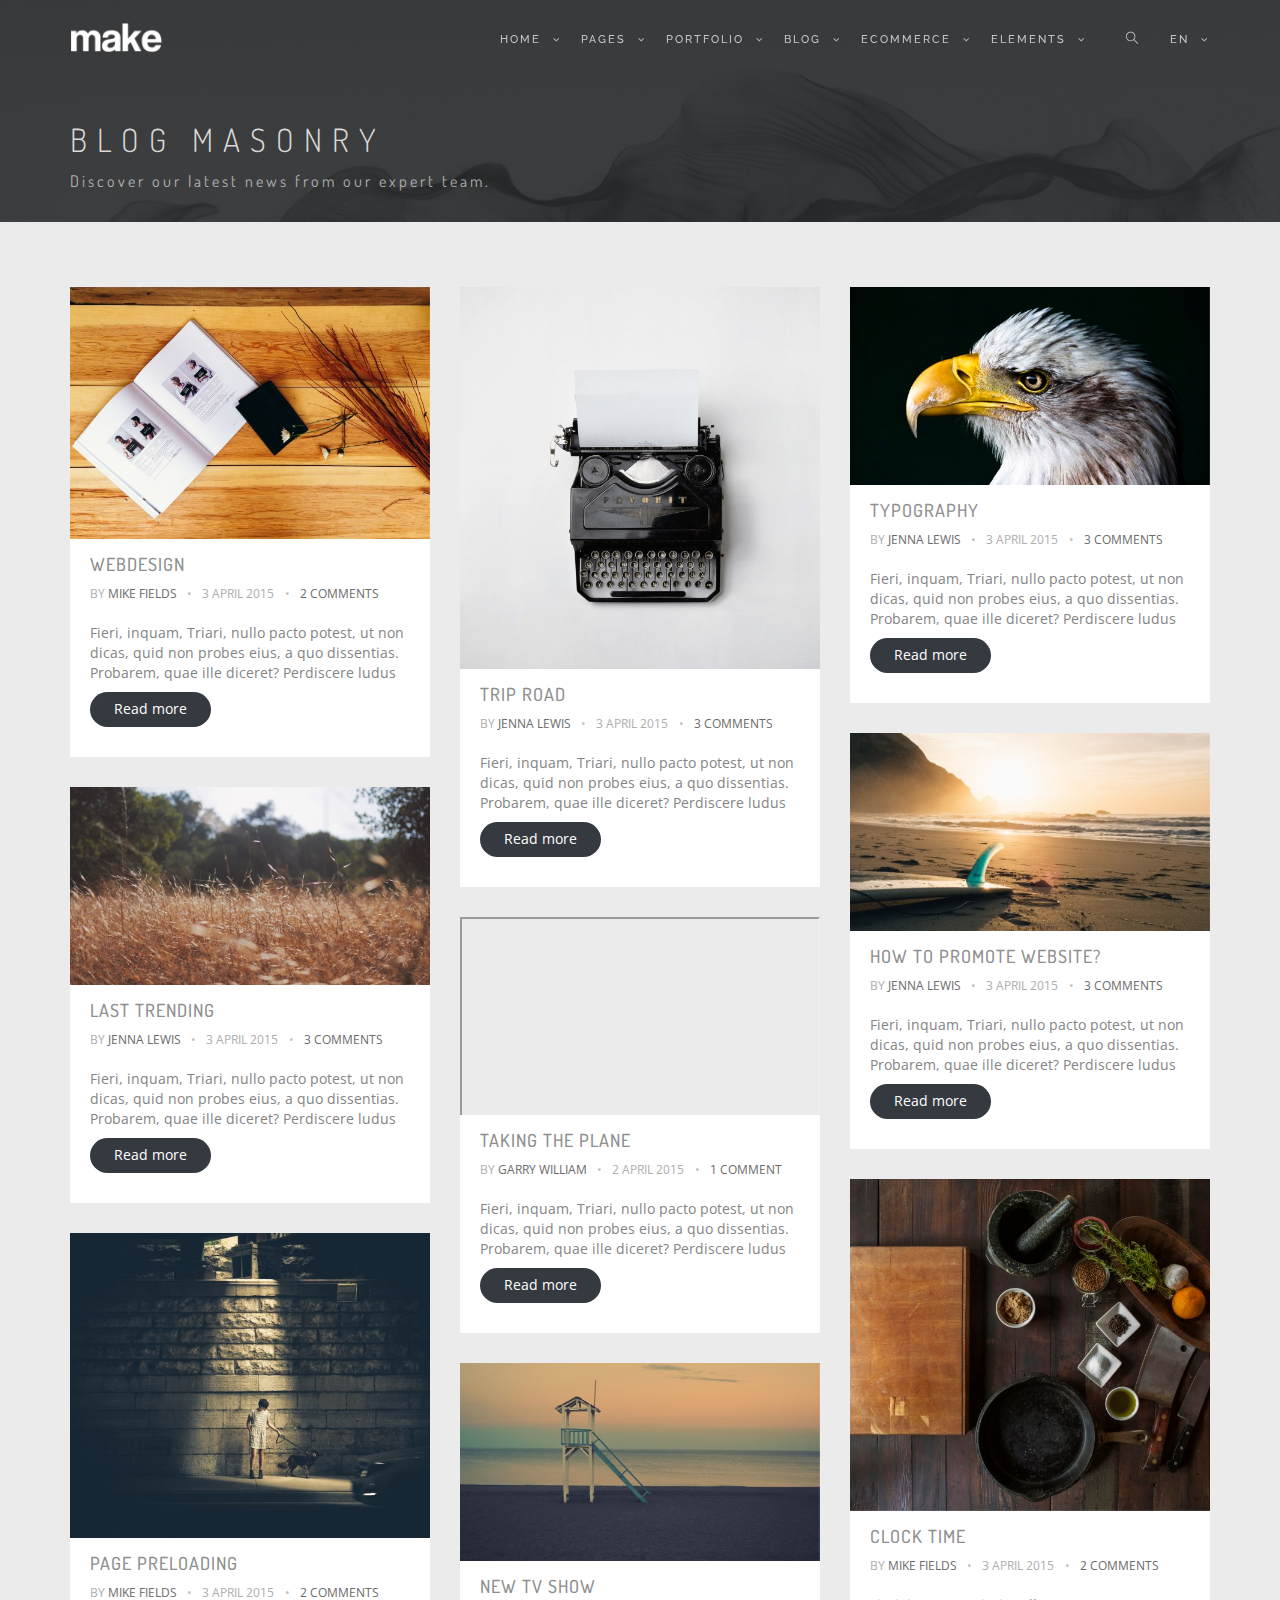
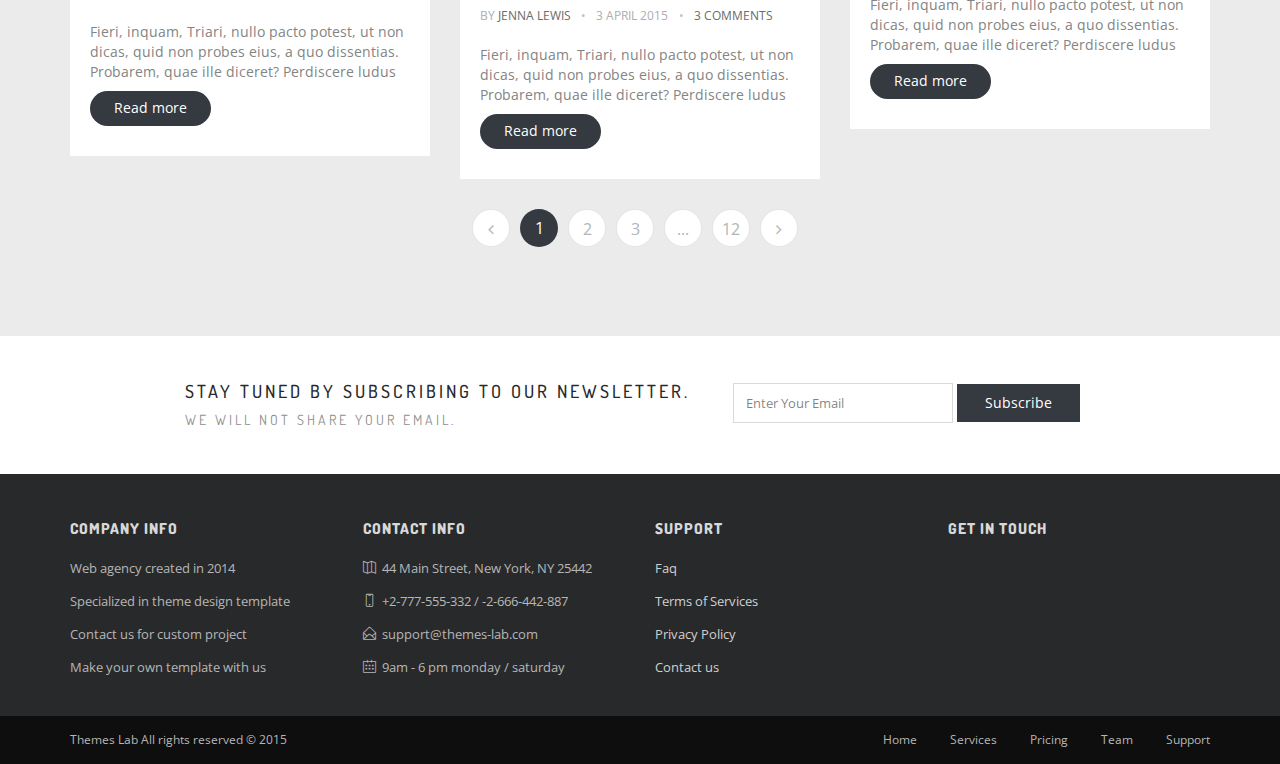
<file: blog/index.html>
<!DOCTYPE HTML>
<html lang="en-US">
  <head>
    <title>Make Frontend Website</title>
    <meta charset="utf-8">
    <meta name="viewport" content="width=device-width, initial-scale=1.0">
    <link rel="shortcut icon" href="../common-files/images/favicon.png" type="image/png">
    <link rel="stylesheet" href="../common-files/css/style.min.css"/>
    <link rel="stylesheet" id="scheme-source" href="../common-files/css/schemes/gray.css" />
    <!-- BEGIN PAGE STYLE -->
    <link rel="stylesheet" href="../common-files/plugins/owl/owl.carousel.min.css">
    <!-- END PAGE STYLE -->
    <!-- [if lt IE 9]>
      <script src="http://oss.maxcdn.com/libs/html5shiv/3.7.0/html5shiv.js"></script>
      <script src="http://oss.maxcdn.com/libs/respond.js/1.4.2/respond.min.js"></script>
    <![endif] -->
  </head>
  <body>
    <!-- BEGIN PRELOADER -->
    <div class="loader-overlay">
      <div class="spinner">
        <div class="bounce1"></div>
        <div class="bounce2"></div>
        <div class="bounce3"></div>
      </div>
    </div>
    <!-- END PRELOADER -->

    <!--  Begin Topbar simple -->
    <div class="topnav fixed-topnav transparent">
      <form action="#" class="form-search" method="get" role="form">
        <div class="container">
          <div class="search-inner clearfix">
            <i class="fa fa-search"></i>
            <input type="text" placeholder="Search" name="s" class="search-input" autocomplete="off">
            <input type="submit" value="Search">
            <div class="search-close">
              <a href="#"><i class="line-icon-close"></i></a>
            </div>
          </div>
        </div>
      </form>
      <div class="section">
        <div id="topbar-hold" class="nav-hold container">
          <nav class="navbar" role="navigation">
            <div class="navbar-header">
              <button type="button" class="navbar-toggle collapsed" data-toggle="collapse" data-target=".navbar-collapse">
              <span class="sr-only">Toggle navigation</span>
              <span class="icon-bar"></span>
              <span class="icon-bar"></span>
              <span class="icon-bar"></span>
              </button>
              <!-- Site Name -->
              <a class="site-name navbar-brand" href="../homepage/index-slider-parallax.html"></a>
            </div>
            <!-- Main Navigation menu Starts -->
            <div class="navbar-collapse collapse">
              <ul class="nav navbar-nav navbar-right">
                <li class="dropdown full-width">
                  <a href="#" class="dropdown-toggle top-menu" data-toggle="dropdown" data-hover="dropdown" data-close-others="false">Home</a>
                  <ul class="dropdown-menu grid-4 ">
                    <li>
                      <ul>
                        <li><span class="menu-title">Multi Pages</span></li>
                        <li><a href="../homepage/index-bg-slider-fullheight.html">Background Slider</a></li>
                        <li><a href="../homepage/index-corporate.html">Corporate</a></li>
                        <li><a href="../homepage/index-image-parallax.html">Parallax Image</a></li>
                        <li><a href="../homepage/index-image-parallax-fullheight.html">Parallax FullHeight</a></li>
                        <li><a href="../homepage/index-text-rotator.html">Text rotator</a></li>
                        <li><a href="../homepage/index-animated-fullheight.html">Background Animated</a></li>
                      </ul>
                    </li>
                    <li>
                      <ul>
                        <li>&nbsp;</li>
                        <li><a href="../homepage/onepage-slider.html">Slider</a></li>
                        <li><a href="../homepage/index-slider-fullheight.html">Slider Full Height</a></li>
                        <li><a href="../homepage/index-slider-parallax.html">Slider Revolution Parallax</a></li>
                        <li><a href="../homepage/index-slider-fullheight-with-space.html">Page Bordered</a></li>
                        <li><a href="../homepage/index-video-fullheight-play-btn.html">Video With Play Button</a></li>
                        <li><a href="../homepage/index-video-fullheight.html">Video Autoplay</a></li>
                      </ul>
                    </li>
                    <li>
                      <ul>
                        <li><span class="menu-title">One Page</span></li>
                        <li><a href="../onepage/onepage-bg-slider-fullheight.html">Background Slider</a></li>
                        <li><a href="../onepage/onepage-corporate.html">Corporate</a></li>
                        <li><a href="../onepage/onepage-image-parallax.html">Parallax Image</a></li>
                        <li><a href="../onepage/onepage-image-parallax-fullheight.html">Parallax FullHeight</a></li>
                        <li><a href="../onepage/onepage-text-rotator.html">Text rotator</a></li>
                        <li><a href="../onepage/onepage-animated-fullheight.html">Background Animated</a></li>
                      </ul>
                    </li>
                    <li>
                      <ul>
                        <li>&nbsp;</li>
                        <li><a href="../onepage/onepage-slider.html">Slider</a></li>
                        <li><a href="../onepage/onepage-slider-fullheight.html">Slider Full Height</a></li>
                        <li><a href="../onepage/onepage-slider-parallax.html">Slider Revolution Parallax</a></li>
                        <li><a href="../onepage/onepage-slider-fullheight-with-space.html">Page Bordered</a></li>
                        <li><a href="../onepage/onepage-video-fullheight-play-btn.html">Video With Play Button</a></li>
                        <li><a href="../onepage/onepage-video-fullheight.html">Video Autoplay</a></li>
                      </ul>
                    </li>
                  </ul>
                </li>
                <li class="dropdown full-width">
                  <a href="#" class="dropdown-toggle top-menu" data-toggle="dropdown" data-hover="dropdown" data-close-others="false">Pages</a>
                  <ul class="dropdown-menu">
                    <li class="full-li">
                      <p>Make Theme comes with 70+ amazing demos pages ready to use.</p>
                      <a href="../../start.html" class="btn-navbar btn btn-rounded hover-effect">See All Pages</a>
                    </li>
                    <li class="column">
                      <a href="#" class="menu-title">Services</a>
                      <ul>
                        <li><a href="../services/services-2-columns.html">Services 2 Columns</a></li>
                        <li><a href="../services/services-3-columns.html">Services 3 Columns</a></li>
                        <li><a href="../services/services-tabs.html">Services Tabs</a></li>
                        <li><a href="../services/services-3-columns-dark.html">Services Dark</a></li>
                      </ul>
                    </li>
                    <li class="column">
                      <a href="#" class="menu-title">Team</a>
                      <ul>
                        <li><a href="../team/team-rounded.html">Team Rounded</a></li>
                        <li><a href="../team/team-square.html">Team Square</a></li>
                        <li><a href="../team/team-dark.html">Team Dark</a></li>
                        <li><a href="../team/team-single.html">Team Single</a></li>
                      </ul>
                    </li>
                    <li class="column">
                      <a href="#" class="menu-title">Pricing</a>
                      <ul>
                        <li><a href="../pricing-table/pricing-3-columns.html">Pricing 3 Columns</a></li>
                        <li><a href="../pricing-table/pricing-4-columns.html">Pricing 4 Columns</a></li>
                        <li><a href="../pricing-table/pricing-no-space.html">Pricing Collapsed</a></li>
                        <li><a href="../pricing-table/pricing-with-icon.html">Pricing with Icons</a></li>
                      </ul>
                    </li>
                    <li class="column">
                      <a href="#" class="menu-title">Contact</a>
                      <ul>
                        <li><a href="../contact/contact-full-map.html">Contact Full Map</a></li>
                        <li><a href="../contact/contact-3-columns.html">Contact 3 Columns</a></li>
                        <li><a href="../contact/contact-map-bottom.html">Contact Map Bottom</a></li>
                        <li><a href="../contact/contact-map-side.html">Contact Side Map</a></li>
                      </ul>
                    </li>
                    <li class="column">
                      <a href="#" class="menu-title">User</a>
                      <ul>
                        <li><a href="../user/user-login.html">Login</a></li>
                        <li><a href="../user/user-register.html">Register</a></li>
                        <li><a href="../user/user-password-recover.html">Password Recover</a></li>
                        <li><a href="../user/user-account.html">My Account</a></li>
                      </ul>
                    </li>
                    <li>
                      <a href="#" class="menu-title">Various</a>
                      <ul>
                        <li><a href="../various/page-coming-soon.html">Under Construction</a></li>
                        <li><a href="../various/page-404.html">Error 404</a></li>
                        <li><a href="../various/page-faq.html">FAQ</a></li>
                      </ul>
                    </li>
                  </ul>
                </li>
                <li class="dropdown full-width">
                  <a href="#" class="dropdown-toggle top-menu" data-toggle="dropdown" data-hover="dropdown" data-close-others="false">Portfolio</a>
                  <ul class="dropdown-menu grid-4">
                    <li class="full-li">
                      <p>You can change header style easily by changing element or using builder.</p>
                      <a href="../../builder/index.html" class="btn-navbar btn btn-rounded hover-effect">Customize with Builder</a>
                    </li>
                    <li>
                      <a href="#" class="menu-title">Text and Space</a>
                      <ul>
                        <li><a href="../portfolio/portfolio-boxed-text-2-columns.html">Boxed 2 Columns</a></li>
                        <li><a href="../portfolio/portfolio-boxed-text-3-columns.html">Boxed 3 Columns</a></li>
                        <li><a href="../portfolio/portfolio-boxed-text-4-columns.html">Boxed 4 Columns</a></li>
                        <li><a href="../portfolio/portfolio-wide-text-3-columns.html">Wide 3 Columns</a></li>
                        <li><a href="../portfolio/portfolio-wide-text-4-columns.html">Wide 4 Columns</a></li>
                        <li><a href="../portfolio/portfolio-wide-text-5-columns.html">Wide 5 Columns</a></li>
                      </ul>
                    </li>
                    <li>
                      <a href="#" class="menu-title">Gallery with Space</a>
                      <ul>
                        <li><a href="../portfolio/portfolio-boxed-2-columns-with-space.html">Boxed 2 Columns</a></li>
                        <li><a href="../portfolio/portfolio-boxed-3-columns-with-space.html">Boxed 3 Columns</a></li>
                        <li><a href="../portfolio/portfolio-boxed-4-columns-with-space.html">Boxed 4 Columns</a></li>
                        <li><a href="../portfolio/portfolio-wide-3-columns-with-space.html">Wide 3 Columns</a></li>
                        <li><a href="../portfolio/portfolio-wide-4-columns-with-space.html">Wide 4 Columns</a></li>
                        <li><a href="../portfolio/portfolio-wide-5-columns-with-space.html">Wide 5 Columns</a></li>
                      </ul>
                    </li>
                    <li>
                      <a href="#" class="menu-title">Gallery No Space</a>
                      <ul>
                        <li><a href="../portfolio/portfolio-boxed-2-columns-no-space.html">Boxed 2 Columns</a></li>
                        <li><a href="../portfolio/portfolio-boxed-3-columns-no-space.html">Boxed 3 Columns</a></li>
                        <li><a href="../portfolio/portfolio-boxed-4-columns-no-space.html">Boxed 4 Columns</a></li>
                        <li><a href="../portfolio/portfolio-wide-3-columns-no-space.html">Wide 3 Columns</a></li>
                        <li><a href="../portfolio/portfolio-wide-4-columns-no-space.html">Wide 4 Columns</a></li>
                        <li><a href="../portfolio/portfolio-wide-5-columns-no-space.html">Wide 5 Columns</a></li>
                      </ul>
                    </li>
                    <li>
                      <a href="#" class="menu-title">Single Project</a>
                      <ul>
                        <li><a href="../portfolio/portfolio-single-full-height.html">Full Height</a></li>
                        <li><a href="../portfolio/portfolio-single-full-width.html">Full Width Slider</a></li>
                        <li><a href="../portfolio/portfolio-single-small.html">Small Slider</a></li>
                        <li><a href="../portfolio/portfolio-single-boxed.html">Boxed Slider</a></li>
                        <li><a href="../portfolio/portfolio-single-fixed-text.html">Fixed Text</a></li>
                        <li><a href="../portfolio/portfolio-single-gallery.html">Gallery</a></li>
                      </ul>
                    </li>
                  </ul>
                </li>
                <li class="dropdown">
                  <a href="#" class="dropdown-toggle top-menu" data-toggle="dropdown" data-hover="dropdown" data-close-others="false">Blog</a>
                  <ul class="dropdown-menu">
                    <li class="dropdown">
                      <a href="#" class="dropdown-toggle" data-delay="0" data-hover="dropdown" data-close-others="false">Classic</a>
                      <ul class="dropdown-menu">
                        <li><a href="blog-classic-left.html">Sidebar Left</a></li>
                        <li><a href="blog-classic-right.html">Sidebar Right</a></li>
                        <li><a href="blog-classic-fullwidth.html">Fullwidth</a></li>
                      </ul>
                    </li>
                    <li class="dropdown">
                      <a href="#" class="dropdown-toggle" data-delay="0" data-hover="dropdown" data-close-others="false">Masonry</a>
                      <ul class="dropdown-menu">
                        <li><a href="blog-masonry-2-columns.html">2 Columns</a></li>
                        <li><a href="blog-masonry-3-columns.html">3 Columns</a></li>
                        <li><a href="blog-masonry-4-columns.html">4 Columns</a></li>
                      </ul>
                    </li>
                    <li class="dropdown">
                      <a href="#" class="dropdown-toggle" data-delay="0" data-hover="dropdown" data-close-others="false">Grid</a>
                      <ul class="dropdown-menu">
                        <li><a href="blog-grid-2-columns.html">2 Columns</a></li>
                        <li><a href="blog-grid-3-columns.html">3 Columns</a></li>
                        <li><a href="blog-grid-4-columns.html">4 Columns</a></li>
                      </ul>
                    </li>
                    <li class="dropdown">
                      <a href="#" class="dropdown-toggle" data-delay="0" data-hover="dropdown" data-close-others="false">Single</a>
                      <ul class="dropdown-menu">
                        <li><a href="blog-single-fullwidth.html">Full Width</a></li>
                        <li><a href="blog-single-sidebar-left.html">Sidebar Left</a></li>
                        <li><a href="blog-single-sidebar-right.html">Sidebar Right</a></li>
                      </ul>
                    </li>
                  </ul>
                </li>
                <li class="dropdown">
                  <a href="#" class="dropdown-toggle top-menu" data-toggle="dropdown" data-hover="dropdown" data-close-others="false">Ecommerce</a>
                  <ul class="dropdown-menu">
                    <li><a href="../ecommerce/ecommerce-products-list.html">Products List</a></li>
                    <li><a href="../ecommerce/ecommerce-product-details.html">Product Page</a></li>
                    <li><a href="../ecommerce/ecommerce-shopping-cart.html">Shopping Cart</a></li>
                    <li><a href="../ecommerce/ecommerce-faq.html">FAQ</a></li>
                    <li><a href="../ecommerce/ecommerce-terms.html">Terms &amp; Conditions</a></li>
                    <li><a href="../ecommerce/ecommerce-wishlist.html">Wishlist</a></li>
                  </ul>
                </li>
                <li class="dropdown full-width">
                  <a href="#" class="dropdown-toggle top-menu" data-toggle="dropdown" data-hover="dropdown" data-close-others="false">Elements</a>
                  <ul class="dropdown-menu grid-4 ">
                    <li>
                      <ul>
                        <li><span class="menu-title">Common Elements</span></li>
                        <li><a href="../elements/pricing-tables.html">Pricing Tables</a></li>
                        <li><a href="../elements/animations.html">Animations</a></li>
                        <li><a href="../elements/accordion-tabs.html">Tabs &amp; Accordion</a></li>
                        <li><a href="../elements/buttons.html">Buttons</a></li>
                        <li><a href="../elements/icons.html">Icons</a></li>
                        <li><a href="../elements/grid.html">Grid System</a></li>
                      </ul>
                    </li>
                    <li>
                      <ul>
                        <li>&nbsp;</li>
                        <li><a href="../elements/progress-bar.html">Progress Bars</a></li>
                        <li><a href="../elements/forms.html">Forms</a></li>
                        <li><a href="../elements/tables.html">Tables</a></li>
                        <li><a href="../elements/typography.html">Typography</a></li>
                        <li><a href="../elements/helper-classes.html">Helper Classes</a></li>
                        <li>&nbsp;</li>
                      </ul>
                    </li>
                    <li>
                      <ul>
                        <li><span class="menu-title">Navigation &amp; Footer</span></li>
                        <li><a href="../elements/navigations-overview.html">Navigations Overview</a></li>
                        <li><a href="../elements/navigation-address-search-colored.html">Adress &amp; Search</a></li>
                        <li><a href="../elements/navigation-phone-social.html">Phone &amp; Social</a></li>
                        <li><a href="../elements/navigation-white.html">Simple White</a></li>
                        <li><a href="../elements/navigation-logo-center-transparent.html">Logo Center</a></li>
                        <li><a href="../elements/navigation-dark-not-fixed.html">Dark Not Fixed</a></li>
                        <li><a href="../elements/navigation-transparent-fullwidth.html">Fullwidth Option</a></li>
                      </ul>
                    </li>
                    <li>
                      <ul>
                        <li>&nbsp;</li>
                        <li><a href="../elements/footers-overview.html">Footers Overview</a></li>
                        <li><a href="../elements/footer-dark-3-columns.html">3 Columns Dark</a></li>
                        <li><a href="../elements/footer-light-3-columns.html">3 Columns Light</a></li>
                        <li><a href="../elements/footer-dark-newsletter.html">Subscribe newsletter</a></li>
                        <li><a href="../elements/footer-dark-contact-form.html">With contact form</a></li>
                        <li><a href="../elements/footer-dark-social.html">Social &amp; Logo Only</a></li>
                        <li><a href="../elements/footer-dark-copyright.html">Copyright Only</a></li>
                      </ul>
                    </li>
                  </ul>
                </li>
                <li class="li-search"><a href="#" class="toggle-search"><i class="line-icon-magnifier"></i></a></li>
                <li class="dropdown">
                  <a href="#" class="dropdown-toggle top-menu lang" data-toggle="dropdown" data-hover="dropdown" data-close-others="false">EN</a>
                  <ul class="dropdown-menu">
                    <li><a data-lang="es" class="lang" href="#">ES</a></li>
                    <li><a data-lang="fr" class="lang" href="#">FR</a></li>
                    <li><a data-lang="it" class="lang" href="#">IT</a></li>
                  </ul>
                </li>
              </ul>
            </div>
            <!-- Main Navigation menu ends-->
          </nav>
        </div>
      </div>
    </div>
    <!--  End Topbar simple -->

    <!-- Begin Header Image -->
    <header class="center header-sm bg-dark" data-img="bg/smoke2.png">
      <div class="container fade-text">
        <div class="top-text">
          <h1 class="header-title text-left">Blog Masonry</h1>
          <p class="header-message">Discover our latest news from our expert team.</p>
        </div>
      </div>
    </header>
    <!-- End Header Image -->

    <!-- Begin  Blog List -->
    <section class="section-blog blog-list blog-grid clearfix bg-gray-light">
      <div class="container">
        <div class="row">
          <div class="col-md-12">
            <div class="row blog-masonry clearfix">
              <div class="col-md-4 col-sm-6">
                <div class="post">
                  <div class="post-thumbnail">
                    <figure>
                        <img src="../common-files/images/blog/13.jpg" alt="post 13">
                      </figure>
                  </div>
                  <div class="post-text">
                    <h2 class="post-title"><a href="blog-single-left.html">Webdesign</a></h2>
                    <div class="post-meta">
                      By <a href="#">Mike Fields</a>  3 April 2015 <a href="#" class="comments">2 Comments</a>
                    </div>
                    <div class="post-excerpt">
                      <p>Fieri, inquam, Triari, nullo pacto potest, ut non dicas, quid non probes eius, a quo dissentias. Probarem, quae ille diceret? Perdiscere ludus esset.
                      Inter has ruinarum varietates a Nisibit imperiale praeceptum, dispic.</p>
                    </div>
                    <div class="post-more">
                      <a href="blog-single-right.html" class="btn btn-dark btn-rounded hover-effect">Read more</a>
                    </div>
                  </div>
                </div>
                <div class="post">
                  <div class="post-thumbnail">
                    <a href="blog-single-left.html">
                      <figure>
                        <img src="../common-files/images/blog/1.jpg" alt="post 1">
                      </figure>
                    </a>
                  </div>
                  <div class="post-text">
                    <h2 class="post-title"><a href="blog-single-left.html">Last trending</a></h2>
                    <div class="post-meta">
                      By <a href="#">Jenna Lewis</a>  3 April 2015 <a href="#" class="comments">3 Comments</a>
                    </div>
                    <div class="post-excerpt">
                      <p>Fieri, inquam, Triari, nullo pacto potest, ut non dicas, quid non probes eius, a quo dissentias. Probarem, quae ille diceret? Perdiscere ludus esset.
                      Inter has ruinarum praeceptum, dispic.</p>
                    </div>
                    <div class="post-more">
                      <a href="blog-single-right.html" class="btn btn-dark btn-rounded hover-effect">Read more</a>
                    </div>
                  </div>
                </div>
                <div class="post">
                  <div class="post-thumbnail">
                    <figure>
                      <img src="../common-files/images/blog/12.jpg" alt="post 12">
                    </figure>
                  </div>
                  <div class="post-text">
                    <h2 class="post-title"><a href="blog-single-left.html">Page Preloading</a></h2>
                    <div class="post-meta">
                      By <a href="#">Mike Fields</a>  3 April 2015 <a href="#" class="comments">2 Comments</a>
                    </div>
                    <div class="post-excerpt">
                      <p>Fieri, inquam, Triari, nullo pacto potest, ut non dicas, quid non probes eius, a quo dissentias. Probarem, quae ille diceret? Perdiscere ludus esset.
                      Inter has ruinarum varietates a Nisibit imperiale praeceptum, dispic.</p>
                    </div>
                    <div class="post-more">
                      <a href="blog-single-right.html" class="btn btn-dark btn-rounded hover-effect">Read more</a>
                    </div>
                  </div>
                </div>
              </div>
              <div class="col-md-4 col-sm-6">
                <div class="post">
                  <div class="post-thumbnail">
                    <a href="blog-single-left.html">
                      <figure>
                        <img src="../common-files/images/blog/14.jpg" alt="post 14">
                      </figure>
                    </a>
                  </div>
                  <div class="post-text">
                    <h2 class="post-title"><a href="blog-single-left.html">Trip Road</a></h2>
                    <div class="post-meta">
                      By <a href="#">Jenna Lewis</a>  3 April 2015 <a href="#" class="comments">3 Comments</a>
                    </div>
                    <div class="post-excerpt">
                      <p>Fieri, inquam, Triari, nullo pacto potest, ut non dicas, quid non probes eius, a quo dissentias. Probarem, quae ille diceret? Perdiscere ludus esset.
                      Inter has ruinarum praeceptum, dispic.</p>
                    </div>
                    <div class="post-more">
                      <a href="blog-single-right.html" class="btn btn-dark btn-rounded hover-effect">Read more</a>
                    </div>
                  </div>
                </div>
                <div class="post">
                  <div class="post-thumbnail video">
                    <iframe src="http://player.vimeo.com/video/25708134?title=0&amp;byline=0&amp;portrait=0" width="400" height="225"></iframe>
                  </div>
                  <div class="post-text">
                    <h2 class="post-title"><a href="blog-single-left.html">Taking the plane</a></h2>
                    <div class="post-meta">
                      By <a href="#">Garry William</a>  2 April 2015 <a href="#" class="comments">1 Comment</a>
                    </div>
                    <div class="post-excerpt">
                      <p>Fieri, inquam, Triari, nullo pacto potest, ut non dicas, quid non probes eius, a quo dissentias. Probarem, quae ille diceret? Perdiscere ludus esset.
                      Inter has ruinarum varietates a Nisibi quam tuebatur accitus Vrsicinus, cui nos obsecuturos iunxerat imperiale praeceptum, dispic.</p>
                    </div>
                    <div class="post-more">
                      <a href="blog-single-right.html" class="btn btn-dark btn-rounded hover-effect">Read more</a>
                    </div>
                  </div>
                </div>
                <div class="post">
                  <div class="post-thumbnail">
                    <a href="blog-single-left.html">
                      <figure>
                        <img src="../common-files/images/blog/3.jpg" alt="post 3">
                      </figure>
                    </a>
                  </div>
                  <div class="post-text">
                    <h2 class="post-title"><a href="blog-single-left.html">New TV Show</a></h2>
                    <div class="post-meta">
                      By <a href="#">Jenna Lewis</a>  3 April 2015 <a href="#" class="comments">3 Comments</a>
                    </div>
                    <div class="post-excerpt">
                      <p>Fieri, inquam, Triari, nullo pacto potest, ut non dicas, quid non probes eius, a quo dissentias. Probarem, quae ille diceret? Perdiscere ludus esset.
                      Inter has ruinarum praeceptum, dispic.</p>
                    </div>
                    <div class="post-more">
                      <a href="blog-single-right.html" class="btn btn-dark btn-rounded hover-effect">Read more</a>
                    </div>
                  </div>
                </div>
              </div>
              <div class="col-md-4 col-sm-6">
                <div class="post">
                  <div class="post-thumbnail">
                    <a href="blog-single-left.html">
                      <figure>
                        <img src="../common-files/images/blog/5.jpg" alt="post 5">
                      </figure>
                    </a>
                  </div>
                  <div class="post-text">
                    <h2 class="post-title"><a href="blog-single-left.html">Typography</a></h2>
                    <div class="post-meta">
                      By <a href="#">Jenna Lewis</a>  3 April 2015 <a href="#" class="comments">3 Comments</a>
                    </div>
                    <div class="post-excerpt">
                      <p>Fieri, inquam, Triari, nullo pacto potest, ut non dicas, quid non probes eius, a quo dissentias. Probarem, quae ille diceret? Perdiscere ludus esset.
                      Inter has ruinarum praeceptum, dispic.</p>
                    </div>
                    <div class="post-more">
                      <a href="blog-single-right.html" class="btn btn-dark btn-rounded hover-effect">Read more</a>
                    </div>
                  </div>
                </div>
                <div class="post">
                  <div class="post-thumbnail">
                    <a href="blog-single-left.html">
                      <figure>
                        <img src="../common-files/images/blog/6.jpg" alt="post 6">
                      </figure>
                    </a>
                  </div>
                  <div class="post-text">
                    <h2 class="post-title"><a href="blog-single-left.html">How to promote website?</a></h2>
                    <div class="post-meta">
                      By <a href="#">Jenna Lewis</a>  3 April 2015 <a href="#" class="comments">3 Comments</a>
                    </div>
                    <div class="post-excerpt">
                      <p>Fieri, inquam, Triari, nullo pacto potest, ut non dicas, quid non probes eius, a quo dissentias. Probarem, quae ille diceret? Perdiscere ludus esset.
                      Inter has ruinarum praeceptum, dispic.</p>
                    </div>
                    <div class="post-more">
                      <a href="blog-single-right.html" class="btn btn-dark btn-rounded hover-effect">Read more</a>
                    </div>
                  </div>
                </div>
                <div class="post">
                  <div class="post-thumbnail">
                    <figure>
                        <img src="../common-files/images/blog/11.jpg" alt="post 11">
                      </figure>
                  </div>
                  <div class="post-text">
                    <h2 class="post-title"><a href="blog-single-left.html">Clock Time</a></h2>
                    <div class="post-meta">
                      By <a href="#">Mike Fields</a>  3 April 2015 <a href="#" class="comments">2 Comments</a>
                    </div>
                    <div class="post-excerpt">
                      <p>Fieri, inquam, Triari, nullo pacto potest, ut non dicas, quid non probes eius, a quo dissentias. Probarem, quae ille diceret? Perdiscere ludus esset.
                      Inter has ruinarum varietates a Nisibit imperiale praeceptum, dispic.</p>
                    </div>
                    <div class="post-more">
                      <a href="blog-single-right.html" class="btn btn-dark btn-rounded hover-effect">Read more</a>
                    </div>
                  </div>
                </div>
              </div>
            </div>
            <div class="pagination">
              <ul>
                <li class="prev"><a href=""><i class="fa fa-angle-left"></i></a></li>
                <li class="active"><a href="">1</a></li>
                <li><a href="">2</a></li>
                <li><a href="">3</a></li>
                <li class="disabled"><a href="">...</a></li>
                <li><a href="">12</a></li>
                <li class="next"><a href=""><i class="fa fa-angle-right"></i></a></li>
              </ul>
            </div>
          </div>
        </div>
      </div>
    </section>
     <!--End  Blog List -->

    <!-- Begin Call to Action Newsletter -->
    <section class="section-call-action newsletter">
      <div class="container">
        <div class="row">
          <div class="col-md-7">
            <h4 class="section-title">Stay Tuned by subscribing to our Newsletter.</h4>
            <p class="section-title c-gray">We will not share your email.</p>
          </div>
          <div class="col-md-5">
            <div class="inline-form">
              <input placeholder="Enter Your Email" class="form-control form-white" type="text">
              <button type="submit" class="btn btn-lg m-b-0 btn-dark">Subscribe</button>
            </div>
          </div>
        </div>
      </div>
    </section>
    <!-- End Call to Action Newsletter -->

    <!-- Begin Footer 3 columns Dark -->
    <div class="section-footer footer-wrap bg-dark">
      <div class="container footer center">
        <div class="row">
          <div class="col-md-3">
            <h4>Company Info</h4>
            <p>Web agency created in 2014</p>
            <p>Specialized in theme design template</p>
            <p>Contact us for custom project</p>
            <p>Make your own template with us</p>
          </div>
          <div class="col-md-3">
            <h4>Contact Info</h4>
            <p><i class="line-icon-map"></i>44 Main Street, New York, NY 25442</p>
            <p><i class="line-icon-screen-smartphone"></i>+2-777-555-332 / -2-666-442-887</p>
            <p><i class="line-icon-envelope-open"></i>support@themes-lab.com</p>
            <p><i class="line-icon-calendar"></i>9am - 6 pm monday / saturday</p>
          </div>
          <div class="col-md-3">
            <h4>Support</h4>
            <p><a href="#">Faq</a></p>
            <p><a href="#">Terms of Services</a></p>
            <p><a href="#">Privacy Policy</a></p>
            <p><a href="#">Contact us</a></p>
          </div>
          <div class="col-md-3">
            <h4>Get In Touch</h4>
            <div class="social-icons social-square">
              <ul class="text-left">
                <li><a href="#" class="animated" data-animation="fadeIn" data-animation-delay="300"><i class="fa fa-facebook"></i></a></li>
                <li><a href="#" class="animated" data-animation="fadeIn" data-animation-delay="500"><i class="fa fa-twitter"></i></a></li>
                <li><a href="#" class="animated" data-animation="fadeIn" data-animation-delay="700"><i class="fa fa-google-plus"></i></a></li>
                <li><a href="#" class="animated" data-animation="fadeIn" data-animation-delay="900"><i class="fa fa-pinterest"></i></a></li>
                <li><a href="#" class="animated" data-animation="fadeIn" data-animation-delay="1000"><i class="fa fa-flickr"></i></a></li>
                <li><a href="#" class="animated" data-animation="fadeIn" data-animation-delay="1200"><i class="fa fa-linkedin"></i></a></li>
              </ul>
            </div>
          </div>
        </div>
      </div>
    </div>
    <!-- End Footer 3 columns Dark -->

    <!-- Begin Copyright Dark -->
    <div class="section-copyright bg-dark">
      <div class="container">
        <div class="row">
          <div class="col-md-6">
            <p>Themes Lab All rights reserved &copy; 2015</p>
          </div>
          <div class="col-md-6">
            <p class="copyright-simple-menu">
              <span>Home</span>
              <span>Services</span>
              <span>Pricing</span>
              <span>Team</span>
              <span>Support</span>
            </p>
          </div>
        </div>
      </div>
    </div>
    <!-- End Copyright Dark -->

    <script src="../common-files/plugins/jquery/jquery-1.11.1.min.js"></script>
    <script src="../common-files/plugins/bootstrap/bootstrap.min.js"></script>
    <script src="../common-files/plugins/modernizr/modernizr.js"></script>
    <script src="../common-files/plugins/retina/retina.min.js"></script>
    <script src="../common-files/plugins/appear/jquery.appear.min.js"></script>
    <script src="../common-files/plugins/smoothscroll/smoothscroll.min.js"></script>
    <script src="../common-files/plugins/smart-menu/jquery.smartmenus.min.js"></script>
    <!-- BEGIN PAGE SCRIPTS -->
    <script src="../common-files/plugins/owl/owl.carousel.min.js"></script>
    <script src="../common-files/plugins/video/jquery.fitvids.js"></script>
    <script src="../common-files/plugins/isotope/isotope.pkgd.min.js"></script>
    <!-- END PAGE SCRIPTS -->
   <script src="../common-files/js/application.js"></script>
  </body>
</html>
</file>
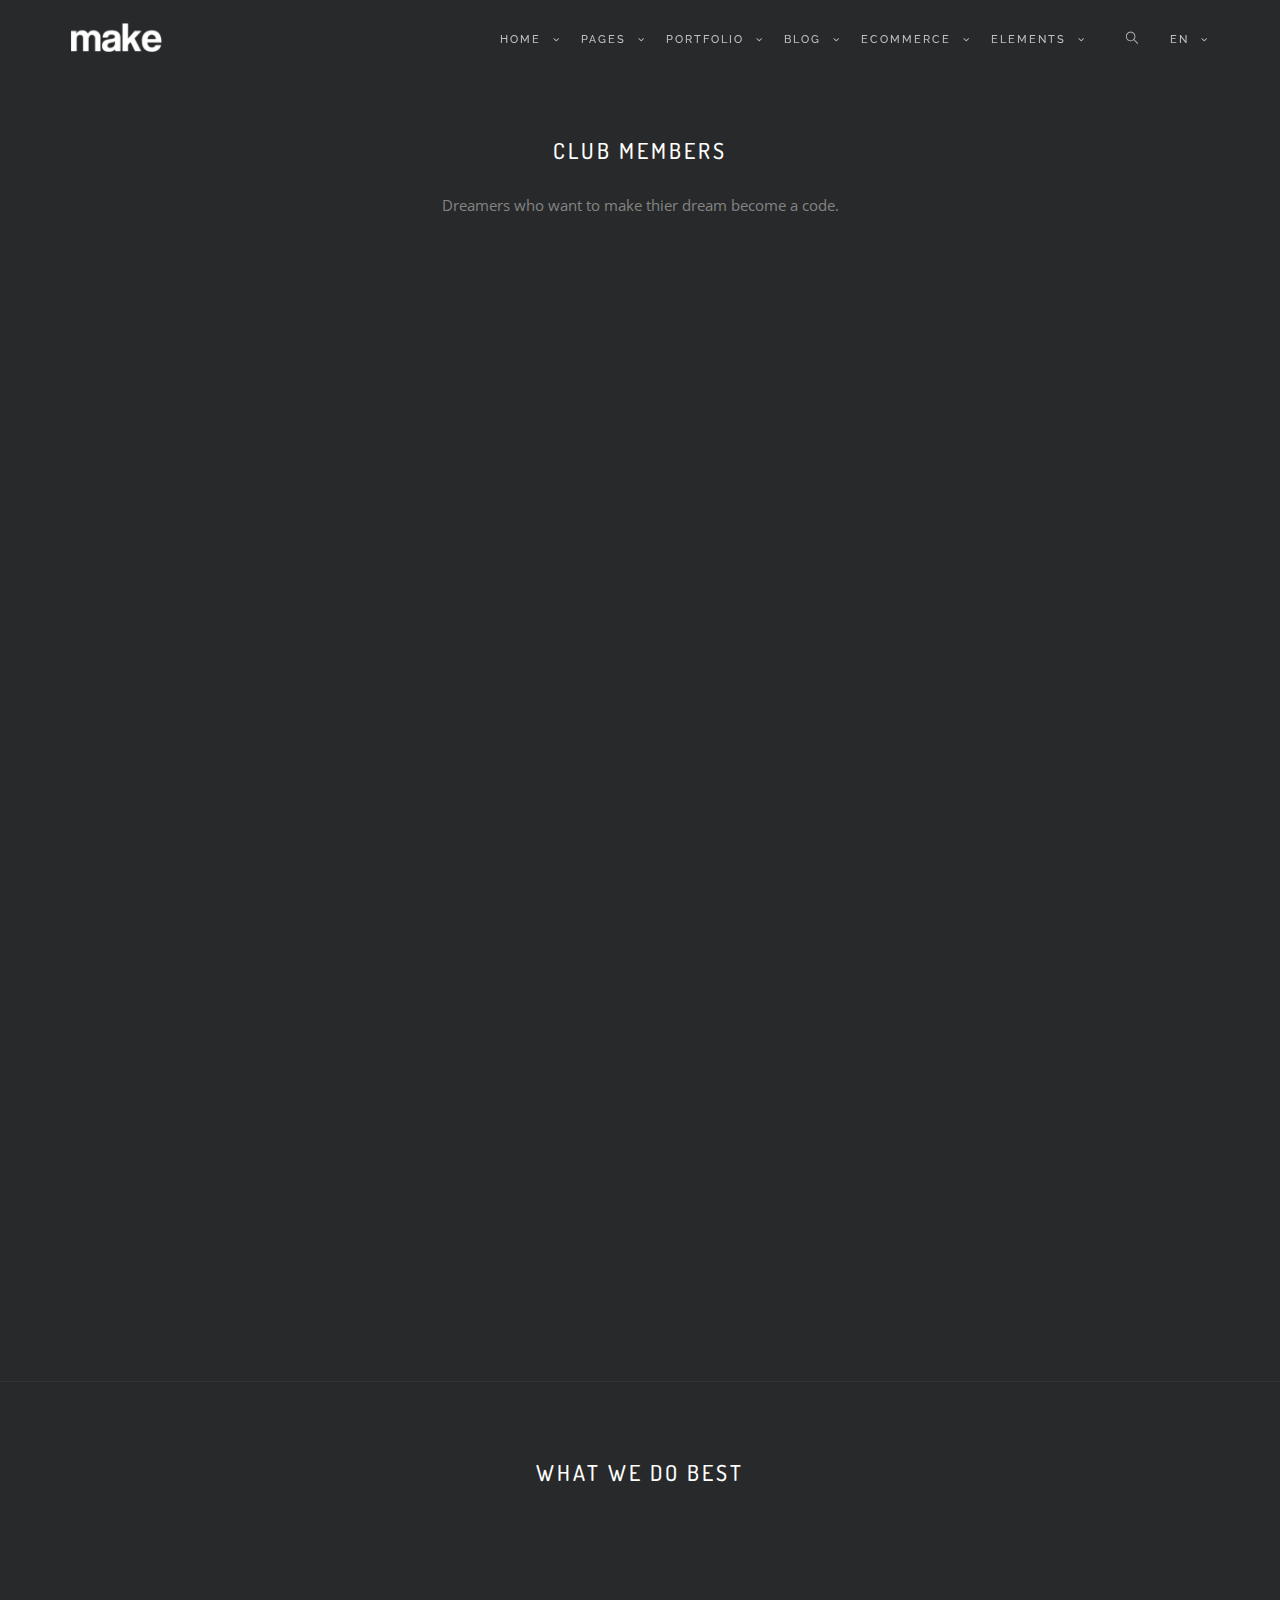
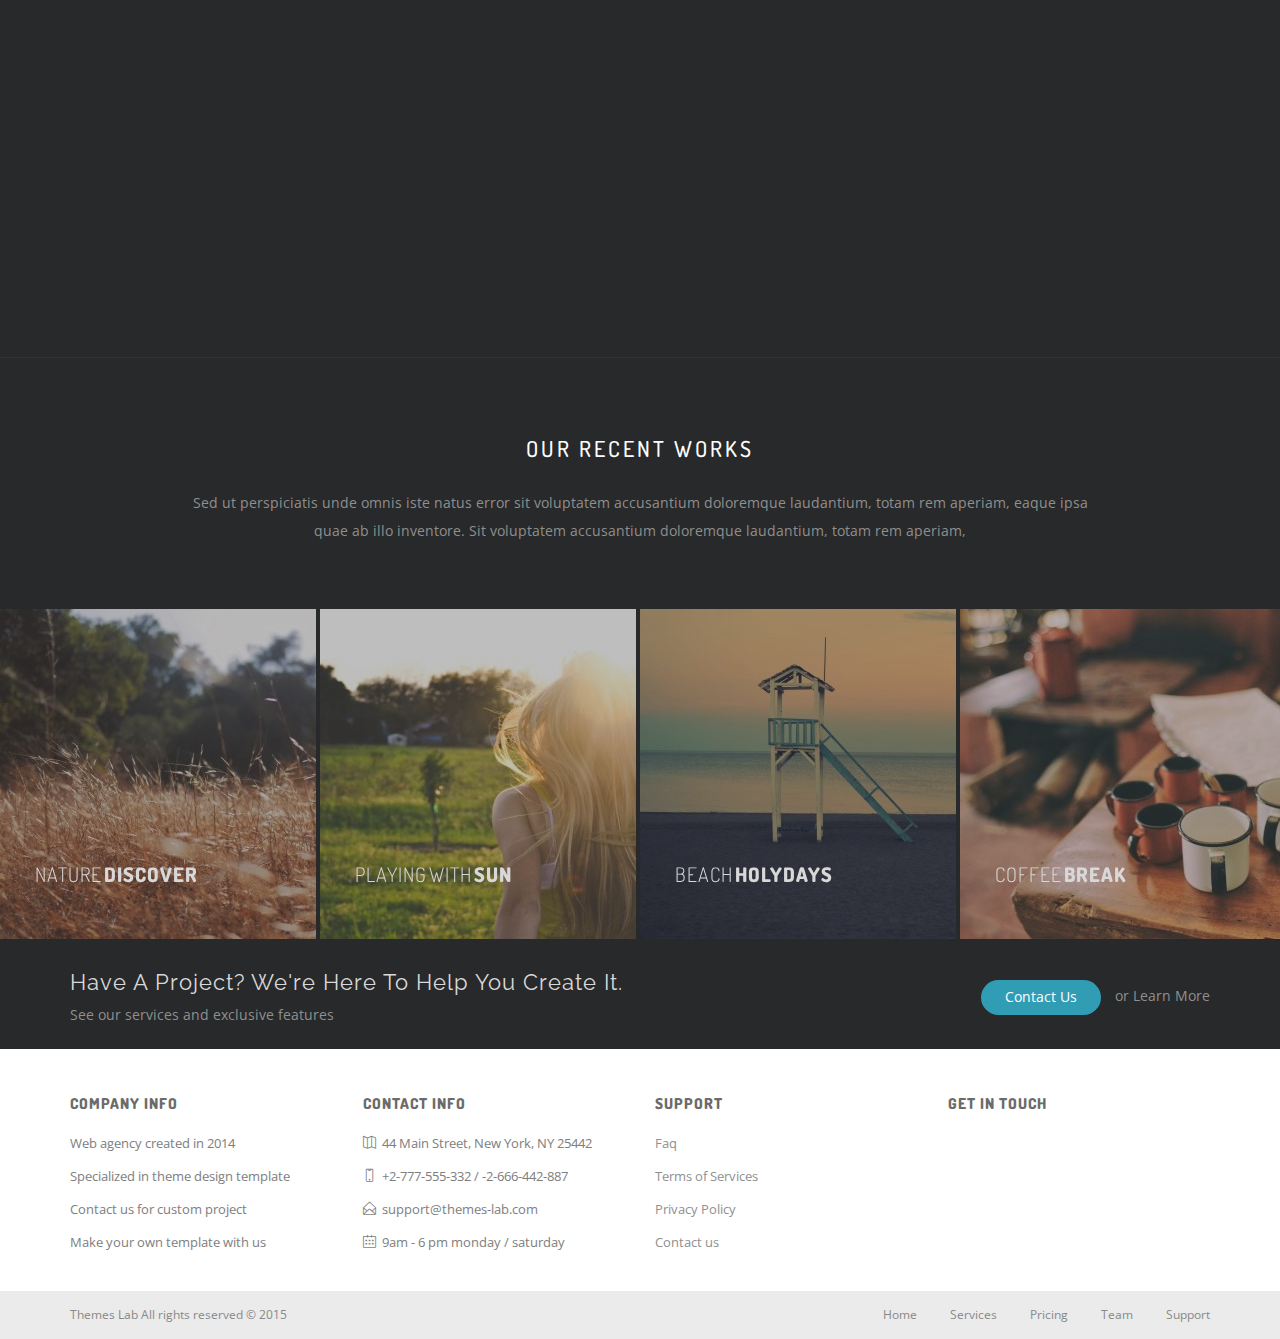
<file: team/index.html>
<!DOCTYPE HTML>
<html lang="en-US">
  <head>
    <title>Make Frontend Website</title>
    <meta charset="utf-8">
    <meta name="viewport" content="width=device-width, initial-scale=1.0">
    <link rel="shortcut icon" href="../common-files/images/favicon.png" type="image/png">
    <link rel="stylesheet" href="../common-files/css/style.min.css"/>
    <link rel="stylesheet" id="scheme-source" href="../common-files/css/schemes/gray.css" />
    <!-- [if lt IE 9]>
      <script src="http://oss.maxcdn.com/libs/html5shiv/3.7.0/html5shiv.js"></script>
      <script src="http://oss.maxcdn.com/libs/respond.js/1.4.2/respond.min.js"></script>
    <![endif] -->
  </head>
  <body>
    <!-- BEGIN PRELOADER -->
    <div class="loader-overlay">
      <div class="spinner">
        <div class="bounce1"></div>
        <div class="bounce2"></div>
        <div class="bounce3"></div>
      </div>
    </div>
    <!-- END PRELOADER -->

    <!--  Begin Topbar simple -->
    <div class="topnav fixed-topnav transparent">
      <form action="#" class="form-search" method="get" role="form">
        <div class="container">
          <div class="search-inner clearfix">
            <i class="fa fa-search"></i>
            <input type="text" placeholder="Search" name="s" class="search-input" autocomplete="off">
            <input type="submit" value="Search">
            <div class="search-close">
              <a href="#"><i class="line-icon-close"></i></a>
            </div>
          </div>
        </div>
      </form>
      <div class="section">
        <div id="topbar-hold" class="nav-hold container">
          <nav class="navbar" role="navigation">
            <div class="navbar-header">
              <button type="button" class="navbar-toggle collapsed" data-toggle="collapse" data-target=".navbar-collapse">
              <span class="sr-only">Toggle navigation</span>
              <span class="icon-bar"></span>
              <span class="icon-bar"></span>
              <span class="icon-bar"></span>
              </button>
              <!-- Site Name -->
              <a class="site-name navbar-brand" href="../homepage/index-slider-parallax.html"></a>
            </div>
            <!-- Main Navigation menu Starts -->
            <div class="navbar-collapse collapse">
              <ul class="nav navbar-nav navbar-right">
                <li class="dropdown full-width">
                  <a href="#" class="dropdown-toggle top-menu" data-toggle="dropdown" data-hover="dropdown" data-close-others="false">Home</a>
                  <ul class="dropdown-menu grid-4 ">
                    <li>
                      <ul>
                        <li><span class="menu-title">Multi Pages</span></li>
                        <li><a href="../homepage/index-bg-slider-fullheight.html">Background Slider</a></li>
                        <li><a href="../homepage/index-corporate.html">Corporate</a></li>
                        <li><a href="../homepage/index-image-parallax.html">Parallax Image</a></li>
                        <li><a href="../homepage/index-image-parallax-fullheight.html">Parallax FullHeight</a></li>
                        <li><a href="../homepage/index-text-rotator.html">Text rotator</a></li>
                        <li><a href="../homepage/index-animated-fullheight.html">Background Animated</a></li>
                      </ul>
                    </li>
                    <li>
                      <ul>
                        <li>&nbsp;</li>
                        <li><a href="../homepage/onepage-slider.html">Slider</a></li>
                        <li><a href="../homepage/index-slider-fullheight.html">Slider Full Height</a></li>
                        <li><a href="../homepage/index-slider-parallax.html">Slider Revolution Parallax</a></li>
                        <li><a href="../homepage/index-slider-fullheight-with-space.html">Page Bordered</a></li>
                        <li><a href="../homepage/index-video-fullheight-play-btn.html">Video With Play Button</a></li>
                        <li><a href="../homepage/index-video-fullheight.html">Video Autoplay</a></li>
                      </ul>
                    </li>
                    <li>
                      <ul>
                        <li><span class="menu-title">One Page</span></li>
                        <li><a href="../onepage/onepage-bg-slider-fullheight.html">Background Slider</a></li>
                        <li><a href="../onepage/onepage-corporate.html">Corporate</a></li>
                        <li><a href="../onepage/onepage-image-parallax.html">Parallax Image</a></li>
                        <li><a href="../onepage/onepage-image-parallax-fullheight.html">Parallax FullHeight</a></li>
                        <li><a href="../onepage/onepage-text-rotator.html">Text rotator</a></li>
                        <li><a href="../onepage/onepage-animated-fullheight.html">Background Animated</a></li>
                      </ul>
                    </li>
                    <li>
                      <ul>
                        <li>&nbsp;</li>
                        <li><a href="../onepage/onepage-slider.html">Slider</a></li>
                        <li><a href="../onepage/onepage-slider-fullheight.html">Slider Full Height</a></li>
                        <li><a href="../onepage/onepage-slider-parallax.html">Slider Revolution Parallax</a></li>
                        <li><a href="../onepage/onepage-slider-fullheight-with-space.html">Page Bordered</a></li>
                        <li><a href="../onepage/onepage-video-fullheight-play-btn.html">Video With Play Button</a></li>
                        <li><a href="../onepage/onepage-video-fullheight.html">Video Autoplay</a></li>
                      </ul>
                    </li>
                  </ul>
                </li>
                <li class="dropdown full-width">
                  <a href="#" class="dropdown-toggle top-menu" data-toggle="dropdown" data-hover="dropdown" data-close-others="false">Pages</a>
                  <ul class="dropdown-menu">
                    <li class="full-li">
                      <p>Make Theme comes with 70+ amazing demos pages ready to use.</p>
                      <a href="../../start.html" class="btn-navbar btn btn-rounded hover-effect">See All Pages</a>
                    </li>
                    <li class="column">
                      <a href="#" class="menu-title">Services</a>
                      <ul>
                        <li><a href="../services/services-2-columns.html">Services 2 Columns</a></li>
                        <li><a href="../services/services-3-columns.html">Services 3 Columns</a></li>
                        <li><a href="../services/services-tabs.html">Services Tabs</a></li>
                        <li><a href="../services/services-3-columns-dark.html">Services Dark</a></li>
                      </ul>
                    </li>
                    <li class="column">
                      <a href="#" class="menu-title">Team</a>
                      <ul>
                        <li><a href="team-rounded.html">Team Rounded</a></li>
                        <li><a href="team-square.html">Team Square</a></li>
                        <li><a href="team-dark.html">Team Dark</a></li>
                        <li><a href="team-single.html">Team Single</a></li>
                      </ul>
                    </li>
                    <li class="column">
                      <a href="#" class="menu-title">Pricing</a>
                      <ul>
                        <li><a href="../pricing-table/pricing-3-columns.html">Pricing 3 Columns</a></li>
                        <li><a href="../pricing-table/pricing-4-columns.html">Pricing 4 Columns</a></li>
                        <li><a href="../pricing-table/pricing-no-space.html">Pricing Collapsed</a></li>
                        <li><a href="../pricing-table/pricing-with-icon.html">Pricing with Icons</a></li>
                      </ul>
                    </li>
                    <li class="column">
                      <a href="#" class="menu-title">Contact</a>
                      <ul>
                        <li><a href="../contact/contact-full-map.html">Contact Full Map</a></li>
                        <li><a href="../contact/contact-3-columns.html">Contact 3 Columns</a></li>
                        <li><a href="../contact/contact-map-bottom.html">Contact Map Bottom</a></li>
                        <li><a href="../contact/contact-map-side.html">Contact Side Map</a></li>
                      </ul>
                    </li>
                    <li class="column">
                      <a href="#" class="menu-title">User</a>
                      <ul>
                        <li><a href="../user/user-login.html">Login</a></li>
                        <li><a href="../user/user-register.html">Register</a></li>
                        <li><a href="../user/user-password-recover.html">Password Recover</a></li>
                        <li><a href="../user/user-account.html">My Account</a></li>
                      </ul>
                    </li>
                    <li>
                      <a href="#" class="menu-title">Various</a>
                      <ul>
                        <li><a href="../various/page-coming-soon.html">Under Construction</a></li>
                        <li><a href="../various/page-404.html">Error 404</a></li>
                        <li><a href="../various/page-faq.html">FAQ</a></li>
                      </ul>
                    </li>
                  </ul>
                </li>
                <li class="dropdown full-width">
                  <a href="#" class="dropdown-toggle top-menu" data-toggle="dropdown" data-hover="dropdown" data-close-others="false">Portfolio</a>
                  <ul class="dropdown-menu grid-4">
                    <li class="full-li">
                      <p>You can change header style easily by changing element or using builder.</p>
                      <a href="../../builder/index.html" class="btn-navbar btn btn-rounded hover-effect">Customize with Builder</a>
                    </li>
                    <li>
                      <a href="#" class="menu-title">Text and Space</a>
                      <ul>
                        <li><a href="../portfolio/portfolio-boxed-text-2-columns.html">Boxed 2 Columns</a></li>
                        <li><a href="../portfolio/portfolio-boxed-text-3-columns.html">Boxed 3 Columns</a></li>
                        <li><a href="../portfolio/portfolio-boxed-text-4-columns.html">Boxed 4 Columns</a></li>
                        <li><a href="../portfolio/portfolio-wide-text-3-columns.html">Wide 3 Columns</a></li>
                        <li><a href="../portfolio/portfolio-wide-text-4-columns.html">Wide 4 Columns</a></li>
                        <li><a href="../portfolio/portfolio-wide-text-5-columns.html">Wide 5 Columns</a></li>
                      </ul>
                    </li>
                    <li>
                      <a href="#" class="menu-title">Gallery with Space</a>
                      <ul>
                        <li><a href="../portfolio/portfolio-boxed-2-columns-with-space.html">Boxed 2 Columns</a></li>
                        <li><a href="../portfolio/portfolio-boxed-3-columns-with-space.html">Boxed 3 Columns</a></li>
                        <li><a href="../portfolio/portfolio-boxed-4-columns-with-space.html">Boxed 4 Columns</a></li>
                        <li><a href="../portfolio/portfolio-wide-3-columns-with-space.html">Wide 3 Columns</a></li>
                        <li><a href="../portfolio/portfolio-wide-4-columns-with-space.html">Wide 4 Columns</a></li>
                        <li><a href="../portfolio/portfolio-wide-5-columns-with-space.html">Wide 5 Columns</a></li>
                      </ul>
                    </li>
                    <li>
                      <a href="#" class="menu-title">Gallery No Space</a>
                      <ul>
                        <li><a href="../portfolio/portfolio-boxed-2-columns-no-space.html">Boxed 2 Columns</a></li>
                        <li><a href="../portfolio/portfolio-boxed-3-columns-no-space.html">Boxed 3 Columns</a></li>
                        <li><a href="../portfolio/portfolio-boxed-4-columns-no-space.html">Boxed 4 Columns</a></li>
                        <li><a href="../portfolio/portfolio-wide-3-columns-no-space.html">Wide 3 Columns</a></li>
                        <li><a href="../portfolio/portfolio-wide-4-columns-no-space.html">Wide 4 Columns</a></li>
                        <li><a href="../portfolio/portfolio-wide-5-columns-no-space.html">Wide 5 Columns</a></li>
                      </ul>
                    </li>
                    <li>
                      <a href="#" class="menu-title">Single Project</a>
                      <ul>
                        <li><a href="../portfolio/portfolio-single-full-height.html">Full Height</a></li>
                        <li><a href="../portfolio/portfolio-single-full-width.html">Full Width Slider</a></li>
                        <li><a href="../portfolio/portfolio-single-small.html">Small Slider</a></li>
                        <li><a href="../portfolio/portfolio-single-boxed.html">Boxed Slider</a></li>
                        <li><a href="../portfolio/portfolio-single-fixed-text.html">Fixed Text</a></li>
                        <li><a href="../portfolio/portfolio-single-gallery.html">Gallery</a></li>
                      </ul>
                    </li>
                  </ul>
                </li>
                <li class="dropdown">
                  <a href="#" class="dropdown-toggle top-menu" data-toggle="dropdown" data-hover="dropdown" data-close-others="false">Blog</a>
                  <ul class="dropdown-menu">
                    <li class="dropdown">
                      <a href="#" class="dropdown-toggle" data-delay="0" data-hover="dropdown" data-close-others="false">Classic</a>
                      <ul class="dropdown-menu">
                        <li><a href="../blog/blog-classic-left.html">Sidebar Left</a></li>
                        <li><a href="../blog/blog-classic-right.html">Sidebar Right</a></li>
                        <li><a href="../blog/blog-classic-fullwidth.html">Fullwidth</a></li>
                      </ul>
                    </li>
                    <li class="dropdown">
                      <a href="#" class="dropdown-toggle" data-delay="0" data-hover="dropdown" data-close-others="false">Masonry</a>
                      <ul class="dropdown-menu">
                        <li><a href="../blog/blog-masonry-2-columns.html">2 Columns</a></li>
                        <li><a href="../blog/blog-masonry-3-columns.html">3 Columns</a></li>
                        <li><a href="../blog/blog-masonry-4-columns.html">4 Columns</a></li>
                      </ul>
                    </li>
                    <li class="dropdown">
                      <a href="#" class="dropdown-toggle" data-delay="0" data-hover="dropdown" data-close-others="false">Grid</a>
                      <ul class="dropdown-menu">
                        <li><a href="../blog/blog-grid-2-columns.html">2 Columns</a></li>
                        <li><a href="../blog/blog-grid-3-columns.html">3 Columns</a></li>
                        <li><a href="../blog/blog-grid-4-columns.html">4 Columns</a></li>
                      </ul>
                    </li>
                    <li class="dropdown">
                      <a href="#" class="dropdown-toggle" data-delay="0" data-hover="dropdown" data-close-others="false">Single</a>
                      <ul class="dropdown-menu">
                        <li><a href="../blog/blog-single-fullwidth.html">Full Width</a></li>
                        <li><a href="../blog/blog-single-sidebar-left.html">Sidebar Left</a></li>
                        <li><a href="../blog/blog-single-sidebar-right.html">Sidebar Right</a></li>
                      </ul>
                    </li>
                  </ul>
                </li>
                <li class="dropdown">
                  <a href="#" class="dropdown-toggle top-menu" data-toggle="dropdown" data-hover="dropdown" data-close-others="false">Ecommerce</a>
                  <ul class="dropdown-menu">
                    <li><a href="../ecommerce/ecommerce-products-list.html">Products List</a></li>
                    <li><a href="../ecommerce/ecommerce-product-details.html">Product Page</a></li>
                    <li><a href="../ecommerce/ecommerce-shopping-cart.html">Shopping Cart</a></li>
                    <li><a href="../ecommerce/ecommerce-faq.html">FAQ</a></li>
                    <li><a href="../ecommerce/ecommerce-terms.html">Terms &amp; Conditions</a></li>
                    <li><a href="../ecommerce/ecommerce-wishlist.html">Wishlist</a></li>
                  </ul>
                </li>
                <li class="dropdown full-width">
                  <a href="#" class="dropdown-toggle top-menu" data-toggle="dropdown" data-hover="dropdown" data-close-others="false">Elements</a>
                  <ul class="dropdown-menu grid-4 ">
                    <li>
                      <ul>
                        <li><span class="menu-title">Common Elements</span></li>
                        <li><a href="../elements/pricing-tables.html">Pricing Tables</a></li>
                        <li><a href="../elements/animations.html">Animations</a></li>
                        <li><a href="../elements/accordion-tabs.html">Tabs &amp; Accordion</a></li>
                        <li><a href="../elements/buttons.html">Buttons</a></li>
                        <li><a href="../elements/icons.html">Icons</a></li>
                        <li><a href="../elements/grid.html">Grid System</a></li>
                      </ul>
                    </li>
                    <li>
                      <ul>
                        <li>&nbsp;</li>
                        <li><a href="../elements/progress-bar.html">Progress Bars</a></li>
                        <li><a href="../elements/forms.html">Forms</a></li>
                        <li><a href="../elements/tables.html">Tables</a></li>
                        <li><a href="../elements/typography.html">Typography</a></li>
                        <li><a href="../elements/helper-classes.html">Helper Classes</a></li>
                        <li>&nbsp;</li>
                      </ul>
                    </li>
                    <li>
                      <ul>
                        <li><span class="menu-title">Navigation &amp; Footer</span></li>
                        <li><a href="../elements/navigations-overview.html">Navigations Overview</a></li>
                        <li><a href="../elements/navigation-address-search-colored.html">Adress &amp; Search</a></li>
                        <li><a href="../elements/navigation-phone-social.html">Phone &amp; Social</a></li>
                        <li><a href="../elements/navigation-white.html">Simple White</a></li>
                        <li><a href="../elements/navigation-logo-center-transparent.html">Logo Center</a></li>
                        <li><a href="../elements/navigation-dark-not-fixed.html">Dark Not Fixed</a></li>
                        <li><a href="../elements/navigation-transparent-fullwidth.html">Fullwidth Option</a></li>
                      </ul>
                    </li>
                    <li>
                      <ul>
                        <li>&nbsp;</li>
                        <li><a href="../elements/footers-overview.html">Footers Overview</a></li>
                        <li><a href="../elements/footer-dark-3-columns.html">3 Columns Dark</a></li>
                        <li><a href="../elements/footer-light-3-columns.html">3 Columns Light</a></li>
                        <li><a href="../elements/footer-dark-newsletter.html">Subscribe newsletter</a></li>
                        <li><a href="../elements/footer-dark-contact-form.html">With contact form</a></li>
                        <li><a href="../elements/footer-dark-social.html">Social &amp; Logo Only</a></li>
                        <li><a href="../elements/footer-dark-copyright.html">Copyright Only</a></li>
                      </ul>
                    </li>
                  </ul>
                </li>
                <li class="li-search"><a href="#" class="toggle-search"><i class="line-icon-magnifier"></i></a></li>
                <li class="dropdown">
                  <a href="#" class="dropdown-toggle top-menu lang" data-toggle="dropdown" data-hover="dropdown" data-close-others="false">EN</a>
                  <ul class="dropdown-menu">
                    <li><a data-lang="es" class="lang" href="#">ES</a></li>
                    <li><a data-lang="fr" class="lang" href="#">FR</a></li>
                    <li><a data-lang="it" class="lang" href="#">IT</a></li>
                  </ul>
                </li>
              </ul>
            </div>
            <!-- Main Navigation menu ends-->
          </nav>
        </div>
      </div>
    </div>
    <!--  End Topbar simple -->

    <!-- Begin Team 3 columns Dark -->
    <section class="section-team bg-dark p-t-120">
      <div class="container team width- 900 center">
        <h3 class="section-title">Club Members</h3>
        <p class="top-txt">Dreamers who want to make thier dream become a code.</p>
        <div class="row">
          <div class="col-sm-4">
              <div class="member-team animated" data-animation="fadeIn" data-animation-delay="700">
                  <img src="eli-sklar.jpg" class="img-responsive img-circle" alt="team 1">
                  <h4>Eli-Sklar</h4>
                  <p class="c-primary"> Club Founder Developer With A Moustache </p>
                  <ul class="list-inline">
                      <li><a href="#"><i class="fa fa-twitter rounded"></i></a>
                      </li>
                      <li><a href="#"><i class="fa fa-facebook rounded"></i></a>
                      </li>
                      <li><a href="#"><i class="fa fa-linkedin rounded"></i></a>
                      </li>
                  </ul>
              </div>
          </div>
          <div class="col-sm-4">
              <div class="member-team animated" data-animation="fadeIn" data-animation-delay="1000">
                  <img src="sarah-wi.jpg" class="img-responsive img-circle" alt="team 2">
                  <h4>Sarah wi</h4>
                  <p class="c-primary">Bitcoin Embassador And A Future Developre</p>
                  <ul class="list-inline social-buttons">
                      <li><a href="#"><i class="fa fa-twitter rounded"></i></a>
                      </li>
                      <li><a href="#"><i class="fa fa-facebook rounded"></i></a>
                      </li>
                      <li><a href="#"><i class="fa fa-linkedin rounded"></i></a>
                      </li>
                  </ul>
              </div>
          </div>
          <div class="col-sm-4">
              <div class="member-team animated" data-animation="fadeIn" data-animation-delay="1300">
                  <img src="nili-lerner.jpg" class="img-responsive img-circle" alt="team 3">
                  <h4>Nili Lerner</h4>
                  <p class="c-primary">Made Some Coins But Not Yet A Developer</p>
                  <ul class="list-inline social-buttons">
                      <li><a href="#"><i class="fa fa-twitter rounded"></i></a>
                      </li>
                      <li><a href="#"><i class="fa fa-facebook rounded"></i></a>
                      </li>
                      <li><a href="#"><i class="fa fa-linkedin rounded"></i></a>
                      </li>
                  </ul>
              </div>
          </div>
          <div class="col-sm-4">
              <div class="member-team animated" data-animation="fadeIn" data-animation-delay="1300">
                  <img src="amir-dror.jpg" class="img-responsive img-circle" alt="team 3">
                  <h4>Amir Dror</h4>
                  <p class="c-primary"> A Student And Almost A Developer</p>
                  <ul class="list-inline social-buttons">
                      <li><a href="#"><i class="fa fa-twitter rounded"></i></a>
                      </li>
                      <li><a href="#"><i class="fa fa-facebook rounded"></i></a>
                      </li>
                      <li><a href="#"><i class="fa fa-linkedin rounded"></i></a>
                      </li>
                  </ul>
              </div>
          </div>
          <div class="col-sm-4">
              <div class="member-team animated" data-animation="fadeIn" data-animation-delay="1300">
                  <img src="ofir-dotan.jpg" class="img-responsive img-circle" alt="team 3">
                  <h4>Ofir Dotan</h4>
                  <p class="c-primary">THANX Developer</p>
                  <ul class="list-inline social-buttons">
                      <li><a href="#"><i class="fa fa-twitter rounded"></i></a>
                      </li>
                      <li><a href="#"><i class="fa fa-facebook rounded"></i></a>
                      </li>
                      <li><a href="#"><i class="fa fa-linkedin rounded"></i></a>
                      </li>
                  </ul>
              </div>
          </div>
          <div class="col-sm-4">
              <div class="member-team animated" data-animation="fadeIn" data-animation-delay="1300">
                  <img src="oren-reich.jpg" class="img-responsive img-circle" alt="team 3">
                  <h4>Oren Reich</h4>
                  <p class="c-primary">Experience Developer Without A written Resume </p>
                  <ul class="list-inline social-buttons">
                      <li><a href="#"><i class="fa fa-twitter rounded"></i></a>
                      </li>
                      <li><a href="#"><i class="fa fa-facebook rounded"></i></a>
                      </li>
                      <li><a href="#"><i class="fa fa-linkedin rounded"></i></a>
                      </li>
                  </ul>
              </div>
          </div>
      </div>
      </div>
    </section>
    <!-- End Team 3 columns Dark -->

    <!-- Begin Services 2 columns 2 rows -->
    <section class="section-services services-wrap bg-dark border-top">
      <div class="container services p-b-30">
        <div class="row">
          <div class="col-md-12 center">
            <h3 class="section-title m-b-60">What we do best</h3>
          </div>
          <!-- Single Service Starts -->
          <div class="col-md-6 col-sm-6 service animated" data-animation="fadeInLeft" data-animation-delay="400">
            <span class="service-icon center"><i class="icon-basic-book-pencil fa-3x"></i></span>
            <div class="service-desc">
              <h4 class="service-title">Clean Design</h4>
              <p class="service-description justify">
                Cillum laboris consequat, qui elit retro next level skateboard freegan hella.
                Cillum laboris consequat, qui elit retro next level skateboard freegan hella.
              </p>
            </div>
          </div>
          <!-- Single Service Ends -->
          <!-- Single Service Starts -->
          <div class="col-md-6 col-sm-6 service animated" data-animation="fadeInRight" data-animation-delay="400">
            <span class="service-icon center"><i class="icon-basic-paperplane fa-3x"></i></span>
            <div class="service-desc">
              <h4 class="service-title">Full responsive</h4>
              <p class="service-description justify">
                Cillum laboris consequat, qui elit retro next level skateboard freegan hella.
                Cillum laboris consequat, qui elit retro next level skateboard freegan hella.
              </p>
            </div>
          </div>
          <!-- Single Service ends -->
          <!-- Single Service Starts -->
          <div class="col-md-6 col-sm-6 service animated" data-animation="fadeInLeft" data-animation-delay="700">
            <span class="service-icon center"><i class="icon-basic-accelerator fa-3x"></i></span>
            <div class="service-desc">
              <h4 class="service-title">Ajax contact form</h4>
              <p class="service-description justify">
                Cillum laboris consequat, qui elit retro next level skateboard freegan hella.
                Cillum laboris consequat, qui elit retro next level skateboard freegan hella.
              </p>
            </div>
          </div>
          <!-- Single Service Ends -->
          <!-- Single Service Starts -->
          <div class="col-md-6 col-sm-6 service animated" data-animation="fadeInRight" data-animation-delay="700">
            <span class="service-icon center"><i class="icon-basic-lightbulb fa-3x"></i></span>
            <div class="service-desc">
              <h4 class="service-title">Mailchimp ready</h4>
              <p class="service-description justify">
                Cillum laboris consequat, qui elit retro next level skateboard freegan hella.
                Cillum laboris consequat, qui elit retro next level skateboard freegan hella.
              </p>
            </div>
          </div>
          <!-- Single Service Ends -->
        </div>
      </div>
    </section>
    <!-- End Services  2 columns 2 rows -->

    <!-- Begin  Projects Fullwidth -->
    <section class="section-projects bg-dark clearfix border-top">
      <div class="container">
        <div class="row">
          <div class="center m-b-30 p-t-30">
            <h3 class="section-title">Our recent works</h3>
            <p class="p-b-30 c-gray">Sed ut perspiciatis unde omnis iste natus error sit voluptatem accusantium doloremque laudantium, totam rem aperiam, eaque ipsa quae ab illo inventore. Sit voluptatem accusantium doloremque laudantium, totam rem aperiam, </p>
          </div>
        </div>
      </div>
      <div class="project-wrapper">
        <figure class="effect-lily mix work-item branding">
          <img src="../common-files/images/blog/1.jpg" alt="1">
          <figcaption>
            <h2>Nature <span>Discover</span></h2>
            <p>Labore et dolore magnam</p>
            <a href="#">View more</a>
          </figcaption>
        </figure>
        <figure class="effect-lily mix work-item branding">
          <img src="../common-files/images/blog/2.jpg" alt="2">
          <figcaption>
            <h2>Playing with <span>Sun</span></h2>
            <p>Labore et dolore magnam</p>
            <a href="#">View more</a>
          </figcaption>
        </figure>
        <figure class="effect-lily mix work-item branding">
          <img src="../common-files/images/blog/3.jpg" alt="3">
          <figcaption>
            <h2>Beach <span>Holydays</span></h2>
            <p>Labore et dolore magnam</p>
            <a href="#">View more</a>
          </figcaption>
        </figure>
        <figure class="effect-lily mix work-item branding">
          <img src="../common-files/images/blog/4.jpg" alt="4">
          <figcaption>
            <h2>Coffee <span>Break</span></h2>
            <p>Labore et dolore magnam</p>
            <a href="#">View more</a>
          </figcaption>
        </figure>
      </div>
    </section>
    <!-- End Projects Fullwidth -->

    <!-- Begin Call to Action Contact -->
    <section class="section-call-action action-sm bg-dark">
      <div class="container">
        <div class="row">
          <div class="col-md-8">
            <h2>Have a project? We're here to help you create it.</h2>
            <p class="c-gray">See our services and exclusive features</p>
          </div>
          <div class="col-md-4 text-right m-t-15">
            <a href="#" class="btn btn-primary btn-rounded hover-effect m-b-0">Contact Us</a>
            <span class="c-gray">or <a href="#">Learn More</a></span>
          </div>
        </div>
      </div>
    </section>
    <!-- End Call to Action Contact -->

    <!-- Begin Footer 3 columns Dark -->
    <div class="section-footer footer-wrap">
      <div class="container footer center">
        <div class="row">
          <div class="col-md-3">
            <h4>Company Info</h4>
            <p>Web agency created in 2014</p>
            <p>Specialized in theme design template</p>
            <p>Contact us for custom project</p>
            <p>Make your own template with us</p>
          </div>
          <div class="col-md-3">
            <h4>Contact Info</h4>
            <p><i class="line-icon-map"></i>44 Main Street, New York, NY 25442</p>
            <p><i class="line-icon-screen-smartphone"></i>+2-777-555-332 / -2-666-442-887</p>
            <p><i class="line-icon-envelope-open"></i>support@themes-lab.com</p>
            <p><i class="line-icon-calendar"></i>9am - 6 pm monday / saturday</p>
          </div>
          <div class="col-md-3">
            <h4>Support</h4>
            <p><a href="#">Faq</a></p>
            <p><a href="#">Terms of Services</a></p>
            <p><a href="#">Privacy Policy</a></p>
            <p><a href="#">Contact us</a></p>
          </div>
          <div class="col-md-3">
            <h4>Get In Touch</h4>
            <div class="social-icons social-square">
              <ul class="text-left">
                <li><a href="#" class="animated" data-animation="fadeIn" data-animation-delay="300"><i class="fa fa-facebook"></i></a></li>
                <li><a href="#" class="animated" data-animation="fadeIn" data-animation-delay="500"><i class="fa fa-twitter"></i></a></li>
                <li><a href="#" class="animated" data-animation="fadeIn" data-animation-delay="700"><i class="fa fa-google-plus"></i></a></li>
                <li><a href="#" class="animated" data-animation="fadeIn" data-animation-delay="900"><i class="fa fa-pinterest"></i></a></li>
                <li><a href="#" class="animated" data-animation="fadeIn" data-animation-delay="1000"><i class="fa fa-flickr"></i></a></li>
                <li><a href="#" class="animated" data-animation="fadeIn" data-animation-delay="1200"><i class="fa fa-linkedin"></i></a></li>
              </ul>
            </div>
          </div>
        </div>
      </div>
    </div>
    <!-- End Footer 3 columns Dark -->

    <!-- Begin Copyright Dark -->
    <div class="section-copyright bg-gray-light">
      <div class="container">
        <div class="row">
          <div class="col-md-6">
            <p>Themes Lab All rights reserved &copy; 2015</p>
          </div>
          <div class="col-md-6">
            <p class="copyright-simple-menu">
              <span>Home</span>
              <span>Services</span>
              <span>Pricing</span>
              <span>Team</span>
              <span>Support</span>
            </p>
          </div>
        </div>
      </div>
    </div>
    <!-- End Copyright Dark -->

    <a href="#" class="scrollup"><i class="fa fa-angle-up"></i></a>

    <script src="../common-files/plugins/jquery/jquery-1.11.1.min.js"></script>
    <script src="../common-files/plugins/bootstrap/bootstrap.min.js"></script>
    <script src="../common-files/plugins/modernizr/modernizr.js"></script>
    <script src="../common-files/plugins/retina/retina.min.js"></script>
    <script src="../common-files/plugins/appear/jquery.appear.min.js"></script>
    <script src="../common-files/plugins/smoothscroll/smoothscroll.min.js"></script>
    <script src="../common-files/plugins/smart-menu/jquery.smartmenus.min.js"></script>
    <script src="../common-files/js/application.js"></script>
  </body>
</html>
</file>
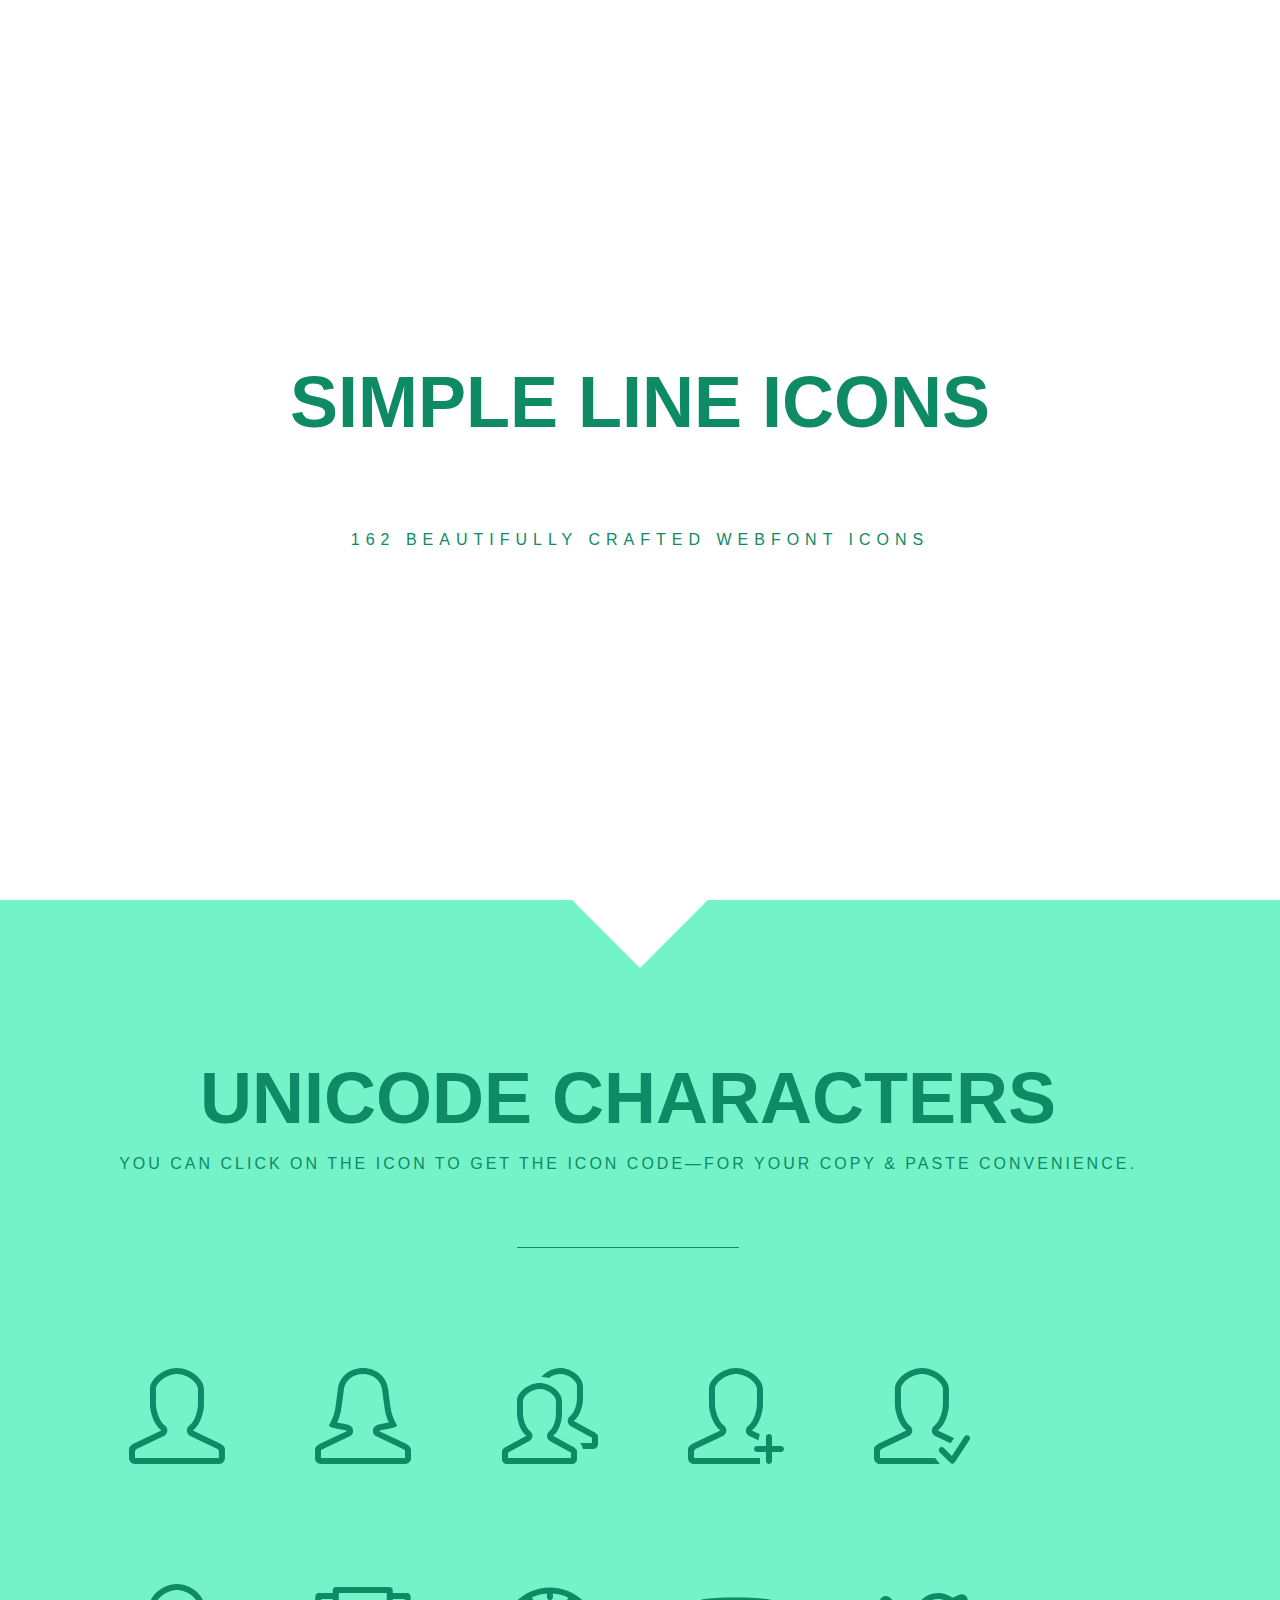
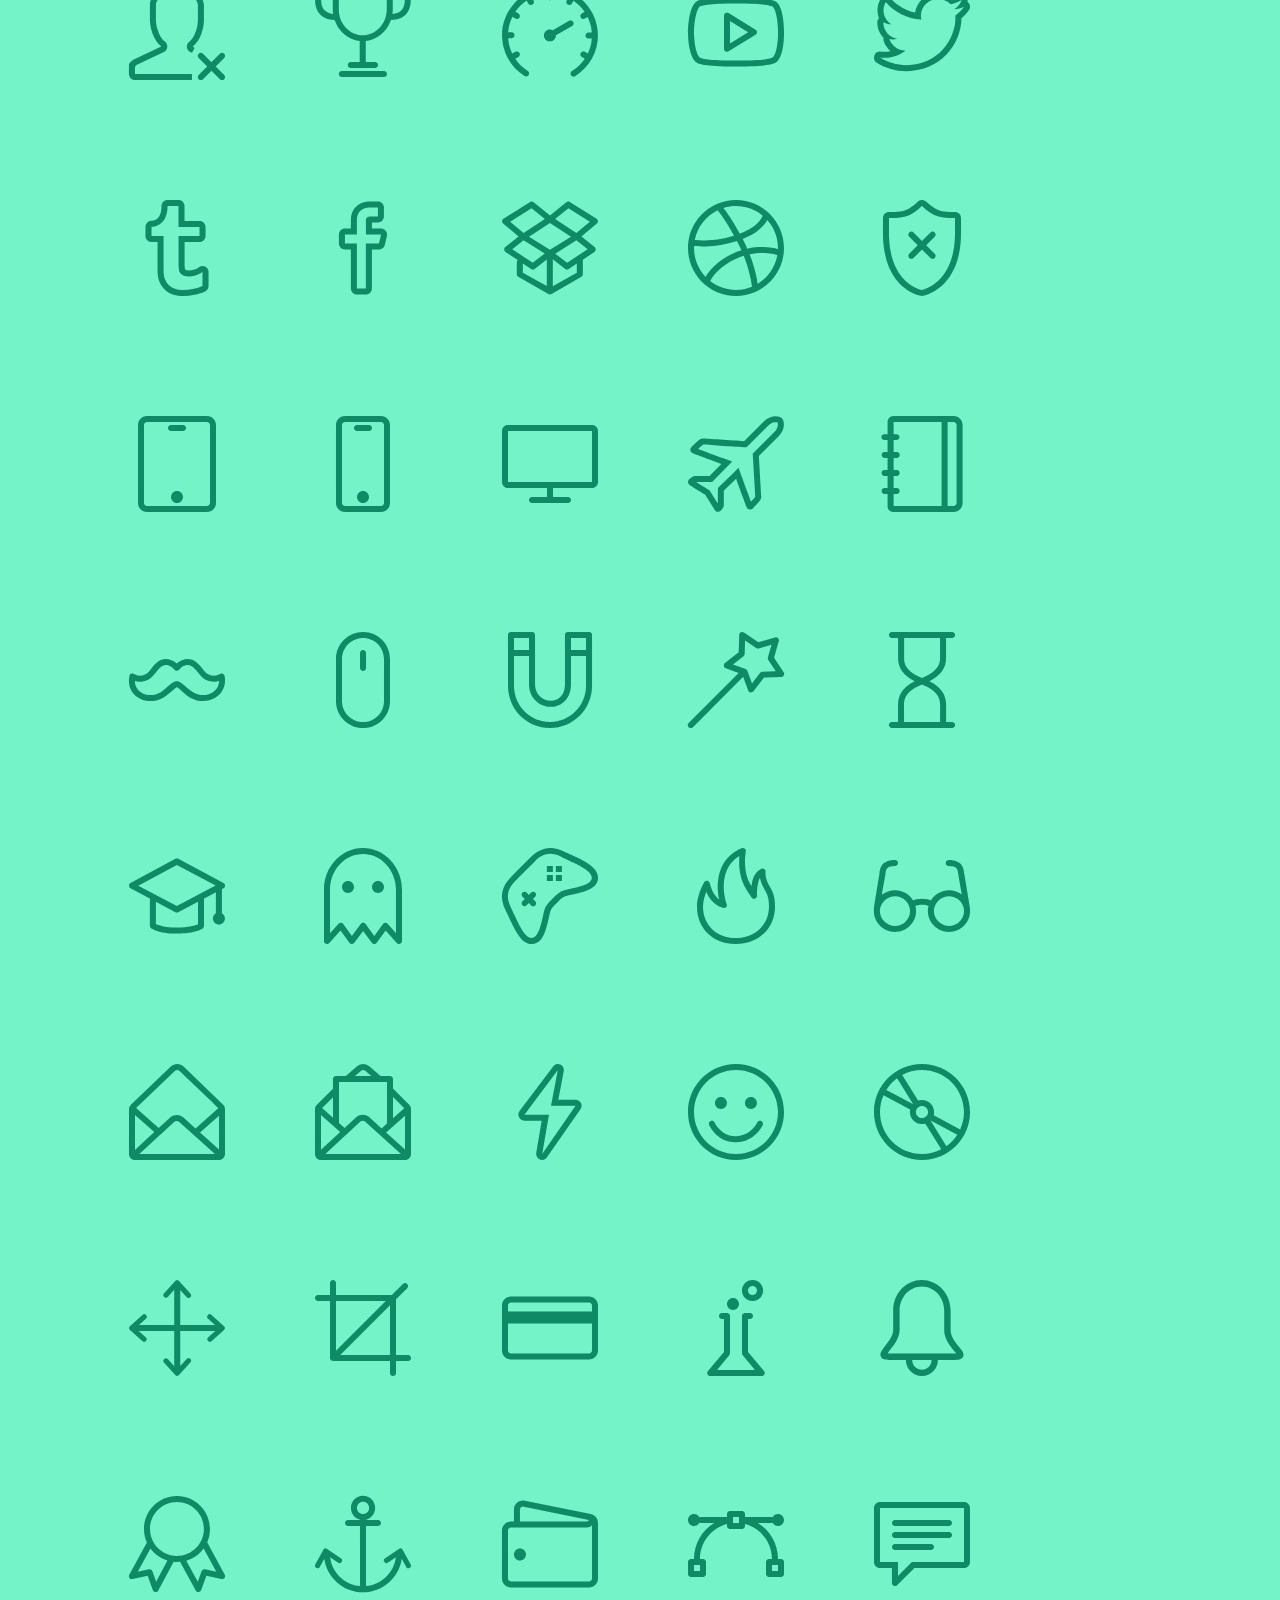
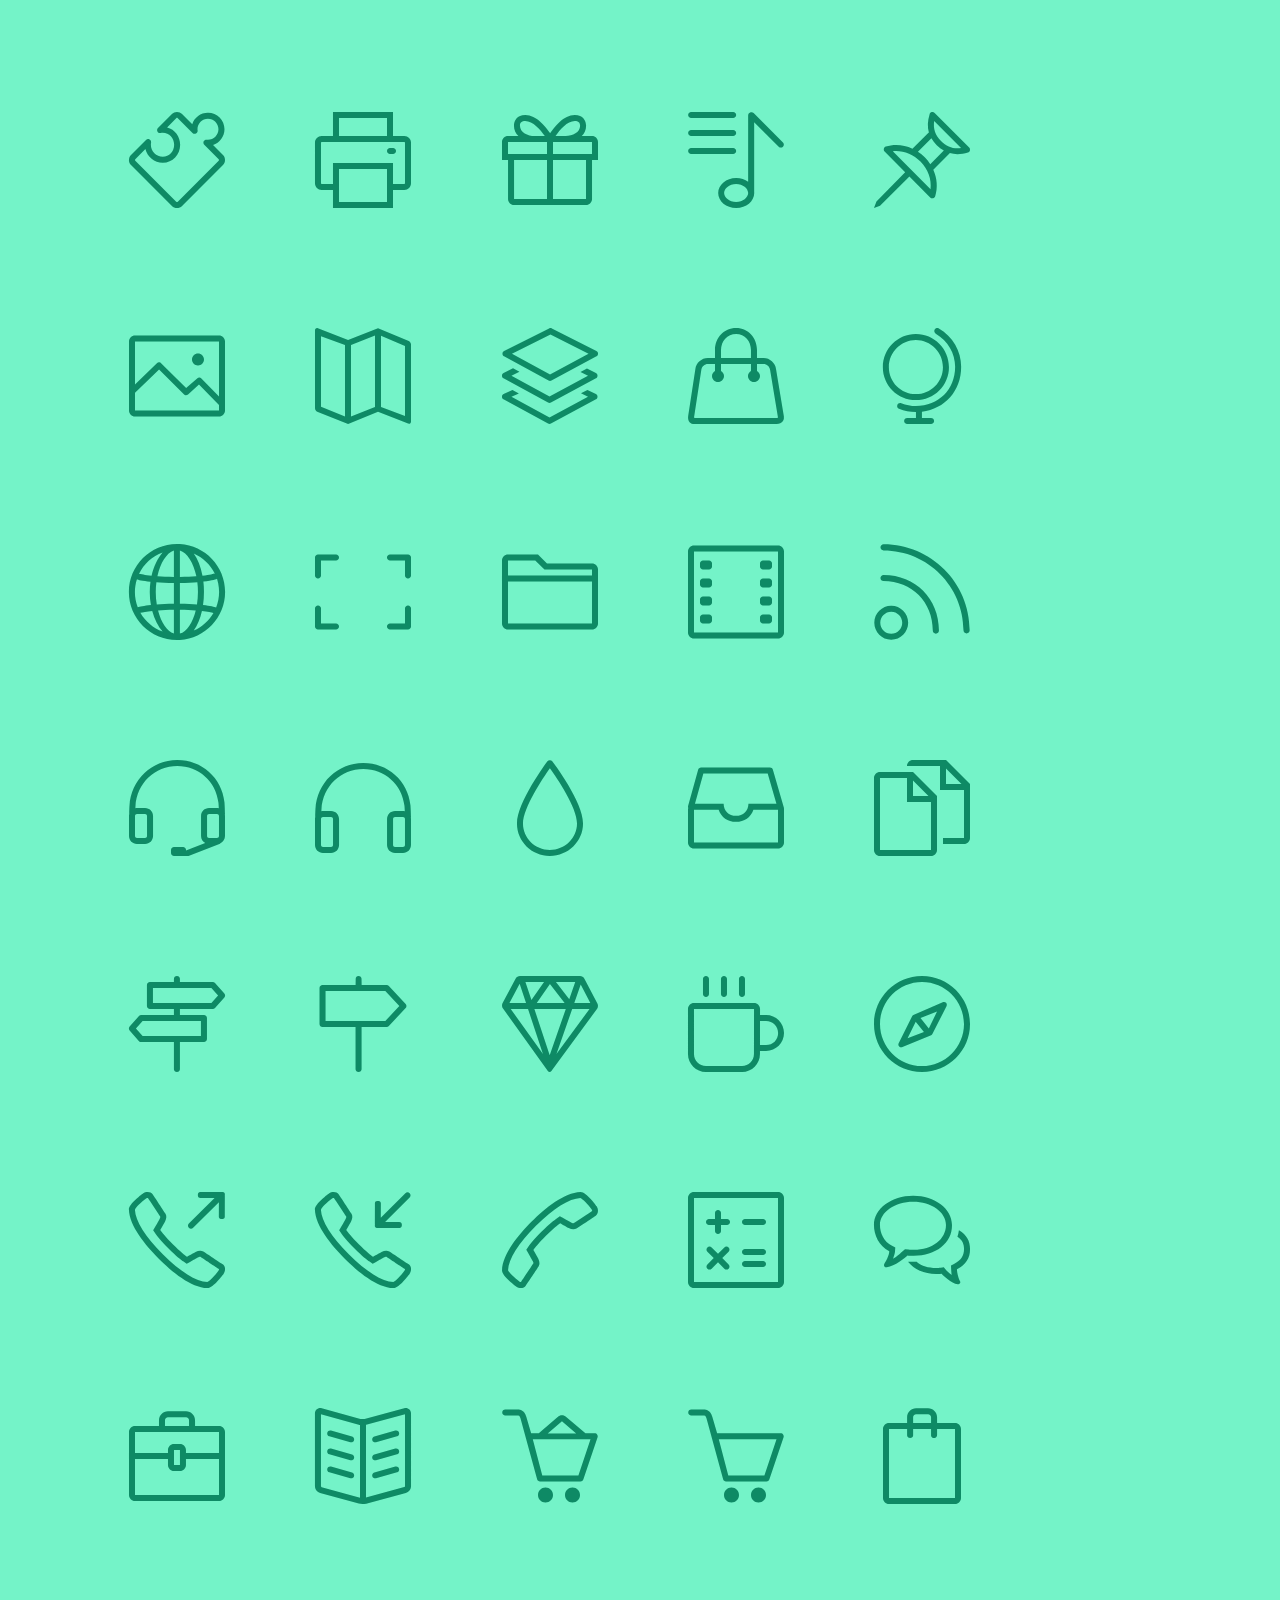
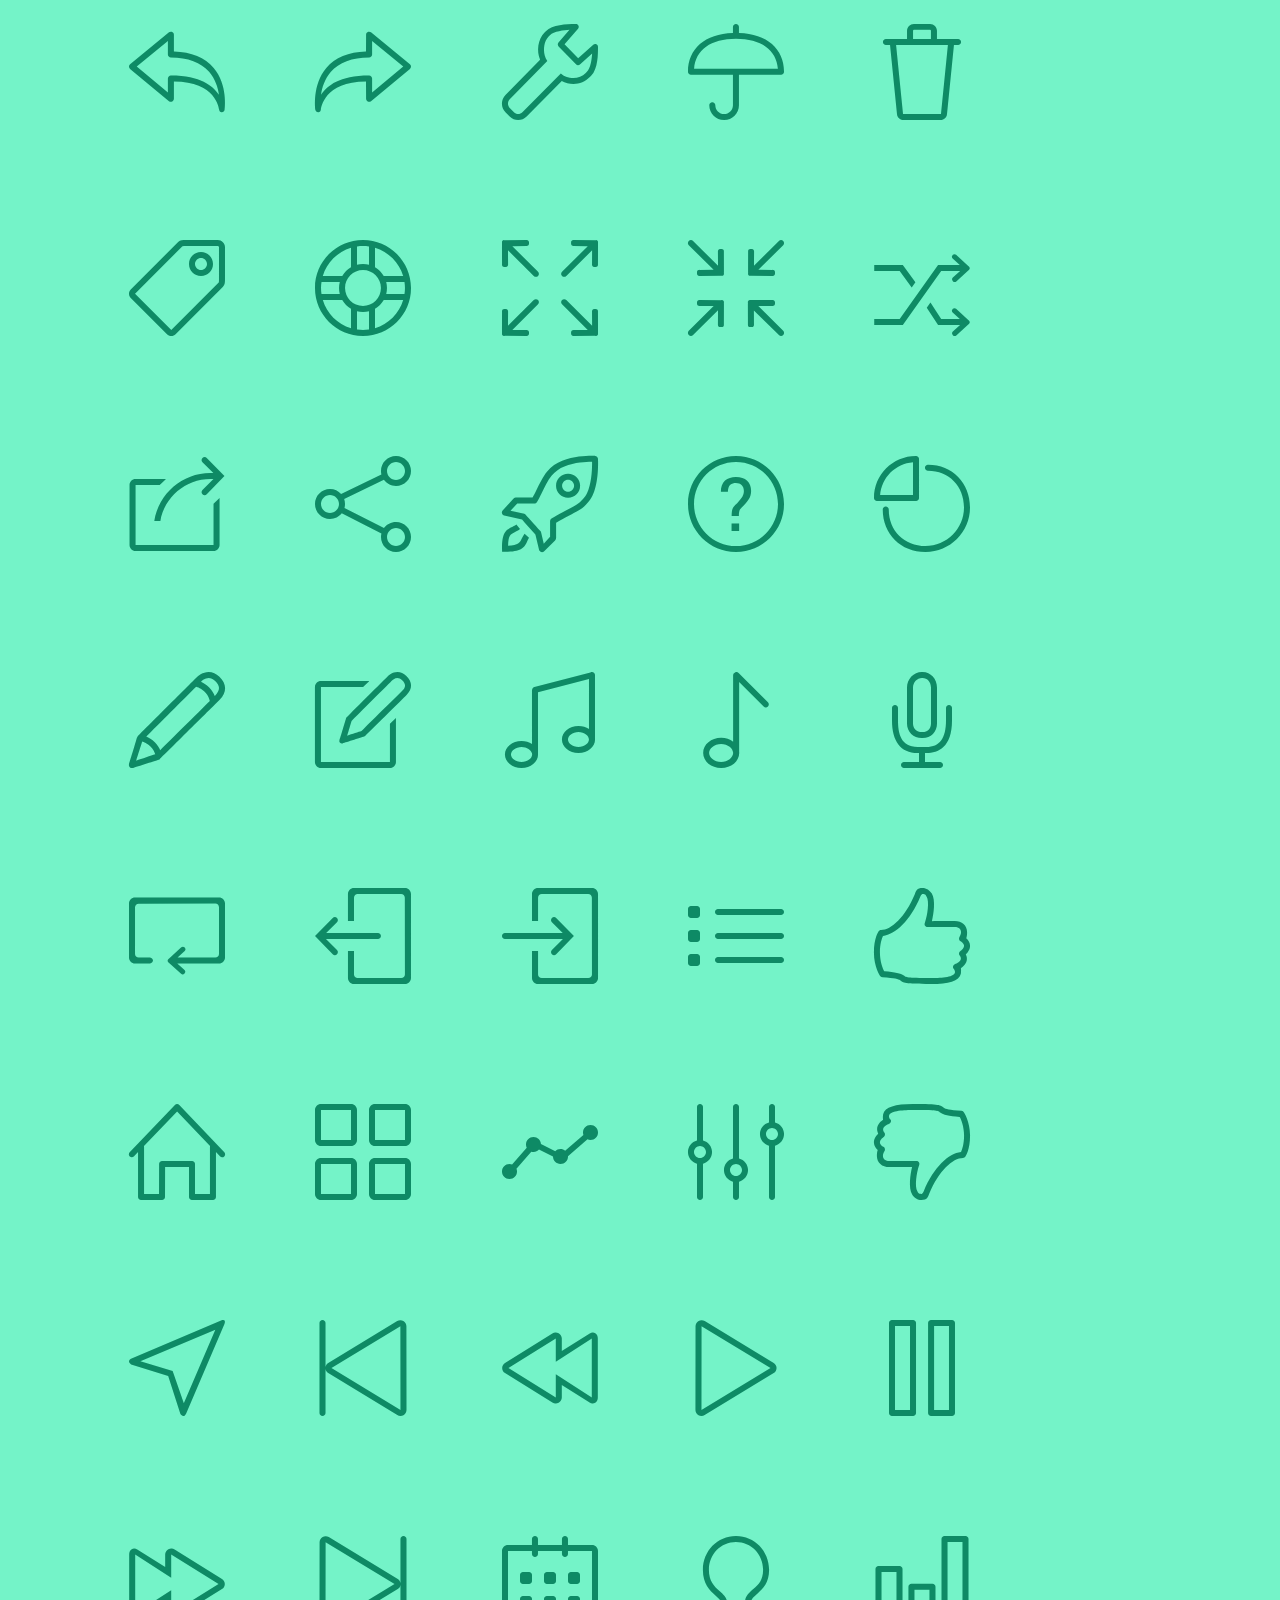
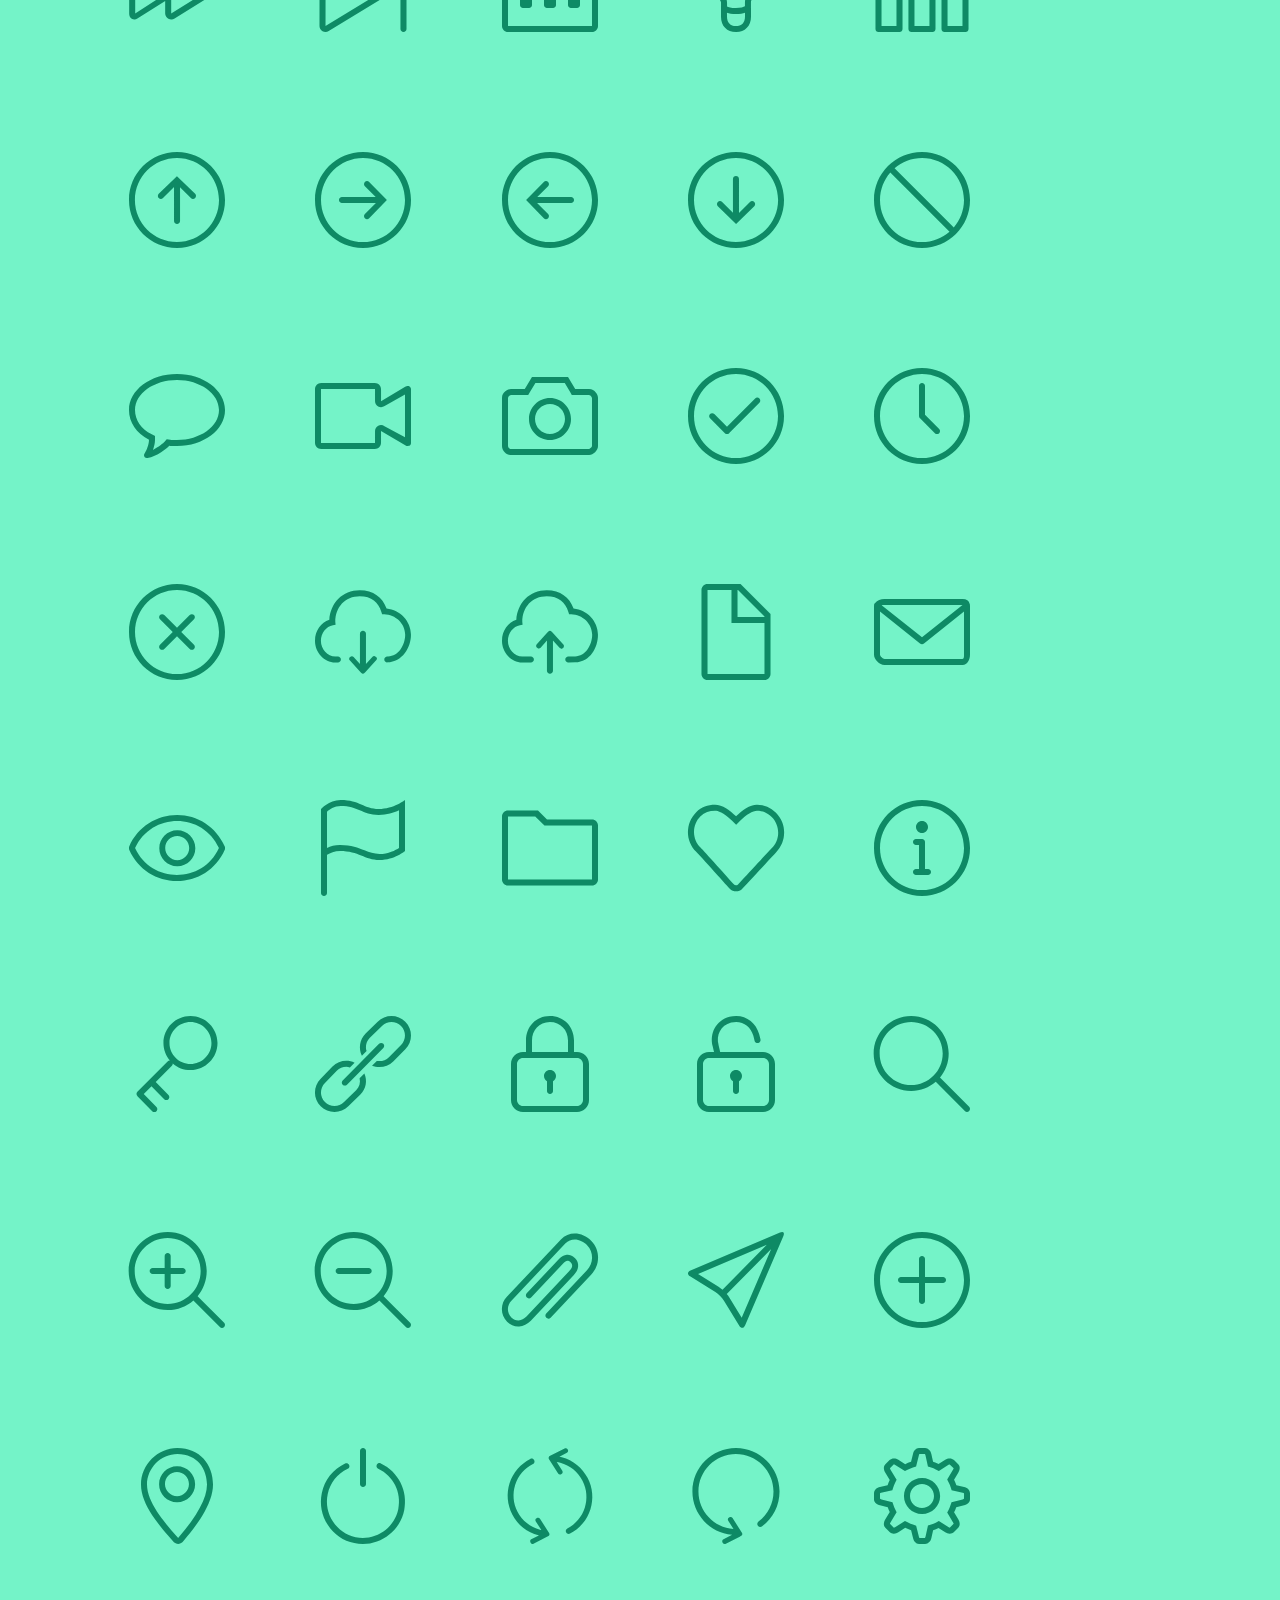
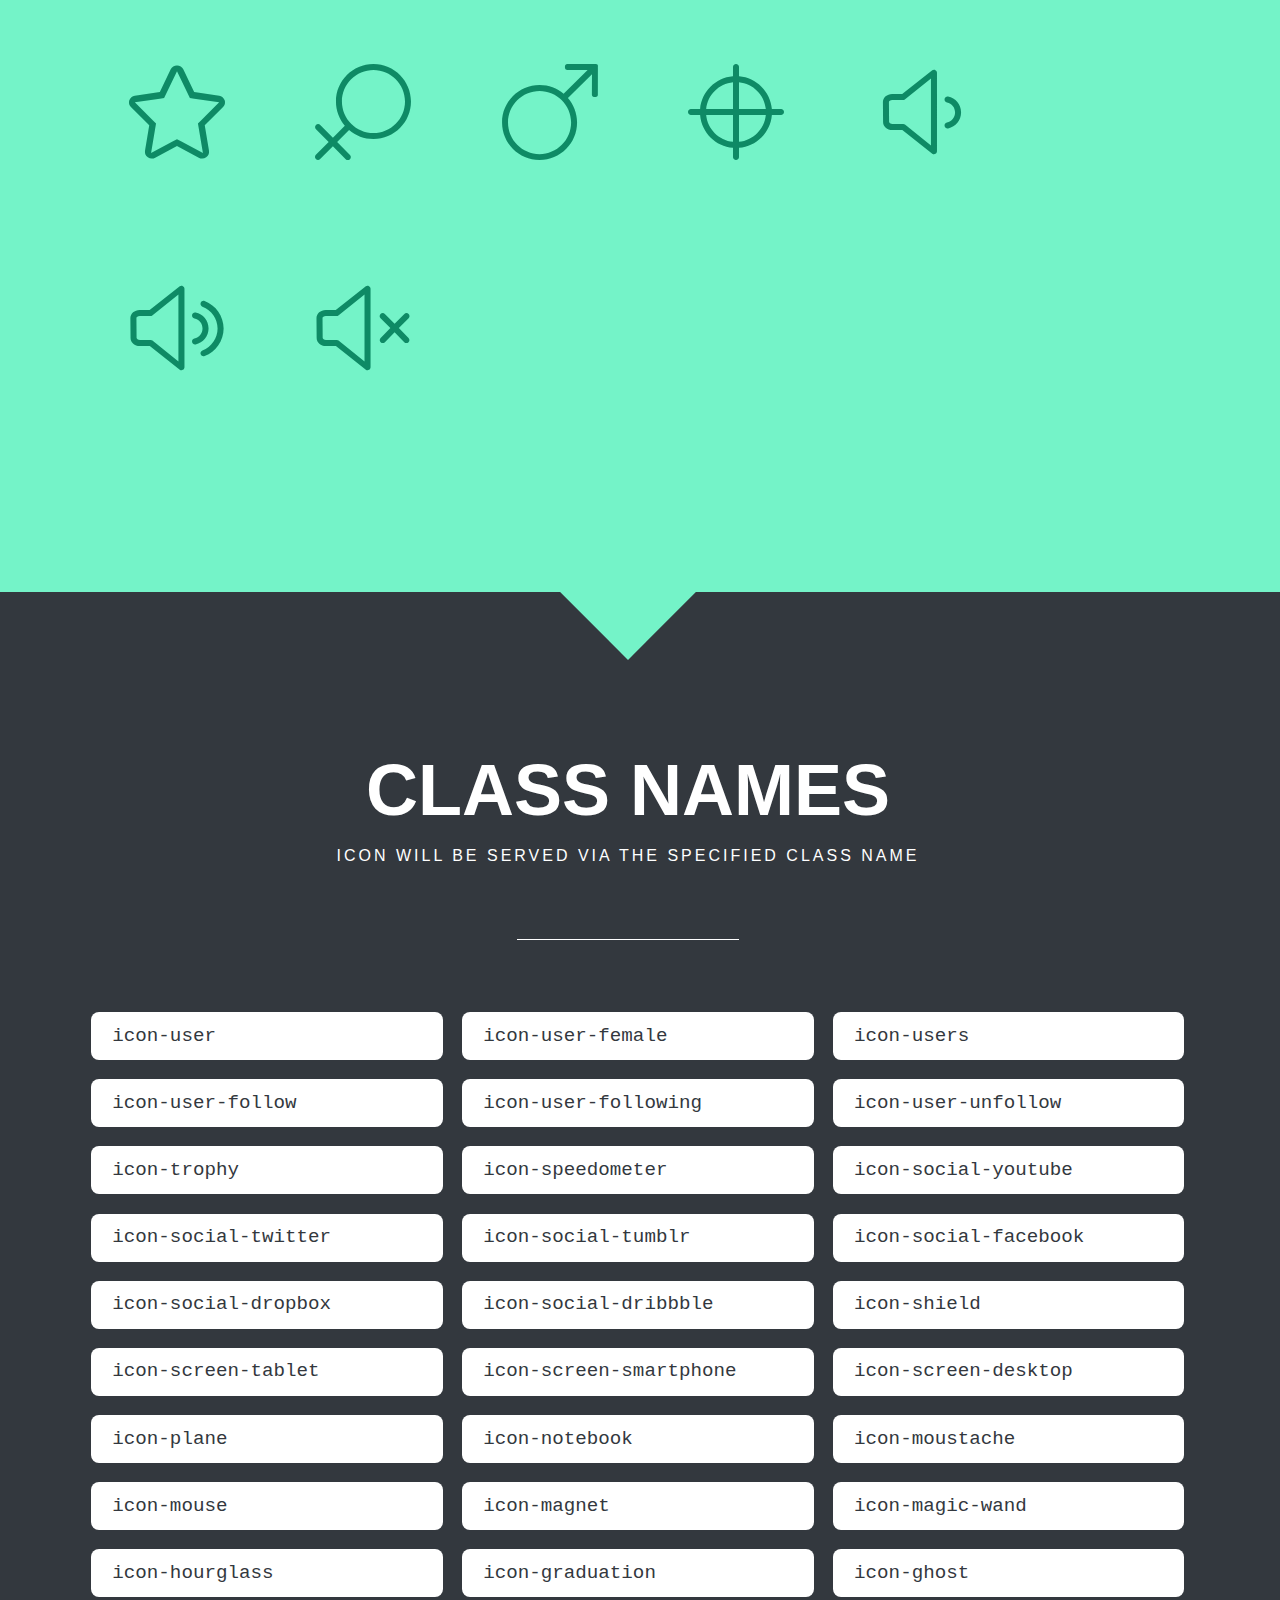
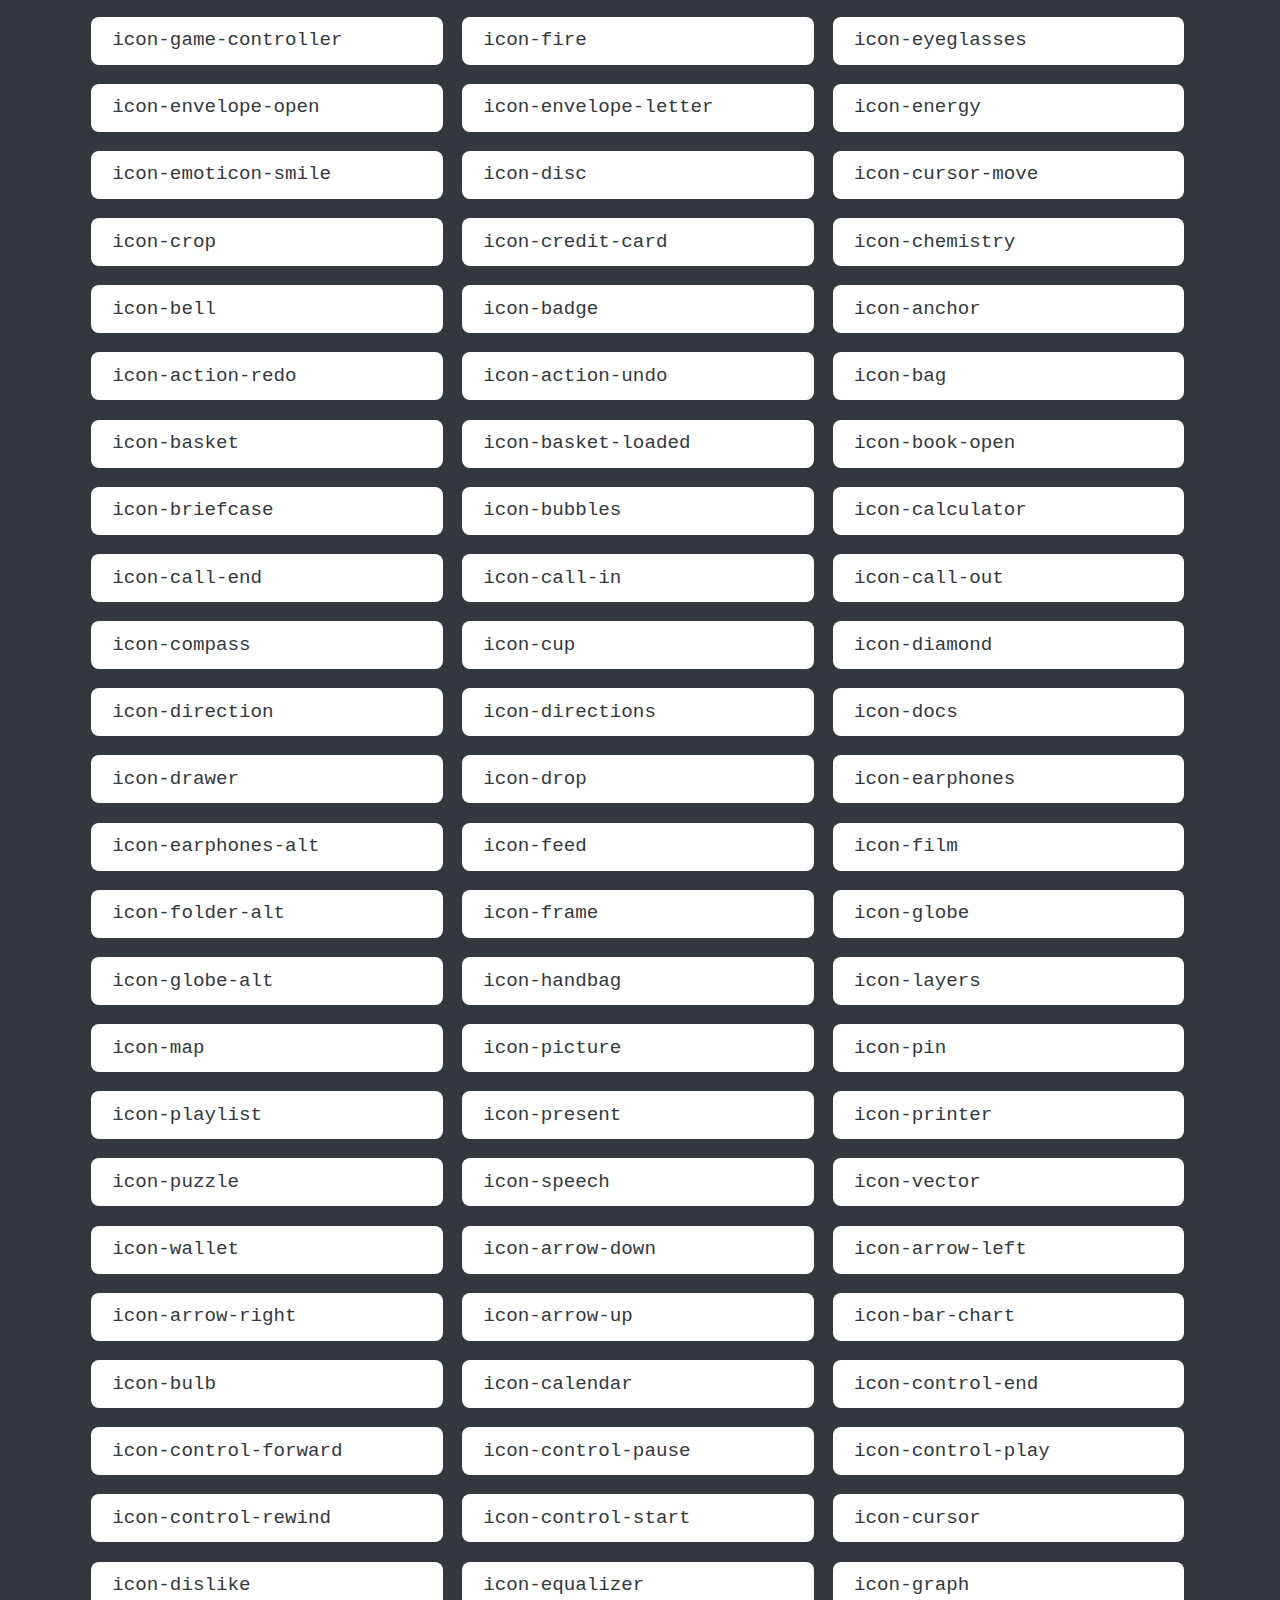
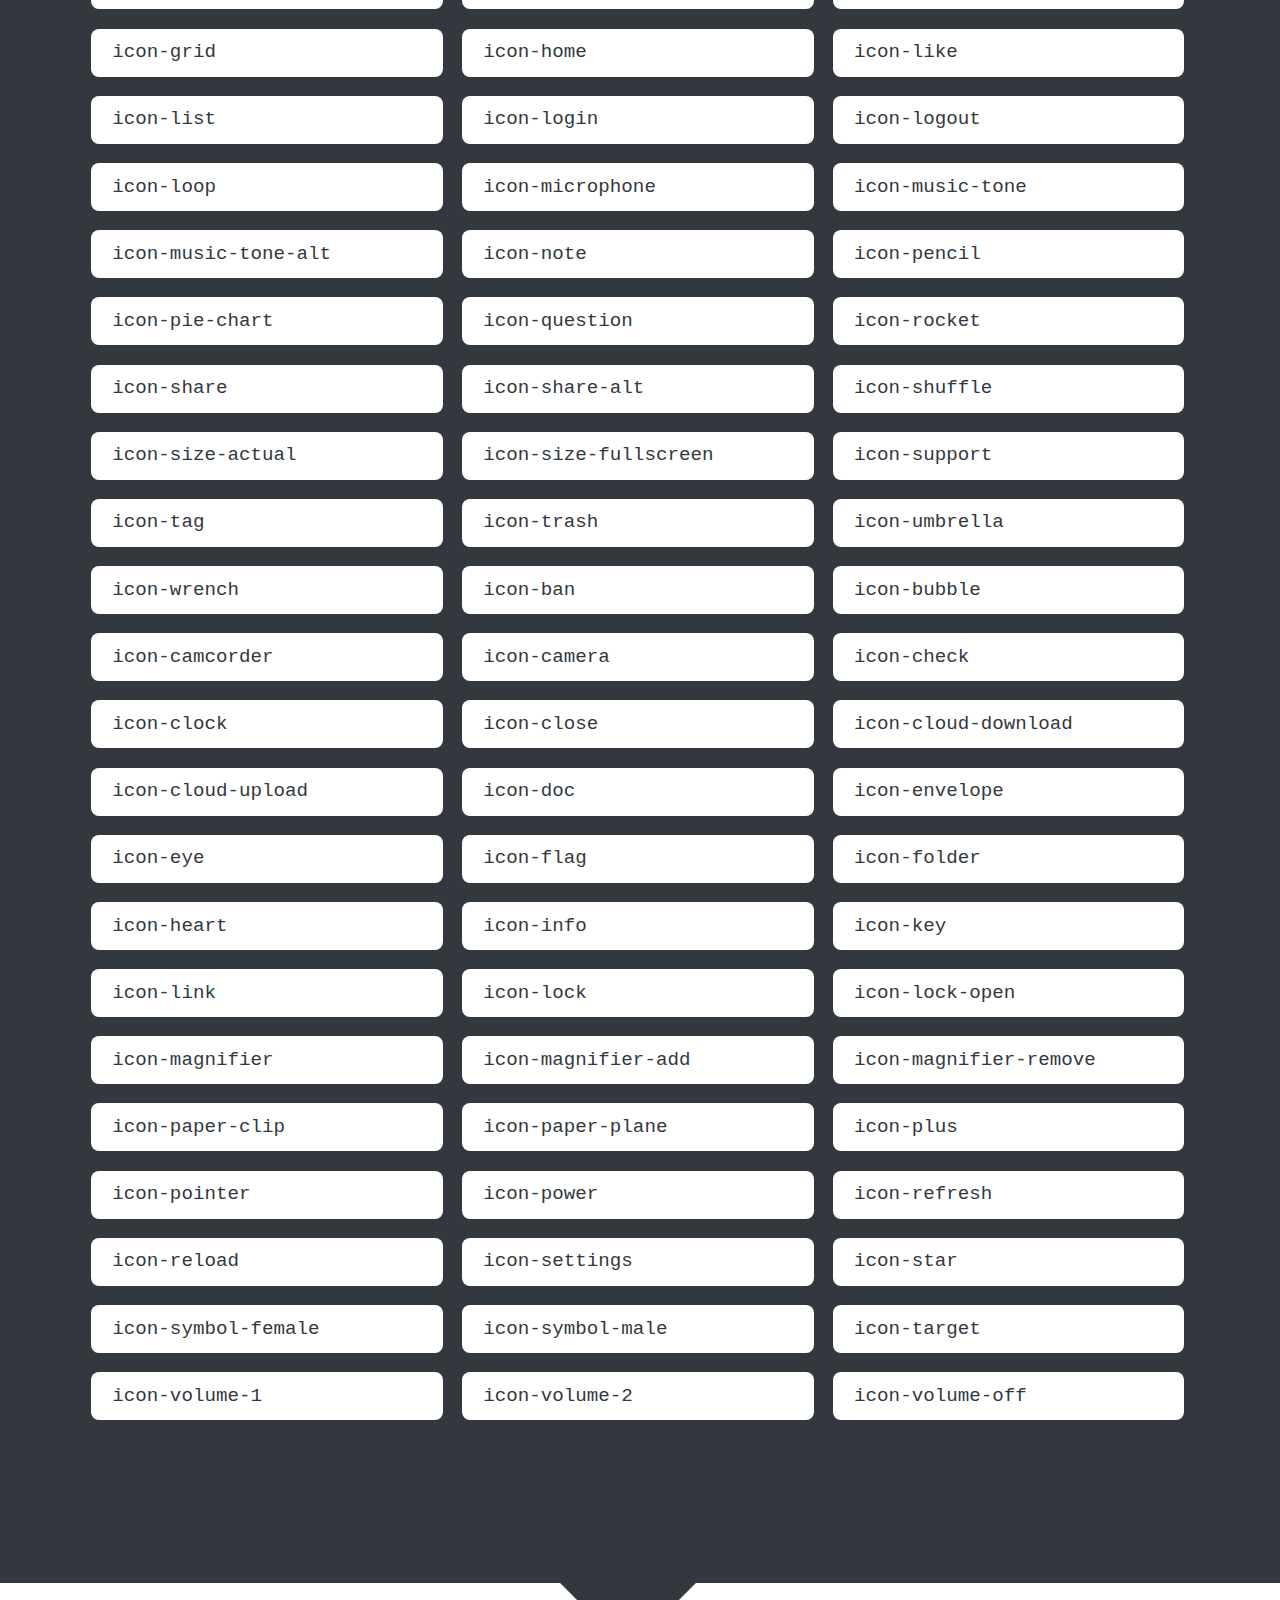
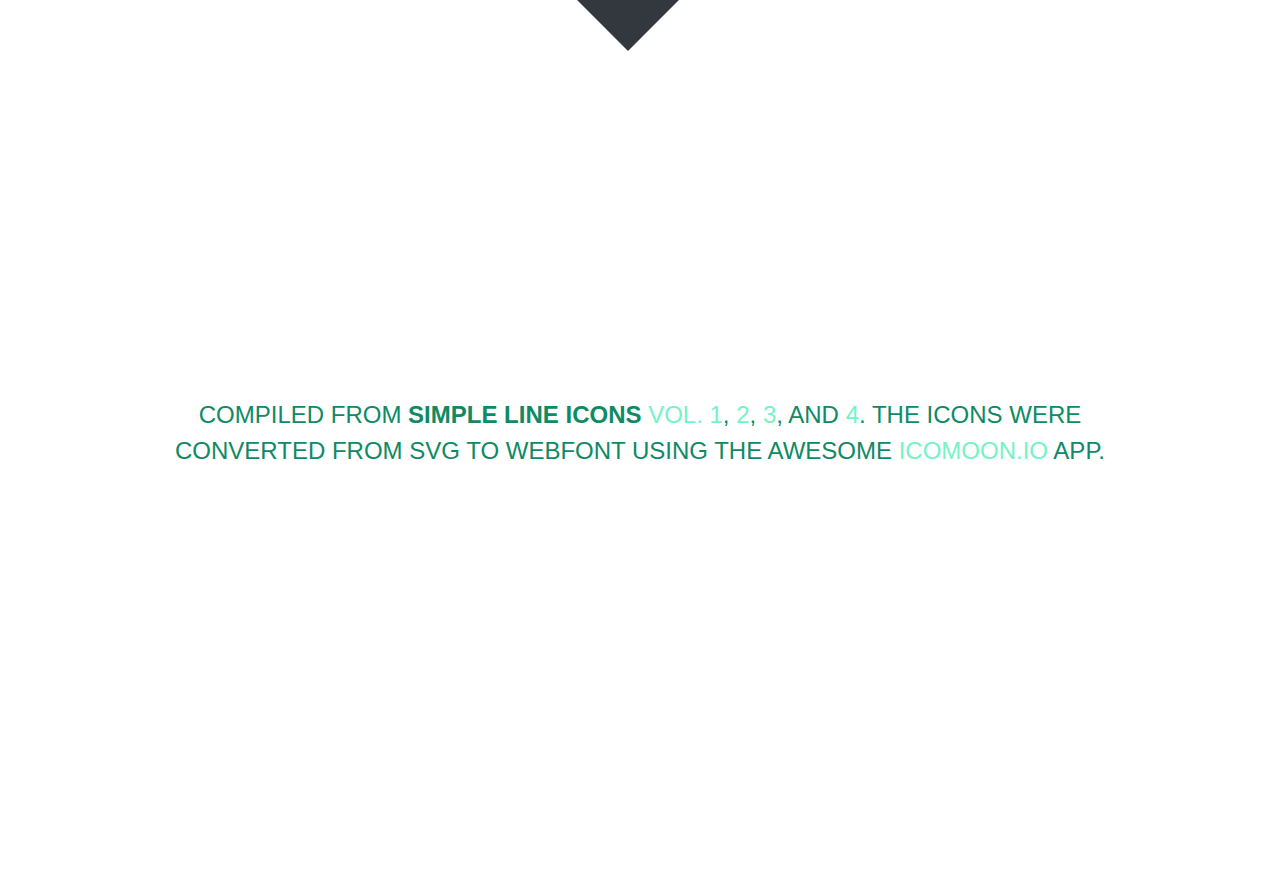
<file: common-files/css/line-icons/index.html>
<!doctype html>
<html>
<head>
	<meta charset="utf-8">
	<meta name="viewport" content="width=device-width, initial-scale=1, maximum-scale=1, user-scalable=no">
	<title>Simple Line Icons</title>
	<link rel="stylesheet" href="style.css">
	<link rel="stylesheet" href="simple-line-icons.css">

	<!--[if lte IE 7]><script src="icons-lte-ie7.js"></script><![endif]-->
</head>

</head>
<body>
	<div class="page">
		<div id="wH"></div>
		<header class="masthead" id="masthead">
			<hgroup>
				<h1>Simple Line Icons</h1>
				<h2>162 beautifully crafted webfont icons</h2>
			</hgroup>
			<!--<h1>Your font contains the following glyphs</h1>
			<p>The generated SVG font can be imported back to <a href="http://icomoon.io/app">IcoMoon</a> for modification.</p>-->
		</header>

		<section class="glyphs" id="glyphs">
			<header>
				<hgroup>
					<h1>Unicode Characters</h1>
					<h2>You can click on the icon to get the icon code&mdash;for your copy &amp; paste convenience.</h2>
				</hgroup>
			</header>

			<div class="glyph">
				<span class="glyph-item mega" aria-hidden="true" data-icon="&#xe005;" data-js-prompt="&amp;#xe005;"></span>
			</div>
			<div class="glyph">
				<span class="glyph-item mega" aria-hidden="true" data-icon="&#xe000;" data-js-prompt="&amp;#xe000;"></span>
			</div>
			<div class="glyph">
				<span class="glyph-item mega" aria-hidden="true" data-icon="&#xe001;" data-js-prompt="&amp;#xe001;"></span>
			</div>
			<div class="glyph">
				<span class="glyph-item mega" aria-hidden="true" data-icon="&#xe002;" data-js-prompt="&amp;#xe002;"></span>
			</div>
			<div class="glyph">
				<span class="glyph-item mega" aria-hidden="true" data-icon="&#xe003;" data-js-prompt="&amp;#xe003;"></span>
			</div>
			<div class="glyph">
				<span class="glyph-item mega" aria-hidden="true" data-icon="&#xe004;" data-js-prompt="&amp;#xe004;"></span>
			</div>
			<div class="glyph">
				<span class="glyph-item mega" aria-hidden="true" data-icon="&#xe006;" data-js-prompt="&amp;#xe006;"></span>
			</div>
			<div class="glyph">
				<span class="glyph-item mega" aria-hidden="true" data-icon="&#xe007;" data-js-prompt="&amp;#xe007;"></span>
			</div>
			<div class="glyph">
				<span class="glyph-item mega" aria-hidden="true" data-icon="&#xe008;" data-js-prompt="&amp;#xe008;"></span>
			</div>
			<div class="glyph">
				<span class="glyph-item mega" aria-hidden="true" data-icon="&#xe009;" data-js-prompt="&amp;#xe009;"></span>
			</div>
			<div class="glyph">
				<span class="glyph-item mega" aria-hidden="true" data-icon="&#xe00a;" data-js-prompt="&amp;#xe00a;"></span>
			</div>
			<div class="glyph">
				<span class="glyph-item mega" aria-hidden="true" data-icon="&#xe00b;" data-js-prompt="&amp;#xe00b;"></span>
			</div>
			<div class="glyph">
				<span class="glyph-item mega" aria-hidden="true" data-icon="&#xe00c;" data-js-prompt="&amp;#xe00c;"></span>
			</div>
			<div class="glyph">
				<span class="glyph-item mega" aria-hidden="true" data-icon="&#xe00d;" data-js-prompt="&amp;#xe00d;"></span>
			</div>
			<div class="glyph">
				<span class="glyph-item mega" aria-hidden="true" data-icon="&#xe00e;" data-js-prompt="&amp;#xe00e;"></span>
			</div>
			<div class="glyph">
				<span class="glyph-item mega" aria-hidden="true" data-icon="&#xe00f;" data-js-prompt="&amp;#xe00f;"></span>
			</div>
			<div class="glyph">
				<span class="glyph-item mega" aria-hidden="true" data-icon="&#xe010;" data-js-prompt="&amp;#xe010;"></span>
			</div>
			<div class="glyph">
				<span class="glyph-item mega" aria-hidden="true" data-icon="&#xe011;" data-js-prompt="&amp;#xe011;"></span>
			</div>
			<div class="glyph">
				<span class="glyph-item mega" aria-hidden="true" data-icon="&#xe012;" data-js-prompt="&amp;#xe012;"></span>
			</div>
			<div class="glyph">
				<span class="glyph-item mega" aria-hidden="true" data-icon="&#xe013;" data-js-prompt="&amp;#xe013;"></span>
			</div>
			<div class="glyph">
				<span class="glyph-item mega" aria-hidden="true" data-icon="&#xe014;" data-js-prompt="&amp;#xe014;"></span>
			</div>
			<div class="glyph">
				<span class="glyph-item mega" aria-hidden="true" data-icon="&#xe015;" data-js-prompt="&amp;#xe015;"></span>
			</div>
			<div class="glyph">
				<span class="glyph-item mega" aria-hidden="true" data-icon="&#xe016;" data-js-prompt="&amp;#xe016;"></span>
			</div>
			<div class="glyph">
				<span class="glyph-item mega" aria-hidden="true" data-icon="&#xe017;" data-js-prompt="&amp;#xe017;"></span>
			</div>
			<div class="glyph">
				<span class="glyph-item mega" aria-hidden="true" data-icon="&#xe018;" data-js-prompt="&amp;#xe018;"></span>
			</div>
			<div class="glyph">
				<span class="glyph-item mega" aria-hidden="true" data-icon="&#xe019;" data-js-prompt="&amp;#xe019;"></span>
			</div>
			<div class="glyph">
				<span class="glyph-item mega" aria-hidden="true" data-icon="&#xe01a;" data-js-prompt="&amp;#xe01a;"></span>
			</div>
			<div class="glyph">
				<span class="glyph-item mega" aria-hidden="true" data-icon="&#xe01b;" data-js-prompt="&amp;#xe01b;"></span>
			</div>
			<div class="glyph">
				<span class="glyph-item mega" aria-hidden="true" data-icon="&#xe01c;" data-js-prompt="&amp;#xe01c;"></span>
			</div>
			<div class="glyph">
				<span class="glyph-item mega" aria-hidden="true" data-icon="&#xe01d;" data-js-prompt="&amp;#xe01d;"></span>
			</div>
			<div class="glyph">
				<span class="glyph-item mega" aria-hidden="true" data-icon="&#xe01e;" data-js-prompt="&amp;#xe01e;"></span>
			</div>
			<div class="glyph">
				<span class="glyph-item mega" aria-hidden="true" data-icon="&#xe01f;" data-js-prompt="&amp;#xe01f;"></span>
			</div>
			<div class="glyph">
				<span class="glyph-item mega" aria-hidden="true" data-icon="&#xe020;" data-js-prompt="&amp;#xe020;"></span>
			</div>
			<div class="glyph">
				<span class="glyph-item mega" aria-hidden="true" data-icon="&#xe021;" data-js-prompt="&amp;#xe021;"></span>
			</div>
			<div class="glyph">
				<span class="glyph-item mega" aria-hidden="true" data-icon="&#xe022;" data-js-prompt="&amp;#xe022;"></span>
			</div>
			<div class="glyph">
				<span class="glyph-item mega" aria-hidden="true" data-icon="&#xe023;" data-js-prompt="&amp;#xe023;"></span>
			</div>
			<div class="glyph">
				<span class="glyph-item mega" aria-hidden="true" data-icon="&#xe024;" data-js-prompt="&amp;#xe024;"></span>
			</div>
			<div class="glyph">
				<span class="glyph-item mega" aria-hidden="true" data-icon="&#xe025;" data-js-prompt="&amp;#xe025;"></span>
			</div>
			<div class="glyph">
				<span class="glyph-item mega" aria-hidden="true" data-icon="&#xe026;" data-js-prompt="&amp;#xe026;"></span>
			</div>
			<div class="glyph">
				<span class="glyph-item mega" aria-hidden="true" data-icon="&#xe027;" data-js-prompt="&amp;#xe027;"></span>
			</div>
			<div class="glyph">
				<span class="glyph-item mega" aria-hidden="true" data-icon="&#xe028;" data-js-prompt="&amp;#xe028;"></span>
			</div>
			<div class="glyph">
				<span class="glyph-item mega" aria-hidden="true" data-icon="&#xe029;" data-js-prompt="&amp;#xe029;"></span>
			</div>
			<div class="glyph">
				<span class="glyph-item mega" aria-hidden="true" data-icon="&#xe02a;" data-js-prompt="&amp;#xe02a;"></span>
			</div>
			<div class="glyph">
				<span class="glyph-item mega" aria-hidden="true" data-icon="&#xe02b;" data-js-prompt="&amp;#xe02b;"></span>
			</div>
			<div class="glyph">
				<span class="glyph-item mega" aria-hidden="true" data-icon="&#xe02c;" data-js-prompt="&amp;#xe02c;"></span>
			</div>
			<div class="glyph">
				<span class="glyph-item mega" aria-hidden="true" data-icon="&#xe02d;" data-js-prompt="&amp;#xe02d;"></span>
			</div>
			<div class="glyph">
				<span class="glyph-item mega" aria-hidden="true" data-icon="&#xe02e;" data-js-prompt="&amp;#xe02e;"></span>
			</div>
			<div class="glyph">
				<span class="glyph-item mega" aria-hidden="true" data-icon="&#xe02f;" data-js-prompt="&amp;#xe02f;"></span>
			</div>
			<div class="glyph">
				<span class="glyph-item mega" aria-hidden="true" data-icon="&#xe030;" data-js-prompt="&amp;#xe030;"></span>
			</div>
			<div class="glyph">
				<span class="glyph-item mega" aria-hidden="true" data-icon="&#xe031;" data-js-prompt="&amp;#xe031;"></span>
			</div>
			<div class="glyph">
				<span class="glyph-item mega" aria-hidden="true" data-icon="&#xe032;" data-js-prompt="&amp;#xe032;"></span>
			</div>
			<div class="glyph">
				<span class="glyph-item mega" aria-hidden="true" data-icon="&#xe033;" data-js-prompt="&amp;#xe033;"></span>
			</div>
			<div class="glyph">
				<span class="glyph-item mega" aria-hidden="true" data-icon="&#xe034;" data-js-prompt="&amp;#xe034;"></span>
			</div>
			<div class="glyph">
				<span class="glyph-item mega" aria-hidden="true" data-icon="&#xe035;" data-js-prompt="&amp;#xe035;"></span>
			</div>
			<div class="glyph">
				<span class="glyph-item mega" aria-hidden="true" data-icon="&#xe036;" data-js-prompt="&amp;#xe036;"></span>
			</div>
			<div class="glyph">
				<span class="glyph-item mega" aria-hidden="true" data-icon="&#xe037;" data-js-prompt="&amp;#xe037;"></span>
			</div>
			<div class="glyph">
				<span class="glyph-item mega" aria-hidden="true" data-icon="&#xe038;" data-js-prompt="&amp;#xe038;"></span>
			</div>
			<div class="glyph">
				<span class="glyph-item mega" aria-hidden="true" data-icon="&#xe039;" data-js-prompt="&amp;#xe039;"></span>
			</div>
			<div class="glyph">
				<span class="glyph-item mega" aria-hidden="true" data-icon="&#xe03a;" data-js-prompt="&amp;#xe03a;"></span>
			</div>
			<div class="glyph">
				<span class="glyph-item mega" aria-hidden="true" data-icon="&#xe03b;" data-js-prompt="&amp;#xe03b;"></span>
			</div>
			<div class="glyph">
				<span class="glyph-item mega" aria-hidden="true" data-icon="&#xe03c;" data-js-prompt="&amp;#xe03c;"></span>
			</div>
			<div class="glyph">
				<span class="glyph-item mega" aria-hidden="true" data-icon="&#xe03d;" data-js-prompt="&amp;#xe03d;"></span>
			</div>
			<div class="glyph">
				<span class="glyph-item mega" aria-hidden="true" data-icon="&#xe03e;" data-js-prompt="&amp;#xe03e;"></span>
			</div>
			<div class="glyph">
				<span class="glyph-item mega" aria-hidden="true" data-icon="&#xe03f;" data-js-prompt="&amp;#xe03f;"></span>
			</div>
			<div class="glyph">
				<span class="glyph-item mega" aria-hidden="true" data-icon="&#xe040;" data-js-prompt="&amp;#xe040;"></span>
			</div>
			<div class="glyph">
				<span class="glyph-item mega" aria-hidden="true" data-icon="&#xe041;" data-js-prompt="&amp;#xe041;"></span>
			</div>
			<div class="glyph">
				<span class="glyph-item mega" aria-hidden="true" data-icon="&#xe042;" data-js-prompt="&amp;#xe042;"></span>
			</div>
			<div class="glyph">
				<span class="glyph-item mega" aria-hidden="true" data-icon="&#xe043;" data-js-prompt="&amp;#xe043;"></span>
			</div>
			<div class="glyph">
				<span class="glyph-item mega" aria-hidden="true" data-icon="&#xe044;" data-js-prompt="&amp;#xe044;"></span>
			</div>
			<div class="glyph">
				<span class="glyph-item mega" aria-hidden="true" data-icon="&#xe045;" data-js-prompt="&amp;#xe045;"></span>
			</div>
			<div class="glyph">
				<span class="glyph-item mega" aria-hidden="true" data-icon="&#xe046;" data-js-prompt="&amp;#xe046;"></span>
			</div>
			<div class="glyph">
				<span class="glyph-item mega" aria-hidden="true" data-icon="&#xe047;" data-js-prompt="&amp;#xe047;"></span>
			</div>
			<div class="glyph">
				<span class="glyph-item mega" aria-hidden="true" data-icon="&#xe048;" data-js-prompt="&amp;#xe048;"></span>
			</div>
			<div class="glyph">
				<span class="glyph-item mega" aria-hidden="true" data-icon="&#xe049;" data-js-prompt="&amp;#xe049;"></span>
			</div>
			<div class="glyph">
				<span class="glyph-item mega" aria-hidden="true" data-icon="&#xe04a;" data-js-prompt="&amp;#xe04a;"></span>
			</div>
			<div class="glyph">
				<span class="glyph-item mega" aria-hidden="true" data-icon="&#xe04b;" data-js-prompt="&amp;#xe04b;"></span>
			</div>
			<div class="glyph">
				<span class="glyph-item mega" aria-hidden="true" data-icon="&#xe04c;" data-js-prompt="&amp;#xe04c;"></span>
			</div>
			<div class="glyph">
				<span class="glyph-item mega" aria-hidden="true" data-icon="&#xe04d;" data-js-prompt="&amp;#xe04d;"></span>
			</div>
			<div class="glyph">
				<span class="glyph-item mega" aria-hidden="true" data-icon="&#xe04e;" data-js-prompt="&amp;#xe04e;"></span>
			</div>
			<div class="glyph">
				<span class="glyph-item mega" aria-hidden="true" data-icon="&#xe04f;" data-js-prompt="&amp;#xe04f;"></span>
			</div>
			<div class="glyph">
				<span class="glyph-item mega" aria-hidden="true" data-icon="&#xe050;" data-js-prompt="&amp;#xe050;"></span>
			</div>
			<div class="glyph">
				<span class="glyph-item mega" aria-hidden="true" data-icon="&#xe051;" data-js-prompt="&amp;#xe051;"></span>
			</div>
			<div class="glyph">
				<span class="glyph-item mega" aria-hidden="true" data-icon="&#xe052;" data-js-prompt="&amp;#xe052;"></span>
			</div>
			<div class="glyph">
				<span class="glyph-item mega" aria-hidden="true" data-icon="&#xe053;" data-js-prompt="&amp;#xe053;"></span>
			</div>
			<div class="glyph">
				<span class="glyph-item mega" aria-hidden="true" data-icon="&#xe054;" data-js-prompt="&amp;#xe054;"></span>
			</div>
			<div class="glyph">
				<span class="glyph-item mega" aria-hidden="true" data-icon="&#xe055;" data-js-prompt="&amp;#xe055;"></span>
			</div>
			<div class="glyph">
				<span class="glyph-item mega" aria-hidden="true" data-icon="&#xe056;" data-js-prompt="&amp;#xe056;"></span>
			</div>
			<div class="glyph">
				<span class="glyph-item mega" aria-hidden="true" data-icon="&#xe057;" data-js-prompt="&amp;#xe057;"></span>
			</div>
			<div class="glyph">
				<span class="glyph-item mega" aria-hidden="true" data-icon="&#xe058;" data-js-prompt="&amp;#xe058;"></span>
			</div>
			<div class="glyph">
				<span class="glyph-item mega" aria-hidden="true" data-icon="&#xe059;" data-js-prompt="&amp;#xe059;"></span>
			</div>
			<div class="glyph">
				<span class="glyph-item mega" aria-hidden="true" data-icon="&#xe05a;" data-js-prompt="&amp;#xe05a;"></span>
			</div>
			<div class="glyph">
				<span class="glyph-item mega" aria-hidden="true" data-icon="&#xe05b;" data-js-prompt="&amp;#xe05b;"></span>
			</div>
			<div class="glyph">
				<span class="glyph-item mega" aria-hidden="true" data-icon="&#xe05c;" data-js-prompt="&amp;#xe05c;"></span>
			</div>
			<div class="glyph">
				<span class="glyph-item mega" aria-hidden="true" data-icon="&#xe05d;" data-js-prompt="&amp;#xe05d;"></span>
			</div>
			<div class="glyph">
				<span class="glyph-item mega" aria-hidden="true" data-icon="&#xe05e;" data-js-prompt="&amp;#xe05e;"></span>
			</div>
			<div class="glyph">
				<span class="glyph-item mega" aria-hidden="true" data-icon="&#xe05f;" data-js-prompt="&amp;#xe05f;"></span>
			</div>
			<div class="glyph">
				<span class="glyph-item mega" aria-hidden="true" data-icon="&#xe060;" data-js-prompt="&amp;#xe060;"></span>
			</div>
			<div class="glyph">
				<span class="glyph-item mega" aria-hidden="true" data-icon="&#xe061;" data-js-prompt="&amp;#xe061;"></span>
			</div>
			<div class="glyph">
				<span class="glyph-item mega" aria-hidden="true" data-icon="&#xe062;" data-js-prompt="&amp;#xe062;"></span>
			</div>
			<div class="glyph">
				<span class="glyph-item mega" aria-hidden="true" data-icon="&#xe063;" data-js-prompt="&amp;#xe063;"></span>
			</div>
			<div class="glyph">
				<span class="glyph-item mega" aria-hidden="true" data-icon="&#xe064;" data-js-prompt="&amp;#xe064;"></span>
			</div>
			<div class="glyph">
				<span class="glyph-item mega" aria-hidden="true" data-icon="&#xe065;" data-js-prompt="&amp;#xe065;"></span>
			</div>
			<div class="glyph">
				<span class="glyph-item mega" aria-hidden="true" data-icon="&#xe066;" data-js-prompt="&amp;#xe066;"></span>
			</div>
			<div class="glyph">
				<span class="glyph-item mega" aria-hidden="true" data-icon="&#xe067;" data-js-prompt="&amp;#xe067;"></span>
			</div>
			<div class="glyph">
				<span class="glyph-item mega" aria-hidden="true" data-icon="&#xe068;" data-js-prompt="&amp;#xe068;"></span>
			</div>
			<div class="glyph">
				<span class="glyph-item mega" aria-hidden="true" data-icon="&#xe069;" data-js-prompt="&amp;#xe069;"></span>
			</div>
			<div class="glyph">
				<span class="glyph-item mega" aria-hidden="true" data-icon="&#xe06a;" data-js-prompt="&amp;#xe06a;"></span>
			</div>
			<div class="glyph">
				<span class="glyph-item mega" aria-hidden="true" data-icon="&#xe06b;" data-js-prompt="&amp;#xe06b;"></span>
			</div>
			<div class="glyph">
				<span class="glyph-item mega" aria-hidden="true" data-icon="&#xe06c;" data-js-prompt="&amp;#xe06c;"></span>
			</div>
			<div class="glyph">
				<span class="glyph-item mega" aria-hidden="true" data-icon="&#xe06d;" data-js-prompt="&amp;#xe06d;"></span>
			</div>
			<div class="glyph">
				<span class="glyph-item mega" aria-hidden="true" data-icon="&#xe06e;" data-js-prompt="&amp;#xe06e;"></span>
			</div>
			<div class="glyph">
				<span class="glyph-item mega" aria-hidden="true" data-icon="&#xe06f;" data-js-prompt="&amp;#xe06f;"></span>
			</div>
			<div class="glyph">
				<span class="glyph-item mega" aria-hidden="true" data-icon="&#xe070;" data-js-prompt="&amp;#xe070;"></span>
			</div>
			<div class="glyph">
				<span class="glyph-item mega" aria-hidden="true" data-icon="&#xe071;" data-js-prompt="&amp;#xe071;"></span>
			</div>
			<div class="glyph">
				<span class="glyph-item mega" aria-hidden="true" data-icon="&#xe072;" data-js-prompt="&amp;#xe072;"></span>
			</div>
			<div class="glyph">
				<span class="glyph-item mega" aria-hidden="true" data-icon="&#xe073;" data-js-prompt="&amp;#xe073;"></span>
			</div>
			<div class="glyph">
				<span class="glyph-item mega" aria-hidden="true" data-icon="&#xe074;" data-js-prompt="&amp;#xe074;"></span>
			</div>
			<div class="glyph">
				<span class="glyph-item mega" aria-hidden="true" data-icon="&#xe075;" data-js-prompt="&amp;#xe075;"></span>
			</div>
			<div class="glyph">
				<span class="glyph-item mega" aria-hidden="true" data-icon="&#xe076;" data-js-prompt="&amp;#xe076;"></span>
			</div>
			<div class="glyph">
				<span class="glyph-item mega" aria-hidden="true" data-icon="&#xe077;" data-js-prompt="&amp;#xe077;"></span>
			</div>
			<div class="glyph">
				<span class="glyph-item mega" aria-hidden="true" data-icon="&#xe078;" data-js-prompt="&amp;#xe078;"></span>
			</div>
			<div class="glyph">
				<span class="glyph-item mega" aria-hidden="true" data-icon="&#xe079;" data-js-prompt="&amp;#xe079;"></span>
			</div>
			<div class="glyph">
				<span class="glyph-item mega" aria-hidden="true" data-icon="&#xe07a;" data-js-prompt="&amp;#xe07a;"></span>
			</div>
			<div class="glyph">
				<span class="glyph-item mega" aria-hidden="true" data-icon="&#xe07b;" data-js-prompt="&amp;#xe07b;"></span>
			</div>
			<div class="glyph">
				<span class="glyph-item mega" aria-hidden="true" data-icon="&#xe07c;" data-js-prompt="&amp;#xe07c;"></span>
			</div>
			<div class="glyph">
				<span class="glyph-item mega" aria-hidden="true" data-icon="&#xe07d;" data-js-prompt="&amp;#xe07d;"></span>
			</div>
			<div class="glyph">
				<span class="glyph-item mega" aria-hidden="true" data-icon="&#xe07e;" data-js-prompt="&amp;#xe07e;"></span>
			</div>
			<div class="glyph">
				<span class="glyph-item mega" aria-hidden="true" data-icon="&#xe07f;" data-js-prompt="&amp;#xe07f;"></span>
			</div>
			<div class="glyph">
				<span class="glyph-item mega" aria-hidden="true" data-icon="&#xe080;" data-js-prompt="&amp;#xe080;"></span>
			</div>
			<div class="glyph">
				<span class="glyph-item mega" aria-hidden="true" data-icon="&#xe081;" data-js-prompt="&amp;#xe081;"></span>
			</div>
			<div class="glyph">
				<span class="glyph-item mega" aria-hidden="true" data-icon="&#xe082;" data-js-prompt="&amp;#xe082;"></span>
			</div>
			<div class="glyph">
				<span class="glyph-item mega" aria-hidden="true" data-icon="&#xe083;" data-js-prompt="&amp;#xe083;"></span>
			</div>
			<div class="glyph">
				<span class="glyph-item mega" aria-hidden="true" data-icon="&#xe084;" data-js-prompt="&amp;#xe084;"></span>
			</div>
			<div class="glyph">
				<span class="glyph-item mega" aria-hidden="true" data-icon="&#xe085;" data-js-prompt="&amp;#xe085;"></span>
			</div>
			<div class="glyph">
				<span class="glyph-item mega" aria-hidden="true" data-icon="&#xe086;" data-js-prompt="&amp;#xe086;"></span>
			</div>
			<div class="glyph">
				<span class="glyph-item mega" aria-hidden="true" data-icon="&#xe087;" data-js-prompt="&amp;#xe087;"></span>
			</div>
			<div class="glyph">
				<span class="glyph-item mega" aria-hidden="true" data-icon="&#xe088;" data-js-prompt="&amp;#xe088;"></span>
			</div>
			<div class="glyph">
				<span class="glyph-item mega" aria-hidden="true" data-icon="&#xe089;" data-js-prompt="&amp;#xe089;"></span>
			</div>
			<div class="glyph">
				<span class="glyph-item mega" aria-hidden="true" data-icon="&#xe08a;" data-js-prompt="&amp;#xe08a;"></span>
			</div>
			<div class="glyph">
				<span class="glyph-item mega" aria-hidden="true" data-icon="&#xe08b;" data-js-prompt="&amp;#xe08b;"></span>
			</div>
			<div class="glyph">
				<span class="glyph-item mega" aria-hidden="true" data-icon="&#xe08c;" data-js-prompt="&amp;#xe08c;"></span>
			</div>
			<div class="glyph">
				<span class="glyph-item mega" aria-hidden="true" data-icon="&#xe08d;" data-js-prompt="&amp;#xe08d;"></span>
			</div>
			<div class="glyph">
				<span class="glyph-item mega" aria-hidden="true" data-icon="&#xe08e;" data-js-prompt="&amp;#xe08e;"></span>
			</div>
			<div class="glyph">
				<span class="glyph-item mega" aria-hidden="true" data-icon="&#xe08f;" data-js-prompt="&amp;#xe08f;"></span>
			</div>
			<div class="glyph">
				<span class="glyph-item mega" aria-hidden="true" data-icon="&#xe090;" data-js-prompt="&amp;#xe090;"></span>
			</div>
			<div class="glyph">
				<span class="glyph-item mega" aria-hidden="true" data-icon="&#xe091;" data-js-prompt="&amp;#xe091;"></span>
			</div>
			<div class="glyph">
				<span class="glyph-item mega" aria-hidden="true" data-icon="&#xe092;" data-js-prompt="&amp;#xe092;"></span>
			</div>
			<div class="glyph">
				<span class="glyph-item mega" aria-hidden="true" data-icon="&#xe093;" data-js-prompt="&amp;#xe093;"></span>
			</div>
			<div class="glyph">
				<span class="glyph-item mega" aria-hidden="true" data-icon="&#xe094;" data-js-prompt="&amp;#xe094;"></span>
			</div>
			<div class="glyph">
				<span class="glyph-item mega" aria-hidden="true" data-icon="&#xe095;" data-js-prompt="&amp;#xe095;"></span>
			</div>
			<div class="glyph">
				<span class="glyph-item mega" aria-hidden="true" data-icon="&#xe096;" data-js-prompt="&amp;#xe096;"></span>
			</div>
			<div class="glyph">
				<span class="glyph-item mega" aria-hidden="true" data-icon="&#xe097;" data-js-prompt="&amp;#xe097;"></span>
			</div>
			<div class="glyph">
				<span class="glyph-item mega" aria-hidden="true" data-icon="&#xe098;" data-js-prompt="&amp;#xe098;"></span>
			</div>
			<div class="glyph">
				<span class="glyph-item mega" aria-hidden="true" data-icon="&#xe099;" data-js-prompt="&amp;#xe099;"></span>
			</div>
			<div class="glyph">
				<span class="glyph-item mega" aria-hidden="true" data-icon="&#xe09a;" data-js-prompt="&amp;#xe09a;"></span>
			</div>
			<div class="glyph">
				<span class="glyph-item mega" aria-hidden="true" data-icon="&#xe09b;" data-js-prompt="&amp;#xe09b;"></span>
			</div>
			<div class="glyph">
				<span class="glyph-item mega" aria-hidden="true" data-icon="&#xe09c;" data-js-prompt="&amp;#xe09c;"></span>
			</div>
			<div class="glyph">
				<span class="glyph-item mega" aria-hidden="true" data-icon="&#xe09d;" data-js-prompt="&amp;#xe09d;"></span>
			</div>
			<div class="glyph">
				<span class="glyph-item mega" aria-hidden="true" data-icon="&#xe09e;" data-js-prompt="&amp;#xe09e;"></span>
			</div>
			<div class="glyph">
				<span class="glyph-item mega" aria-hidden="true" data-icon="&#xe09f;" data-js-prompt="&amp;#xe09f;"></span>
			</div>
			<div class="glyph">
				<span class="glyph-item mega" aria-hidden="true" data-icon="&#xe0a0;" data-js-prompt="&amp;#xe0a0;"></span>
			</div>
			<div class="glyph">
				<span class="glyph-item mega" aria-hidden="true" data-icon="&#xe0a1;" data-js-prompt="&amp;#xe0a1;"></span>
			</div>
		</section>

		<!-- ICONS VIA CLASS NAMES -->

		<section class="classes" id="classes">
			<header>
				<hgroup>
					<h1>Class Names</h1>
					<h2>Icon will be served via the specified class name</h2>
				</hgroup>
			</header>

			<span class="item-box">
				<span class="item">
					<span aria-hidden="true" class="icon-user"></span>
					&nbsp;icon-user
				</span>
			</span>
			<span class="item-box">
				<span class="item">
					<span aria-hidden="true" class="icon-user-female"></span>
					&nbsp;icon-user-female
				</span>
			</span>
			<span class="item-box">
				<span class="item">
					<span aria-hidden="true" class="icon-users"></span>
					&nbsp;icon-users
				</span>
			</span>
			<span class="item-box">
				<span class="item">
					<span aria-hidden="true" class="icon-user-follow"></span>
					&nbsp;icon-user-follow
				</span>
			</span>
			<span class="item-box">
				<span class="item">
					<span aria-hidden="true" class="icon-user-following"></span>
					&nbsp;icon-user-following
				</span>
			</span>
			<span class="item-box">
				<span class="item">
					<span aria-hidden="true" class="icon-user-unfollow"></span>
					&nbsp;icon-user-unfollow
				</span>
			</span>
			<span class="item-box">
				<span class="item">
					<span aria-hidden="true" class="icon-trophy"></span>
					&nbsp;icon-trophy
				</span>
			</span>
			<span class="item-box">
				<span class="item">
					<span aria-hidden="true" class="icon-speedometer"></span>
					&nbsp;icon-speedometer
				</span>
			</span>
			<span class="item-box">
				<span class="item">
					<span aria-hidden="true" class="icon-social-youtube"></span>
					&nbsp;icon-social-youtube
				</span>
			</span>
			<span class="item-box">
				<span class="item">
					<span aria-hidden="true" class="icon-social-twitter"></span>
					&nbsp;icon-social-twitter
				</span>
			</span>
			<span class="item-box">
				<span class="item">
					<span aria-hidden="true" class="icon-social-tumblr"></span>
					&nbsp;icon-social-tumblr
				</span>
			</span>
			<span class="item-box">
				<span class="item">
					<span aria-hidden="true" class="icon-social-facebook"></span>
					&nbsp;icon-social-facebook
				</span>
			</span>
			<span class="item-box">
				<span class="item">
					<span aria-hidden="true" class="icon-social-dropbox"></span>
					&nbsp;icon-social-dropbox
				</span>
			</span>
			<span class="item-box">
				<span class="item">
					<span aria-hidden="true" class="icon-social-dribbble"></span>
					&nbsp;icon-social-dribbble
				</span>
			</span>
			<span class="item-box">
				<span class="item">
					<span aria-hidden="true" class="icon-shield"></span>
					&nbsp;icon-shield
				</span>
			</span>
			<span class="item-box">
				<span class="item">
					<span aria-hidden="true" class="icon-screen-tablet"></span>
					&nbsp;icon-screen-tablet
				</span>
			</span>
			<span class="item-box">
				<span class="item">
					<span aria-hidden="true" class="icon-screen-smartphone"></span>
					&nbsp;icon-screen-smartphone
				</span>
			</span>
			<span class="item-box">
				<span class="item">
					<span aria-hidden="true" class="icon-screen-desktop"></span>
					&nbsp;icon-screen-desktop
				</span>
			</span>
			<span class="item-box">
				<span class="item">
					<span aria-hidden="true" class="icon-plane"></span>
					&nbsp;icon-plane
				</span>
			</span>
			<span class="item-box">
				<span class="item">
					<span aria-hidden="true" class="icon-notebook"></span>
					&nbsp;icon-notebook
				</span>
			</span>
			<span class="item-box">
				<span class="item">
					<span aria-hidden="true" class="icon-moustache"></span>
					&nbsp;icon-moustache
				</span>
			</span>
			<span class="item-box">
				<span class="item">
					<span aria-hidden="true" class="icon-mouse"></span>
					&nbsp;icon-mouse
				</span>
			</span>
			<span class="item-box">
				<span class="item">
					<span aria-hidden="true" class="icon-magnet"></span>
					&nbsp;icon-magnet
				</span>
			</span>
			<span class="item-box">
				<span class="item">
					<span aria-hidden="true" class="icon-magic-wand"></span>
					&nbsp;icon-magic-wand
				</span>
			</span>
			<span class="item-box">
				<span class="item">
					<span aria-hidden="true" class="icon-hourglass"></span>
					&nbsp;icon-hourglass
				</span>
			</span>
			<span class="item-box">
				<span class="item">
					<span aria-hidden="true" class="icon-graduation"></span>
					&nbsp;icon-graduation
				</span>
			</span>
			<span class="item-box">
				<span class="item">
					<span aria-hidden="true" class="icon-ghost"></span>
					&nbsp;icon-ghost
				</span>
			</span>
			<span class="item-box">
				<span class="item">
					<span aria-hidden="true" class="icon-game-controller"></span>
					&nbsp;icon-game-controller
				</span>
			</span>
			<span class="item-box">
				<span class="item">
					<span aria-hidden="true" class="icon-fire"></span>
					&nbsp;icon-fire
				</span>
			</span>
			<span class="item-box">
				<span class="item">
					<span aria-hidden="true" class="icon-eyeglasses"></span>
					&nbsp;icon-eyeglasses
				</span>
			</span>
			<span class="item-box">
				<span class="item">
					<span aria-hidden="true" class="icon-envelope-open"></span>
					&nbsp;icon-envelope-open
				</span>
			</span>
			<span class="item-box">
				<span class="item">
					<span aria-hidden="true" class="icon-envelope-letter"></span>
					&nbsp;icon-envelope-letter
				</span>
			</span>
			<span class="item-box">
				<span class="item">
					<span aria-hidden="true" class="icon-energy"></span>
					&nbsp;icon-energy
				</span>
			</span>
			<span class="item-box">
				<span class="item">
					<span aria-hidden="true" class="icon-emoticon-smile"></span>
					&nbsp;icon-emoticon-smile
				</span>
			</span>
			<span class="item-box">
				<span class="item">
					<span aria-hidden="true" class="icon-disc"></span>
					&nbsp;icon-disc
				</span>
			</span>
			<span class="item-box">
				<span class="item">
					<span aria-hidden="true" class="icon-cursor-move"></span>
					&nbsp;icon-cursor-move
				</span>
			</span>
			<span class="item-box">
				<span class="item">
					<span aria-hidden="true" class="icon-crop"></span>
					&nbsp;icon-crop
				</span>
			</span>
			<span class="item-box">
				<span class="item">
					<span aria-hidden="true" class="icon-credit-card"></span>
					&nbsp;icon-credit-card
				</span>
			</span>
			<span class="item-box">
				<span class="item">
					<span aria-hidden="true" class="icon-chemistry"></span>
					&nbsp;icon-chemistry
				</span>
			</span>
			<span class="item-box">
				<span class="item">
					<span aria-hidden="true" class="icon-bell"></span>
					&nbsp;icon-bell
				</span>
			</span>
			<span class="item-box">
				<span class="item">
					<span aria-hidden="true" class="icon-badge"></span>
					&nbsp;icon-badge
				</span>
			</span>
			<span class="item-box">
				<span class="item">
					<span aria-hidden="true" class="icon-anchor"></span>
					&nbsp;icon-anchor
				</span>
			</span>
			<span class="item-box">
				<span class="item">
					<span aria-hidden="true" class="icon-action-redo"></span>
					&nbsp;icon-action-redo
				</span>
			</span>
			<span class="item-box">
				<span class="item">
					<span aria-hidden="true" class="icon-action-undo"></span>
					&nbsp;icon-action-undo
				</span>
			</span>
			<span class="item-box">
				<span class="item">
					<span aria-hidden="true" class="icon-bag"></span>
					&nbsp;icon-bag
				</span>
			</span>
			<span class="item-box">
				<span class="item">
					<span aria-hidden="true" class="icon-basket"></span>
					&nbsp;icon-basket
				</span>
			</span>
			<span class="item-box">
				<span class="item">
					<span aria-hidden="true" class="icon-basket-loaded"></span>
					&nbsp;icon-basket-loaded
				</span>
			</span>
			<span class="item-box">
				<span class="item">
					<span aria-hidden="true" class="icon-book-open"></span>
					&nbsp;icon-book-open
				</span>
			</span>
			<span class="item-box">
				<span class="item">
					<span aria-hidden="true" class="icon-briefcase"></span>
					&nbsp;icon-briefcase
				</span>
			</span>
			<span class="item-box">
				<span class="item">
					<span aria-hidden="true" class="icon-bubbles"></span>
					&nbsp;icon-bubbles
				</span>
			</span>
			<span class="item-box">
				<span class="item">
					<span aria-hidden="true" class="icon-calculator"></span>
					&nbsp;icon-calculator
				</span>
			</span>
			<span class="item-box">
				<span class="item">
					<span aria-hidden="true" class="icon-call-end"></span>
					&nbsp;icon-call-end
				</span>
			</span>
			<span class="item-box">
				<span class="item">
					<span aria-hidden="true" class="icon-call-in"></span>
					&nbsp;icon-call-in
				</span>
			</span>
			<span class="item-box">
				<span class="item">
					<span aria-hidden="true" class="icon-call-out"></span>
					&nbsp;icon-call-out
				</span>
			</span>
			<span class="item-box">
				<span class="item">
					<span aria-hidden="true" class="icon-compass"></span>
					&nbsp;icon-compass
				</span>
			</span>
			<span class="item-box">
				<span class="item">
					<span aria-hidden="true" class="icon-cup"></span>
					&nbsp;icon-cup
				</span>
			</span>
			<span class="item-box">
				<span class="item">
					<span aria-hidden="true" class="icon-diamond"></span>
					&nbsp;icon-diamond
				</span>
			</span>
			<span class="item-box">
				<span class="item">
					<span aria-hidden="true" class="icon-direction"></span>
					&nbsp;icon-direction
				</span>
			</span>
			<span class="item-box">
				<span class="item">
					<span aria-hidden="true" class="icon-directions"></span>
					&nbsp;icon-directions
				</span>
			</span>
			<span class="item-box">
				<span class="item">
					<span aria-hidden="true" class="icon-docs"></span>
					&nbsp;icon-docs
				</span>
			</span>
			<span class="item-box">
				<span class="item">
					<span aria-hidden="true" class="icon-drawer"></span>
					&nbsp;icon-drawer
				</span>
			</span>
			<span class="item-box">
				<span class="item">
					<span aria-hidden="true" class="icon-drop"></span>
					&nbsp;icon-drop
				</span>
			</span>
			<span class="item-box">
				<span class="item">
					<span aria-hidden="true" class="icon-earphones"></span>
					&nbsp;icon-earphones
				</span>
			</span>
			<span class="item-box">
				<span class="item">
					<span aria-hidden="true" class="icon-earphones-alt"></span>
					&nbsp;icon-earphones-alt
				</span>
			</span>
			<span class="item-box">
				<span class="item">
					<span aria-hidden="true" class="icon-feed"></span>
					&nbsp;icon-feed
				</span>
			</span>
			<span class="item-box">
				<span class="item">
					<span aria-hidden="true" class="icon-film"></span>
					&nbsp;icon-film
				</span>
			</span>
			<span class="item-box">
				<span class="item">
					<span aria-hidden="true" class="icon-folder-alt"></span>
					&nbsp;icon-folder-alt
				</span>
			</span>
			<span class="item-box">
				<span class="item">
					<span aria-hidden="true" class="icon-frame"></span>
					&nbsp;icon-frame
				</span>
			</span>
			<span class="item-box">
				<span class="item">
					<span aria-hidden="true" class="icon-globe"></span>
					&nbsp;icon-globe
				</span>
			</span>
			<span class="item-box">
				<span class="item">
					<span aria-hidden="true" class="icon-globe-alt"></span>
					&nbsp;icon-globe-alt
				</span>
			</span>
			<span class="item-box">
				<span class="item">
					<span aria-hidden="true" class="icon-handbag"></span>
					&nbsp;icon-handbag
				</span>
			</span>
			<span class="item-box">
				<span class="item">
					<span aria-hidden="true" class="icon-layers"></span>
					&nbsp;icon-layers
				</span>
			</span>
			<span class="item-box">
				<span class="item">
					<span aria-hidden="true" class="icon-map"></span>
					&nbsp;icon-map
				</span>
			</span>
			<span class="item-box">
				<span class="item">
					<span aria-hidden="true" class="icon-picture"></span>
					&nbsp;icon-picture
				</span>
			</span>
			<span class="item-box">
				<span class="item">
					<span aria-hidden="true" class="icon-pin"></span>
					&nbsp;icon-pin
				</span>
			</span>
			<span class="item-box">
				<span class="item">
					<span aria-hidden="true" class="icon-playlist"></span>
					&nbsp;icon-playlist
				</span>
			</span>
			<span class="item-box">
				<span class="item">
					<span aria-hidden="true" class="icon-present"></span>
					&nbsp;icon-present
				</span>
			</span>
			<span class="item-box">
				<span class="item">
					<span aria-hidden="true" class="icon-printer"></span>
					&nbsp;icon-printer
				</span>
			</span>
			<span class="item-box">
				<span class="item">
					<span aria-hidden="true" class="icon-puzzle"></span>
					&nbsp;icon-puzzle
				</span>
			</span>
			<span class="item-box">
				<span class="item">
					<span aria-hidden="true" class="icon-speech"></span>
					&nbsp;icon-speech
				</span>
			</span>
			<span class="item-box">
				<span class="item">
					<span aria-hidden="true" class="icon-vector"></span>
					&nbsp;icon-vector
				</span>
			</span>
			<span class="item-box">
				<span class="item">
					<span aria-hidden="true" class="icon-wallet"></span>
					&nbsp;icon-wallet
				</span>
			</span>
			<span class="item-box">
				<span class="item">
					<span aria-hidden="true" class="icon-arrow-down"></span>
					&nbsp;icon-arrow-down
				</span>
			</span>
			<span class="item-box">
				<span class="item">
					<span aria-hidden="true" class="icon-arrow-left"></span>
					&nbsp;icon-arrow-left
				</span>
			</span>
			<span class="item-box">
				<span class="item">
					<span aria-hidden="true" class="icon-arrow-right"></span>
					&nbsp;icon-arrow-right
				</span>
			</span>
			<span class="item-box">
				<span class="item">
					<span aria-hidden="true" class="icon-arrow-up"></span>
					&nbsp;icon-arrow-up
				</span>
			</span>
			<span class="item-box">
				<span class="item">
					<span aria-hidden="true" class="icon-bar-chart"></span>
					&nbsp;icon-bar-chart
				</span>
			</span>
			<span class="item-box">
				<span class="item">
					<span aria-hidden="true" class="icon-bulb"></span>
					&nbsp;icon-bulb
				</span>
			</span>
			<span class="item-box">
				<span class="item">
					<span aria-hidden="true" class="icon-calendar"></span>
					&nbsp;icon-calendar
				</span>
			</span>
			<span class="item-box">
				<span class="item">
					<span aria-hidden="true" class="icon-control-end"></span>
					&nbsp;icon-control-end
				</span>
			</span>
			<span class="item-box">
				<span class="item">
					<span aria-hidden="true" class="icon-control-forward"></span>
					&nbsp;icon-control-forward
				</span>
			</span>
			<span class="item-box">
				<span class="item">
					<span aria-hidden="true" class="icon-control-pause"></span>
					&nbsp;icon-control-pause
				</span>
			</span>
			<span class="item-box">
				<span class="item">
					<span aria-hidden="true" class="icon-control-play"></span>
					&nbsp;icon-control-play
				</span>
			</span>
			<span class="item-box">
				<span class="item">
					<span aria-hidden="true" class="icon-control-rewind"></span>
					&nbsp;icon-control-rewind
				</span>
			</span>
			<span class="item-box">
				<span class="item">
					<span aria-hidden="true" class="icon-control-start"></span>
					&nbsp;icon-control-start
				</span>
			</span>
			<span class="item-box">
				<span class="item">
					<span aria-hidden="true" class="icon-cursor"></span>
					&nbsp;icon-cursor
				</span>
			</span>
			<span class="item-box">
				<span class="item">
					<span aria-hidden="true" class="icon-dislike"></span>
					&nbsp;icon-dislike
				</span>
			</span>
			<span class="item-box">
				<span class="item">
					<span aria-hidden="true" class="icon-equalizer"></span>
					&nbsp;icon-equalizer
				</span>
			</span>
			<span class="item-box">
				<span class="item">
					<span aria-hidden="true" class="icon-graph"></span>
					&nbsp;icon-graph
				</span>
			</span>
			<span class="item-box">
				<span class="item">
					<span aria-hidden="true" class="icon-grid"></span>
					&nbsp;icon-grid
				</span>
			</span>
			<span class="item-box">
				<span class="item">
					<span aria-hidden="true" class="icon-home"></span>
					&nbsp;icon-home
				</span>
			</span>
			<span class="item-box">
				<span class="item">
					<span aria-hidden="true" class="icon-like"></span>
					&nbsp;icon-like
				</span>
			</span>
			<span class="item-box">
				<span class="item">
					<span aria-hidden="true" class="icon-list"></span>
					&nbsp;icon-list
				</span>
			</span>
			<span class="item-box">
				<span class="item">
					<span aria-hidden="true" class="icon-login"></span>
					&nbsp;icon-login
				</span>
			</span>
			<span class="item-box">
				<span class="item">
					<span aria-hidden="true" class="icon-logout"></span>
					&nbsp;icon-logout
				</span>
			</span>
			<span class="item-box">
				<span class="item">
					<span aria-hidden="true" class="icon-loop"></span>
					&nbsp;icon-loop
				</span>
			</span>
			<span class="item-box">
				<span class="item">
					<span aria-hidden="true" class="icon-microphone"></span>
					&nbsp;icon-microphone
				</span>
			</span>
			<span class="item-box">
				<span class="item">
					<span aria-hidden="true" class="icon-music-tone"></span>
					&nbsp;icon-music-tone
				</span>
			</span>
			<span class="item-box">
				<span class="item">
					<span aria-hidden="true" class="icon-music-tone-alt"></span>
					&nbsp;icon-music-tone-alt
				</span>
			</span>
			<span class="item-box">
				<span class="item">
					<span aria-hidden="true" class="icon-note"></span>
					&nbsp;icon-note
				</span>
			</span>
			<span class="item-box">
				<span class="item">
					<span aria-hidden="true" class="icon-pencil"></span>
					&nbsp;icon-pencil
				</span>
			</span>
			<span class="item-box">
				<span class="item">
					<span aria-hidden="true" class="icon-pie-chart"></span>
					&nbsp;icon-pie-chart
				</span>
			</span>
			<span class="item-box">
				<span class="item">
					<span aria-hidden="true" class="icon-question"></span>
					&nbsp;icon-question
				</span>
			</span>
			<span class="item-box">
				<span class="item">
					<span aria-hidden="true" class="icon-rocket"></span>
					&nbsp;icon-rocket
				</span>
			</span>
			<span class="item-box">
				<span class="item">
					<span aria-hidden="true" class="icon-share"></span>
					&nbsp;icon-share
				</span>
			</span>
			<span class="item-box">
				<span class="item">
					<span aria-hidden="true" class="icon-share-alt"></span>
					&nbsp;icon-share-alt
				</span>
			</span>
			<span class="item-box">
				<span class="item">
					<span aria-hidden="true" class="icon-shuffle"></span>
					&nbsp;icon-shuffle
				</span>
			</span>
			<span class="item-box">
				<span class="item">
					<span aria-hidden="true" class="icon-size-actual"></span>
					&nbsp;icon-size-actual
				</span>
			</span>
			<span class="item-box">
				<span class="item">
					<span aria-hidden="true" class="icon-size-fullscreen"></span>
					&nbsp;icon-size-fullscreen
				</span>
			</span>
			<span class="item-box">
				<span class="item">
					<span aria-hidden="true" class="icon-support"></span>
					&nbsp;icon-support
				</span>
			</span>
			<span class="item-box">
				<span class="item">
					<span aria-hidden="true" class="icon-tag"></span>
					&nbsp;icon-tag
				</span>
			</span>
			<span class="item-box">
				<span class="item">
					<span aria-hidden="true" class="icon-trash"></span>
					&nbsp;icon-trash
				</span>
			</span>
			<span class="item-box">
				<span class="item">
					<span aria-hidden="true" class="icon-umbrella"></span>
					&nbsp;icon-umbrella
				</span>
			</span>
			<span class="item-box">
				<span class="item">
					<span aria-hidden="true" class="icon-wrench"></span>
					&nbsp;icon-wrench
				</span>
			</span>
			<span class="item-box">
				<span class="item">
					<span aria-hidden="true" class="icon-ban"></span>
					&nbsp;icon-ban
				</span>
			</span>
			<span class="item-box">
				<span class="item">
					<span aria-hidden="true" class="icon-bubble"></span>
					&nbsp;icon-bubble
				</span>
			</span>
			<span class="item-box">
				<span class="item">
					<span aria-hidden="true" class="icon-camcorder"></span>
					&nbsp;icon-camcorder
				</span>
			</span>
			<span class="item-box">
				<span class="item">
					<span aria-hidden="true" class="icon-camera"></span>
					&nbsp;icon-camera
				</span>
			</span>
			<span class="item-box">
				<span class="item">
					<span aria-hidden="true" class="icon-check"></span>
					&nbsp;icon-check
				</span>
			</span>
			<span class="item-box">
				<span class="item">
					<span aria-hidden="true" class="icon-clock"></span>
					&nbsp;icon-clock
				</span>
			</span>
			<span class="item-box">
				<span class="item">
					<span aria-hidden="true" class="icon-close"></span>
					&nbsp;icon-close
				</span>
			</span>
			<span class="item-box">
				<span class="item">
					<span aria-hidden="true" class="icon-cloud-download"></span>
					&nbsp;icon-cloud-download
				</span>
			</span>
			<span class="item-box">
				<span class="item">
					<span aria-hidden="true" class="icon-cloud-upload"></span>
					&nbsp;icon-cloud-upload
				</span>
			</span>
			<span class="item-box">
				<span class="item">
					<span aria-hidden="true" class="icon-doc"></span>
					&nbsp;icon-doc
				</span>
			</span>
			<span class="item-box">
				<span class="item">
					<span aria-hidden="true" class="icon-envelope"></span>
					&nbsp;icon-envelope
				</span>
			</span>
			<span class="item-box">
				<span class="item">
					<span aria-hidden="true" class="icon-eye"></span>
					&nbsp;icon-eye
				</span>
			</span>
			<span class="item-box">
				<span class="item">
					<span aria-hidden="true" class="icon-flag"></span>
					&nbsp;icon-flag
				</span>
			</span>
			<span class="item-box">
				<span class="item">
					<span aria-hidden="true" class="icon-folder"></span>
					&nbsp;icon-folder
				</span>
			</span>
			<span class="item-box">
				<span class="item">
					<span aria-hidden="true" class="icon-heart"></span>
					&nbsp;icon-heart
				</span>
			</span>
			<span class="item-box">
				<span class="item">
					<span aria-hidden="true" class="icon-info"></span>
					&nbsp;icon-info
				</span>
			</span>
			<span class="item-box">
				<span class="item">
					<span aria-hidden="true" class="icon-key"></span>
					&nbsp;icon-key
				</span>
			</span>
			<span class="item-box">
				<span class="item">
					<span aria-hidden="true" class="icon-link"></span>
					&nbsp;icon-link
				</span>
			</span>
			<span class="item-box">
				<span class="item">
					<span aria-hidden="true" class="icon-lock"></span>
					&nbsp;icon-lock
				</span>
			</span>
			<span class="item-box">
				<span class="item">
					<span aria-hidden="true" class="icon-lock-open"></span>
					&nbsp;icon-lock-open
				</span>
			</span>
			<span class="item-box">
				<span class="item">
					<span aria-hidden="true" class="icon-magnifier"></span>
					&nbsp;icon-magnifier
				</span>
			</span>
			<span class="item-box">
				<span class="item">
					<span aria-hidden="true" class="icon-magnifier-add"></span>
					&nbsp;icon-magnifier-add
				</span>
			</span>
			<span class="item-box">
				<span class="item">
					<span aria-hidden="true" class="icon-magnifier-remove"></span>
					&nbsp;icon-magnifier-remove
				</span>
			</span>
			<span class="item-box">
				<span class="item">
					<span aria-hidden="true" class="icon-paper-clip"></span>
					&nbsp;icon-paper-clip
				</span>
			</span>
			<span class="item-box">
				<span class="item">
					<span aria-hidden="true" class="icon-paper-plane"></span>
					&nbsp;icon-paper-plane
				</span>
			</span>
			<span class="item-box">
				<span class="item">
					<span aria-hidden="true" class="icon-plus"></span>
					&nbsp;icon-plus
				</span>
			</span>
			<span class="item-box">
				<span class="item">
					<span aria-hidden="true" class="icon-pointer"></span>
					&nbsp;icon-pointer
				</span>
			</span>
			<span class="item-box">
				<span class="item">
					<span aria-hidden="true" class="icon-power"></span>
					&nbsp;icon-power
				</span>
			</span>
			<span class="item-box">
				<span class="item">
					<span aria-hidden="true" class="icon-refresh"></span>
					&nbsp;icon-refresh
				</span>
			</span>
			<span class="item-box">
				<span class="item">
					<span aria-hidden="true" class="icon-reload"></span>
					&nbsp;icon-reload
				</span>
			</span>
			<span class="item-box">
				<span class="item">
					<span aria-hidden="true" class="icon-settings"></span>
					&nbsp;icon-settings
				</span>
			</span>
			<span class="item-box">
				<span class="item">
					<span aria-hidden="true" class="icon-star"></span>
					&nbsp;icon-star
				</span>
			</span>
			<span class="item-box">
				<span class="item">
					<span aria-hidden="true" class="icon-symbol-female"></span>
					&nbsp;icon-symbol-female
				</span>
			</span>
			<span class="item-box">
				<span class="item">
					<span aria-hidden="true" class="icon-symbol-male"></span>
					&nbsp;icon-symbol-male
				</span>
			</span>
			<span class="item-box">
				<span class="item">
					<span aria-hidden="true" class="icon-target"></span>
					&nbsp;icon-target
				</span>
			</span>
			<span class="item-box">
				<span class="item">
					<span aria-hidden="true" class="icon-volume-1"></span>
					&nbsp;icon-volume-1
				</span>
			</span>
			<span class="item-box">
				<span class="item">
					<span aria-hidden="true" class="icon-volume-2"></span>
					&nbsp;icon-volume-2
				</span>
			</span>
			<span class="item-box">
				<span class="item">
					<span aria-hidden="true" class="icon-volume-off"></span>
					&nbsp;icon-volume-off
				</span>
			</span>
		</section>

		<!-- COLOPHON AND CREDITS -->
		<footer class="colophon" id="colophon">
			<div class="group">
				<p>Compiled from <em>Simple Line Icons</em> <a href="http://graphicburger.com/simple-line-icons-set-vol-1/" title="Simple Line Icons Set - Vol. 1">vol. 1</a>, <a href="http://graphicburger.com/simple-line-icons-set-vol-2/" title="Simple Line Icons Set - Vol. 2">2</a>, <a href="http://graphicburger.com/simple-line-icons-set-vol-3/" title="Simple Line Icons Set - Vol. 3">3</a>, and <a href="http://graphicburger.com/simple-line-icons-set-vol-3/" title="Simple Line Icons Set - Vol. 4">4</a>. The icons were converted from SVG to webfont using the awesome <a href="http://icomoon.io">IcoMoon.io</a> app.</p>
			</div>
		</footer>
	</div><!-- .page -->

	<!-- YOU DO NOT NEED THE FOLLOWING CODE -->

	<script>
		/**
		 * GENERATES THE ICON CODE
		 */
		document.getElementById("glyphs").addEventListener("click", function(e) {
			var target = e.target,
				glyph  = target.getAttribute("data-js-prompt");
			if (target.tagName === "SPAN") {
				prompt('Please copy the icon code below:', 'data-icon="' +glyph+ '"');
			}
		});

		var wH = document.getElementById('wH').offsetHeight,
		    sH = wH + 'px';
		
		document.getElementById("masthead").style.height=sH;
		document.getElementById("colophon").style.height=sH;
	</script>
</body>
</html>
</file>
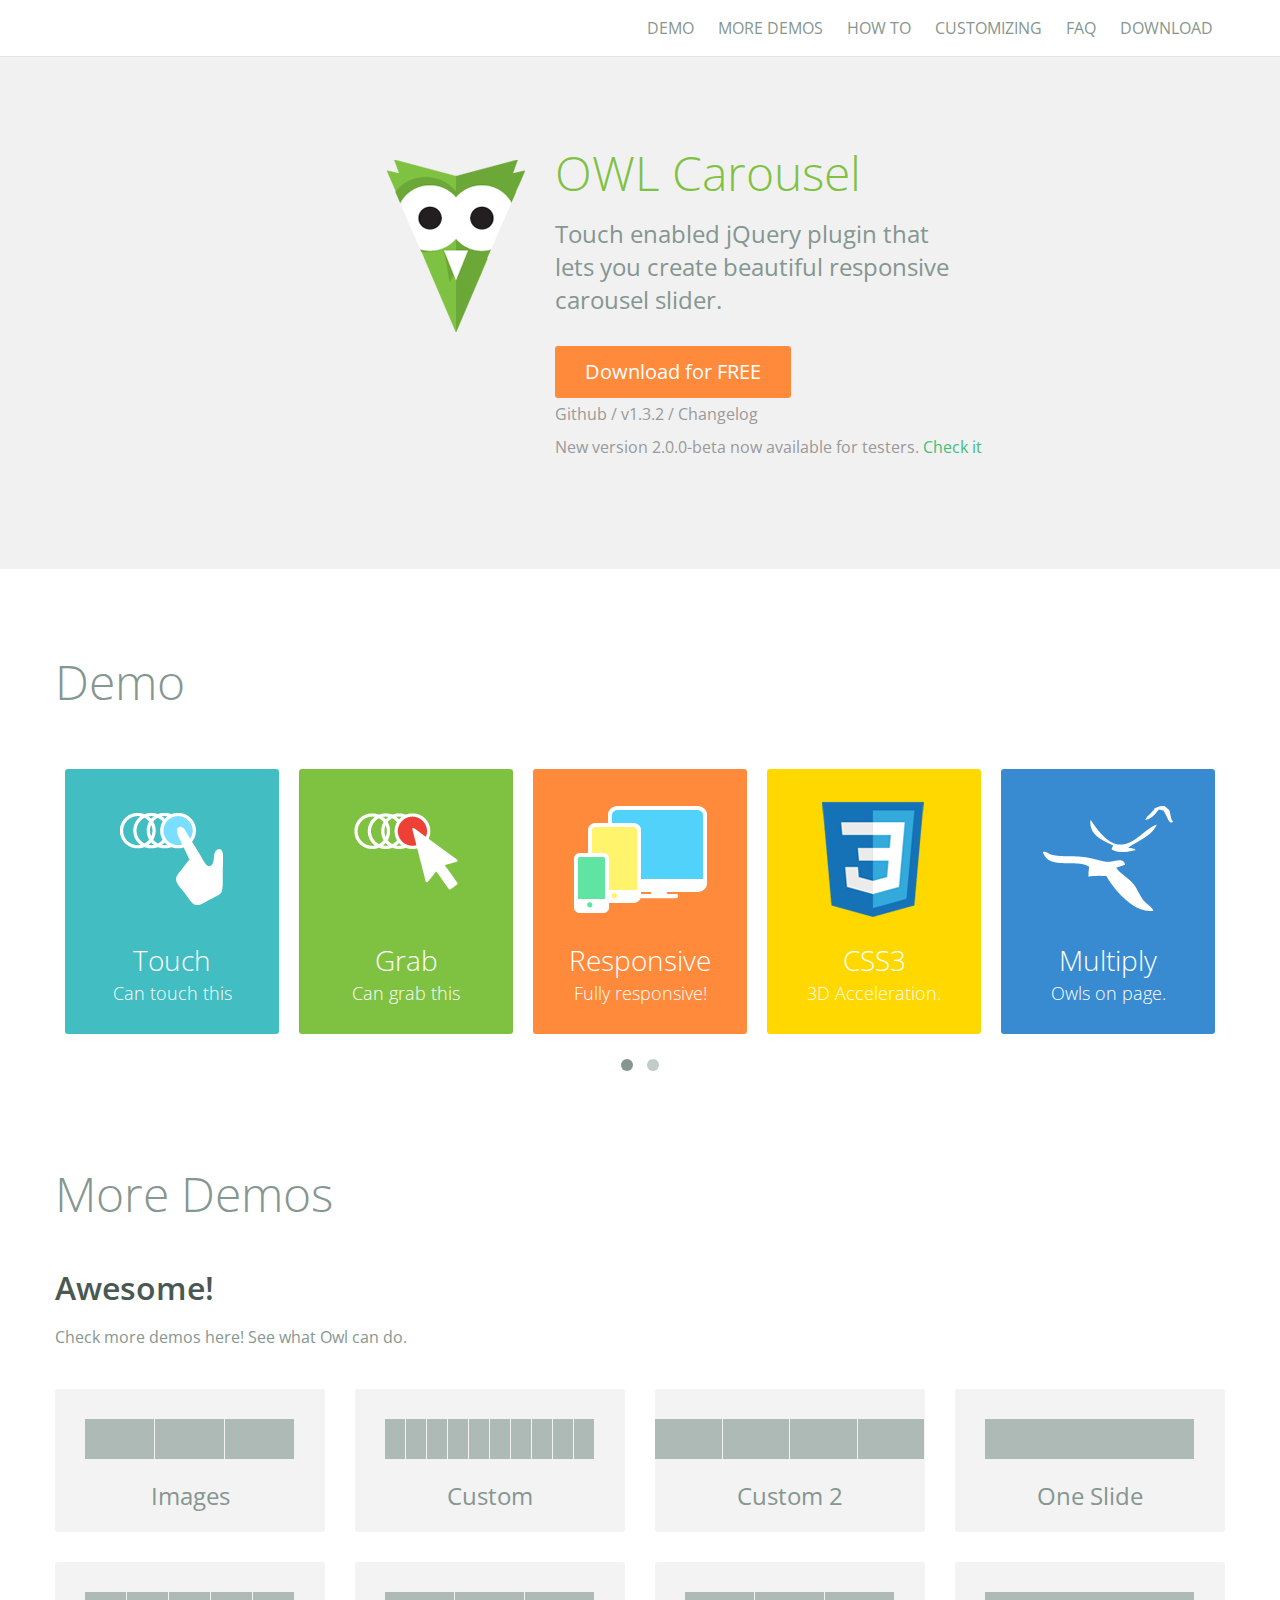
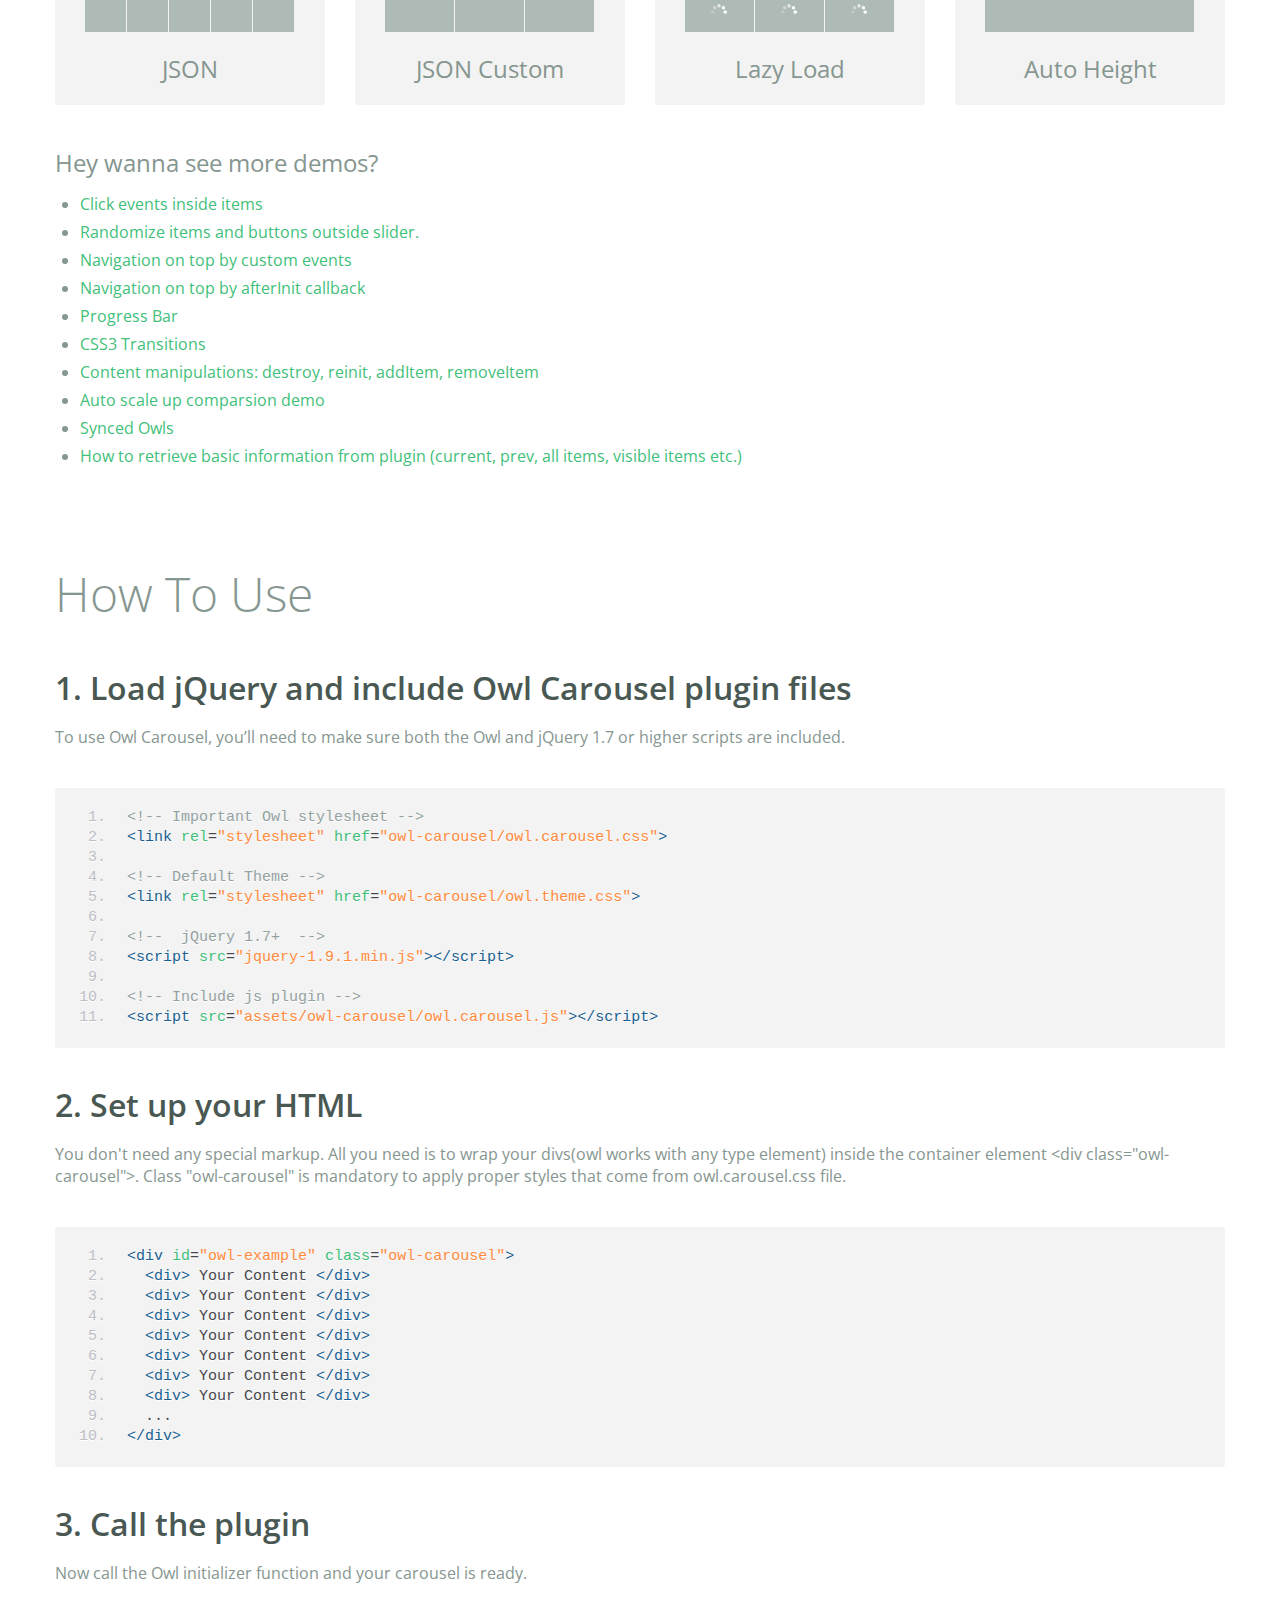
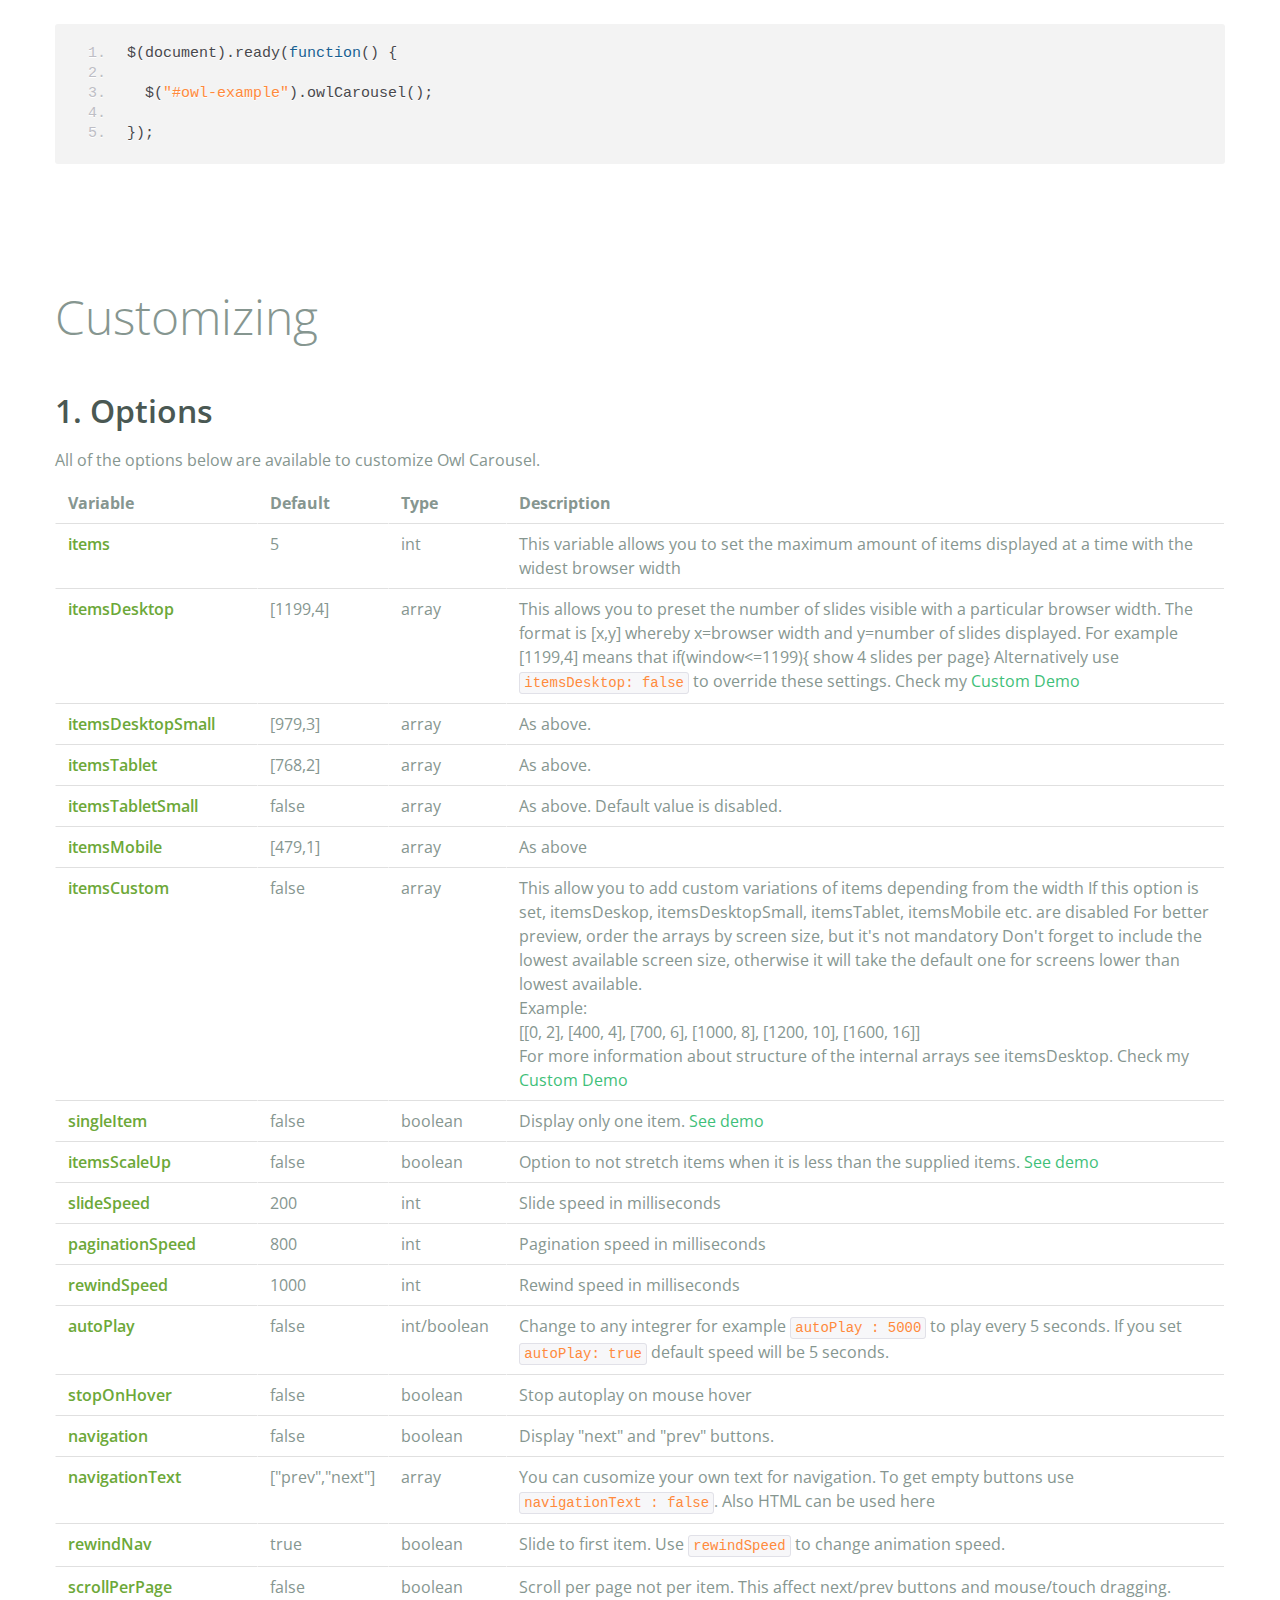
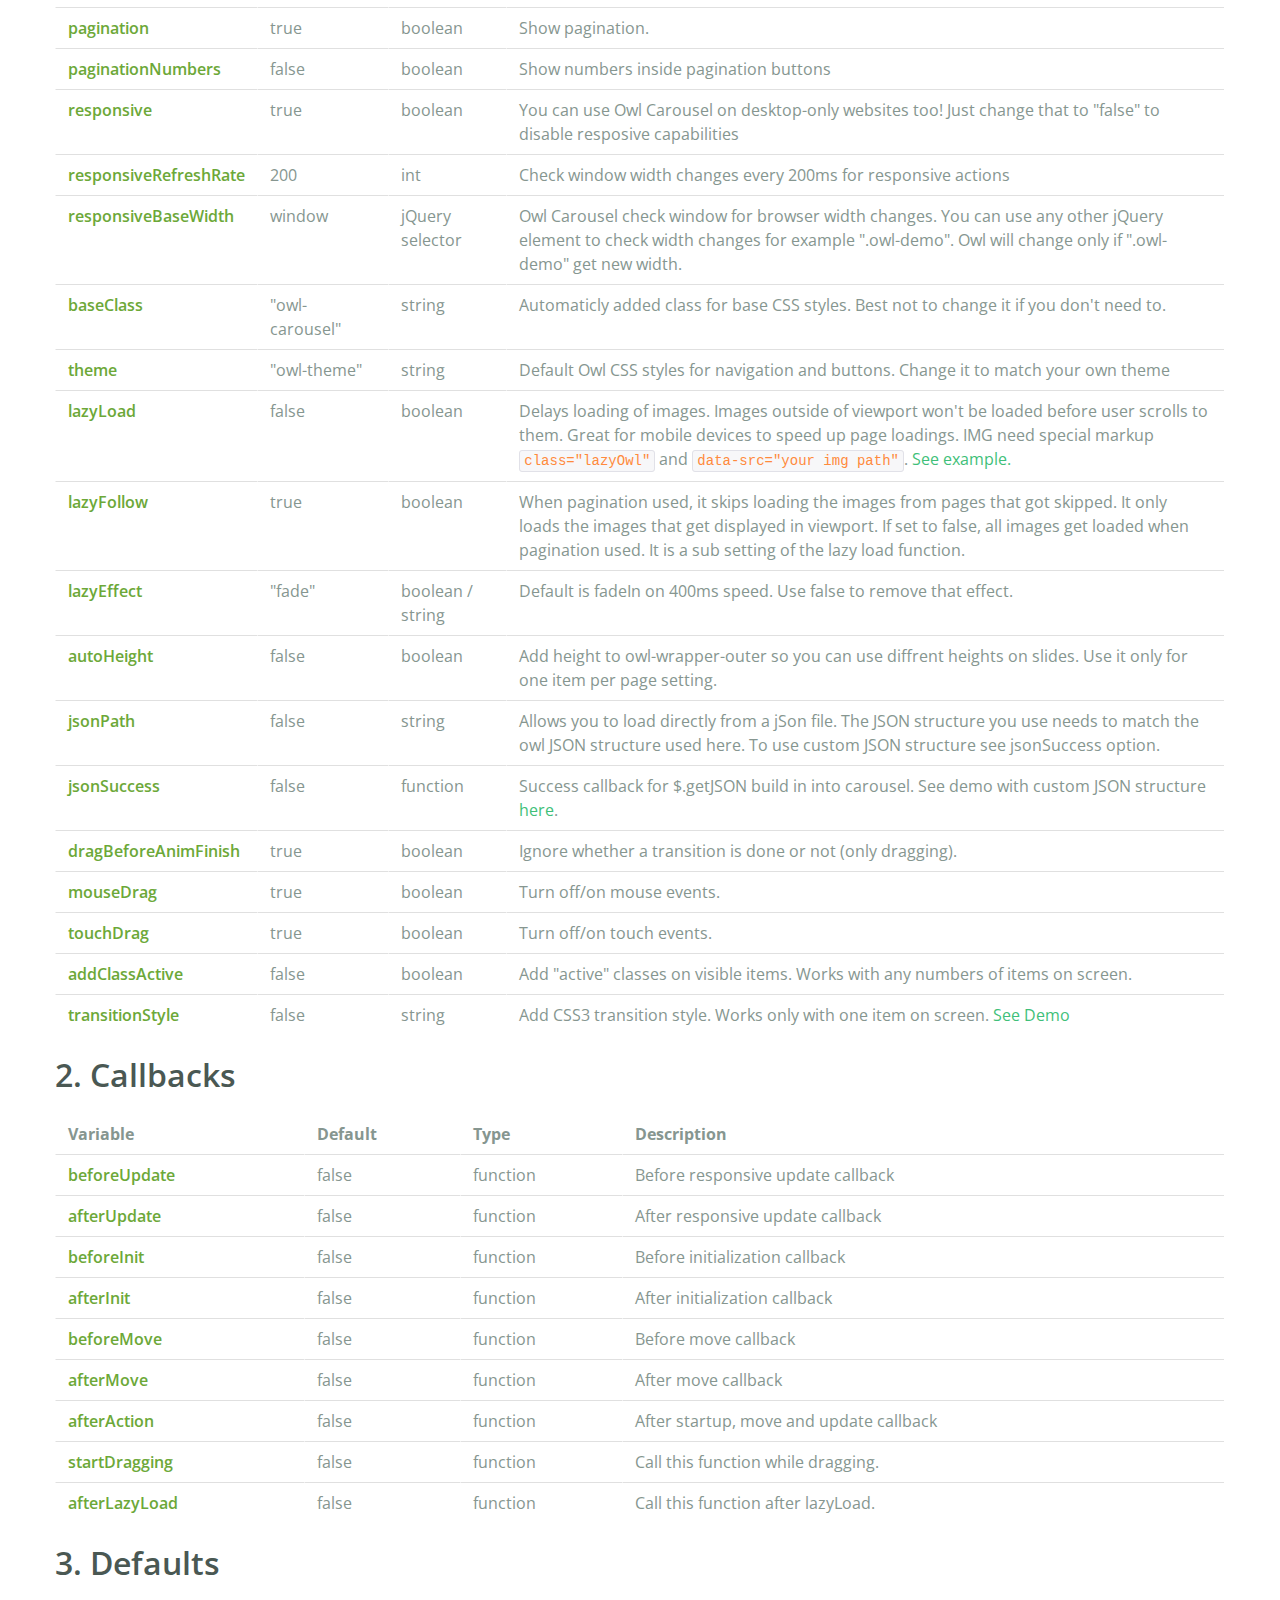
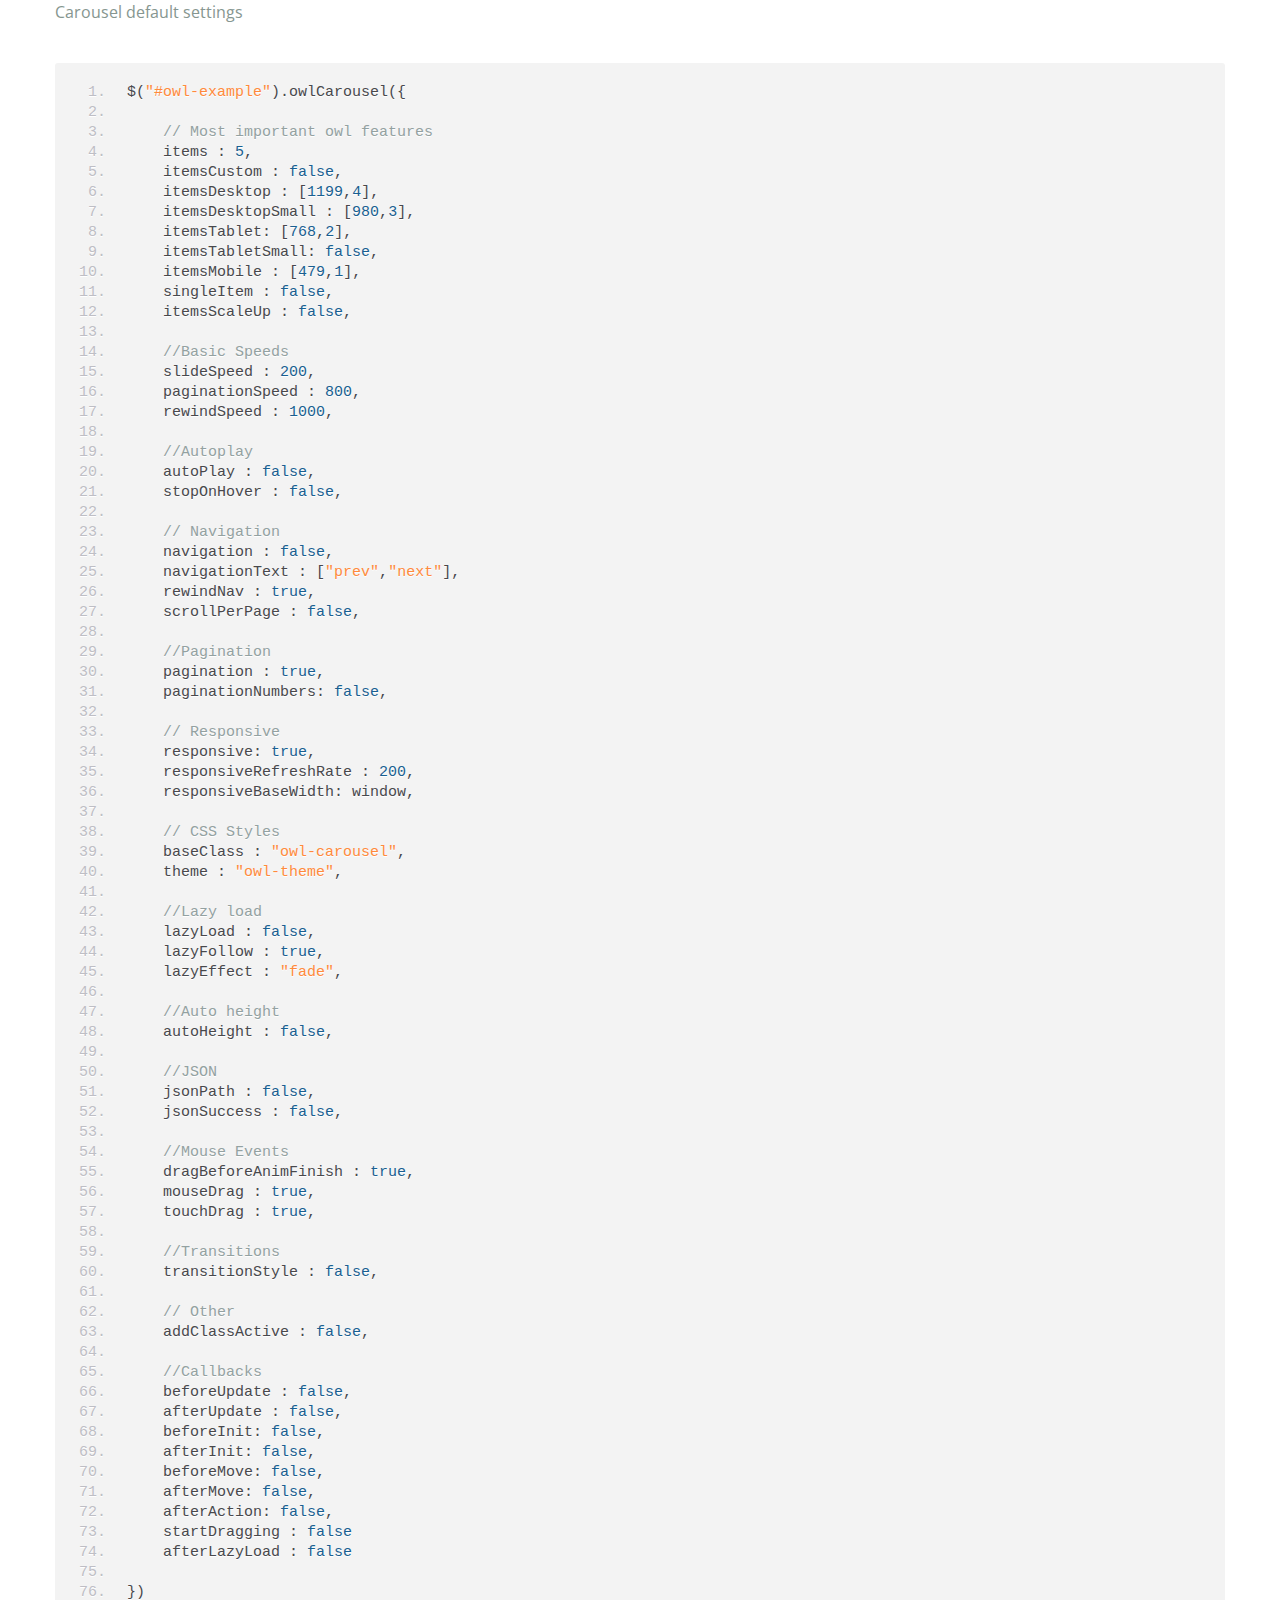
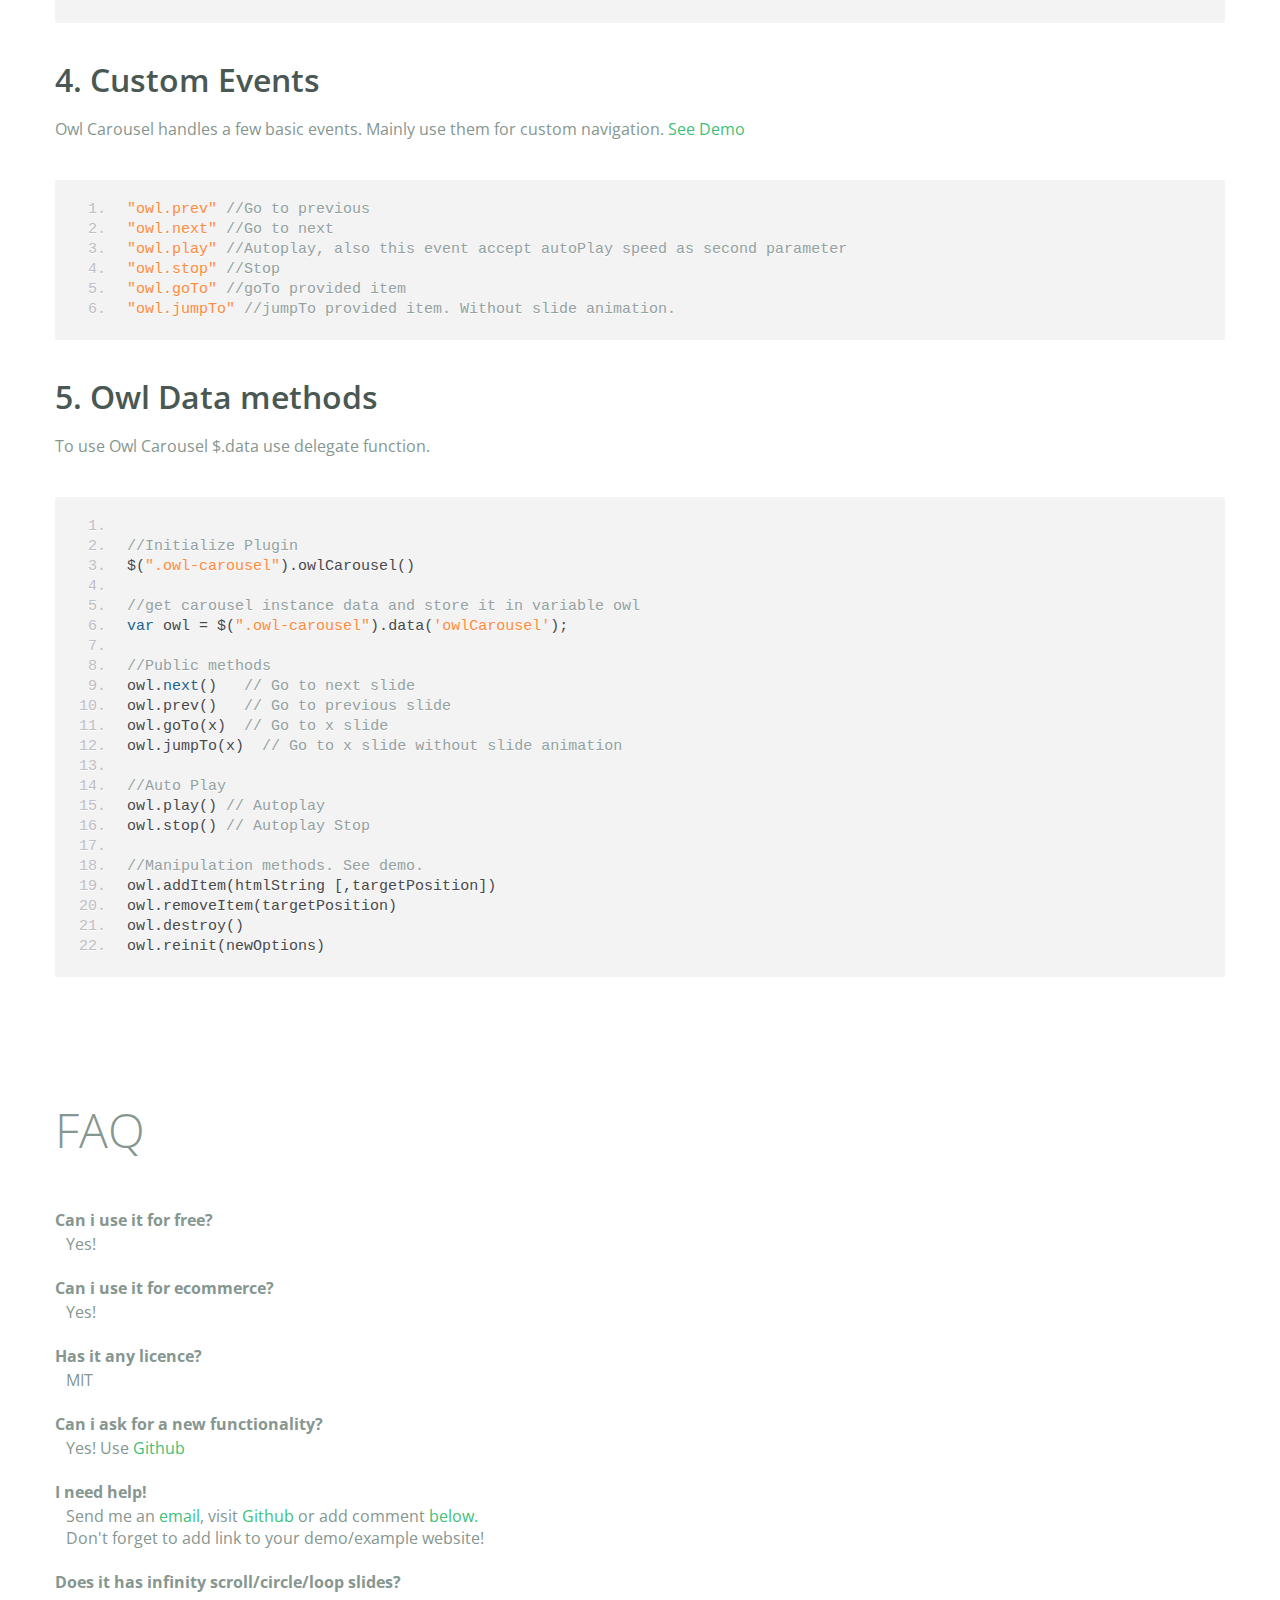
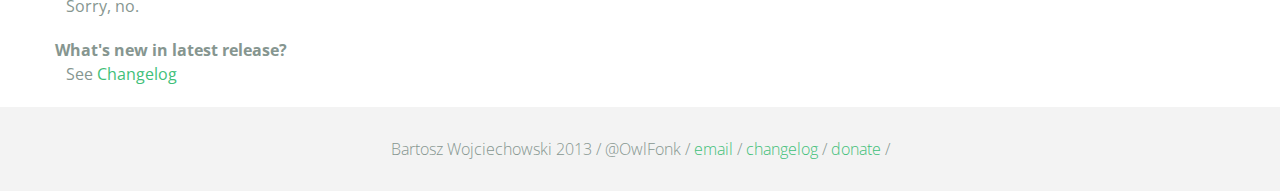
<file: common-files/plugins/owl/index.html>
<!DOCTYPE html>
<html lang="en">
  <head>
    <meta charset="utf-8">
    <title>Owl Carousel</title>
    <meta name="viewport" content="width=device-width, initial-scale=1.0">
    <meta name="description" content="jQuery Responsive Carousel - Owl Carusel">
    <meta name="author" content="Bartosz Wojciechowski">
    <meta name="keywords" content="HTML,CSS,JSON,JavaScript, jQuery, Responsive, Design, Owl, Carousel, Free">

    <link href='http://fonts.googleapis.com/css?family=Open+Sans:400italic,400,300,600,700' rel='stylesheet' type='text/css'>
    <link href="assets/css/bootstrapTheme.css" rel="stylesheet">
    <link href="assets/css/custom.css" rel="stylesheet">

    <!-- Owl Carousel Assets -->
    <link href="owl-carousel/owl.carousel.css" rel="stylesheet">
    <link href="owl-carousel/owl.theme.css" rel="stylesheet">

    <!-- Prettify -->
    <link href="assets/js/google-code-prettify/prettify.css" rel="stylesheet">

    <!-- Le fav and touch icons -->
    <link rel="apple-touch-icon-precomposed" sizes="144x144" href="assets/ico/apple-touch-icon-144-precomposed.png">
    <link rel="apple-touch-icon-precomposed" sizes="114x114" href="assets/ico/apple-touch-icon-114-precomposed.png">
      <link rel="apple-touch-icon-precomposed" sizes="72x72" href="assets/ico/apple-touch-icon-72-precomposed.png">
                    <link rel="apple-touch-icon-precomposed" href="assets/ico/apple-touch-icon-57-precomposed.png">
                                   <link rel="shortcut icon" href="assets/ico/favicon.png">
  </head>
  <body>
      <div id="top-nav" class="navbar navbar-fixed-top">
        <div class="navbar-inner">
          <div class="container">
            <button type="button" class="btn btn-navbar" data-toggle="collapse" data-target=".nav-collapse">
            <span class="icon-bar"></span>
            <span class="icon-bar"></span>
            <span class="icon-bar"></span>
          </button>
            <div class="nav-collapse collapse">
            <ul class="nav pull-right">
              <li><a href="#demo">Demo</a></li>
              <li><a href="#more-demos">More Demos</a></li>
              <li><a href="#how-to">How To</a></li>
              <li><a href="#customizing">Customizing</a></li>
              <li><a href="#faq">FAQ</a></li>
              <li><a href="owl.carousel.zip" class="download" data-spy="affix" data-offset-top="450">Download</a></li>
            </ul>
            </div>
          </div>
        </div>
      </div>

      <div id="header">
        <div class="container">
          <div class="row">
            <div class="span5">
                <img class="logo" src="assets/img/owl-logo.png" alt="Owl Logo">
              </div>
            <div class="span7">
              <h1>OWL Carousel </h1>
              <h3>Touch enabled jQuery plugin that lets you create beautiful responsive carousel slider.</h3>
              <a class="btn btn-success btn-large" href="owl.carousel.zip">Download for FREE</a>
              <p class="muted"><a class="muted" href="https://github.com/OwlFonk/OwlCarousel">Github</a> / v1.3.2 / <a class="muted" href="changelog.html">Changelog</a></p> 
              <p class="muted">New version 2.0.0-beta now available for testers. <a href="http://www.owlgraphic.com/owlcarousel2/">Check it</a></p>
            </div>
          </div>
        </div>
      </div>

      <div id="demo">
        <div class="container">
          <div class="row">
            <div class="span12">
              <h1>Demo</h1>
            </div>
          </div>

          <div class="row">
            <div class="span12">

              <div id="owl-example" class="owl-carousel">

                <div class="item darkCyan">
                  <img src="assets/img/demo-slides/touch.png" alt="Touch">
                    <h3>Touch</h3>
                    <h4>Can touch this</h4>
                </div>
                <div class="item forestGreen">
                  <img src="assets/img/demo-slides/grab.png" alt="Grab">
                    <h3>Grab</h3>
                    <h4>Can grab this</h4>
                </div>
                <div class="item orange">
                  <img src="assets/img/demo-slides/responsive.png" alt="Responsive">
                    <h3>Responsive</h3>
                    <h4>Fully responsive!</h4>
                </div>

                <div class="item yellow">
                  <img src="assets/img/demo-slides/css3.png" alt="CSS3">
                    <h3>CSS3</h3>
                    <h4>3D Acceleration.</h4>
                </div>

                <div class="item dodgerBlue">
                  <img src="assets/img/demo-slides/multi.png" alt="Multi">
                    <h3>Multiply</h3>
                    <h4>Owls on page.</h4>
                </div>

                <div class="item skyBlue">
                  <img src="assets/img/demo-slides/modern.png" alt="Modern Browsers">
                    <h3>Modern</h3>
                    <h4>Browsers Compatibility</h4>
                </div>

                <div class="item zombieGreen">
                  <img src="assets/img/demo-slides/zombie.png" alt="Zombie Browsers - old ones">
                    <h3>Zombie</h3>
                    <h4>Browsers Compatibility</h4>
                </div>

                <div class="item violet">
                  <img src="assets/img/demo-slides/controls.png" alt="Take Control">
                    <h3>Take Control</h3>
                    <h4>The way you like</h4>
                </div>

                <div class="item yellowLight">
                  <img src="assets/img/demo-slides/feather.png" alt="Light">
                    <h3>Light</h3>
                    <h4>As a feather</h4>
                </div>

                <div class="item steelGray">
                  <img src="assets/img/demo-slides/tons.png" alt="Tons of Opotions">
                    <h3>Tons</h3>
                    <h4>of options</h4>
                </div>

              </div>


            </div>
          </div>

        </div>
      </div>

    <div id="more-demos">
      <div class="container">

        <div class="row">
          <div class="span12">
            <h1>More Demos</h1>
            <h2>Awesome!</h2>
            <p>Check more demos here! See what Owl can do.</p>
          </div>
        </div>

        <div class="row demos-row">
          <div class="span3">
            <a href="demos/images.html" class="demo-box">
              <div class="demo-wrapper demo-images clearfix">
                <div class="demo-slide"><div class="bg"></div></div>
                <div class="demo-slide"><div class="bg"></div></div>
                <div class="demo-slide"><div class="bg"></div></div>
              </div>
              <h3>Images</h3>
            </a>
          </div>

          <div class="span3">
            <a href="demos/custom.html" class="demo-box">
              <div class="demo-wrapper demo-custom clearfix">
                <div class="demo-slide"><div class="bg"></div></div>
                <div class="demo-slide"><div class="bg"></div></div>
                <div class="demo-slide"><div class="bg"></div></div>
                <div class="demo-slide"><div class="bg"></div></div>
                <div class="demo-slide"><div class="bg"></div></div>
                <div class="demo-slide"><div class="bg"></div></div>
                <div class="demo-slide"><div class="bg"></div></div>
                <div class="demo-slide"><div class="bg"></div></div>
                <div class="demo-slide"><div class="bg"></div></div>
                <div class="demo-slide"><div class="bg"></div></div>
              </div>
              <h3>Custom</h3>
            </a>
          </div>

          <div class="span3">
            <a href="demos/itemsCustom.html" class="demo-box">
              <div class="demo-wrapper demo-full clearfix">
                <div class="demo-slide"><div class="bg"></div></div>
                <div class="demo-slide"><div class="bg"></div></div>
                <div class="demo-slide"><div class="bg"></div></div>
                <div class="demo-slide"><div class="bg"></div></div>
              </div>
              <h3>Custom 2</h3>
            </a>
          </div>

          <div class="span3">
            <a href="demos/one.html" class="demo-box">
              <div class="demo-wrapper demo-one clearfix">
                <div class="demo-slide"><div class="bg"></div></div>
              </div>
              <h3>One Slide</h3>
            </a>
          </div>

        </div>
        <div class="row demos-row">
          <div class="span3">
            <a href="demos/json.html" class="demo-box">
              <div class="demo-wrapper demo-Json clearfix">
                <div class="demo-slide"><div class="bg"></div></div>
                <div class="demo-slide"><div class="bg"></div></div>
                <div class="demo-slide"><div class="bg"></div></div>
                <div class="demo-slide"><div class="bg"></div></div>
                <div class="demo-slide"><div class="bg"></div></div>
              </div>
              <h3>JSON</h3>
            </a>
          </div>

          <div class="span3">
            <a href="demos/customJson.html" class="demo-box">
              <div class="demo-wrapper demo-Json-custom clearfix">
                <div class="demo-slide"><div class="bg"></div></div>
                <div class="demo-slide"><div class="bg"></div></div>
                <div class="demo-slide"><div class="bg"></div></div>
              </div>
              <h3>JSON Custom</h3>
            </a>
          </div>

          <div class="span3">
            <a href="demos/lazyLoad.html" class="demo-box">
              <div class="demo-wrapper demo-lazy clearfix">
                <div class="demo-slide"><div class="bg"></div></div>
                <div class="demo-slide"><div class="bg"></div></div>
                <div class="demo-slide"><div class="bg"></div></div>
              </div>
              <h3>Lazy Load</h3>
            </a>
          </div>

          <div class="span3">
            <a href="demos/autoHeight.html" class="demo-box">
              <div class="demo-wrapper demo-height clearfix">
                <div class="demo-slide"><div class="bg"></div></div>
              </div>
              <h3>Auto Height</h3>
            </a>
          </div>

          
        </div>

        <div class="row">
          <div class="span12">
            <h3>Hey wanna see more demos?</h3>
            <ul>
              <li>
                <a href="demos/click.html">Click events inside items</a>
              </li>
              <li>
                <a href="demos/randomOrder.html">Randomize items and buttons outside slider.</a>
              </li>
              <li>
                <a href="demos/navOnTop.html">Navigation on top by custom events</a>
              </li>
              <li>
                <a href="demos/navOnTop2.html">Navigation on top by afterInit callback</a>
              </li>
              <li>
                <a href="demos/progressBar.html">Progress Bar</a>
              </li>
              <li>
                <a href="demos/transitions.html">CSS3 Transitions</a>
              </li>
              <li>
                <a href="demos/manipulations.html">Content manipulations: destroy, reinit, addItem, removeItem</a>
              </li>
              <li>
                <a href="demos/scaleup.html">Auto scale up comparsion demo</a>
              </li>
              <li>
                <a href="demos/sync.html">Synced Owls</a>
              </li>
              <li>
                <a href="demos/owlStatus.html">How to retrieve basic information from plugin (current, prev, all items, visible items etc.)</a>
              </li>
            </ul>
            
          </div>
        </div>


      </div>
    </div>

    <div id="how-to">
      <div class="container">
        <div class="row">
          <div class="span12">
            <h1>How To Use</h1>
            <h2>1. Load jQuery and include Owl Carousel plugin files</h2>
            <p>To use Owl Carousel, you’ll need to make sure both the Owl and jQuery 1.7 or higher scripts are included.</p>
<pre class="pre-show prettyprint linenums">
&lt;!-- Important Owl stylesheet --&gt;
&lt;link rel="stylesheet" href="owl-carousel/owl.carousel.css"&gt;

&lt;!-- Default Theme --&gt;
&lt;link rel="stylesheet" href="owl-carousel/owl.theme.css"&gt;

&lt;!--  jQuery 1.7+  --&gt;
&lt;script src="jquery-1.9.1.min.js"&gt;&lt;/script&gt;

&lt;!-- Include js plugin --&gt;
&lt;script src="assets/owl-carousel/owl.carousel.js"&gt;&lt;/script&gt;
</pre>
          <h2>2. Set up your HTML</h2>
          <p>You don't need any special markup. All you need is to wrap your divs(owl works with any type element) inside the container element &lt;div class="owl-carousel"&gt;. Class "owl-carousel" is mandatory to apply proper styles that come from owl.carousel.css file.</p>
<pre class="pre-show prettyprint linenums">
&lt;div id="owl-example" class="owl-carousel"&gt;
  &lt;div&gt; Your Content &lt;/div&gt;
  &lt;div&gt; Your Content &lt;/div&gt;
  &lt;div&gt; Your Content &lt;/div&gt;
  &lt;div&gt; Your Content &lt;/div&gt;
  &lt;div&gt; Your Content &lt;/div&gt;
  &lt;div&gt; Your Content &lt;/div&gt;
  &lt;div&gt; Your Content &lt;/div&gt;
  ...
&lt;/div>
</pre>    
          <h2>3. Call the plugin</h2>
          <p>Now call the Owl initializer function and your carousel is ready.</p>
<pre class="pre-show prettyprint linenums">
$(document).ready(function() {

  $("#owl-example").owlCarousel();

});
</pre>  
          </div>
        </div>
      </div>
    </div>


    <div id="customizing">
      <div class="container">
        <div class="row">
          <div class="span12">
            <h1>Customizing</h1>
            <h2>1. Options</h2>
            <p>All of the options below are available to customize Owl Carousel.</p> 
            <table class="table hp-table table-bordered table-striped">
              <thead>
                <tr>
                  <th>Variable</th>
                  <th>Default</th>
                  <th>Type</th>
                  <th>Description</th>
                </tr>
              </thead>
              <tbody>
                <tr>
                  <td><span class="text-emp">items</span></td>
                  <td>5</td>
                  <td>int</td>
                  <td>This variable allows you to set the maximum amount of items displayed at a time with the widest browser width</td>
                </tr>
                 <tr>
                  <td><span class="text-emp">itemsDesktop</span></td>
                  <td>[1199,4]</td>
                  <td>array</td>
                  <td>This allows you to preset the number of slides visible with a particular browser width. The format is [x,y] whereby x=browser width and y=number of slides displayed. For example [1199,4] means that if(window&lt;=1199){ show 4 slides per page}
                    Alternatively use <code>itemsDesktop: false</code> to override these settings. Check my <a href="demos/custom.html">Custom Demo</a></td>
                </tr>
                <tr>
                  <td><span class="text-emp">itemsDesktopSmall</span></td>
                  <td>[979,3]</td>
                  <td>array</td>
                  <td>As above.</td>
                </tr>
                <tr>
                  <td><span class="text-emp">itemsTablet</span></td>
                  <td>[768,2]</td>
                  <td>array</td>
                  <td>As above.</td>
                </tr>
                <tr>
                  <td><span class="text-emp">itemsTabletSmall</span></td>
                  <td>false</td>
                  <td>array</td>
                  <td>As above. Default value is disabled.</td>
                </tr>
                <tr>
                  <td><span class="text-emp">itemsMobile</span></td>
                  <td>[479,1]</td>
                  <td>array</td>
                  <td>As above</td>
                </tr>
                <tr>
                  <td><span class="text-emp">itemsCustom</span></td>
                  <td>false</td>
                  <td>array</td>
                  <td>
                    This allow you to add custom variations of items depending from the width
                    If this option is set, itemsDeskop, itemsDesktopSmall, itemsTablet, itemsMobile etc. are disabled
                    For better preview, order the arrays by screen size, but it's not mandatory
                    Don't forget to include the lowest available screen size, otherwise it will take the default one for screens lower than lowest available.
                    <br />Example:<br /> [[0, 2], [400, 4], [700, 6], [1000, 8], [1200, 10], [1600, 16]]<br />
                    For more information about structure of the internal arrays see itemsDesktop. Check my <a href="demos/custom.html">Custom Demo</a></td>
                </tr>
                <tr>
                  <td><span class="text-emp">singleItem</span></td>
                  <td>false</td>
                  <td>boolean</td>
                  <td>Display only one item. <a href="demos/one.html">See demo</a></td>
                </tr>
                <tr>
                  <td><span class="text-emp">itemsScaleUp</span></td>
                  <td>false</td>
                  <td>boolean</td>
                  <td>Option to not stretch items when it is less than the supplied items. <a href="demos/scaleup.html">See demo</a></td>
                </tr>
                <tr>
                  <td><span class="text-emp">slideSpeed</span></td>
                  <td>200</td>
                  <td>int</td>
                  <td>Slide speed in milliseconds</td>
                </tr>
                <tr>
                  <td><span class="text-emp">paginationSpeed</span></td>
                  <td>800</td>
                  <td>int</td>
                  <td>Pagination speed in milliseconds</td>
                </tr>
                <tr>
                  <td><span class="text-emp">rewindSpeed</span></td>
                  <td>1000</td>
                  <td>int</td>
                  <td>Rewind speed in milliseconds</td>
                </tr>
                <tr>
                  <td><span class="text-emp">autoPlay</span></td>
                  <td>false</td>
                  <td>int/boolean</td>
                  <td>Change to any integrer for example <code>autoPlay : 5000</code> to play every 5 seconds. If you set <code>autoPlay: true</code> default speed will be 5 seconds.</td>
                </tr>
                <tr>
                <tr>
                  <td><span class="text-emp">stopOnHover</span></td>
                  <td>false</td>
                  <td>boolean</td>
                  <td>Stop autoplay on mouse hover</td>
                </tr>
                <tr>
                <tr>
                  <td><span class="text-emp">navigation</span></td>
                  <td>false</td>
                  <td>boolean</td>
                  <td>Display "next" and "prev" buttons.</td>
                </tr>
                <tr>
                  <td><span class="text-emp">navigationText</span></td>
                  <td>["prev","next"]</td>
                  <td>array</td>
                  <td>You can cusomize your own text for navigation. To get empty buttons use <code>navigationText : false</code>. Also HTML can be used here</td>
                </tr>
                <tr>
                  <td><span class="text-emp">rewindNav</span></td>
                  <td>true</td>
                  <td>boolean</td>
                  <td>Slide to first item. Use <code>rewindSpeed</code> to change animation speed. </td>
                </tr>
                <tr>
                  <td><span class="text-emp">scrollPerPage</span></td>
                  <td>false</td>
                  <td>boolean</td>
                  <td>Scroll per page not per item. This affect next/prev buttons and mouse/touch dragging.</td>
                </tr>
                <tr>
                  <td><span class="text-emp">pagination</span></td>
                  <td>true</td>
                  <td>boolean</td>
                  <td>Show pagination.</td>
                </tr>
                <tr>
                  <td><span class="text-emp">paginationNumbers</span></td>
                  <td>false</td>
                  <td>boolean</td>
                  <td>Show numbers inside pagination buttons</td>
                </tr>
                <tr>
                  <td><span class="text-emp">responsive</span></td>
                  <td>true</td>
                  <td>boolean</td>
                  <td>You can use Owl Carousel on desktop-only websites too! Just change that to "false" to disable resposive capabilities</td>
                </tr>
                <tr>
                  <td><span class="text-emp">responsiveRefreshRate</span></td>
                  <td>200</td>
                  <td>int</td>
                  <td>Check window width changes every 200ms for responsive actions</td>
                </tr>
                <tr>
                  <td><span class="text-emp">responsiveBaseWidth</span></td>
                  <td>window</td>
                  <td>jQuery selector</td>
                  <td>Owl Carousel check window for browser width changes. You can use any other jQuery element to check width changes for example ".owl-demo". Owl will change only if ".owl-demo" get new width.</td>
                </tr>
                <tr>
                  <td><span class="text-emp">baseClass</span></td>
                  <td>"owl-carousel"</td>
                  <td>string</td>
                  <td>Automaticly added class for base CSS styles. Best not to change it if you don't need to.</td>
                </tr>
                <tr>
                  <td><span class="text-emp">theme</span></td>
                  <td>"owl-theme"</td>
                  <td>string</td>
                  <td>Default Owl CSS styles for navigation and buttons. Change it to match your own theme</td>
                </tr>
                <tr>
                  <td><span class="text-emp">lazyLoad</span></td>
                  <td>false</td>
                  <td>boolean</td>
                  <td>Delays loading of images. Images outside of viewport won't be loaded before user scrolls to them. Great for mobile devices to speed up page loadings. IMG need special markup <code>class="lazyOwl"</code> and <code>data-src="your img path"</code>. <a href="demos/lazyLoad.html">See example.</a></td>
                </tr>
                <tr>
                  <td><span class="text-emp">lazyFollow</span></td>
                  <td>true</td>
                  <td>boolean</td>
                  <td>When pagination used, it skips loading the images from pages that got skipped. It only loads the images that get displayed in viewport. If set to false, all images get loaded when pagination used. It is a sub setting of the lazy load function.</td>
                </tr>
                <tr>
                  <td><span class="text-emp">lazyEffect</span></td>
                  <td>"fade"</td>
                  <td>boolean / string</td>
                  <td>Default is fadeIn on 400ms speed. Use false to remove that effect.</td>
                </tr>
                <tr>
                  <td><span class="text-emp">autoHeight</span></td>
                  <td>false</td>
                  <td>boolean</td>
                  <td>Add height to owl-wrapper-outer so you can use diffrent heights on slides. Use it only for one item per page setting.</td>
                </tr>
                <tr>
                  <td><span class="text-emp">jsonPath</span></td>
                  <td>false</td>
                  <td>string</td>
                  <td>Allows you to load directly from a jSon file. The JSON structure you use needs to match the owl JSON structure used here. To use custom JSON structure see jsonSuccess option.</td>
                </tr>
                <tr>
                  <td><span class="text-emp">jsonSuccess</span></td>
                  <td>false</td>
                  <td>function</td>
                  <td>Success callback for $.getJSON build in into carousel. See demo with custom JSON structure <a href="demos/customJson.html">here</a>. </td>
                </tr>
                <tr>
                  <td><span class="text-emp">dragBeforeAnimFinish</span></td>
                  <td>true</td>
                  <td>boolean</td>
                  <td>Ignore whether a transition is done or not (only dragging).</td>
                </tr>
                <tr>
                  <td><span class="text-emp">mouseDrag</span></td>
                  <td>true</td>
                  <td>boolean</td>
                  <td>Turn off/on mouse events.</td>
                </tr>
                <tr>
                  <td><span class="text-emp">touchDrag</span></td>
                  <td>true</td>
                  <td>boolean</td>
                  <td>Turn off/on touch events.</td>
                </tr>
                <tr>
                  <td><span class="text-emp">addClassActive</span></td>
                  <td>false</td>
                  <td>boolean</td>
                  <td>Add "active" classes on visible items. Works with any numbers of items on screen.</td>
                </tr>
                <tr>
                  <td><span class="text-emp">transitionStyle</span></td>
                  <td>false</td>
                  <td>string</td>
                  <td>Add CSS3 transition style. Works only with one item on screen. <a href="demos/transitions.html">See Demo</a></td>
                </tr>
              </tbody>
            </table>
            <h2>2. Callbacks</h2>
            <table class="table hp-table table-bordered table-striped">
              <thead>
                <tr>
                  <th>Variable</th>
                  <th>Default</th>
                  <th>Type</th>
                  <th>Description</th>
                </tr>
              </thead>
              <tbody>
                <tr>
                  <td><span class="text-emp">beforeUpdate</span></td>
                  <td>false</td>
                  <td>function</td>
                  <td>Before responsive update callback</td>
                </tr>
                <tr>
                  <td><span class="text-emp">afterUpdate</span></td>
                  <td>false</td>
                  <td>function</td>
                  <td>After responsive update callback</td>
                </tr>
                <tr>
                  <td><span class="text-emp">beforeInit</span></td>
                  <td>false</td>
                  <td>function</td>
                  <td>Before initialization callback</td>
                </tr>
                <tr>
                  <td><span class="text-emp">afterInit</span></td>
                  <td>false</td>
                  <td>function</td>
                  <td>After initialization callback</td>
                </tr>
                <tr>
                  <td><span class="text-emp">beforeMove</span></td>
                  <td>false</td>
                  <td>function</td>
                  <td>Before move callback</td>
                </tr>
                <tr>
                  <td><span class="text-emp">afterMove</span></td>
                  <td>false</td>
                  <td>function</td>
                  <td>After move callback</td>
                </tr>
                <tr>
                  <td><span class="text-emp">afterAction</span></td>
                  <td>false</td>
                  <td>function</td>
                  <td>After startup, move and update callback</td>
                </tr>
                <tr>
                  <td><span class="text-emp">startDragging</span></td>
                  <td>false</td>
                  <td>function</td>
                  <td>Call this function while dragging.</td>
                </tr>
                <tr>
                  <td><span class="text-emp">afterLazyLoad</span></td>
                  <td>false</td>
                  <td>function</td>
                  <td>Call this function after lazyLoad.</td>
                </tr>
              </tbody>
            </table>

              <h2>3. Defaults</h2>
              <p>Carousel default settings</p>
<pre class="pre-show prettyprint linenums">
$("#owl-example").owlCarousel({

    // Most important owl features
    items : 5,
    itemsCustom : false,
    itemsDesktop : [1199,4],
    itemsDesktopSmall : [980,3],
    itemsTablet: [768,2],
    itemsTabletSmall: false,
    itemsMobile : [479,1],
    singleItem : false,
    itemsScaleUp : false,

    //Basic Speeds
    slideSpeed : 200,
    paginationSpeed : 800,
    rewindSpeed : 1000,

    //Autoplay
    autoPlay : false,
    stopOnHover : false,

    // Navigation
    navigation : false,
    navigationText : ["prev","next"],
    rewindNav : true,
    scrollPerPage : false,

    //Pagination
    pagination : true,
    paginationNumbers: false,

    // Responsive 
    responsive: true,
    responsiveRefreshRate : 200,
    responsiveBaseWidth: window,

    // CSS Styles
    baseClass : "owl-carousel",
    theme : "owl-theme",

    //Lazy load
    lazyLoad : false,
    lazyFollow : true,
    lazyEffect : "fade",

    //Auto height
    autoHeight : false,

    //JSON 
    jsonPath : false, 
    jsonSuccess : false,

    //Mouse Events
    dragBeforeAnimFinish : true,
    mouseDrag : true,
    touchDrag : true,

    //Transitions
    transitionStyle : false,

    // Other
    addClassActive : false,

    //Callbacks
    beforeUpdate : false,
    afterUpdate : false,
    beforeInit: false, 
    afterInit: false, 
    beforeMove: false, 
    afterMove: false,
    afterAction: false,
    startDragging : false
    afterLazyLoad : false

})
</pre>
              <h2>4. Custom Events</h2>
              <p>Owl Carousel handles a few basic events. Mainly use them for custom navigation. <a href="demos/custom.html">See Demo</a></p>

<pre class="pre-show prettyprint linenums">
"owl.prev" //Go to previous
"owl.next" //Go to next
"owl.play" //Autoplay, also this event accept autoPlay speed as second parameter
"owl.stop" //Stop
"owl.goTo" //goTo provided item
"owl.jumpTo" //jumpTo provided item. Without slide animation.
</pre>

              <h2>5. Owl Data methods</h2>
              <p>To use Owl Carousel $.data use delegate function.</p>
              
<pre class="pre-show prettyprint linenums">

//Initialize Plugin
$(".owl-carousel").owlCarousel()

//get carousel instance data and store it in variable owl
var owl = $(".owl-carousel").data('owlCarousel');

//Public methods
owl.next()   // Go to next slide
owl.prev()   // Go to previous slide
owl.goTo(x)  // Go to x slide
owl.jumpTo(x)  // Go to x slide without slide animation

//Auto Play
owl.play() // Autoplay
owl.stop() // Autoplay Stop

//Manipulation methods. <a href="demos/manipulations.html">See demo.</a>
owl.addItem(htmlString [,targetPosition])
owl.removeItem(targetPosition)
owl.destroy()
owl.reinit(newOptions)
</pre>
          </div>
        </div>
      </div>
    </div>

    <div id="faq" class="container">
      <div class="row">
        <div class="span12">
          <h1>FAQ</h1>
          <dl>
            <dt>Can i use it for free?</dt>
            <dd>Yes!</dd>
            <dt>Can i use it for ecommerce?</dt>
            <dd>Yes!</dd>
            <dt>Has it any licence?</dt>
            <dd>MIT</dd>
            <dt>Can i ask for a new functionality?</dt>
            <dd>Yes! Use <a href="https://github.com/OwlFonk/OwlCarousel">Github</a></dd>
            <dt>I need help!</dt>
            <dd>Send me an <a href="mailto:owl@owlgraphic.com?subject=Hey Owl! I need help">email</a>, visit <a href="https://github.com/OwlFonk/OwlCarousel">Github</a> or add comment <a href="#disqus">below.</a><br>Don't forget to add link to your demo/example website!</dd>
            <dt>Does it has infinity scroll/circle/loop slides?</dt>
            <dd>Sorry, no.</dd>
            <dt>What's new in latest release?</dt>
            <dd>See <a href="changelog.html">Changelog</a></dd>
          </dl>
        </div>
      </div>
    </div>

    <div class="container disqus">
        <div class="row">
          <div class="span12">
            <h1>Disqus</h1>

    <div id="disqus_thread"></div>
    <noscript>Please enable JavaScript to view the <a href="http://disqus.com/?ref_noscript">comments powered by Disqus.</a></noscript>
    <a href="http://disqus.com" class="dsq-brlink">comments powered by <span class="logo-disqus">Disqus</span></a>
      </div>
    </div>
  </div>

    <div id="footer">
      <div class="container">
        <div class="row">
          <div class="span12">
            <h5>Bartosz Wojciechowski 2013 / @OwlFonk / 
            <a href="mailto:owl@owlgraphic.com?subject=Hey Owl!">email</a> / 
            <a href="changelog.html">changelog</a> /
            <a href="https://www.paypal.com/cgi-bin/webscr?cmd=_s-xclick&hosted_button_id=EFSGXZS7V2U9N">donate</a> / 
            <a href="https://twitter.com/share" class="twitter-share-button" data-url="http://owlgraphic.com/owlcarousel/" data-text="Awesome jQuery Owl Carousel Responsive Plugin" data-via="OwlFonk" data-count="none" data-hashtags="owlcarousel"></a>
            <script>
            var owldomain = window.location.hostname.indexOf("owlgraphic");
            if(owldomain !== -1){
              !function(d,s,id){var js,fjs=d.getElementsByTagName(s)[0],p=/^http:/.test(d.location)?'http':'https';if(!d.getElementById(id)){js=d.createElement(s);js.id=id;js.src=p+'://platform.twitter.com/widgets.js';fjs.parentNode.insertBefore(js,fjs);}}(document, 'script', 'twitter-wjs');
            }
            </script>
            </h5>
          </div>
        </div>
      </div>
    </div>


    <script src="assets/js/jquery-1.9.1.min.js"></script>
    <script src="owl-carousel/owl.carousel.min.js"></script>

    <!-- Frontpage Demo -->
    <script>

    $(document).ready(function($) {
      $("#owl-example").owlCarousel();
    });


    $("body").data("page", "frontpage");

    </script>
    <script src="assets/js/bootstrap-collapse.js"></script>
    <script src="assets/js/bootstrap-transition.js"></script>

    <script src="assets/js/google-code-prettify/prettify.js"></script>
	  <script src="assets/js/application.js"></script>

    <script type="text/javascript">
    jQuery(function($){
      var disqus_loaded = false;
      var top = $("#faq").offset().top; 
      var owldomain = window.location.hostname.indexOf("owlgraphic");
      var comments = window.location.href.indexOf("comment");

      if(owldomain !== -1){
        function check(){
          if ( (!disqus_loaded && $(window).scrollTop() + $(window).height() > top) || (comments !== -1) ){
            $(window).off( "scroll" )
            disqus_loaded = true;
            /* * * CONFIGURATION VARIABLES: EDIT BEFORE PASTING INTO YOUR WEBPAGE * * */
            var disqus_shortname = 'owlcarousel'; // required: replace example with your forum shortname
            var disqus_identifier = 'OWL Carousel';
            //var disqus_url = 'http://owlgraphic.com/owlcarousel/';
            /* * * DON'T EDIT BELOW THIS LINE * * */
            (function() {
                var dsq = document.createElement('script'); dsq.type = 'text/javascript'; dsq.async = true;
                dsq.src = '//' + disqus_shortname + '.disqus.com/embed.js';
                (document.getElementsByTagName('head')[0] || document.getElementsByTagName('body')[0]).appendChild(dsq);
            })();
          }
        }
        $(window).on( "scroll", check )
        check();
      } else {
        $('.disqus').hide();
      }
    });
    </script>

    <script>
    var owldomain = window.location.hostname.indexOf("owlgraphic");
    if(owldomain !== -1){
      (function(i,s,o,g,r,a,m){i['GoogleAnalyticsObject']=r;i[r]=i[r]||function(){
      (i[r].q=i[r].q||[]).push(arguments)},i[r].l=1*new Date();a=s.createElement(o),
      m=s.getElementsByTagName(o)[0];a.async=1;a.src=g;m.parentNode.insertBefore(a,m)
      })(window,document,'script','//www.google-analytics.com/analytics.js','ga');

      ga('create', 'UA-41541058-1', 'owlgraphic.com');
      ga('send', 'pageview');
    }
    </script>

  </body>
</html>
</file>
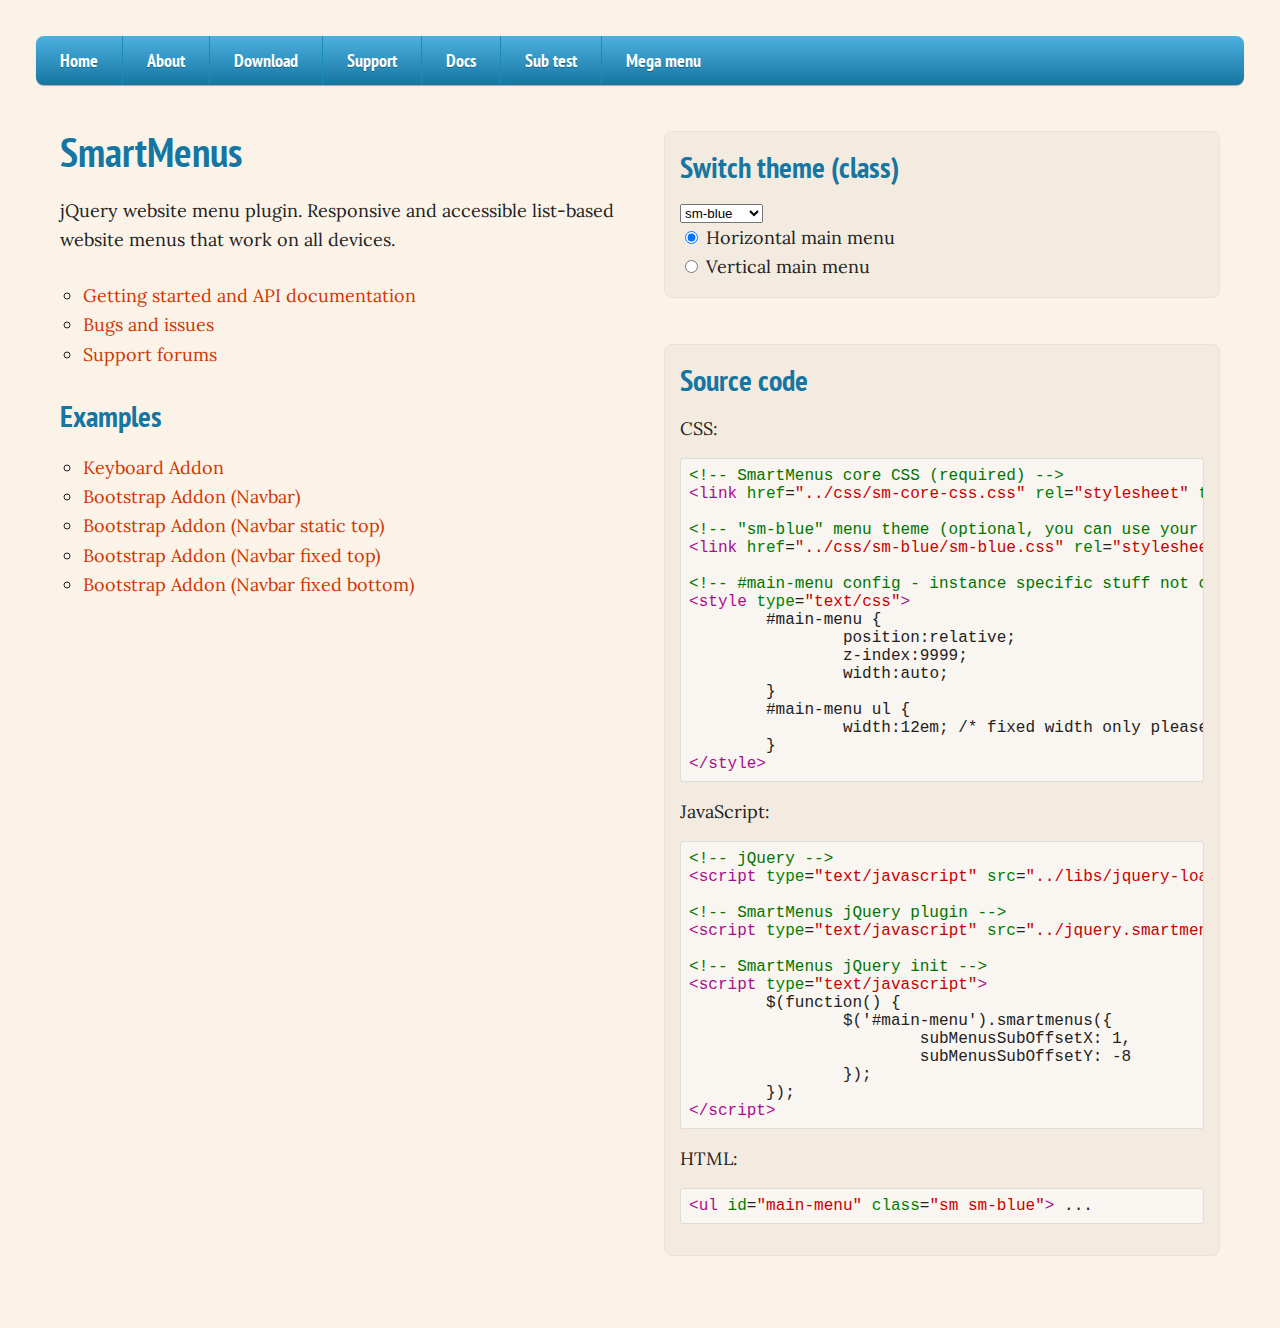
<file: common-files/plugins/smart-menu/demo/index.html>
<!DOCTYPE html>
<html lang="en-US">
<head>
<title>SmartMenus jQuery Website Menu - jQuery Plugin</title>
<meta name="viewport" content="width=device-width, initial-scale=1.0, minimum-scale=1.0" />
<meta http-equiv="Content-Type" content="text/html;charset=UTF-8" />




<!-- jQuery -->
<script type="text/javascript" src="../libs/jquery-loader.js"></script>

<!-- SmartMenus jQuery plugin -->
<script type="text/javascript" src="../jquery.smartmenus.js"></script>

<!-- SmartMenus jQuery init -->
<script type="text/javascript">
	$(function() {
		$('#main-menu').smartmenus({
			subMenusSubOffsetX: 1,
			subMenusSubOffsetY: -8
		});
	});
</script>




<!-- SmartMenus core CSS (required) -->
<link href="../css/sm-core-css.css" rel="stylesheet" type="text/css" />

<!-- "sm-blue" menu theme (optional, you can use your own CSS, too) -->
<link href="../css/sm-blue/sm-blue.css" rel="stylesheet" type="text/css" />

<!-- #main-menu config - instance specific stuff not covered in the theme -->
<style type="text/css">
	#main-menu {
		position:relative;
		z-index:9999;
		width:auto;
	}
	#main-menu ul {
		width:12em; /* fixed width only please - you can use the "subMenusMinWidth"/"subMenusMaxWidth" script options to override this if you like */
	}
</style>




<!-- YOU DO NOT NEED THIS - demo page content styles -->
<link href="../libs/demo-assets/demo.css" rel="stylesheet" type="text/css" />




</head>

<body>




<!-- Sample menu definition -->
<ul id="main-menu" class="sm sm-blue">
  <li><a href="http://www.smartmenus.org/">Home</a></li>
  <li><a href="http://www.smartmenus.org/about/">About</a>
    <ul>
      <li><a href="http://www.smartmenus.org/about/introduction-to-smartmenus-jquery/">Introduction to SmartMenus jQuery</a></li>
      <li><a href="http://www.smartmenus.org/about/themes/">Themes</a></li>
      <li><a href="http://vadikom.com/about/#vasil-dinkov">The author</a></li>
      <li><a href="http://www.smartmenus.org/about/vadikom/">The company</a>
        <ul>
          <li><a href="http://vadikom.com/about/">About Vadikom</a></li>
          <li><a href="http://vadikom.com/projects/">Projects</a></li>
          <li><a href="http://vadikom.com/services/">Services</a></li>
          <li><a href="http://www.smartmenus.org/about/vadikom/privacy-policy/">Privacy policy</a></li>
        </ul>
      </li>
      <li><a href="http://www.smartmenus.org/about/old-smartmenus-versions/">Old SmartMenus versions</a></li>
    </ul>
  </li>
  <li><a href="http://www.smartmenus.org/download/">Download</a></li>
  <li><a href="http://www.smartmenus.org/support/">Support</a>
    <ul>
      <li><a href="http://www.smartmenus.org/support/premium-support/">Premium support</a></li>
      <li><a href="http://www.smartmenus.org/support/forums/">Forums</a></li>
    </ul>
  </li>
  <li><a href="http://www.smartmenus.org/docs/">Docs</a></li>
  <li><a href="#">Sub test</a>
    <ul>
      <li><a href="#">Dummy item</a></li>
      <li><a href="#">Dummy item</a></li>
      <li><a href="#" class="disabled">Disabled menu item</a></li>
      <li><a href="#">Dummy item</a></li>
      <li><a href="#">more...</a>
        <ul>
          <li><a href="#">A pretty long text to test the default subMenusMaxWidth:20em setting for the sub menus</a></li>
          <li><a href="#">Dummy item</a></li>
          <li><a href="#">Dummy item</a></li>
          <li><a href="#">Dummy item</a></li>
          <li><a href="#">Dummy item</a></li>
          <li><a href="#">Dummy item</a></li>
          <li><a href="#">more...</a>
            <ul>
              <li><a href="#">Dummy item</a></li>
              <li><a href="#" class="current">A 'current' class item</a></li>
              <li><a href="#">Dummy item</a></li>
              <li><a href="#">more...</a>
                <ul>
                  <li><a href="#">subMenusMinWidth</a></li>
                  <li><a href="#">10em</a></li>
                  <li><a href="#">forced.</a></li>
                </ul>
              </li>
              <li><a href="#">Dummy item</a></li>
              <li><a href="#">Dummy item</a></li>
            </ul>
          </li>
          <li><a href="#">Dummy item</a></li>
          <li><a href="#">Dummy item</a></li>
          <li><a href="#">Dummy item</a></li>
          <li><a href="#">Dummy item</a></li>
          <li><a href="#">A pretty long text to test the default subMenusMaxWidth:20em setting for the sub menus</a></li>
          <li><a href="#">Dummy item</a></li>
          <li><a href="#">Dummy item</a></li>
          <li><a href="#">Dummy item</a></li>
          <li><a href="#">Dummy item</a></li>
          <li><a href="#">Dummy item</a></li>
          <li><a href="#">Dummy item</a></li>
          <li><a href="#">Dummy item</a></li>
          <li><a href="#">Dummy item</a></li>
          <li><a href="#">Dummy item</a></li>
          <li><a href="#">Dummy item</a></li>
          <li><a href="#">A pretty long text to test the default subMenusMaxWidth:20em setting for the sub menus</a></li>
          <li><a href="#">Dummy item</a></li>
          <li><a href="#">Dummy item</a></li>
          <li><a href="#">Dummy item</a></li>
          <li><a href="#">Dummy item</a></li>
          <li><a href="#">Dummy item</a></li>
          <li><a href="#">Dummy item</a></li>
          <li><a href="#">Dummy item</a></li>
          <li><a href="#">Dummy item</a></li>
          <li><a href="#">Dummy item</a></li>
          <li><a href="#">Dummy item</a></li>
          <li><a href="#">A pretty long text to test the default subMenusMaxWidth:20em setting for the sub menus</a></li>
          <li><a href="#">Dummy item</a></li>
          <li><a href="#">Dummy item</a></li>
          <li><a href="#">Dummy item</a></li>
          <li><a href="#">Dummy item</a></li>
          <li><a href="#">Dummy item</a></li>
          <li><a href="#">Dummy item</a></li>
          <li><a href="#">Dummy item</a></li>
          <li><a href="#">Dummy item</a></li>
          <li><a href="#">Dummy item</a></li>
          <li><a href="#">Dummy item</a></li>
          <li><a href="#">A pretty long text to test the default subMenusMaxWidth:20em setting for the sub menus</a></li>
          <li><a href="#">Dummy item</a></li>
          <li><a href="#">Dummy item</a></li>
          <li><a href="#">Dummy item</a></li>
          <li><a href="#">Dummy item</a></li>
          <li><a href="#">Dummy item</a></li>
          <li><a href="#">Dummy item</a></li>
          <li><a href="#">Dummy item</a></li>
          <li><a href="#">Dummy item</a></li>
          <li><a href="#">Dummy item</a></li>
          <li><a href="#">Dummy item</a></li>
          <li><a href="#">A pretty long text to test the default subMenusMaxWidth:20em setting for the sub menus</a></li>
          <li><a href="#">Dummy item</a></li>
          <li><a href="#">Dummy item</a></li>
          <li><a href="#">Dummy item</a></li>
          <li><a href="#">Dummy item</a></li>
          <li><a href="#">Dummy item</a></li>
          <li><a href="#">Dummy item</a></li>
          <li><a href="#">Dummy item</a></li>
          <li><a href="#">Dummy item</a></li>
          <li><a href="#">Dummy item</a></li>
          <li><a href="#">Dummy item</a></li>
        </ul>
      </li>
    </ul>
  </li>
  <li><a href="#">Mega menu</a>
    <ul class="mega-menu">
      <li>
        <!-- The mega drop down contents -->
        <div style="width:400px;max-width:100%;">
          <div style="padding:5px 24px;">
            <p>This is a mega drop down test. Just set the "mega-menu" class to the parent UL element to inform the SmartMenus script. It can contain <strong>any HTML</strong>.</p>
            <p>Just style the contents as you like (you may need to reset some SmartMenus inherited styles - e.g. for lists, links, etc.)</p>
	  </div>
	</div>
      </li>
    </ul>
  </li>
</ul>




<!-- =============================================================================== -->
<!-- ================= YOU DO NOT NEED ANYTHING AFTER THIS COMMENT ================= -->
<!-- =============================================================================== -->



<div class="columns">
 <div class="left-column">
  <div id="content">
   <h1>SmartMenus</h1>
   <p>jQuery website menu plugin. Responsive and accessible list-based website menus that work on all devices.</p>
   <ul>
    <li><a href="http://www.smartmenus.org/docs/">Getting started and API documentation</a></li>
    <li><a href="https://github.com/vadikom/smartmenus/issues">Bugs and issues</a></li>
    <li><a href="http://www.smartmenus.org/support/forums/">Support forums</a></li>
   </ul>
   <h2>Examples</h2>
   <ul>
    <li><a href="keyboard-navigation.html">Keyboard Addon</a></li>
    <li><a href="bootstrap-navbar.html">Bootstrap Addon (Navbar)</a></li>
    <li><a href="bootstrap-navbar-static-top.html">Bootstrap Addon (Navbar static top)</a></li>
    <li><a href="bootstrap-navbar-fixed-top.html">Bootstrap Addon (Navbar fixed top)</a></li>
    <li><a href="bootstrap-navbar-fixed-bottom.html">Bootstrap Addon (Navbar fixed bottom)</a></li>
   </ul>
  </div>
 </div>

 <div class="right-column">

  <script type="text/javascript" src="../libs/demo-assets/themes-switcher.js"></script>

 </div>
</div>




</body>
</html>
</file>
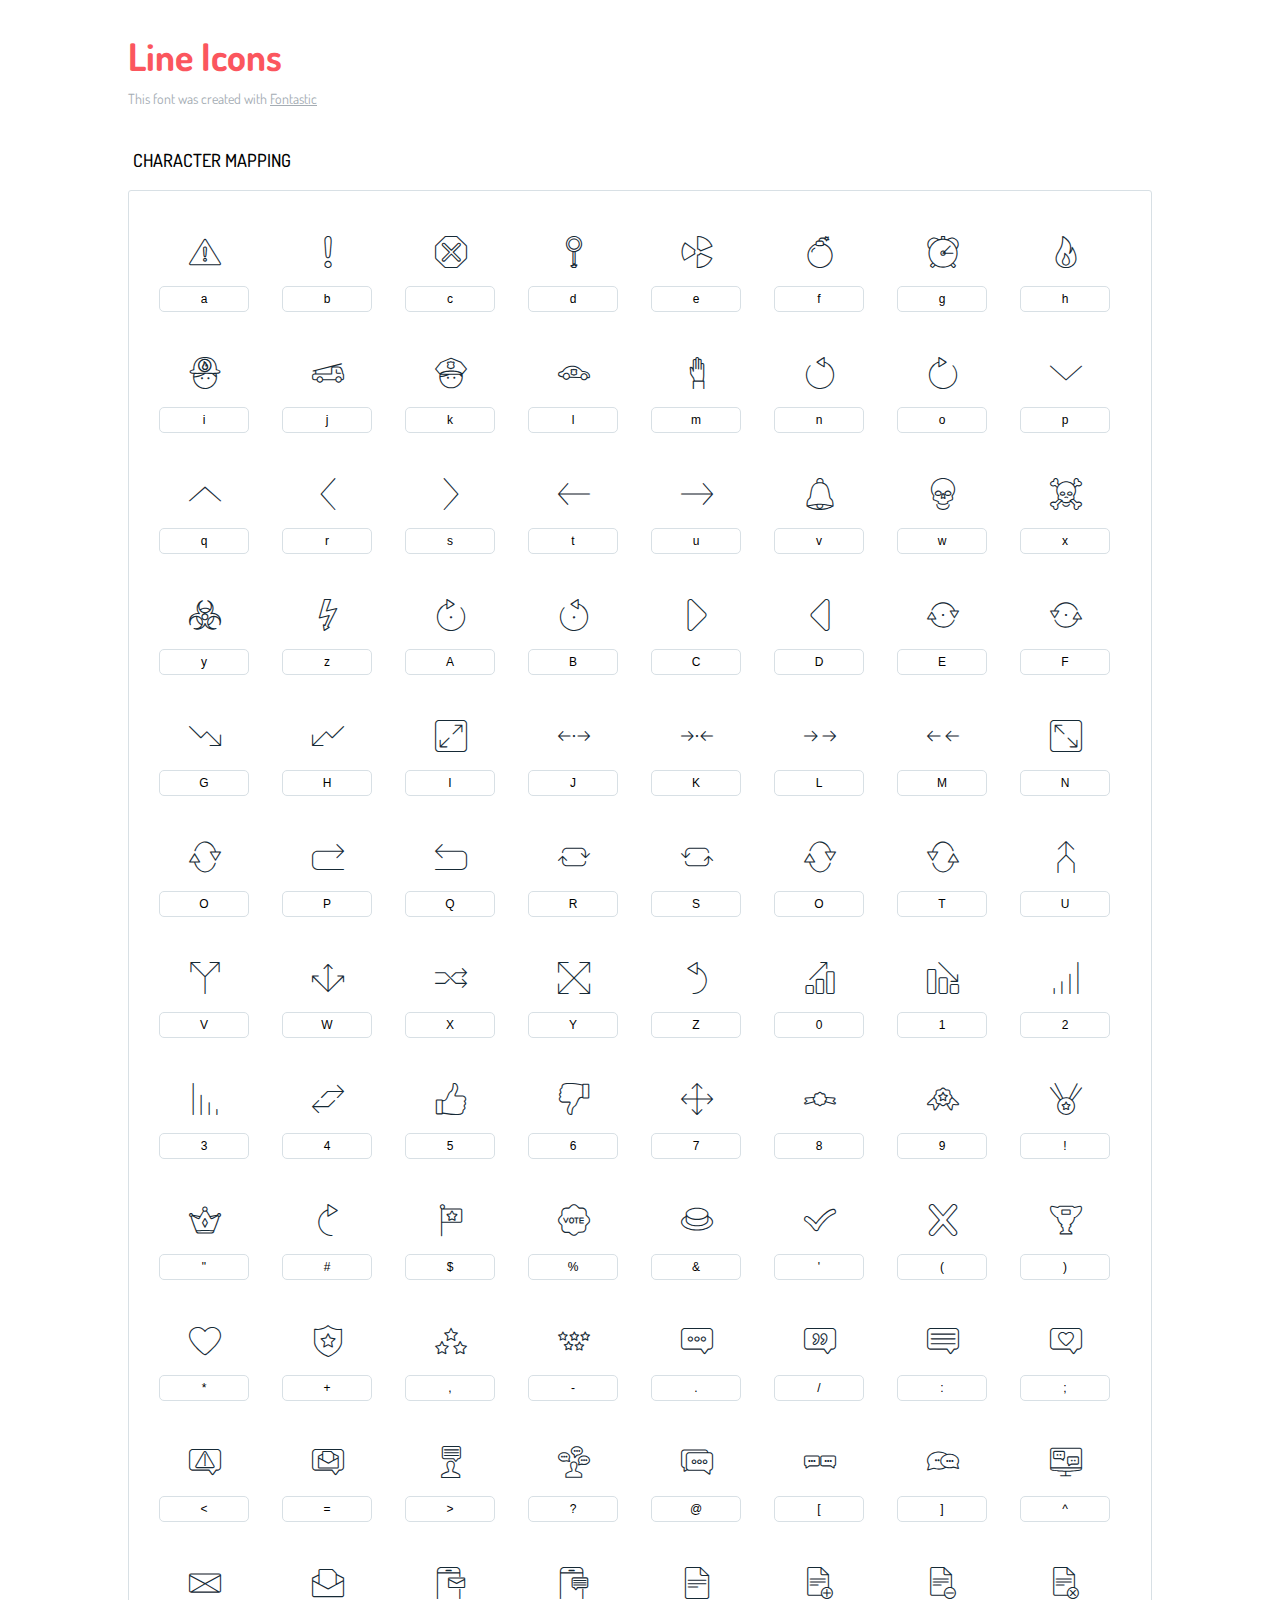
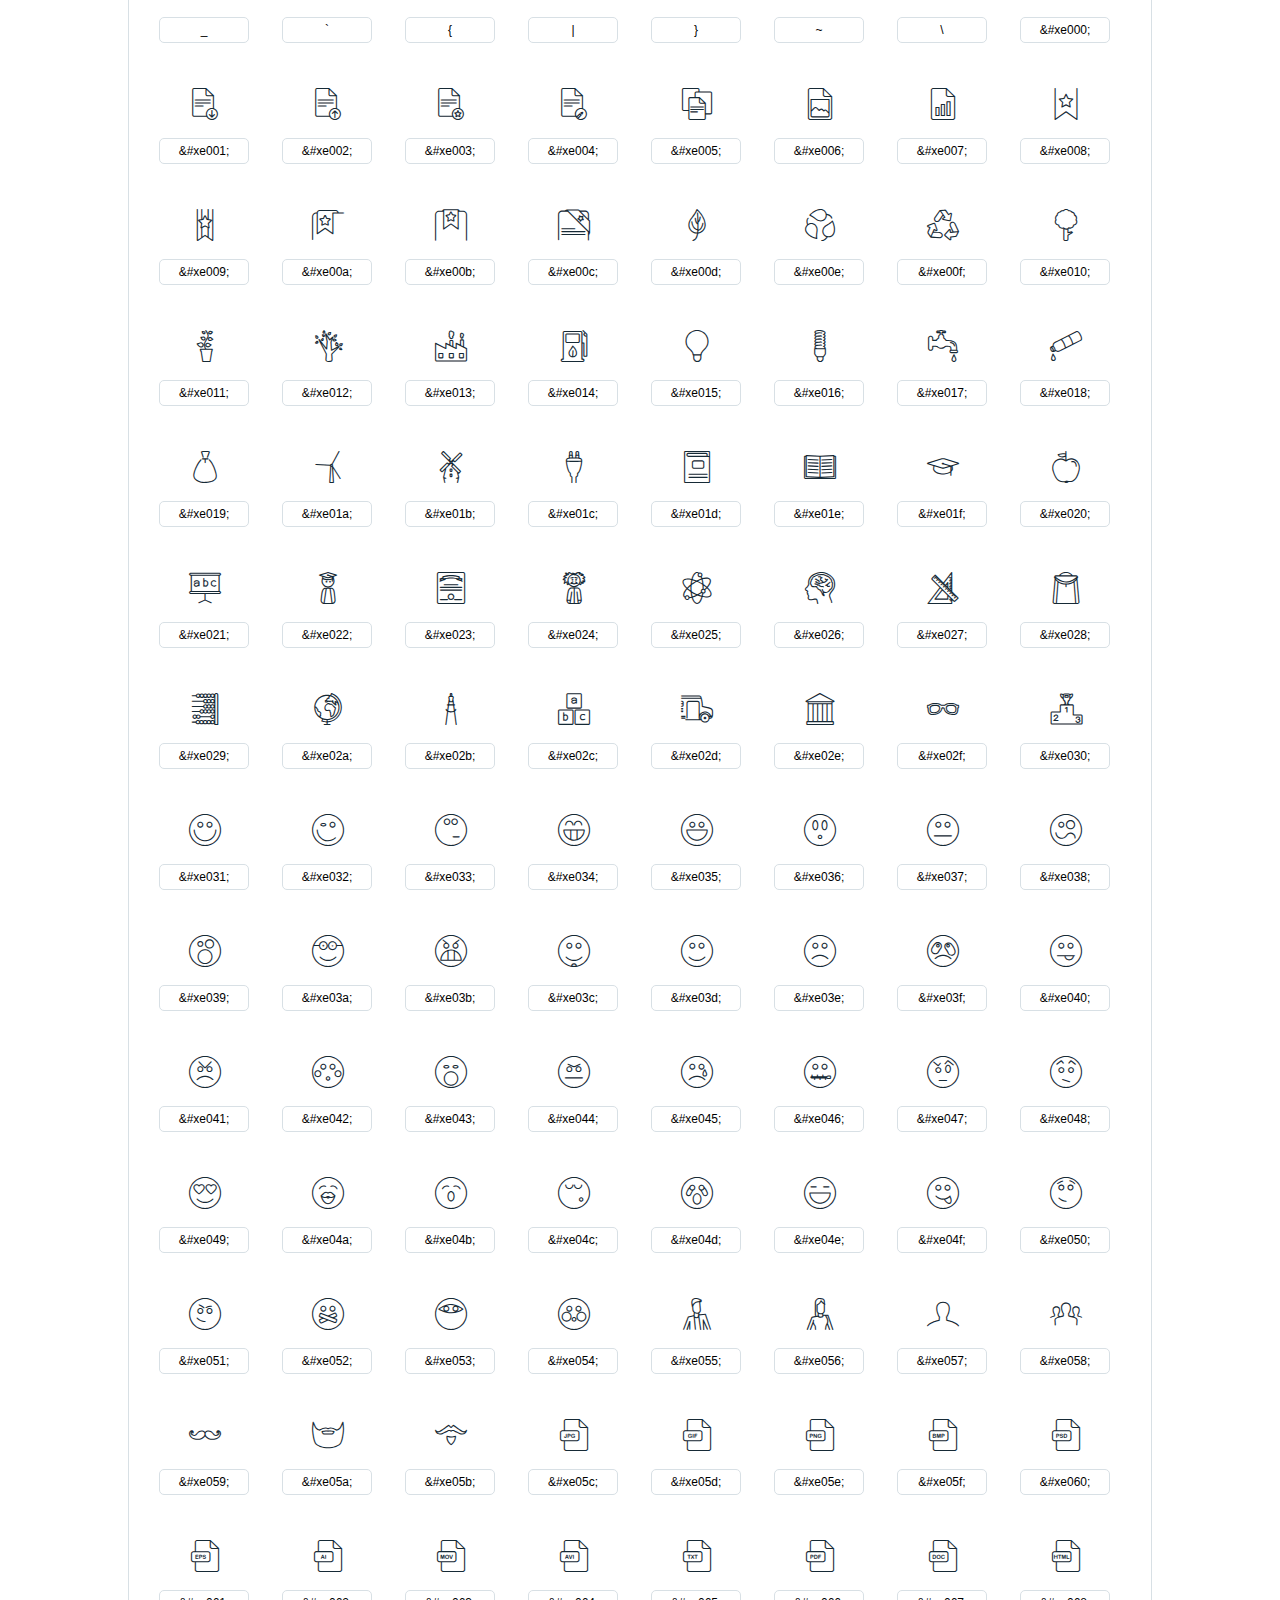
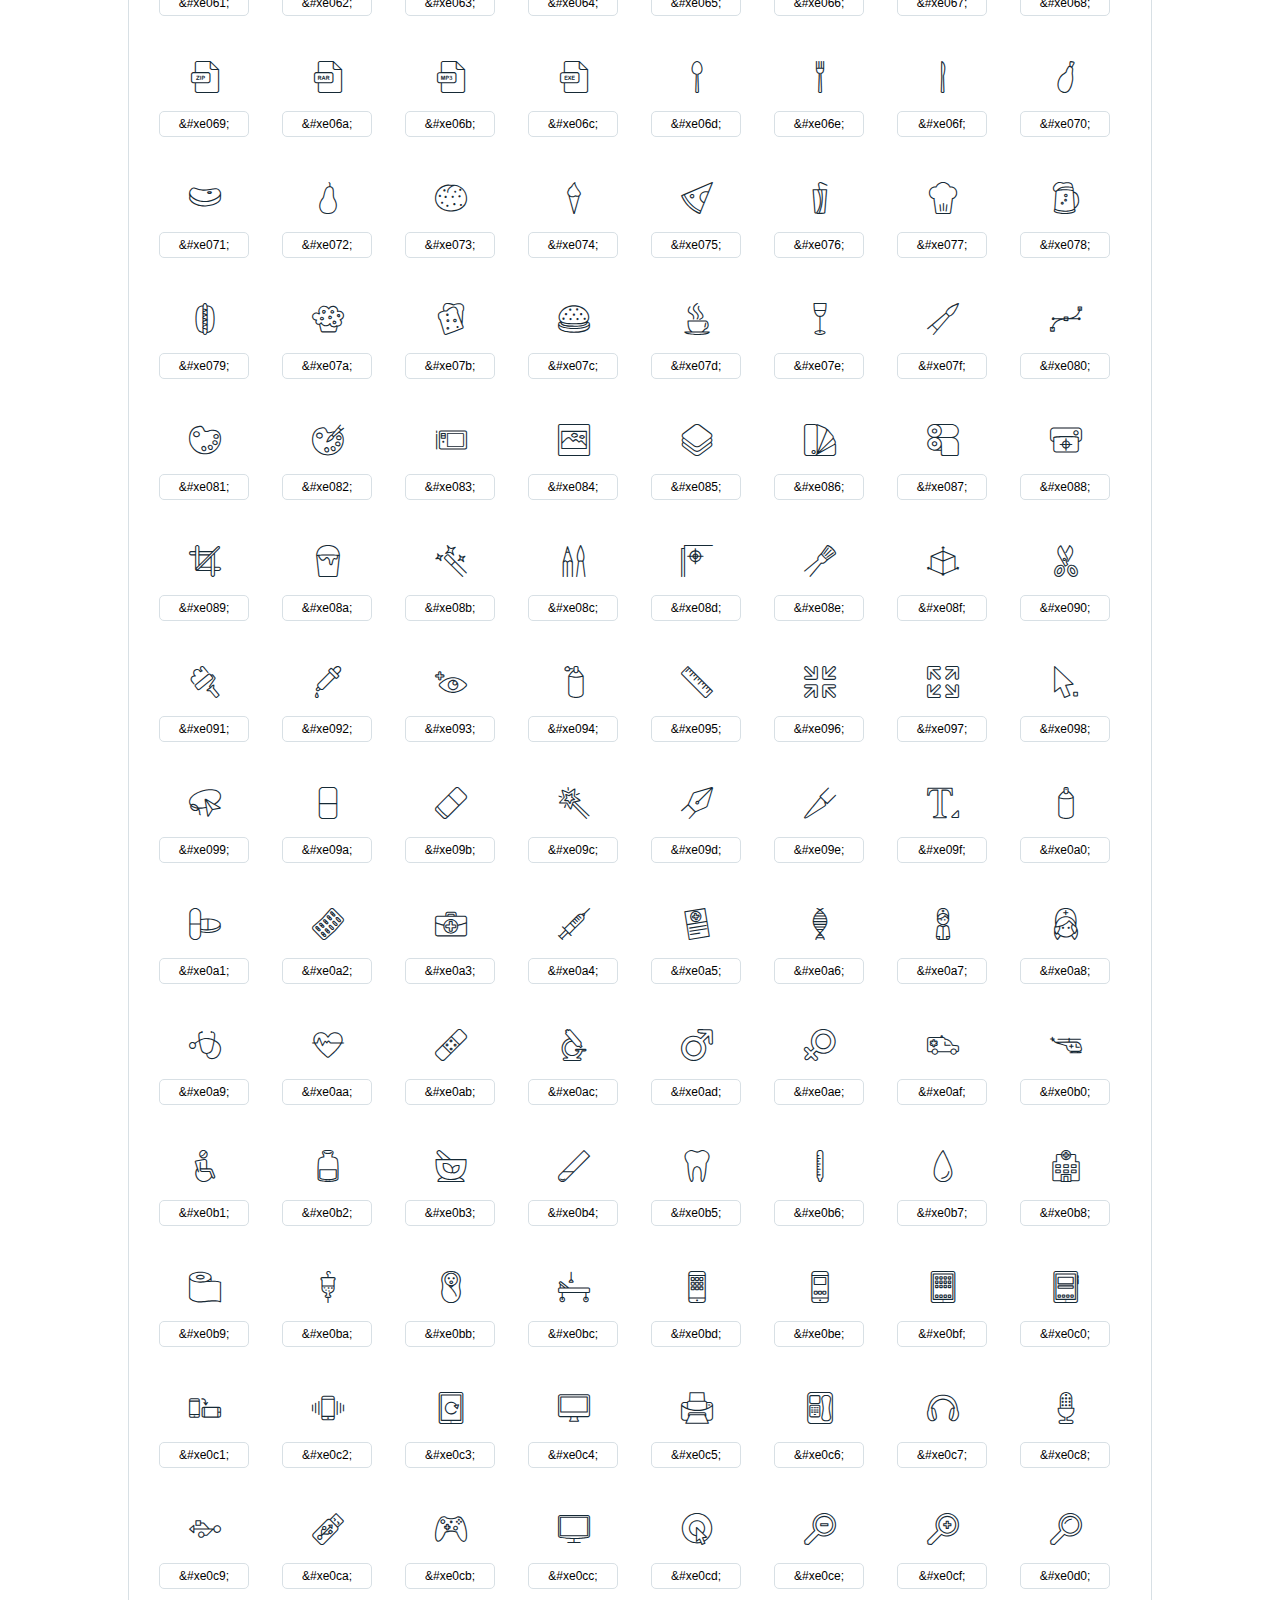
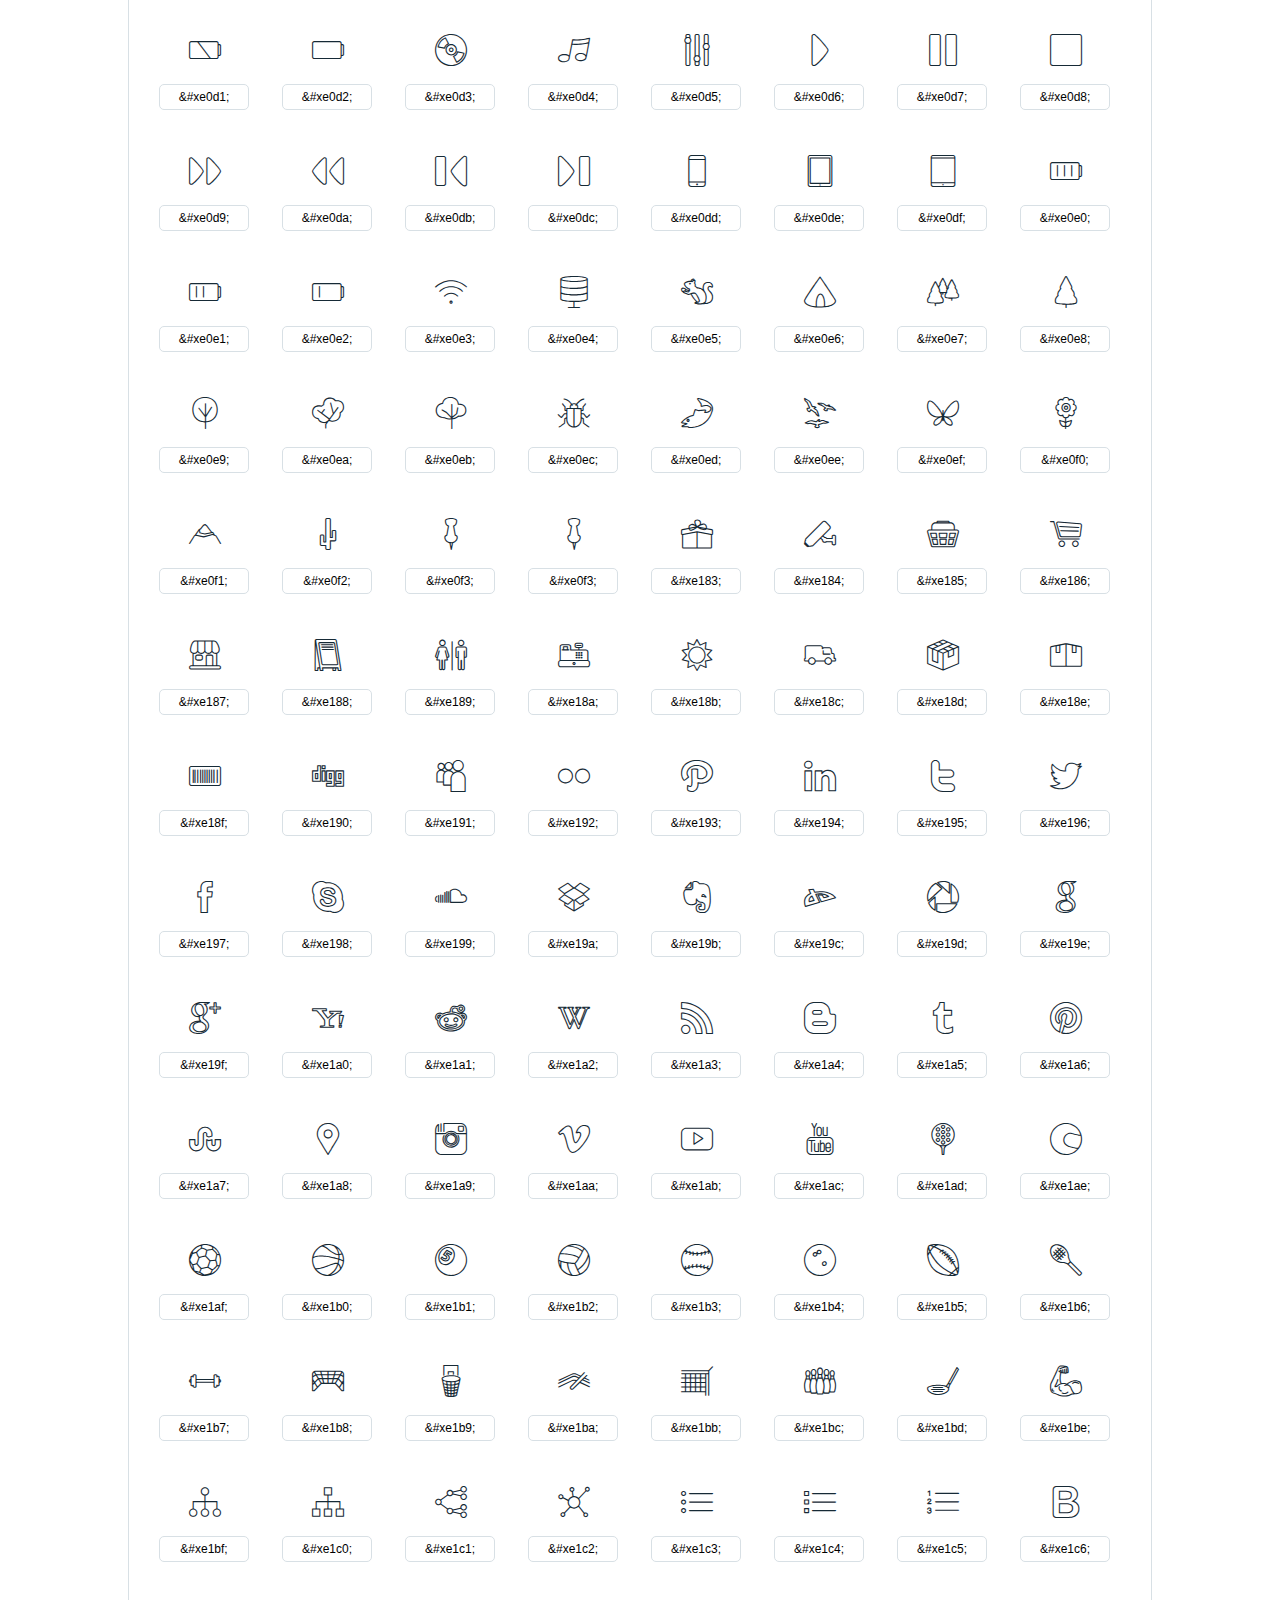
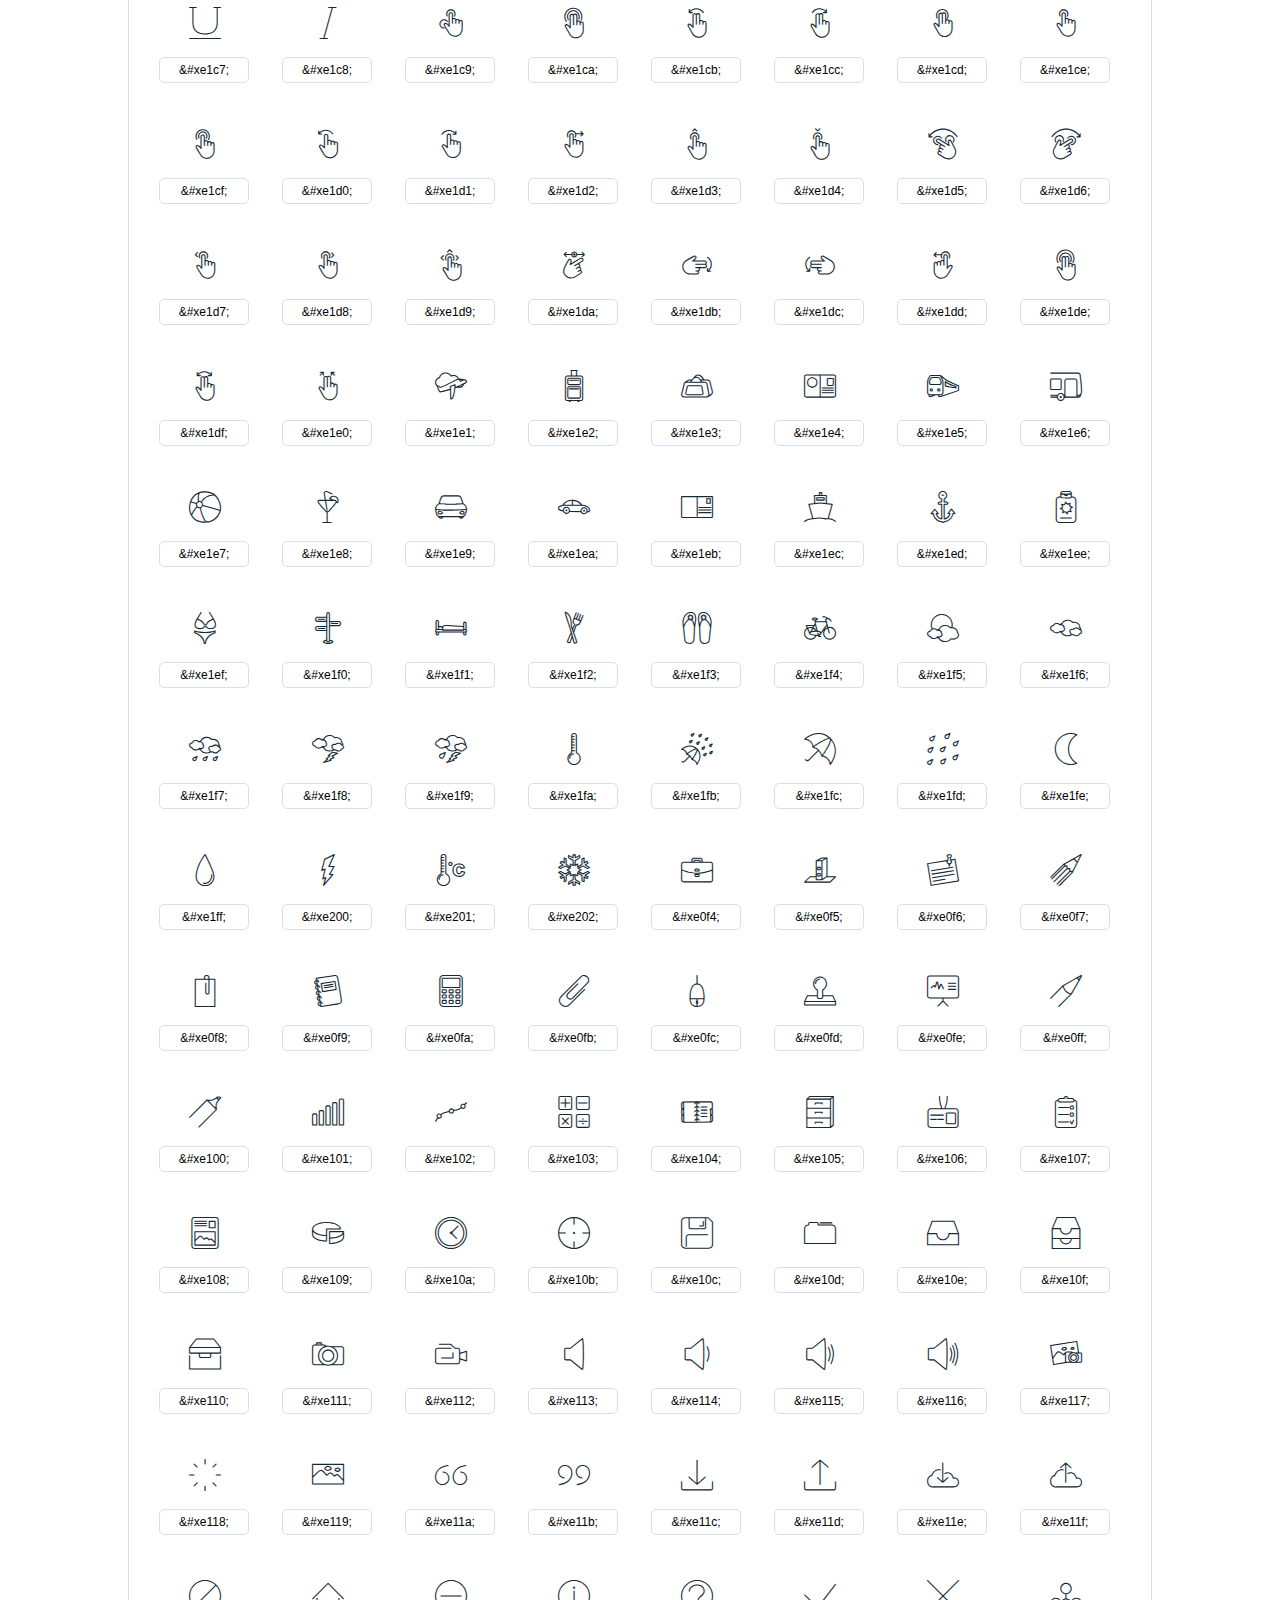
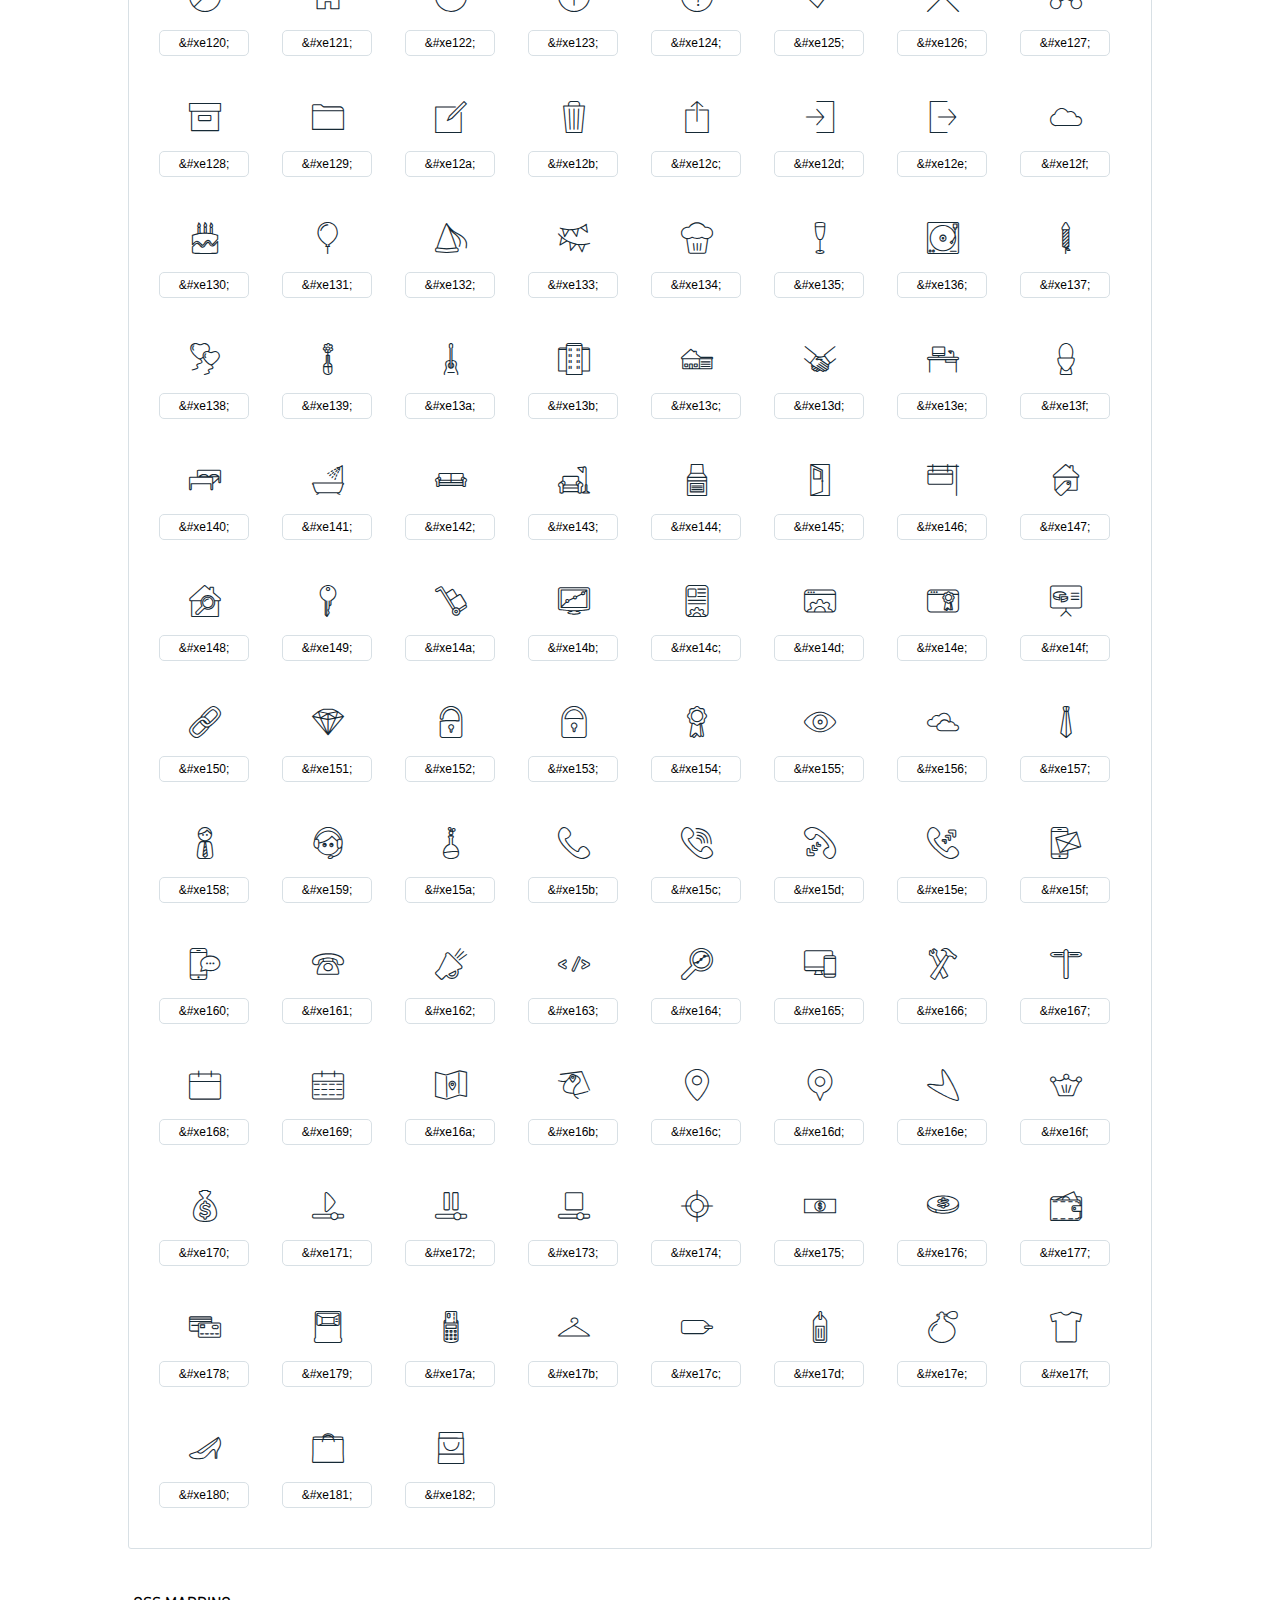
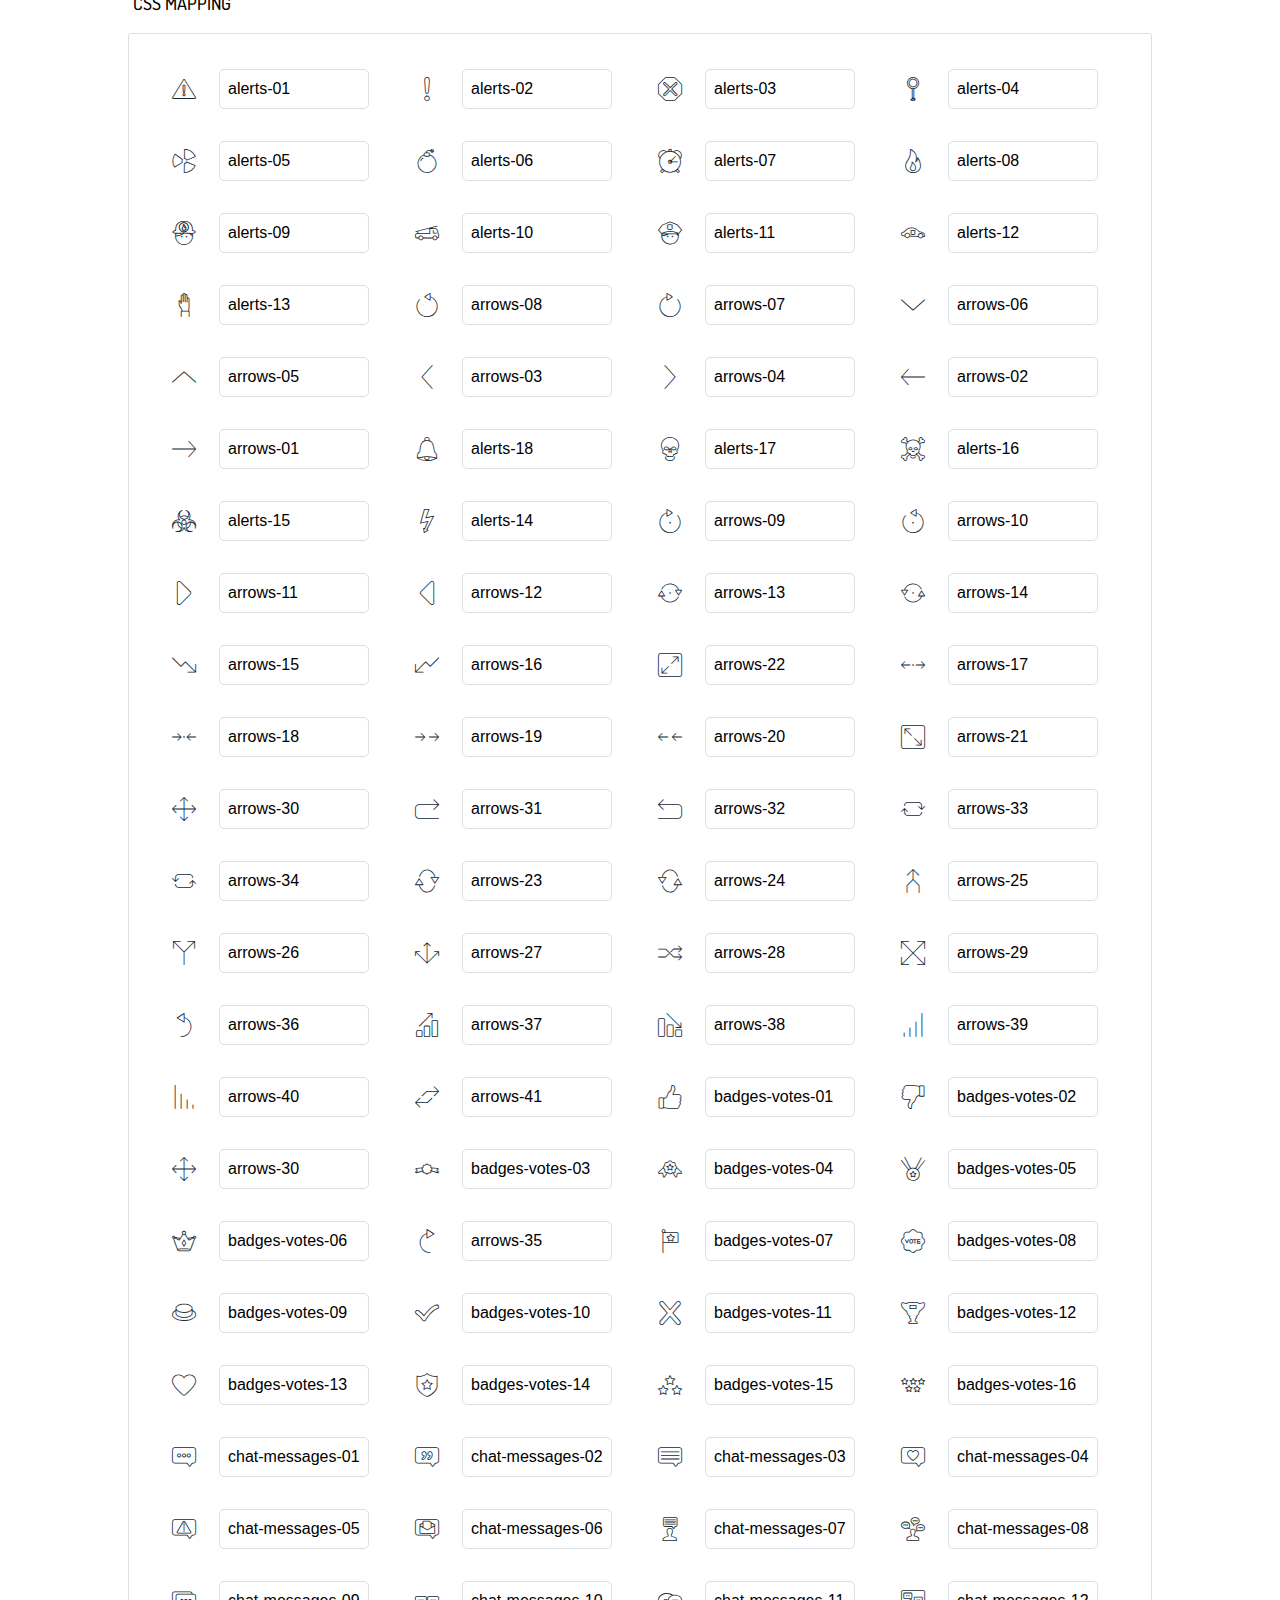
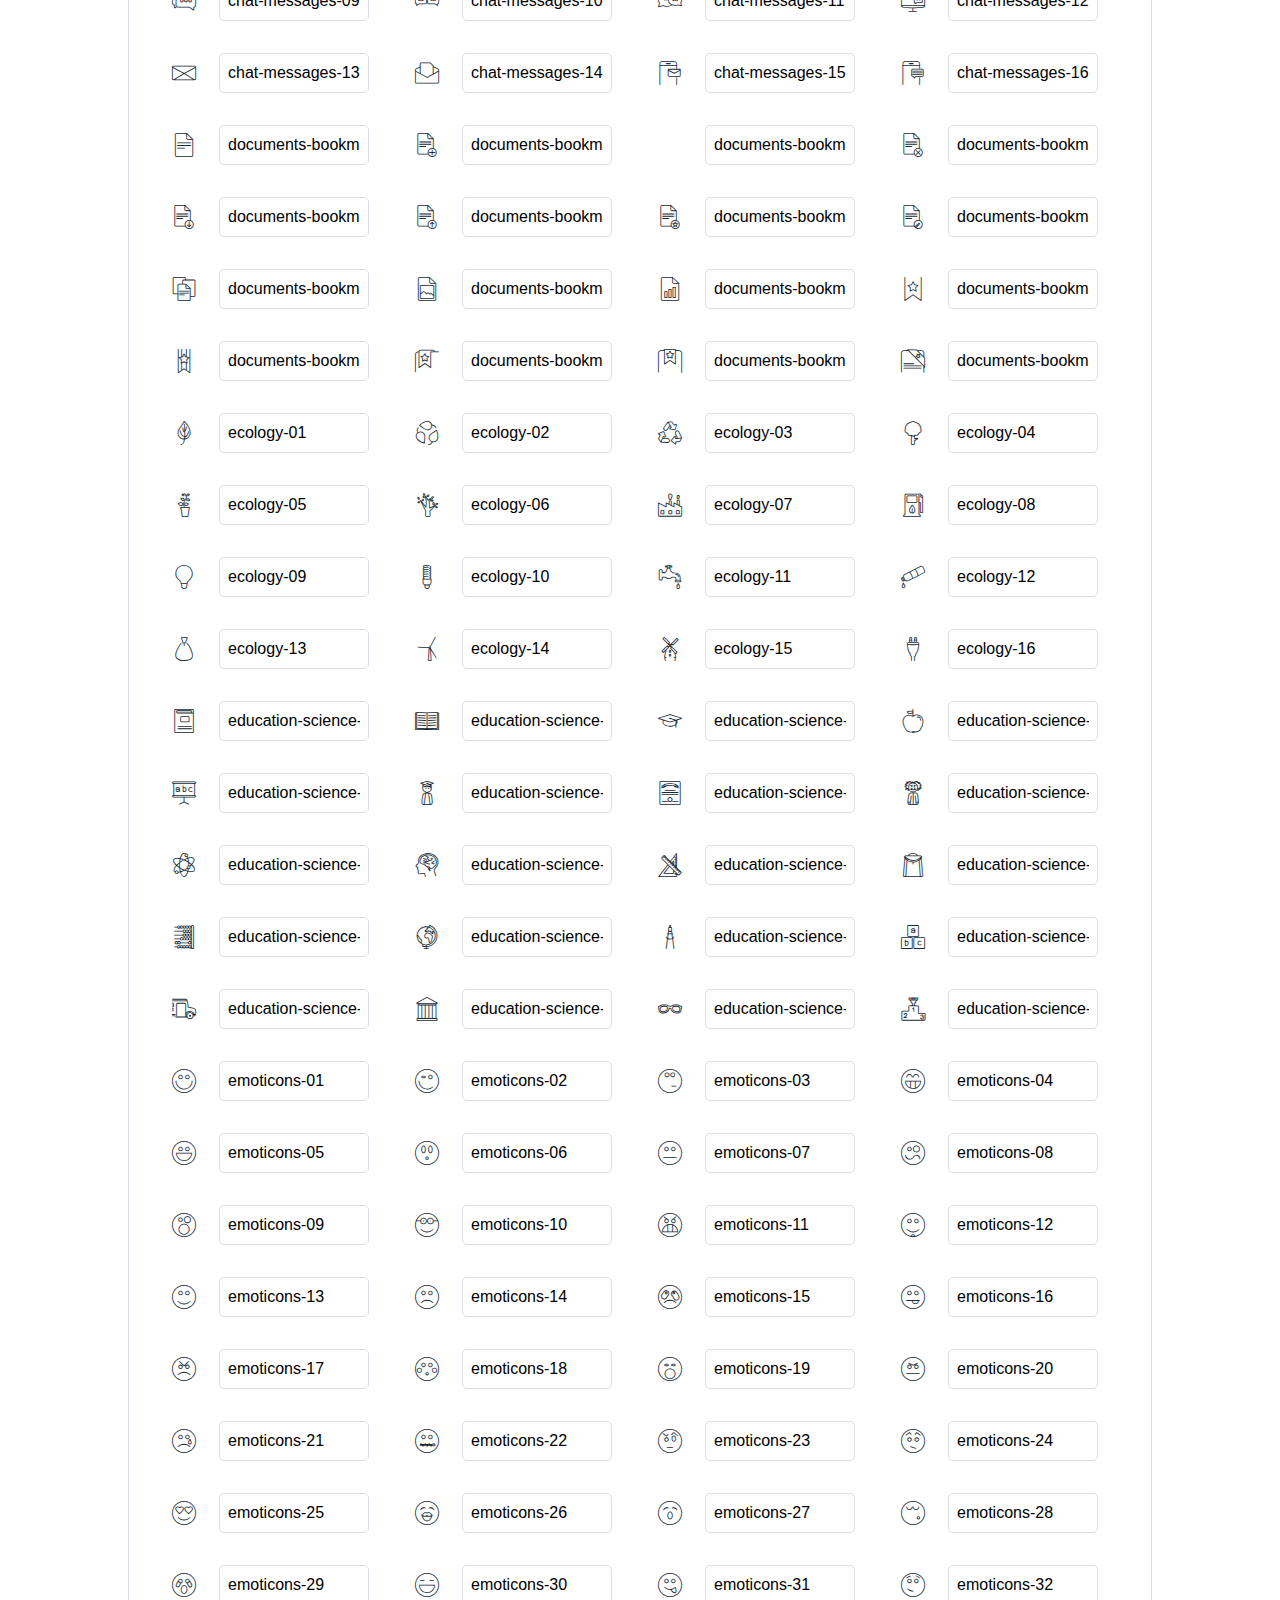
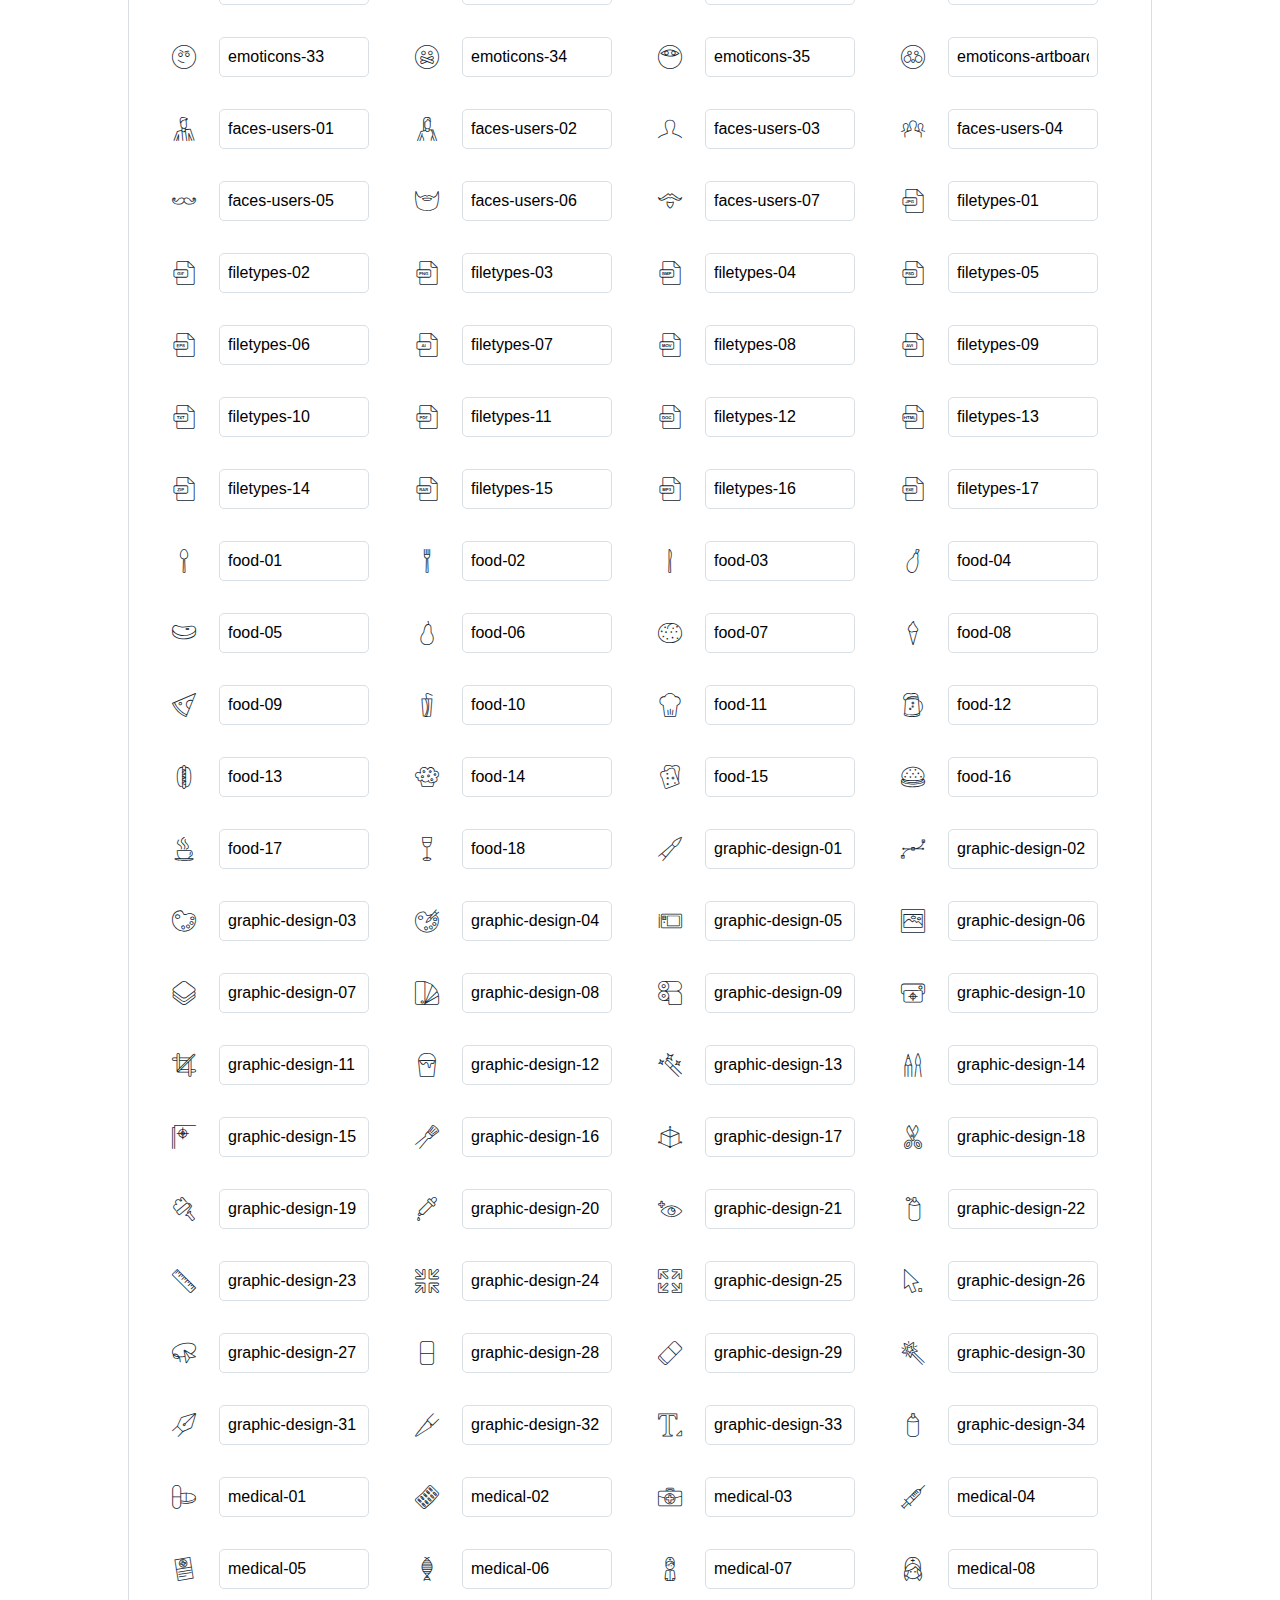
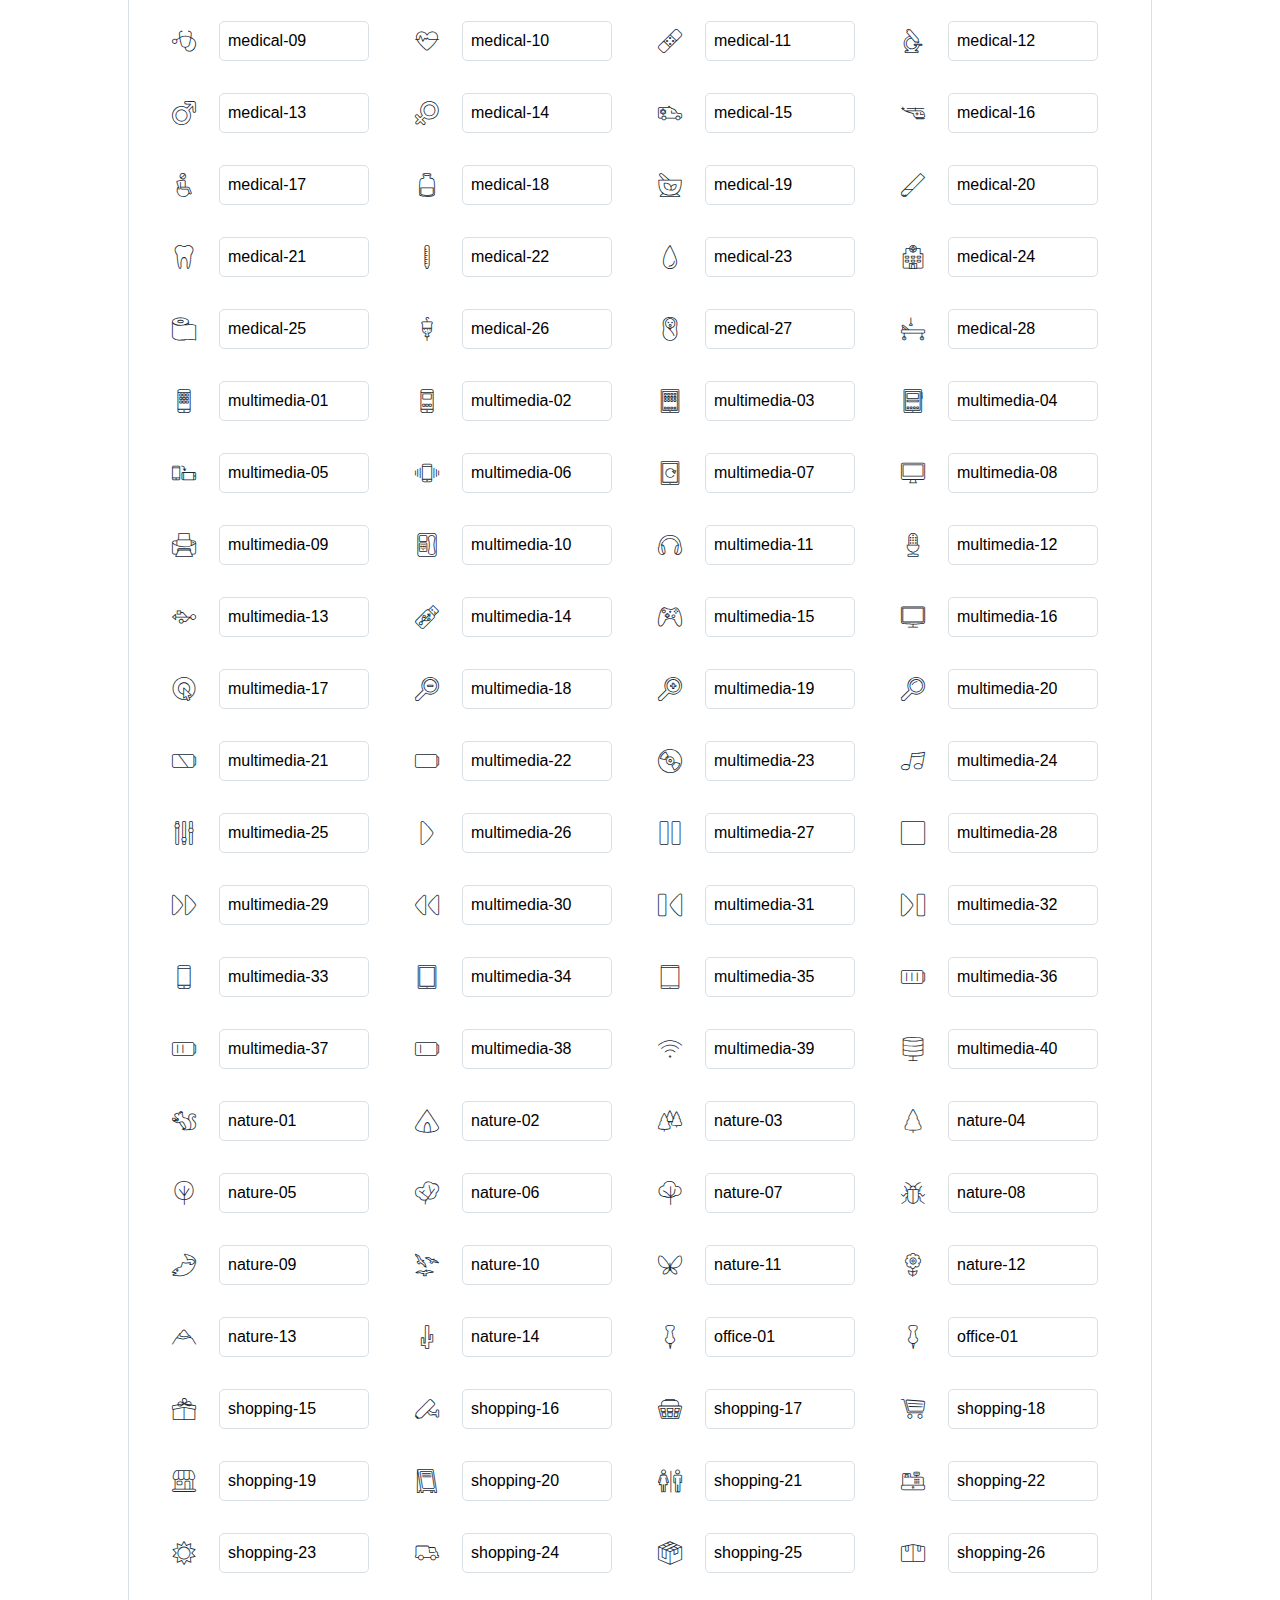
<file: common-files/css/line-icons/icons-reference.html>
<!DOCTYPE html>
<html lang="en">
  <head>
    <meta charset="utf-8">
    <meta http-equiv="X-UA-Compatible" content="IE=edge,chrome=1">
    <meta name="viewport" content="width=device-width,initial-scale=1">
    <title>Font Reference - Line Icons </title>
    <link href="http://fonts.googleapis.com/css?family=Dosis:400,500,700" rel="stylesheet" type="text/css">
    <link rel="stylesheet" href="line-icons.css">
    <style type="text/css">
      html,body,div,span,applet,object,iframe,h1,h2,h3,h4,h5,h6,p,blockquote,pre,a,abbr,acronym,address,big,cite,code,del,dfn,em,img,ins,kbd,q,s,samp,small,strike,strong,sub,sup,tt,var,dl,dt,dd,ol,ul,li,fieldset,form,label,legend,table,caption,tbody,tfoot,thead,tr,th,td{margin:0;padding:0;border:0;outline:0;font-weight:inherit;font-style:inherit;font-family:inherit;font-size:100%;vertical-align:baseline}
body{line-height:1;color:#000;background:#fff}
ol,ul{list-style:none}
table{border-collapse:separate;border-spacing:0;vertical-align:middle}
caption,th,td{text-align:left;font-weight:normal;vertical-align:middle}
a img{border:none}
*{-webkit-box-sizing:border-box;-moz-box-sizing:border-box;box-sizing:border-box}
body{font-family:'Dosis','Tahoma',sans-serif}
.container{margin:15px auto;width:80%}
h1{margin:40px 0 20px;font-weight:700;font-size:38px;line-height:32px;color:#fb565e}
h2{font-size:18px;padding:0 0 21px 5px;margin:45px 0 0 0;text-transform:uppercase;font-weight:500}
.small{font-size:14px;color:#a5adb4;}
.small a{color:#a5adb4;}
.small a:hover{color:#fb565e}
.glyphs.character-mapping{margin:0 0 20px 0;padding:20px 0 20px 30px;color:rgba(0,0,0,0.5);border:1px solid #d8e0e5;-webkit-border-radius:3px;border-radius:3px;}
.glyphs.character-mapping li{margin:0 30px 20px 0;display:inline-block;width:90px}
.glyphs.character-mapping .icon{margin:10px 0 10px 15px;padding:15px;position:relative;width:55px;height:55px;color:#162a36 !important;overflow:hidden;-webkit-border-radius:3px;border-radius:3px;font-size:32px;}
.glyphs.character-mapping .icon svg{fill:#000}
.glyphs.character-mapping input{margin:0;padding:5px 0;line-height:12px;font-size:12px;display:block;width:100%;border:1px solid #d8e0e5;-webkit-border-radius:5px;border-radius:5px;text-align:center;outline:0;}
.glyphs.character-mapping input:focus{border:1px solid #fbde4a;-webkit-box-shadow:inset 0 0 3px #fbde4a;box-shadow:inset 0 0 3px #fbde4a}
.glyphs.character-mapping input:hover{-webkit-box-shadow:inset 0 0 3px #fbde4a;box-shadow:inset 0 0 3px #fbde4a}
.glyphs.css-mapping{margin:0 0 60px 0;padding:30px 0 20px 30px;color:rgba(0,0,0,0.5);border:1px solid #d8e0e5;-webkit-border-radius:3px;border-radius:3px;}
.glyphs.css-mapping li{margin:0 30px 20px 0;padding:0;display:inline-block;overflow:hidden}
.glyphs.css-mapping .icon{margin:0;margin-right:10px;padding:13px;height:50px;width:50px;color:#162a36 !important;overflow:hidden;float:left;font-size:24px}
.glyphs.css-mapping input{margin:0;margin-top:5px;padding:8px;line-height:16px;font-size:16px;display:block;width:150px;height:40px;border:1px solid #d8e0e5;-webkit-border-radius:5px;border-radius:5px;background:#fff;outline:0;float:right;}
.glyphs.css-mapping input:focus{border:1px solid #fbde4a;-webkit-box-shadow:inset 0 0 3px #fbde4a;box-shadow:inset 0 0 3px #fbde4a}
.glyphs.css-mapping input:hover{-webkit-box-shadow:inset 0 0 3px #fbde4a;box-shadow:inset 0 0 3px #fbde4a}

      
    </style>
  </head>
  <body>
    <div class="container">
      <h1>Line Icons</h1>
      <p class="small">This font was created with <a href="http://fontastic.me/">Fontastic</a></p>
      <h2>Character mapping</h2>
      <ul class="glyphs character-mapping">
        <li>
          <div data-icon="a" class="icon"></div>
          <input type="text" readonly="readonly" value="a">
        </li>
        <li>
          <div data-icon="b" class="icon"></div>
          <input type="text" readonly="readonly" value="b">
        </li>
        <li>
          <div data-icon="c" class="icon"></div>
          <input type="text" readonly="readonly" value="c">
        </li>
        <li>
          <div data-icon="d" class="icon"></div>
          <input type="text" readonly="readonly" value="d">
        </li>
        <li>
          <div data-icon="e" class="icon"></div>
          <input type="text" readonly="readonly" value="e">
        </li>
        <li>
          <div data-icon="f" class="icon"></div>
          <input type="text" readonly="readonly" value="f">
        </li>
        <li>
          <div data-icon="g" class="icon"></div>
          <input type="text" readonly="readonly" value="g">
        </li>
        <li>
          <div data-icon="h" class="icon"></div>
          <input type="text" readonly="readonly" value="h">
        </li>
        <li>
          <div data-icon="i" class="icon"></div>
          <input type="text" readonly="readonly" value="i">
        </li>
        <li>
          <div data-icon="j" class="icon"></div>
          <input type="text" readonly="readonly" value="j">
        </li>
        <li>
          <div data-icon="k" class="icon"></div>
          <input type="text" readonly="readonly" value="k">
        </li>
        <li>
          <div data-icon="l" class="icon"></div>
          <input type="text" readonly="readonly" value="l">
        </li>
        <li>
          <div data-icon="m" class="icon"></div>
          <input type="text" readonly="readonly" value="m">
        </li>
        <li>
          <div data-icon="n" class="icon"></div>
          <input type="text" readonly="readonly" value="n">
        </li>
        <li>
          <div data-icon="o" class="icon"></div>
          <input type="text" readonly="readonly" value="o">
        </li>
        <li>
          <div data-icon="p" class="icon"></div>
          <input type="text" readonly="readonly" value="p">
        </li>
        <li>
          <div data-icon="q" class="icon"></div>
          <input type="text" readonly="readonly" value="q">
        </li>
        <li>
          <div data-icon="r" class="icon"></div>
          <input type="text" readonly="readonly" value="r">
        </li>
        <li>
          <div data-icon="s" class="icon"></div>
          <input type="text" readonly="readonly" value="s">
        </li>
        <li>
          <div data-icon="t" class="icon"></div>
          <input type="text" readonly="readonly" value="t">
        </li>
        <li>
          <div data-icon="u" class="icon"></div>
          <input type="text" readonly="readonly" value="u">
        </li>
        <li>
          <div data-icon="v" class="icon"></div>
          <input type="text" readonly="readonly" value="v">
        </li>
        <li>
          <div data-icon="w" class="icon"></div>
          <input type="text" readonly="readonly" value="w">
        </li>
        <li>
          <div data-icon="x" class="icon"></div>
          <input type="text" readonly="readonly" value="x">
        </li>
        <li>
          <div data-icon="y" class="icon"></div>
          <input type="text" readonly="readonly" value="y">
        </li>
        <li>
          <div data-icon="z" class="icon"></div>
          <input type="text" readonly="readonly" value="z">
        </li>
        <li>
          <div data-icon="A" class="icon"></div>
          <input type="text" readonly="readonly" value="A">
        </li>
        <li>
          <div data-icon="B" class="icon"></div>
          <input type="text" readonly="readonly" value="B">
        </li>
        <li>
          <div data-icon="C" class="icon"></div>
          <input type="text" readonly="readonly" value="C">
        </li>
        <li>
          <div data-icon="D" class="icon"></div>
          <input type="text" readonly="readonly" value="D">
        </li>
        <li>
          <div data-icon="E" class="icon"></div>
          <input type="text" readonly="readonly" value="E">
        </li>
        <li>
          <div data-icon="F" class="icon"></div>
          <input type="text" readonly="readonly" value="F">
        </li>
        <li>
          <div data-icon="G" class="icon"></div>
          <input type="text" readonly="readonly" value="G">
        </li>
        <li>
          <div data-icon="H" class="icon"></div>
          <input type="text" readonly="readonly" value="H">
        </li>
        <li>
          <div data-icon="I" class="icon"></div>
          <input type="text" readonly="readonly" value="I">
        </li>
        <li>
          <div data-icon="J" class="icon"></div>
          <input type="text" readonly="readonly" value="J">
        </li>
        <li>
          <div data-icon="K" class="icon"></div>
          <input type="text" readonly="readonly" value="K">
        </li>
        <li>
          <div data-icon="L" class="icon"></div>
          <input type="text" readonly="readonly" value="L">
        </li>
        <li>
          <div data-icon="M" class="icon"></div>
          <input type="text" readonly="readonly" value="M">
        </li>
        <li>
          <div data-icon="N" class="icon"></div>
          <input type="text" readonly="readonly" value="N">
        </li>
        <li>
          <div data-icon="O" class="icon"></div>
          <input type="text" readonly="readonly" value="O">
        </li>
        <li>
          <div data-icon="P" class="icon"></div>
          <input type="text" readonly="readonly" value="P">
        </li>
        <li>
          <div data-icon="Q" class="icon"></div>
          <input type="text" readonly="readonly" value="Q">
        </li>
        <li>
          <div data-icon="R" class="icon"></div>
          <input type="text" readonly="readonly" value="R">
        </li>
        <li>
          <div data-icon="S" class="icon"></div>
          <input type="text" readonly="readonly" value="S">
        </li>
        <li>
          <div data-icon="O" class="icon"></div>
          <input type="text" readonly="readonly" value="O">
        </li>
        <li>
          <div data-icon="T" class="icon"></div>
          <input type="text" readonly="readonly" value="T">
        </li>
        <li>
          <div data-icon="U" class="icon"></div>
          <input type="text" readonly="readonly" value="U">
        </li>
        <li>
          <div data-icon="V" class="icon"></div>
          <input type="text" readonly="readonly" value="V">
        </li>
        <li>
          <div data-icon="W" class="icon"></div>
          <input type="text" readonly="readonly" value="W">
        </li>
        <li>
          <div data-icon="X" class="icon"></div>
          <input type="text" readonly="readonly" value="X">
        </li>
        <li>
          <div data-icon="Y" class="icon"></div>
          <input type="text" readonly="readonly" value="Y">
        </li>
        <li>
          <div data-icon="Z" class="icon"></div>
          <input type="text" readonly="readonly" value="Z">
        </li>
        <li>
          <div data-icon="0" class="icon"></div>
          <input type="text" readonly="readonly" value="0">
        </li>
        <li>
          <div data-icon="1" class="icon"></div>
          <input type="text" readonly="readonly" value="1">
        </li>
        <li>
          <div data-icon="2" class="icon"></div>
          <input type="text" readonly="readonly" value="2">
        </li>
        <li>
          <div data-icon="3" class="icon"></div>
          <input type="text" readonly="readonly" value="3">
        </li>
        <li>
          <div data-icon="4" class="icon"></div>
          <input type="text" readonly="readonly" value="4">
        </li>
        <li>
          <div data-icon="5" class="icon"></div>
          <input type="text" readonly="readonly" value="5">
        </li>
        <li>
          <div data-icon="6" class="icon"></div>
          <input type="text" readonly="readonly" value="6">
        </li>
        <li>
          <div data-icon="7" class="icon"></div>
          <input type="text" readonly="readonly" value="7">
        </li>
        <li>
          <div data-icon="8" class="icon"></div>
          <input type="text" readonly="readonly" value="8">
        </li>
        <li>
          <div data-icon="9" class="icon"></div>
          <input type="text" readonly="readonly" value="9">
        </li>
        <li>
          <div data-icon="!" class="icon"></div>
          <input type="text" readonly="readonly" value="!">
        </li>
        <li>
          <div data-icon="&#34;" class="icon"></div>
          <input type="text" readonly="readonly" value="&quot;">
        </li>
        <li>
          <div data-icon="#" class="icon"></div>
          <input type="text" readonly="readonly" value="#">
        </li>
        <li>
          <div data-icon="$" class="icon"></div>
          <input type="text" readonly="readonly" value="$">
        </li>
        <li>
          <div data-icon="%" class="icon"></div>
          <input type="text" readonly="readonly" value="%">
        </li>
        <li>
          <div data-icon="&" class="icon"></div>
          <input type="text" readonly="readonly" value="&amp;">
        </li>
        <li>
          <div data-icon="'" class="icon"></div>
          <input type="text" readonly="readonly" value="&#39;">
        </li>
        <li>
          <div data-icon="(" class="icon"></div>
          <input type="text" readonly="readonly" value="(">
        </li>
        <li>
          <div data-icon=")" class="icon"></div>
          <input type="text" readonly="readonly" value=")">
        </li>
        <li>
          <div data-icon="*" class="icon"></div>
          <input type="text" readonly="readonly" value="*">
        </li>
        <li>
          <div data-icon="+" class="icon"></div>
          <input type="text" readonly="readonly" value="+">
        </li>
        <li>
          <div data-icon="," class="icon"></div>
          <input type="text" readonly="readonly" value=",">
        </li>
        <li>
          <div data-icon="-" class="icon"></div>
          <input type="text" readonly="readonly" value="-">
        </li>
        <li>
          <div data-icon="." class="icon"></div>
          <input type="text" readonly="readonly" value=".">
        </li>
        <li>
          <div data-icon="/" class="icon"></div>
          <input type="text" readonly="readonly" value="/">
        </li>
        <li>
          <div data-icon=":" class="icon"></div>
          <input type="text" readonly="readonly" value=":">
        </li>
        <li>
          <div data-icon=";" class="icon"></div>
          <input type="text" readonly="readonly" value=";">
        </li>
        <li>
          <div data-icon="<" class="icon"></div>
          <input type="text" readonly="readonly" value="&lt;">
        </li>
        <li>
          <div data-icon="=" class="icon"></div>
          <input type="text" readonly="readonly" value="=">
        </li>
        <li>
          <div data-icon=">" class="icon"></div>
          <input type="text" readonly="readonly" value="&gt;">
        </li>
        <li>
          <div data-icon="?" class="icon"></div>
          <input type="text" readonly="readonly" value="?">
        </li>
        <li>
          <div data-icon="@" class="icon"></div>
          <input type="text" readonly="readonly" value="@">
        </li>
        <li>
          <div data-icon="[" class="icon"></div>
          <input type="text" readonly="readonly" value="[">
        </li>
        <li>
          <div data-icon="]" class="icon"></div>
          <input type="text" readonly="readonly" value="]">
        </li>
        <li>
          <div data-icon="^" class="icon"></div>
          <input type="text" readonly="readonly" value="^">
        </li>
        <li>
          <div data-icon="_" class="icon"></div>
          <input type="text" readonly="readonly" value="_">
        </li>
        <li>
          <div data-icon="`" class="icon"></div>
          <input type="text" readonly="readonly" value="`">
        </li>
        <li>
          <div data-icon="{" class="icon"></div>
          <input type="text" readonly="readonly" value="{">
        </li>
        <li>
          <div data-icon="|" class="icon"></div>
          <input type="text" readonly="readonly" value="|">
        </li>
        <li>
          <div data-icon="}" class="icon"></div>
          <input type="text" readonly="readonly" value="}">
        </li>
        <li>
          <div data-icon="~" class="icon"></div>
          <input type="text" readonly="readonly" value="~">
        </li>
        <li>
          <div data-icon="\" class="icon"></div>
          <input type="text" readonly="readonly" value="\">
        </li>
        <li>
          <div data-icon="&#xe000;" class="icon"></div>
          <input type="text" readonly="readonly" value="&amp;#xe000;">
        </li>
        <li>
          <div data-icon="&#xe001;" class="icon"></div>
          <input type="text" readonly="readonly" value="&amp;#xe001;">
        </li>
        <li>
          <div data-icon="&#xe002;" class="icon"></div>
          <input type="text" readonly="readonly" value="&amp;#xe002;">
        </li>
        <li>
          <div data-icon="&#xe003;" class="icon"></div>
          <input type="text" readonly="readonly" value="&amp;#xe003;">
        </li>
        <li>
          <div data-icon="&#xe004;" class="icon"></div>
          <input type="text" readonly="readonly" value="&amp;#xe004;">
        </li>
        <li>
          <div data-icon="&#xe005;" class="icon"></div>
          <input type="text" readonly="readonly" value="&amp;#xe005;">
        </li>
        <li>
          <div data-icon="&#xe006;" class="icon"></div>
          <input type="text" readonly="readonly" value="&amp;#xe006;">
        </li>
        <li>
          <div data-icon="&#xe007;" class="icon"></div>
          <input type="text" readonly="readonly" value="&amp;#xe007;">
        </li>
        <li>
          <div data-icon="&#xe008;" class="icon"></div>
          <input type="text" readonly="readonly" value="&amp;#xe008;">
        </li>
        <li>
          <div data-icon="&#xe009;" class="icon"></div>
          <input type="text" readonly="readonly" value="&amp;#xe009;">
        </li>
        <li>
          <div data-icon="&#xe00a;" class="icon"></div>
          <input type="text" readonly="readonly" value="&amp;#xe00a;">
        </li>
        <li>
          <div data-icon="&#xe00b;" class="icon"></div>
          <input type="text" readonly="readonly" value="&amp;#xe00b;">
        </li>
        <li>
          <div data-icon="&#xe00c;" class="icon"></div>
          <input type="text" readonly="readonly" value="&amp;#xe00c;">
        </li>
        <li>
          <div data-icon="&#xe00d;" class="icon"></div>
          <input type="text" readonly="readonly" value="&amp;#xe00d;">
        </li>
        <li>
          <div data-icon="&#xe00e;" class="icon"></div>
          <input type="text" readonly="readonly" value="&amp;#xe00e;">
        </li>
        <li>
          <div data-icon="&#xe00f;" class="icon"></div>
          <input type="text" readonly="readonly" value="&amp;#xe00f;">
        </li>
        <li>
          <div data-icon="&#xe010;" class="icon"></div>
          <input type="text" readonly="readonly" value="&amp;#xe010;">
        </li>
        <li>
          <div data-icon="&#xe011;" class="icon"></div>
          <input type="text" readonly="readonly" value="&amp;#xe011;">
        </li>
        <li>
          <div data-icon="&#xe012;" class="icon"></div>
          <input type="text" readonly="readonly" value="&amp;#xe012;">
        </li>
        <li>
          <div data-icon="&#xe013;" class="icon"></div>
          <input type="text" readonly="readonly" value="&amp;#xe013;">
        </li>
        <li>
          <div data-icon="&#xe014;" class="icon"></div>
          <input type="text" readonly="readonly" value="&amp;#xe014;">
        </li>
        <li>
          <div data-icon="&#xe015;" class="icon"></div>
          <input type="text" readonly="readonly" value="&amp;#xe015;">
        </li>
        <li>
          <div data-icon="&#xe016;" class="icon"></div>
          <input type="text" readonly="readonly" value="&amp;#xe016;">
        </li>
        <li>
          <div data-icon="&#xe017;" class="icon"></div>
          <input type="text" readonly="readonly" value="&amp;#xe017;">
        </li>
        <li>
          <div data-icon="&#xe018;" class="icon"></div>
          <input type="text" readonly="readonly" value="&amp;#xe018;">
        </li>
        <li>
          <div data-icon="&#xe019;" class="icon"></div>
          <input type="text" readonly="readonly" value="&amp;#xe019;">
        </li>
        <li>
          <div data-icon="&#xe01a;" class="icon"></div>
          <input type="text" readonly="readonly" value="&amp;#xe01a;">
        </li>
        <li>
          <div data-icon="&#xe01b;" class="icon"></div>
          <input type="text" readonly="readonly" value="&amp;#xe01b;">
        </li>
        <li>
          <div data-icon="&#xe01c;" class="icon"></div>
          <input type="text" readonly="readonly" value="&amp;#xe01c;">
        </li>
        <li>
          <div data-icon="&#xe01d;" class="icon"></div>
          <input type="text" readonly="readonly" value="&amp;#xe01d;">
        </li>
        <li>
          <div data-icon="&#xe01e;" class="icon"></div>
          <input type="text" readonly="readonly" value="&amp;#xe01e;">
        </li>
        <li>
          <div data-icon="&#xe01f;" class="icon"></div>
          <input type="text" readonly="readonly" value="&amp;#xe01f;">
        </li>
        <li>
          <div data-icon="&#xe020;" class="icon"></div>
          <input type="text" readonly="readonly" value="&amp;#xe020;">
        </li>
        <li>
          <div data-icon="&#xe021;" class="icon"></div>
          <input type="text" readonly="readonly" value="&amp;#xe021;">
        </li>
        <li>
          <div data-icon="&#xe022;" class="icon"></div>
          <input type="text" readonly="readonly" value="&amp;#xe022;">
        </li>
        <li>
          <div data-icon="&#xe023;" class="icon"></div>
          <input type="text" readonly="readonly" value="&amp;#xe023;">
        </li>
        <li>
          <div data-icon="&#xe024;" class="icon"></div>
          <input type="text" readonly="readonly" value="&amp;#xe024;">
        </li>
        <li>
          <div data-icon="&#xe025;" class="icon"></div>
          <input type="text" readonly="readonly" value="&amp;#xe025;">
        </li>
        <li>
          <div data-icon="&#xe026;" class="icon"></div>
          <input type="text" readonly="readonly" value="&amp;#xe026;">
        </li>
        <li>
          <div data-icon="&#xe027;" class="icon"></div>
          <input type="text" readonly="readonly" value="&amp;#xe027;">
        </li>
        <li>
          <div data-icon="&#xe028;" class="icon"></div>
          <input type="text" readonly="readonly" value="&amp;#xe028;">
        </li>
        <li>
          <div data-icon="&#xe029;" class="icon"></div>
          <input type="text" readonly="readonly" value="&amp;#xe029;">
        </li>
        <li>
          <div data-icon="&#xe02a;" class="icon"></div>
          <input type="text" readonly="readonly" value="&amp;#xe02a;">
        </li>
        <li>
          <div data-icon="&#xe02b;" class="icon"></div>
          <input type="text" readonly="readonly" value="&amp;#xe02b;">
        </li>
        <li>
          <div data-icon="&#xe02c;" class="icon"></div>
          <input type="text" readonly="readonly" value="&amp;#xe02c;">
        </li>
        <li>
          <div data-icon="&#xe02d;" class="icon"></div>
          <input type="text" readonly="readonly" value="&amp;#xe02d;">
        </li>
        <li>
          <div data-icon="&#xe02e;" class="icon"></div>
          <input type="text" readonly="readonly" value="&amp;#xe02e;">
        </li>
        <li>
          <div data-icon="&#xe02f;" class="icon"></div>
          <input type="text" readonly="readonly" value="&amp;#xe02f;">
        </li>
        <li>
          <div data-icon="&#xe030;" class="icon"></div>
          <input type="text" readonly="readonly" value="&amp;#xe030;">
        </li>
        <li>
          <div data-icon="&#xe031;" class="icon"></div>
          <input type="text" readonly="readonly" value="&amp;#xe031;">
        </li>
        <li>
          <div data-icon="&#xe032;" class="icon"></div>
          <input type="text" readonly="readonly" value="&amp;#xe032;">
        </li>
        <li>
          <div data-icon="&#xe033;" class="icon"></div>
          <input type="text" readonly="readonly" value="&amp;#xe033;">
        </li>
        <li>
          <div data-icon="&#xe034;" class="icon"></div>
          <input type="text" readonly="readonly" value="&amp;#xe034;">
        </li>
        <li>
          <div data-icon="&#xe035;" class="icon"></div>
          <input type="text" readonly="readonly" value="&amp;#xe035;">
        </li>
        <li>
          <div data-icon="&#xe036;" class="icon"></div>
          <input type="text" readonly="readonly" value="&amp;#xe036;">
        </li>
        <li>
          <div data-icon="&#xe037;" class="icon"></div>
          <input type="text" readonly="readonly" value="&amp;#xe037;">
        </li>
        <li>
          <div data-icon="&#xe038;" class="icon"></div>
          <input type="text" readonly="readonly" value="&amp;#xe038;">
        </li>
        <li>
          <div data-icon="&#xe039;" class="icon"></div>
          <input type="text" readonly="readonly" value="&amp;#xe039;">
        </li>
        <li>
          <div data-icon="&#xe03a;" class="icon"></div>
          <input type="text" readonly="readonly" value="&amp;#xe03a;">
        </li>
        <li>
          <div data-icon="&#xe03b;" class="icon"></div>
          <input type="text" readonly="readonly" value="&amp;#xe03b;">
        </li>
        <li>
          <div data-icon="&#xe03c;" class="icon"></div>
          <input type="text" readonly="readonly" value="&amp;#xe03c;">
        </li>
        <li>
          <div data-icon="&#xe03d;" class="icon"></div>
          <input type="text" readonly="readonly" value="&amp;#xe03d;">
        </li>
        <li>
          <div data-icon="&#xe03e;" class="icon"></div>
          <input type="text" readonly="readonly" value="&amp;#xe03e;">
        </li>
        <li>
          <div data-icon="&#xe03f;" class="icon"></div>
          <input type="text" readonly="readonly" value="&amp;#xe03f;">
        </li>
        <li>
          <div data-icon="&#xe040;" class="icon"></div>
          <input type="text" readonly="readonly" value="&amp;#xe040;">
        </li>
        <li>
          <div data-icon="&#xe041;" class="icon"></div>
          <input type="text" readonly="readonly" value="&amp;#xe041;">
        </li>
        <li>
          <div data-icon="&#xe042;" class="icon"></div>
          <input type="text" readonly="readonly" value="&amp;#xe042;">
        </li>
        <li>
          <div data-icon="&#xe043;" class="icon"></div>
          <input type="text" readonly="readonly" value="&amp;#xe043;">
        </li>
        <li>
          <div data-icon="&#xe044;" class="icon"></div>
          <input type="text" readonly="readonly" value="&amp;#xe044;">
        </li>
        <li>
          <div data-icon="&#xe045;" class="icon"></div>
          <input type="text" readonly="readonly" value="&amp;#xe045;">
        </li>
        <li>
          <div data-icon="&#xe046;" class="icon"></div>
          <input type="text" readonly="readonly" value="&amp;#xe046;">
        </li>
        <li>
          <div data-icon="&#xe047;" class="icon"></div>
          <input type="text" readonly="readonly" value="&amp;#xe047;">
        </li>
        <li>
          <div data-icon="&#xe048;" class="icon"></div>
          <input type="text" readonly="readonly" value="&amp;#xe048;">
        </li>
        <li>
          <div data-icon="&#xe049;" class="icon"></div>
          <input type="text" readonly="readonly" value="&amp;#xe049;">
        </li>
        <li>
          <div data-icon="&#xe04a;" class="icon"></div>
          <input type="text" readonly="readonly" value="&amp;#xe04a;">
        </li>
        <li>
          <div data-icon="&#xe04b;" class="icon"></div>
          <input type="text" readonly="readonly" value="&amp;#xe04b;">
        </li>
        <li>
          <div data-icon="&#xe04c;" class="icon"></div>
          <input type="text" readonly="readonly" value="&amp;#xe04c;">
        </li>
        <li>
          <div data-icon="&#xe04d;" class="icon"></div>
          <input type="text" readonly="readonly" value="&amp;#xe04d;">
        </li>
        <li>
          <div data-icon="&#xe04e;" class="icon"></div>
          <input type="text" readonly="readonly" value="&amp;#xe04e;">
        </li>
        <li>
          <div data-icon="&#xe04f;" class="icon"></div>
          <input type="text" readonly="readonly" value="&amp;#xe04f;">
        </li>
        <li>
          <div data-icon="&#xe050;" class="icon"></div>
          <input type="text" readonly="readonly" value="&amp;#xe050;">
        </li>
        <li>
          <div data-icon="&#xe051;" class="icon"></div>
          <input type="text" readonly="readonly" value="&amp;#xe051;">
        </li>
        <li>
          <div data-icon="&#xe052;" class="icon"></div>
          <input type="text" readonly="readonly" value="&amp;#xe052;">
        </li>
        <li>
          <div data-icon="&#xe053;" class="icon"></div>
          <input type="text" readonly="readonly" value="&amp;#xe053;">
        </li>
        <li>
          <div data-icon="&#xe054;" class="icon"></div>
          <input type="text" readonly="readonly" value="&amp;#xe054;">
        </li>
        <li>
          <div data-icon="&#xe055;" class="icon"></div>
          <input type="text" readonly="readonly" value="&amp;#xe055;">
        </li>
        <li>
          <div data-icon="&#xe056;" class="icon"></div>
          <input type="text" readonly="readonly" value="&amp;#xe056;">
        </li>
        <li>
          <div data-icon="&#xe057;" class="icon"></div>
          <input type="text" readonly="readonly" value="&amp;#xe057;">
        </li>
        <li>
          <div data-icon="&#xe058;" class="icon"></div>
          <input type="text" readonly="readonly" value="&amp;#xe058;">
        </li>
        <li>
          <div data-icon="&#xe059;" class="icon"></div>
          <input type="text" readonly="readonly" value="&amp;#xe059;">
        </li>
        <li>
          <div data-icon="&#xe05a;" class="icon"></div>
          <input type="text" readonly="readonly" value="&amp;#xe05a;">
        </li>
        <li>
          <div data-icon="&#xe05b;" class="icon"></div>
          <input type="text" readonly="readonly" value="&amp;#xe05b;">
        </li>
        <li>
          <div data-icon="&#xe05c;" class="icon"></div>
          <input type="text" readonly="readonly" value="&amp;#xe05c;">
        </li>
        <li>
          <div data-icon="&#xe05d;" class="icon"></div>
          <input type="text" readonly="readonly" value="&amp;#xe05d;">
        </li>
        <li>
          <div data-icon="&#xe05e;" class="icon"></div>
          <input type="text" readonly="readonly" value="&amp;#xe05e;">
        </li>
        <li>
          <div data-icon="&#xe05f;" class="icon"></div>
          <input type="text" readonly="readonly" value="&amp;#xe05f;">
        </li>
        <li>
          <div data-icon="&#xe060;" class="icon"></div>
          <input type="text" readonly="readonly" value="&amp;#xe060;">
        </li>
        <li>
          <div data-icon="&#xe061;" class="icon"></div>
          <input type="text" readonly="readonly" value="&amp;#xe061;">
        </li>
        <li>
          <div data-icon="&#xe062;" class="icon"></div>
          <input type="text" readonly="readonly" value="&amp;#xe062;">
        </li>
        <li>
          <div data-icon="&#xe063;" class="icon"></div>
          <input type="text" readonly="readonly" value="&amp;#xe063;">
        </li>
        <li>
          <div data-icon="&#xe064;" class="icon"></div>
          <input type="text" readonly="readonly" value="&amp;#xe064;">
        </li>
        <li>
          <div data-icon="&#xe065;" class="icon"></div>
          <input type="text" readonly="readonly" value="&amp;#xe065;">
        </li>
        <li>
          <div data-icon="&#xe066;" class="icon"></div>
          <input type="text" readonly="readonly" value="&amp;#xe066;">
        </li>
        <li>
          <div data-icon="&#xe067;" class="icon"></div>
          <input type="text" readonly="readonly" value="&amp;#xe067;">
        </li>
        <li>
          <div data-icon="&#xe068;" class="icon"></div>
          <input type="text" readonly="readonly" value="&amp;#xe068;">
        </li>
        <li>
          <div data-icon="&#xe069;" class="icon"></div>
          <input type="text" readonly="readonly" value="&amp;#xe069;">
        </li>
        <li>
          <div data-icon="&#xe06a;" class="icon"></div>
          <input type="text" readonly="readonly" value="&amp;#xe06a;">
        </li>
        <li>
          <div data-icon="&#xe06b;" class="icon"></div>
          <input type="text" readonly="readonly" value="&amp;#xe06b;">
        </li>
        <li>
          <div data-icon="&#xe06c;" class="icon"></div>
          <input type="text" readonly="readonly" value="&amp;#xe06c;">
        </li>
        <li>
          <div data-icon="&#xe06d;" class="icon"></div>
          <input type="text" readonly="readonly" value="&amp;#xe06d;">
        </li>
        <li>
          <div data-icon="&#xe06e;" class="icon"></div>
          <input type="text" readonly="readonly" value="&amp;#xe06e;">
        </li>
        <li>
          <div data-icon="&#xe06f;" class="icon"></div>
          <input type="text" readonly="readonly" value="&amp;#xe06f;">
        </li>
        <li>
          <div data-icon="&#xe070;" class="icon"></div>
          <input type="text" readonly="readonly" value="&amp;#xe070;">
        </li>
        <li>
          <div data-icon="&#xe071;" class="icon"></div>
          <input type="text" readonly="readonly" value="&amp;#xe071;">
        </li>
        <li>
          <div data-icon="&#xe072;" class="icon"></div>
          <input type="text" readonly="readonly" value="&amp;#xe072;">
        </li>
        <li>
          <div data-icon="&#xe073;" class="icon"></div>
          <input type="text" readonly="readonly" value="&amp;#xe073;">
        </li>
        <li>
          <div data-icon="&#xe074;" class="icon"></div>
          <input type="text" readonly="readonly" value="&amp;#xe074;">
        </li>
        <li>
          <div data-icon="&#xe075;" class="icon"></div>
          <input type="text" readonly="readonly" value="&amp;#xe075;">
        </li>
        <li>
          <div data-icon="&#xe076;" class="icon"></div>
          <input type="text" readonly="readonly" value="&amp;#xe076;">
        </li>
        <li>
          <div data-icon="&#xe077;" class="icon"></div>
          <input type="text" readonly="readonly" value="&amp;#xe077;">
        </li>
        <li>
          <div data-icon="&#xe078;" class="icon"></div>
          <input type="text" readonly="readonly" value="&amp;#xe078;">
        </li>
        <li>
          <div data-icon="&#xe079;" class="icon"></div>
          <input type="text" readonly="readonly" value="&amp;#xe079;">
        </li>
        <li>
          <div data-icon="&#xe07a;" class="icon"></div>
          <input type="text" readonly="readonly" value="&amp;#xe07a;">
        </li>
        <li>
          <div data-icon="&#xe07b;" class="icon"></div>
          <input type="text" readonly="readonly" value="&amp;#xe07b;">
        </li>
        <li>
          <div data-icon="&#xe07c;" class="icon"></div>
          <input type="text" readonly="readonly" value="&amp;#xe07c;">
        </li>
        <li>
          <div data-icon="&#xe07d;" class="icon"></div>
          <input type="text" readonly="readonly" value="&amp;#xe07d;">
        </li>
        <li>
          <div data-icon="&#xe07e;" class="icon"></div>
          <input type="text" readonly="readonly" value="&amp;#xe07e;">
        </li>
        <li>
          <div data-icon="&#xe07f;" class="icon"></div>
          <input type="text" readonly="readonly" value="&amp;#xe07f;">
        </li>
        <li>
          <div data-icon="&#xe080;" class="icon"></div>
          <input type="text" readonly="readonly" value="&amp;#xe080;">
        </li>
        <li>
          <div data-icon="&#xe081;" class="icon"></div>
          <input type="text" readonly="readonly" value="&amp;#xe081;">
        </li>
        <li>
          <div data-icon="&#xe082;" class="icon"></div>
          <input type="text" readonly="readonly" value="&amp;#xe082;">
        </li>
        <li>
          <div data-icon="&#xe083;" class="icon"></div>
          <input type="text" readonly="readonly" value="&amp;#xe083;">
        </li>
        <li>
          <div data-icon="&#xe084;" class="icon"></div>
          <input type="text" readonly="readonly" value="&amp;#xe084;">
        </li>
        <li>
          <div data-icon="&#xe085;" class="icon"></div>
          <input type="text" readonly="readonly" value="&amp;#xe085;">
        </li>
        <li>
          <div data-icon="&#xe086;" class="icon"></div>
          <input type="text" readonly="readonly" value="&amp;#xe086;">
        </li>
        <li>
          <div data-icon="&#xe087;" class="icon"></div>
          <input type="text" readonly="readonly" value="&amp;#xe087;">
        </li>
        <li>
          <div data-icon="&#xe088;" class="icon"></div>
          <input type="text" readonly="readonly" value="&amp;#xe088;">
        </li>
        <li>
          <div data-icon="&#xe089;" class="icon"></div>
          <input type="text" readonly="readonly" value="&amp;#xe089;">
        </li>
        <li>
          <div data-icon="&#xe08a;" class="icon"></div>
          <input type="text" readonly="readonly" value="&amp;#xe08a;">
        </li>
        <li>
          <div data-icon="&#xe08b;" class="icon"></div>
          <input type="text" readonly="readonly" value="&amp;#xe08b;">
        </li>
        <li>
          <div data-icon="&#xe08c;" class="icon"></div>
          <input type="text" readonly="readonly" value="&amp;#xe08c;">
        </li>
        <li>
          <div data-icon="&#xe08d;" class="icon"></div>
          <input type="text" readonly="readonly" value="&amp;#xe08d;">
        </li>
        <li>
          <div data-icon="&#xe08e;" class="icon"></div>
          <input type="text" readonly="readonly" value="&amp;#xe08e;">
        </li>
        <li>
          <div data-icon="&#xe08f;" class="icon"></div>
          <input type="text" readonly="readonly" value="&amp;#xe08f;">
        </li>
        <li>
          <div data-icon="&#xe090;" class="icon"></div>
          <input type="text" readonly="readonly" value="&amp;#xe090;">
        </li>
        <li>
          <div data-icon="&#xe091;" class="icon"></div>
          <input type="text" readonly="readonly" value="&amp;#xe091;">
        </li>
        <li>
          <div data-icon="&#xe092;" class="icon"></div>
          <input type="text" readonly="readonly" value="&amp;#xe092;">
        </li>
        <li>
          <div data-icon="&#xe093;" class="icon"></div>
          <input type="text" readonly="readonly" value="&amp;#xe093;">
        </li>
        <li>
          <div data-icon="&#xe094;" class="icon"></div>
          <input type="text" readonly="readonly" value="&amp;#xe094;">
        </li>
        <li>
          <div data-icon="&#xe095;" class="icon"></div>
          <input type="text" readonly="readonly" value="&amp;#xe095;">
        </li>
        <li>
          <div data-icon="&#xe096;" class="icon"></div>
          <input type="text" readonly="readonly" value="&amp;#xe096;">
        </li>
        <li>
          <div data-icon="&#xe097;" class="icon"></div>
          <input type="text" readonly="readonly" value="&amp;#xe097;">
        </li>
        <li>
          <div data-icon="&#xe098;" class="icon"></div>
          <input type="text" readonly="readonly" value="&amp;#xe098;">
        </li>
        <li>
          <div data-icon="&#xe099;" class="icon"></div>
          <input type="text" readonly="readonly" value="&amp;#xe099;">
        </li>
        <li>
          <div data-icon="&#xe09a;" class="icon"></div>
          <input type="text" readonly="readonly" value="&amp;#xe09a;">
        </li>
        <li>
          <div data-icon="&#xe09b;" class="icon"></div>
          <input type="text" readonly="readonly" value="&amp;#xe09b;">
        </li>
        <li>
          <div data-icon="&#xe09c;" class="icon"></div>
          <input type="text" readonly="readonly" value="&amp;#xe09c;">
        </li>
        <li>
          <div data-icon="&#xe09d;" class="icon"></div>
          <input type="text" readonly="readonly" value="&amp;#xe09d;">
        </li>
        <li>
          <div data-icon="&#xe09e;" class="icon"></div>
          <input type="text" readonly="readonly" value="&amp;#xe09e;">
        </li>
        <li>
          <div data-icon="&#xe09f;" class="icon"></div>
          <input type="text" readonly="readonly" value="&amp;#xe09f;">
        </li>
        <li>
          <div data-icon="&#xe0a0;" class="icon"></div>
          <input type="text" readonly="readonly" value="&amp;#xe0a0;">
        </li>
        <li>
          <div data-icon="&#xe0a1;" class="icon"></div>
          <input type="text" readonly="readonly" value="&amp;#xe0a1;">
        </li>
        <li>
          <div data-icon="&#xe0a2;" class="icon"></div>
          <input type="text" readonly="readonly" value="&amp;#xe0a2;">
        </li>
        <li>
          <div data-icon="&#xe0a3;" class="icon"></div>
          <input type="text" readonly="readonly" value="&amp;#xe0a3;">
        </li>
        <li>
          <div data-icon="&#xe0a4;" class="icon"></div>
          <input type="text" readonly="readonly" value="&amp;#xe0a4;">
        </li>
        <li>
          <div data-icon="&#xe0a5;" class="icon"></div>
          <input type="text" readonly="readonly" value="&amp;#xe0a5;">
        </li>
        <li>
          <div data-icon="&#xe0a6;" class="icon"></div>
          <input type="text" readonly="readonly" value="&amp;#xe0a6;">
        </li>
        <li>
          <div data-icon="&#xe0a7;" class="icon"></div>
          <input type="text" readonly="readonly" value="&amp;#xe0a7;">
        </li>
        <li>
          <div data-icon="&#xe0a8;" class="icon"></div>
          <input type="text" readonly="readonly" value="&amp;#xe0a8;">
        </li>
        <li>
          <div data-icon="&#xe0a9;" class="icon"></div>
          <input type="text" readonly="readonly" value="&amp;#xe0a9;">
        </li>
        <li>
          <div data-icon="&#xe0aa;" class="icon"></div>
          <input type="text" readonly="readonly" value="&amp;#xe0aa;">
        </li>
        <li>
          <div data-icon="&#xe0ab;" class="icon"></div>
          <input type="text" readonly="readonly" value="&amp;#xe0ab;">
        </li>
        <li>
          <div data-icon="&#xe0ac;" class="icon"></div>
          <input type="text" readonly="readonly" value="&amp;#xe0ac;">
        </li>
        <li>
          <div data-icon="&#xe0ad;" class="icon"></div>
          <input type="text" readonly="readonly" value="&amp;#xe0ad;">
        </li>
        <li>
          <div data-icon="&#xe0ae;" class="icon"></div>
          <input type="text" readonly="readonly" value="&amp;#xe0ae;">
        </li>
        <li>
          <div data-icon="&#xe0af;" class="icon"></div>
          <input type="text" readonly="readonly" value="&amp;#xe0af;">
        </li>
        <li>
          <div data-icon="&#xe0b0;" class="icon"></div>
          <input type="text" readonly="readonly" value="&amp;#xe0b0;">
        </li>
        <li>
          <div data-icon="&#xe0b1;" class="icon"></div>
          <input type="text" readonly="readonly" value="&amp;#xe0b1;">
        </li>
        <li>
          <div data-icon="&#xe0b2;" class="icon"></div>
          <input type="text" readonly="readonly" value="&amp;#xe0b2;">
        </li>
        <li>
          <div data-icon="&#xe0b3;" class="icon"></div>
          <input type="text" readonly="readonly" value="&amp;#xe0b3;">
        </li>
        <li>
          <div data-icon="&#xe0b4;" class="icon"></div>
          <input type="text" readonly="readonly" value="&amp;#xe0b4;">
        </li>
        <li>
          <div data-icon="&#xe0b5;" class="icon"></div>
          <input type="text" readonly="readonly" value="&amp;#xe0b5;">
        </li>
        <li>
          <div data-icon="&#xe0b6;" class="icon"></div>
          <input type="text" readonly="readonly" value="&amp;#xe0b6;">
        </li>
        <li>
          <div data-icon="&#xe0b7;" class="icon"></div>
          <input type="text" readonly="readonly" value="&amp;#xe0b7;">
        </li>
        <li>
          <div data-icon="&#xe0b8;" class="icon"></div>
          <input type="text" readonly="readonly" value="&amp;#xe0b8;">
        </li>
        <li>
          <div data-icon="&#xe0b9;" class="icon"></div>
          <input type="text" readonly="readonly" value="&amp;#xe0b9;">
        </li>
        <li>
          <div data-icon="&#xe0ba;" class="icon"></div>
          <input type="text" readonly="readonly" value="&amp;#xe0ba;">
        </li>
        <li>
          <div data-icon="&#xe0bb;" class="icon"></div>
          <input type="text" readonly="readonly" value="&amp;#xe0bb;">
        </li>
        <li>
          <div data-icon="&#xe0bc;" class="icon"></div>
          <input type="text" readonly="readonly" value="&amp;#xe0bc;">
        </li>
        <li>
          <div data-icon="&#xe0bd;" class="icon"></div>
          <input type="text" readonly="readonly" value="&amp;#xe0bd;">
        </li>
        <li>
          <div data-icon="&#xe0be;" class="icon"></div>
          <input type="text" readonly="readonly" value="&amp;#xe0be;">
        </li>
        <li>
          <div data-icon="&#xe0bf;" class="icon"></div>
          <input type="text" readonly="readonly" value="&amp;#xe0bf;">
        </li>
        <li>
          <div data-icon="&#xe0c0;" class="icon"></div>
          <input type="text" readonly="readonly" value="&amp;#xe0c0;">
        </li>
        <li>
          <div data-icon="&#xe0c1;" class="icon"></div>
          <input type="text" readonly="readonly" value="&amp;#xe0c1;">
        </li>
        <li>
          <div data-icon="&#xe0c2;" class="icon"></div>
          <input type="text" readonly="readonly" value="&amp;#xe0c2;">
        </li>
        <li>
          <div data-icon="&#xe0c3;" class="icon"></div>
          <input type="text" readonly="readonly" value="&amp;#xe0c3;">
        </li>
        <li>
          <div data-icon="&#xe0c4;" class="icon"></div>
          <input type="text" readonly="readonly" value="&amp;#xe0c4;">
        </li>
        <li>
          <div data-icon="&#xe0c5;" class="icon"></div>
          <input type="text" readonly="readonly" value="&amp;#xe0c5;">
        </li>
        <li>
          <div data-icon="&#xe0c6;" class="icon"></div>
          <input type="text" readonly="readonly" value="&amp;#xe0c6;">
        </li>
        <li>
          <div data-icon="&#xe0c7;" class="icon"></div>
          <input type="text" readonly="readonly" value="&amp;#xe0c7;">
        </li>
        <li>
          <div data-icon="&#xe0c8;" class="icon"></div>
          <input type="text" readonly="readonly" value="&amp;#xe0c8;">
        </li>
        <li>
          <div data-icon="&#xe0c9;" class="icon"></div>
          <input type="text" readonly="readonly" value="&amp;#xe0c9;">
        </li>
        <li>
          <div data-icon="&#xe0ca;" class="icon"></div>
          <input type="text" readonly="readonly" value="&amp;#xe0ca;">
        </li>
        <li>
          <div data-icon="&#xe0cb;" class="icon"></div>
          <input type="text" readonly="readonly" value="&amp;#xe0cb;">
        </li>
        <li>
          <div data-icon="&#xe0cc;" class="icon"></div>
          <input type="text" readonly="readonly" value="&amp;#xe0cc;">
        </li>
        <li>
          <div data-icon="&#xe0cd;" class="icon"></div>
          <input type="text" readonly="readonly" value="&amp;#xe0cd;">
        </li>
        <li>
          <div data-icon="&#xe0ce;" class="icon"></div>
          <input type="text" readonly="readonly" value="&amp;#xe0ce;">
        </li>
        <li>
          <div data-icon="&#xe0cf;" class="icon"></div>
          <input type="text" readonly="readonly" value="&amp;#xe0cf;">
        </li>
        <li>
          <div data-icon="&#xe0d0;" class="icon"></div>
          <input type="text" readonly="readonly" value="&amp;#xe0d0;">
        </li>
        <li>
          <div data-icon="&#xe0d1;" class="icon"></div>
          <input type="text" readonly="readonly" value="&amp;#xe0d1;">
        </li>
        <li>
          <div data-icon="&#xe0d2;" class="icon"></div>
          <input type="text" readonly="readonly" value="&amp;#xe0d2;">
        </li>
        <li>
          <div data-icon="&#xe0d3;" class="icon"></div>
          <input type="text" readonly="readonly" value="&amp;#xe0d3;">
        </li>
        <li>
          <div data-icon="&#xe0d4;" class="icon"></div>
          <input type="text" readonly="readonly" value="&amp;#xe0d4;">
        </li>
        <li>
          <div data-icon="&#xe0d5;" class="icon"></div>
          <input type="text" readonly="readonly" value="&amp;#xe0d5;">
        </li>
        <li>
          <div data-icon="&#xe0d6;" class="icon"></div>
          <input type="text" readonly="readonly" value="&amp;#xe0d6;">
        </li>
        <li>
          <div data-icon="&#xe0d7;" class="icon"></div>
          <input type="text" readonly="readonly" value="&amp;#xe0d7;">
        </li>
        <li>
          <div data-icon="&#xe0d8;" class="icon"></div>
          <input type="text" readonly="readonly" value="&amp;#xe0d8;">
        </li>
        <li>
          <div data-icon="&#xe0d9;" class="icon"></div>
          <input type="text" readonly="readonly" value="&amp;#xe0d9;">
        </li>
        <li>
          <div data-icon="&#xe0da;" class="icon"></div>
          <input type="text" readonly="readonly" value="&amp;#xe0da;">
        </li>
        <li>
          <div data-icon="&#xe0db;" class="icon"></div>
          <input type="text" readonly="readonly" value="&amp;#xe0db;">
        </li>
        <li>
          <div data-icon="&#xe0dc;" class="icon"></div>
          <input type="text" readonly="readonly" value="&amp;#xe0dc;">
        </li>
        <li>
          <div data-icon="&#xe0dd;" class="icon"></div>
          <input type="text" readonly="readonly" value="&amp;#xe0dd;">
        </li>
        <li>
          <div data-icon="&#xe0de;" class="icon"></div>
          <input type="text" readonly="readonly" value="&amp;#xe0de;">
        </li>
        <li>
          <div data-icon="&#xe0df;" class="icon"></div>
          <input type="text" readonly="readonly" value="&amp;#xe0df;">
        </li>
        <li>
          <div data-icon="&#xe0e0;" class="icon"></div>
          <input type="text" readonly="readonly" value="&amp;#xe0e0;">
        </li>
        <li>
          <div data-icon="&#xe0e1;" class="icon"></div>
          <input type="text" readonly="readonly" value="&amp;#xe0e1;">
        </li>
        <li>
          <div data-icon="&#xe0e2;" class="icon"></div>
          <input type="text" readonly="readonly" value="&amp;#xe0e2;">
        </li>
        <li>
          <div data-icon="&#xe0e3;" class="icon"></div>
          <input type="text" readonly="readonly" value="&amp;#xe0e3;">
        </li>
        <li>
          <div data-icon="&#xe0e4;" class="icon"></div>
          <input type="text" readonly="readonly" value="&amp;#xe0e4;">
        </li>
        <li>
          <div data-icon="&#xe0e5;" class="icon"></div>
          <input type="text" readonly="readonly" value="&amp;#xe0e5;">
        </li>
        <li>
          <div data-icon="&#xe0e6;" class="icon"></div>
          <input type="text" readonly="readonly" value="&amp;#xe0e6;">
        </li>
        <li>
          <div data-icon="&#xe0e7;" class="icon"></div>
          <input type="text" readonly="readonly" value="&amp;#xe0e7;">
        </li>
        <li>
          <div data-icon="&#xe0e8;" class="icon"></div>
          <input type="text" readonly="readonly" value="&amp;#xe0e8;">
        </li>
        <li>
          <div data-icon="&#xe0e9;" class="icon"></div>
          <input type="text" readonly="readonly" value="&amp;#xe0e9;">
        </li>
        <li>
          <div data-icon="&#xe0ea;" class="icon"></div>
          <input type="text" readonly="readonly" value="&amp;#xe0ea;">
        </li>
        <li>
          <div data-icon="&#xe0eb;" class="icon"></div>
          <input type="text" readonly="readonly" value="&amp;#xe0eb;">
        </li>
        <li>
          <div data-icon="&#xe0ec;" class="icon"></div>
          <input type="text" readonly="readonly" value="&amp;#xe0ec;">
        </li>
        <li>
          <div data-icon="&#xe0ed;" class="icon"></div>
          <input type="text" readonly="readonly" value="&amp;#xe0ed;">
        </li>
        <li>
          <div data-icon="&#xe0ee;" class="icon"></div>
          <input type="text" readonly="readonly" value="&amp;#xe0ee;">
        </li>
        <li>
          <div data-icon="&#xe0ef;" class="icon"></div>
          <input type="text" readonly="readonly" value="&amp;#xe0ef;">
        </li>
        <li>
          <div data-icon="&#xe0f0;" class="icon"></div>
          <input type="text" readonly="readonly" value="&amp;#xe0f0;">
        </li>
        <li>
          <div data-icon="&#xe0f1;" class="icon"></div>
          <input type="text" readonly="readonly" value="&amp;#xe0f1;">
        </li>
        <li>
          <div data-icon="&#xe0f2;" class="icon"></div>
          <input type="text" readonly="readonly" value="&amp;#xe0f2;">
        </li>
        <li>
          <div data-icon="&#xe0f3;" class="icon"></div>
          <input type="text" readonly="readonly" value="&amp;#xe0f3;">
        </li>
        <li>
          <div data-icon="&#xe0f3;" class="icon"></div>
          <input type="text" readonly="readonly" value="&amp;#xe0f3;">
        </li>
        <li>
          <div data-icon="&#xe183;" class="icon"></div>
          <input type="text" readonly="readonly" value="&amp;#xe183;">
        </li>
        <li>
          <div data-icon="&#xe184;" class="icon"></div>
          <input type="text" readonly="readonly" value="&amp;#xe184;">
        </li>
        <li>
          <div data-icon="&#xe185;" class="icon"></div>
          <input type="text" readonly="readonly" value="&amp;#xe185;">
        </li>
        <li>
          <div data-icon="&#xe186;" class="icon"></div>
          <input type="text" readonly="readonly" value="&amp;#xe186;">
        </li>
        <li>
          <div data-icon="&#xe187;" class="icon"></div>
          <input type="text" readonly="readonly" value="&amp;#xe187;">
        </li>
        <li>
          <div data-icon="&#xe188;" class="icon"></div>
          <input type="text" readonly="readonly" value="&amp;#xe188;">
        </li>
        <li>
          <div data-icon="&#xe189;" class="icon"></div>
          <input type="text" readonly="readonly" value="&amp;#xe189;">
        </li>
        <li>
          <div data-icon="&#xe18a;" class="icon"></div>
          <input type="text" readonly="readonly" value="&amp;#xe18a;">
        </li>
        <li>
          <div data-icon="&#xe18b;" class="icon"></div>
          <input type="text" readonly="readonly" value="&amp;#xe18b;">
        </li>
        <li>
          <div data-icon="&#xe18c;" class="icon"></div>
          <input type="text" readonly="readonly" value="&amp;#xe18c;">
        </li>
        <li>
          <div data-icon="&#xe18d;" class="icon"></div>
          <input type="text" readonly="readonly" value="&amp;#xe18d;">
        </li>
        <li>
          <div data-icon="&#xe18e;" class="icon"></div>
          <input type="text" readonly="readonly" value="&amp;#xe18e;">
        </li>
        <li>
          <div data-icon="&#xe18f;" class="icon"></div>
          <input type="text" readonly="readonly" value="&amp;#xe18f;">
        </li>
        <li>
          <div data-icon="&#xe190;" class="icon"></div>
          <input type="text" readonly="readonly" value="&amp;#xe190;">
        </li>
        <li>
          <div data-icon="&#xe191;" class="icon"></div>
          <input type="text" readonly="readonly" value="&amp;#xe191;">
        </li>
        <li>
          <div data-icon="&#xe192;" class="icon"></div>
          <input type="text" readonly="readonly" value="&amp;#xe192;">
        </li>
        <li>
          <div data-icon="&#xe193;" class="icon"></div>
          <input type="text" readonly="readonly" value="&amp;#xe193;">
        </li>
        <li>
          <div data-icon="&#xe194;" class="icon"></div>
          <input type="text" readonly="readonly" value="&amp;#xe194;">
        </li>
        <li>
          <div data-icon="&#xe195;" class="icon"></div>
          <input type="text" readonly="readonly" value="&amp;#xe195;">
        </li>
        <li>
          <div data-icon="&#xe196;" class="icon"></div>
          <input type="text" readonly="readonly" value="&amp;#xe196;">
        </li>
        <li>
          <div data-icon="&#xe197;" class="icon"></div>
          <input type="text" readonly="readonly" value="&amp;#xe197;">
        </li>
        <li>
          <div data-icon="&#xe198;" class="icon"></div>
          <input type="text" readonly="readonly" value="&amp;#xe198;">
        </li>
        <li>
          <div data-icon="&#xe199;" class="icon"></div>
          <input type="text" readonly="readonly" value="&amp;#xe199;">
        </li>
        <li>
          <div data-icon="&#xe19a;" class="icon"></div>
          <input type="text" readonly="readonly" value="&amp;#xe19a;">
        </li>
        <li>
          <div data-icon="&#xe19b;" class="icon"></div>
          <input type="text" readonly="readonly" value="&amp;#xe19b;">
        </li>
        <li>
          <div data-icon="&#xe19c;" class="icon"></div>
          <input type="text" readonly="readonly" value="&amp;#xe19c;">
        </li>
        <li>
          <div data-icon="&#xe19d;" class="icon"></div>
          <input type="text" readonly="readonly" value="&amp;#xe19d;">
        </li>
        <li>
          <div data-icon="&#xe19e;" class="icon"></div>
          <input type="text" readonly="readonly" value="&amp;#xe19e;">
        </li>
        <li>
          <div data-icon="&#xe19f;" class="icon"></div>
          <input type="text" readonly="readonly" value="&amp;#xe19f;">
        </li>
        <li>
          <div data-icon="&#xe1a0;" class="icon"></div>
          <input type="text" readonly="readonly" value="&amp;#xe1a0;">
        </li>
        <li>
          <div data-icon="&#xe1a1;" class="icon"></div>
          <input type="text" readonly="readonly" value="&amp;#xe1a1;">
        </li>
        <li>
          <div data-icon="&#xe1a2;" class="icon"></div>
          <input type="text" readonly="readonly" value="&amp;#xe1a2;">
        </li>
        <li>
          <div data-icon="&#xe1a3;" class="icon"></div>
          <input type="text" readonly="readonly" value="&amp;#xe1a3;">
        </li>
        <li>
          <div data-icon="&#xe1a4;" class="icon"></div>
          <input type="text" readonly="readonly" value="&amp;#xe1a4;">
        </li>
        <li>
          <div data-icon="&#xe1a5;" class="icon"></div>
          <input type="text" readonly="readonly" value="&amp;#xe1a5;">
        </li>
        <li>
          <div data-icon="&#xe1a6;" class="icon"></div>
          <input type="text" readonly="readonly" value="&amp;#xe1a6;">
        </li>
        <li>
          <div data-icon="&#xe1a7;" class="icon"></div>
          <input type="text" readonly="readonly" value="&amp;#xe1a7;">
        </li>
        <li>
          <div data-icon="&#xe1a8;" class="icon"></div>
          <input type="text" readonly="readonly" value="&amp;#xe1a8;">
        </li>
        <li>
          <div data-icon="&#xe1a9;" class="icon"></div>
          <input type="text" readonly="readonly" value="&amp;#xe1a9;">
        </li>
        <li>
          <div data-icon="&#xe1aa;" class="icon"></div>
          <input type="text" readonly="readonly" value="&amp;#xe1aa;">
        </li>
        <li>
          <div data-icon="&#xe1ab;" class="icon"></div>
          <input type="text" readonly="readonly" value="&amp;#xe1ab;">
        </li>
        <li>
          <div data-icon="&#xe1ac;" class="icon"></div>
          <input type="text" readonly="readonly" value="&amp;#xe1ac;">
        </li>
        <li>
          <div data-icon="&#xe1ad;" class="icon"></div>
          <input type="text" readonly="readonly" value="&amp;#xe1ad;">
        </li>
        <li>
          <div data-icon="&#xe1ae;" class="icon"></div>
          <input type="text" readonly="readonly" value="&amp;#xe1ae;">
        </li>
        <li>
          <div data-icon="&#xe1af;" class="icon"></div>
          <input type="text" readonly="readonly" value="&amp;#xe1af;">
        </li>
        <li>
          <div data-icon="&#xe1b0;" class="icon"></div>
          <input type="text" readonly="readonly" value="&amp;#xe1b0;">
        </li>
        <li>
          <div data-icon="&#xe1b1;" class="icon"></div>
          <input type="text" readonly="readonly" value="&amp;#xe1b1;">
        </li>
        <li>
          <div data-icon="&#xe1b2;" class="icon"></div>
          <input type="text" readonly="readonly" value="&amp;#xe1b2;">
        </li>
        <li>
          <div data-icon="&#xe1b3;" class="icon"></div>
          <input type="text" readonly="readonly" value="&amp;#xe1b3;">
        </li>
        <li>
          <div data-icon="&#xe1b4;" class="icon"></div>
          <input type="text" readonly="readonly" value="&amp;#xe1b4;">
        </li>
        <li>
          <div data-icon="&#xe1b5;" class="icon"></div>
          <input type="text" readonly="readonly" value="&amp;#xe1b5;">
        </li>
        <li>
          <div data-icon="&#xe1b6;" class="icon"></div>
          <input type="text" readonly="readonly" value="&amp;#xe1b6;">
        </li>
        <li>
          <div data-icon="&#xe1b7;" class="icon"></div>
          <input type="text" readonly="readonly" value="&amp;#xe1b7;">
        </li>
        <li>
          <div data-icon="&#xe1b8;" class="icon"></div>
          <input type="text" readonly="readonly" value="&amp;#xe1b8;">
        </li>
        <li>
          <div data-icon="&#xe1b9;" class="icon"></div>
          <input type="text" readonly="readonly" value="&amp;#xe1b9;">
        </li>
        <li>
          <div data-icon="&#xe1ba;" class="icon"></div>
          <input type="text" readonly="readonly" value="&amp;#xe1ba;">
        </li>
        <li>
          <div data-icon="&#xe1bb;" class="icon"></div>
          <input type="text" readonly="readonly" value="&amp;#xe1bb;">
        </li>
        <li>
          <div data-icon="&#xe1bc;" class="icon"></div>
          <input type="text" readonly="readonly" value="&amp;#xe1bc;">
        </li>
        <li>
          <div data-icon="&#xe1bd;" class="icon"></div>
          <input type="text" readonly="readonly" value="&amp;#xe1bd;">
        </li>
        <li>
          <div data-icon="&#xe1be;" class="icon"></div>
          <input type="text" readonly="readonly" value="&amp;#xe1be;">
        </li>
        <li>
          <div data-icon="&#xe1bf;" class="icon"></div>
          <input type="text" readonly="readonly" value="&amp;#xe1bf;">
        </li>
        <li>
          <div data-icon="&#xe1c0;" class="icon"></div>
          <input type="text" readonly="readonly" value="&amp;#xe1c0;">
        </li>
        <li>
          <div data-icon="&#xe1c1;" class="icon"></div>
          <input type="text" readonly="readonly" value="&amp;#xe1c1;">
        </li>
        <li>
          <div data-icon="&#xe1c2;" class="icon"></div>
          <input type="text" readonly="readonly" value="&amp;#xe1c2;">
        </li>
        <li>
          <div data-icon="&#xe1c3;" class="icon"></div>
          <input type="text" readonly="readonly" value="&amp;#xe1c3;">
        </li>
        <li>
          <div data-icon="&#xe1c4;" class="icon"></div>
          <input type="text" readonly="readonly" value="&amp;#xe1c4;">
        </li>
        <li>
          <div data-icon="&#xe1c5;" class="icon"></div>
          <input type="text" readonly="readonly" value="&amp;#xe1c5;">
        </li>
        <li>
          <div data-icon="&#xe1c6;" class="icon"></div>
          <input type="text" readonly="readonly" value="&amp;#xe1c6;">
        </li>
        <li>
          <div data-icon="&#xe1c7;" class="icon"></div>
          <input type="text" readonly="readonly" value="&amp;#xe1c7;">
        </li>
        <li>
          <div data-icon="&#xe1c8;" class="icon"></div>
          <input type="text" readonly="readonly" value="&amp;#xe1c8;">
        </li>
        <li>
          <div data-icon="&#xe1c9;" class="icon"></div>
          <input type="text" readonly="readonly" value="&amp;#xe1c9;">
        </li>
        <li>
          <div data-icon="&#xe1ca;" class="icon"></div>
          <input type="text" readonly="readonly" value="&amp;#xe1ca;">
        </li>
        <li>
          <div data-icon="&#xe1cb;" class="icon"></div>
          <input type="text" readonly="readonly" value="&amp;#xe1cb;">
        </li>
        <li>
          <div data-icon="&#xe1cc;" class="icon"></div>
          <input type="text" readonly="readonly" value="&amp;#xe1cc;">
        </li>
        <li>
          <div data-icon="&#xe1cd;" class="icon"></div>
          <input type="text" readonly="readonly" value="&amp;#xe1cd;">
        </li>
        <li>
          <div data-icon="&#xe1ce;" class="icon"></div>
          <input type="text" readonly="readonly" value="&amp;#xe1ce;">
        </li>
        <li>
          <div data-icon="&#xe1cf;" class="icon"></div>
          <input type="text" readonly="readonly" value="&amp;#xe1cf;">
        </li>
        <li>
          <div data-icon="&#xe1d0;" class="icon"></div>
          <input type="text" readonly="readonly" value="&amp;#xe1d0;">
        </li>
        <li>
          <div data-icon="&#xe1d1;" class="icon"></div>
          <input type="text" readonly="readonly" value="&amp;#xe1d1;">
        </li>
        <li>
          <div data-icon="&#xe1d2;" class="icon"></div>
          <input type="text" readonly="readonly" value="&amp;#xe1d2;">
        </li>
        <li>
          <div data-icon="&#xe1d3;" class="icon"></div>
          <input type="text" readonly="readonly" value="&amp;#xe1d3;">
        </li>
        <li>
          <div data-icon="&#xe1d4;" class="icon"></div>
          <input type="text" readonly="readonly" value="&amp;#xe1d4;">
        </li>
        <li>
          <div data-icon="&#xe1d5;" class="icon"></div>
          <input type="text" readonly="readonly" value="&amp;#xe1d5;">
        </li>
        <li>
          <div data-icon="&#xe1d6;" class="icon"></div>
          <input type="text" readonly="readonly" value="&amp;#xe1d6;">
        </li>
        <li>
          <div data-icon="&#xe1d7;" class="icon"></div>
          <input type="text" readonly="readonly" value="&amp;#xe1d7;">
        </li>
        <li>
          <div data-icon="&#xe1d8;" class="icon"></div>
          <input type="text" readonly="readonly" value="&amp;#xe1d8;">
        </li>
        <li>
          <div data-icon="&#xe1d9;" class="icon"></div>
          <input type="text" readonly="readonly" value="&amp;#xe1d9;">
        </li>
        <li>
          <div data-icon="&#xe1da;" class="icon"></div>
          <input type="text" readonly="readonly" value="&amp;#xe1da;">
        </li>
        <li>
          <div data-icon="&#xe1db;" class="icon"></div>
          <input type="text" readonly="readonly" value="&amp;#xe1db;">
        </li>
        <li>
          <div data-icon="&#xe1dc;" class="icon"></div>
          <input type="text" readonly="readonly" value="&amp;#xe1dc;">
        </li>
        <li>
          <div data-icon="&#xe1dd;" class="icon"></div>
          <input type="text" readonly="readonly" value="&amp;#xe1dd;">
        </li>
        <li>
          <div data-icon="&#xe1de;" class="icon"></div>
          <input type="text" readonly="readonly" value="&amp;#xe1de;">
        </li>
        <li>
          <div data-icon="&#xe1df;" class="icon"></div>
          <input type="text" readonly="readonly" value="&amp;#xe1df;">
        </li>
        <li>
          <div data-icon="&#xe1e0;" class="icon"></div>
          <input type="text" readonly="readonly" value="&amp;#xe1e0;">
        </li>
        <li>
          <div data-icon="&#xe1e1;" class="icon"></div>
          <input type="text" readonly="readonly" value="&amp;#xe1e1;">
        </li>
        <li>
          <div data-icon="&#xe1e2;" class="icon"></div>
          <input type="text" readonly="readonly" value="&amp;#xe1e2;">
        </li>
        <li>
          <div data-icon="&#xe1e3;" class="icon"></div>
          <input type="text" readonly="readonly" value="&amp;#xe1e3;">
        </li>
        <li>
          <div data-icon="&#xe1e4;" class="icon"></div>
          <input type="text" readonly="readonly" value="&amp;#xe1e4;">
        </li>
        <li>
          <div data-icon="&#xe1e5;" class="icon"></div>
          <input type="text" readonly="readonly" value="&amp;#xe1e5;">
        </li>
        <li>
          <div data-icon="&#xe1e6;" class="icon"></div>
          <input type="text" readonly="readonly" value="&amp;#xe1e6;">
        </li>
        <li>
          <div data-icon="&#xe1e7;" class="icon"></div>
          <input type="text" readonly="readonly" value="&amp;#xe1e7;">
        </li>
        <li>
          <div data-icon="&#xe1e8;" class="icon"></div>
          <input type="text" readonly="readonly" value="&amp;#xe1e8;">
        </li>
        <li>
          <div data-icon="&#xe1e9;" class="icon"></div>
          <input type="text" readonly="readonly" value="&amp;#xe1e9;">
        </li>
        <li>
          <div data-icon="&#xe1ea;" class="icon"></div>
          <input type="text" readonly="readonly" value="&amp;#xe1ea;">
        </li>
        <li>
          <div data-icon="&#xe1eb;" class="icon"></div>
          <input type="text" readonly="readonly" value="&amp;#xe1eb;">
        </li>
        <li>
          <div data-icon="&#xe1ec;" class="icon"></div>
          <input type="text" readonly="readonly" value="&amp;#xe1ec;">
        </li>
        <li>
          <div data-icon="&#xe1ed;" class="icon"></div>
          <input type="text" readonly="readonly" value="&amp;#xe1ed;">
        </li>
        <li>
          <div data-icon="&#xe1ee;" class="icon"></div>
          <input type="text" readonly="readonly" value="&amp;#xe1ee;">
        </li>
        <li>
          <div data-icon="&#xe1ef;" class="icon"></div>
          <input type="text" readonly="readonly" value="&amp;#xe1ef;">
        </li>
        <li>
          <div data-icon="&#xe1f0;" class="icon"></div>
          <input type="text" readonly="readonly" value="&amp;#xe1f0;">
        </li>
        <li>
          <div data-icon="&#xe1f1;" class="icon"></div>
          <input type="text" readonly="readonly" value="&amp;#xe1f1;">
        </li>
        <li>
          <div data-icon="&#xe1f2;" class="icon"></div>
          <input type="text" readonly="readonly" value="&amp;#xe1f2;">
        </li>
        <li>
          <div data-icon="&#xe1f3;" class="icon"></div>
          <input type="text" readonly="readonly" value="&amp;#xe1f3;">
        </li>
        <li>
          <div data-icon="&#xe1f4;" class="icon"></div>
          <input type="text" readonly="readonly" value="&amp;#xe1f4;">
        </li>
        <li>
          <div data-icon="&#xe1f5;" class="icon"></div>
          <input type="text" readonly="readonly" value="&amp;#xe1f5;">
        </li>
        <li>
          <div data-icon="&#xe1f6;" class="icon"></div>
          <input type="text" readonly="readonly" value="&amp;#xe1f6;">
        </li>
        <li>
          <div data-icon="&#xe1f7;" class="icon"></div>
          <input type="text" readonly="readonly" value="&amp;#xe1f7;">
        </li>
        <li>
          <div data-icon="&#xe1f8;" class="icon"></div>
          <input type="text" readonly="readonly" value="&amp;#xe1f8;">
        </li>
        <li>
          <div data-icon="&#xe1f9;" class="icon"></div>
          <input type="text" readonly="readonly" value="&amp;#xe1f9;">
        </li>
        <li>
          <div data-icon="&#xe1fa;" class="icon"></div>
          <input type="text" readonly="readonly" value="&amp;#xe1fa;">
        </li>
        <li>
          <div data-icon="&#xe1fb;" class="icon"></div>
          <input type="text" readonly="readonly" value="&amp;#xe1fb;">
        </li>
        <li>
          <div data-icon="&#xe1fc;" class="icon"></div>
          <input type="text" readonly="readonly" value="&amp;#xe1fc;">
        </li>
        <li>
          <div data-icon="&#xe1fd;" class="icon"></div>
          <input type="text" readonly="readonly" value="&amp;#xe1fd;">
        </li>
        <li>
          <div data-icon="&#xe1fe;" class="icon"></div>
          <input type="text" readonly="readonly" value="&amp;#xe1fe;">
        </li>
        <li>
          <div data-icon="&#xe1ff;" class="icon"></div>
          <input type="text" readonly="readonly" value="&amp;#xe1ff;">
        </li>
        <li>
          <div data-icon="&#xe200;" class="icon"></div>
          <input type="text" readonly="readonly" value="&amp;#xe200;">
        </li>
        <li>
          <div data-icon="&#xe201;" class="icon"></div>
          <input type="text" readonly="readonly" value="&amp;#xe201;">
        </li>
        <li>
          <div data-icon="&#xe202;" class="icon"></div>
          <input type="text" readonly="readonly" value="&amp;#xe202;">
        </li>
        <li>
          <div data-icon="&#xe0f4;" class="icon"></div>
          <input type="text" readonly="readonly" value="&amp;#xe0f4;">
        </li>
        <li>
          <div data-icon="&#xe0f5;" class="icon"></div>
          <input type="text" readonly="readonly" value="&amp;#xe0f5;">
        </li>
        <li>
          <div data-icon="&#xe0f6;" class="icon"></div>
          <input type="text" readonly="readonly" value="&amp;#xe0f6;">
        </li>
        <li>
          <div data-icon="&#xe0f7;" class="icon"></div>
          <input type="text" readonly="readonly" value="&amp;#xe0f7;">
        </li>
        <li>
          <div data-icon="&#xe0f8;" class="icon"></div>
          <input type="text" readonly="readonly" value="&amp;#xe0f8;">
        </li>
        <li>
          <div data-icon="&#xe0f9;" class="icon"></div>
          <input type="text" readonly="readonly" value="&amp;#xe0f9;">
        </li>
        <li>
          <div data-icon="&#xe0fa;" class="icon"></div>
          <input type="text" readonly="readonly" value="&amp;#xe0fa;">
        </li>
        <li>
          <div data-icon="&#xe0fb;" class="icon"></div>
          <input type="text" readonly="readonly" value="&amp;#xe0fb;">
        </li>
        <li>
          <div data-icon="&#xe0fc;" class="icon"></div>
          <input type="text" readonly="readonly" value="&amp;#xe0fc;">
        </li>
        <li>
          <div data-icon="&#xe0fd;" class="icon"></div>
          <input type="text" readonly="readonly" value="&amp;#xe0fd;">
        </li>
        <li>
          <div data-icon="&#xe0fe;" class="icon"></div>
          <input type="text" readonly="readonly" value="&amp;#xe0fe;">
        </li>
        <li>
          <div data-icon="&#xe0ff;" class="icon"></div>
          <input type="text" readonly="readonly" value="&amp;#xe0ff;">
        </li>
        <li>
          <div data-icon="&#xe100;" class="icon"></div>
          <input type="text" readonly="readonly" value="&amp;#xe100;">
        </li>
        <li>
          <div data-icon="&#xe101;" class="icon"></div>
          <input type="text" readonly="readonly" value="&amp;#xe101;">
        </li>
        <li>
          <div data-icon="&#xe102;" class="icon"></div>
          <input type="text" readonly="readonly" value="&amp;#xe102;">
        </li>
        <li>
          <div data-icon="&#xe103;" class="icon"></div>
          <input type="text" readonly="readonly" value="&amp;#xe103;">
        </li>
        <li>
          <div data-icon="&#xe104;" class="icon"></div>
          <input type="text" readonly="readonly" value="&amp;#xe104;">
        </li>
        <li>
          <div data-icon="&#xe105;" class="icon"></div>
          <input type="text" readonly="readonly" value="&amp;#xe105;">
        </li>
        <li>
          <div data-icon="&#xe106;" class="icon"></div>
          <input type="text" readonly="readonly" value="&amp;#xe106;">
        </li>
        <li>
          <div data-icon="&#xe107;" class="icon"></div>
          <input type="text" readonly="readonly" value="&amp;#xe107;">
        </li>
        <li>
          <div data-icon="&#xe108;" class="icon"></div>
          <input type="text" readonly="readonly" value="&amp;#xe108;">
        </li>
        <li>
          <div data-icon="&#xe109;" class="icon"></div>
          <input type="text" readonly="readonly" value="&amp;#xe109;">
        </li>
        <li>
          <div data-icon="&#xe10a;" class="icon"></div>
          <input type="text" readonly="readonly" value="&amp;#xe10a;">
        </li>
        <li>
          <div data-icon="&#xe10b;" class="icon"></div>
          <input type="text" readonly="readonly" value="&amp;#xe10b;">
        </li>
        <li>
          <div data-icon="&#xe10c;" class="icon"></div>
          <input type="text" readonly="readonly" value="&amp;#xe10c;">
        </li>
        <li>
          <div data-icon="&#xe10d;" class="icon"></div>
          <input type="text" readonly="readonly" value="&amp;#xe10d;">
        </li>
        <li>
          <div data-icon="&#xe10e;" class="icon"></div>
          <input type="text" readonly="readonly" value="&amp;#xe10e;">
        </li>
        <li>
          <div data-icon="&#xe10f;" class="icon"></div>
          <input type="text" readonly="readonly" value="&amp;#xe10f;">
        </li>
        <li>
          <div data-icon="&#xe110;" class="icon"></div>
          <input type="text" readonly="readonly" value="&amp;#xe110;">
        </li>
        <li>
          <div data-icon="&#xe111;" class="icon"></div>
          <input type="text" readonly="readonly" value="&amp;#xe111;">
        </li>
        <li>
          <div data-icon="&#xe112;" class="icon"></div>
          <input type="text" readonly="readonly" value="&amp;#xe112;">
        </li>
        <li>
          <div data-icon="&#xe113;" class="icon"></div>
          <input type="text" readonly="readonly" value="&amp;#xe113;">
        </li>
        <li>
          <div data-icon="&#xe114;" class="icon"></div>
          <input type="text" readonly="readonly" value="&amp;#xe114;">
        </li>
        <li>
          <div data-icon="&#xe115;" class="icon"></div>
          <input type="text" readonly="readonly" value="&amp;#xe115;">
        </li>
        <li>
          <div data-icon="&#xe116;" class="icon"></div>
          <input type="text" readonly="readonly" value="&amp;#xe116;">
        </li>
        <li>
          <div data-icon="&#xe117;" class="icon"></div>
          <input type="text" readonly="readonly" value="&amp;#xe117;">
        </li>
        <li>
          <div data-icon="&#xe118;" class="icon"></div>
          <input type="text" readonly="readonly" value="&amp;#xe118;">
        </li>
        <li>
          <div data-icon="&#xe119;" class="icon"></div>
          <input type="text" readonly="readonly" value="&amp;#xe119;">
        </li>
        <li>
          <div data-icon="&#xe11a;" class="icon"></div>
          <input type="text" readonly="readonly" value="&amp;#xe11a;">
        </li>
        <li>
          <div data-icon="&#xe11b;" class="icon"></div>
          <input type="text" readonly="readonly" value="&amp;#xe11b;">
        </li>
        <li>
          <div data-icon="&#xe11c;" class="icon"></div>
          <input type="text" readonly="readonly" value="&amp;#xe11c;">
        </li>
        <li>
          <div data-icon="&#xe11d;" class="icon"></div>
          <input type="text" readonly="readonly" value="&amp;#xe11d;">
        </li>
        <li>
          <div data-icon="&#xe11e;" class="icon"></div>
          <input type="text" readonly="readonly" value="&amp;#xe11e;">
        </li>
        <li>
          <div data-icon="&#xe11f;" class="icon"></div>
          <input type="text" readonly="readonly" value="&amp;#xe11f;">
        </li>
        <li>
          <div data-icon="&#xe120;" class="icon"></div>
          <input type="text" readonly="readonly" value="&amp;#xe120;">
        </li>
        <li>
          <div data-icon="&#xe121;" class="icon"></div>
          <input type="text" readonly="readonly" value="&amp;#xe121;">
        </li>
        <li>
          <div data-icon="&#xe122;" class="icon"></div>
          <input type="text" readonly="readonly" value="&amp;#xe122;">
        </li>
        <li>
          <div data-icon="&#xe123;" class="icon"></div>
          <input type="text" readonly="readonly" value="&amp;#xe123;">
        </li>
        <li>
          <div data-icon="&#xe124;" class="icon"></div>
          <input type="text" readonly="readonly" value="&amp;#xe124;">
        </li>
        <li>
          <div data-icon="&#xe125;" class="icon"></div>
          <input type="text" readonly="readonly" value="&amp;#xe125;">
        </li>
        <li>
          <div data-icon="&#xe126;" class="icon"></div>
          <input type="text" readonly="readonly" value="&amp;#xe126;">
        </li>
        <li>
          <div data-icon="&#xe127;" class="icon"></div>
          <input type="text" readonly="readonly" value="&amp;#xe127;">
        </li>
        <li>
          <div data-icon="&#xe128;" class="icon"></div>
          <input type="text" readonly="readonly" value="&amp;#xe128;">
        </li>
        <li>
          <div data-icon="&#xe129;" class="icon"></div>
          <input type="text" readonly="readonly" value="&amp;#xe129;">
        </li>
        <li>
          <div data-icon="&#xe12a;" class="icon"></div>
          <input type="text" readonly="readonly" value="&amp;#xe12a;">
        </li>
        <li>
          <div data-icon="&#xe12b;" class="icon"></div>
          <input type="text" readonly="readonly" value="&amp;#xe12b;">
        </li>
        <li>
          <div data-icon="&#xe12c;" class="icon"></div>
          <input type="text" readonly="readonly" value="&amp;#xe12c;">
        </li>
        <li>
          <div data-icon="&#xe12d;" class="icon"></div>
          <input type="text" readonly="readonly" value="&amp;#xe12d;">
        </li>
        <li>
          <div data-icon="&#xe12e;" class="icon"></div>
          <input type="text" readonly="readonly" value="&amp;#xe12e;">
        </li>
        <li>
          <div data-icon="&#xe12f;" class="icon"></div>
          <input type="text" readonly="readonly" value="&amp;#xe12f;">
        </li>
        <li>
          <div data-icon="&#xe130;" class="icon"></div>
          <input type="text" readonly="readonly" value="&amp;#xe130;">
        </li>
        <li>
          <div data-icon="&#xe131;" class="icon"></div>
          <input type="text" readonly="readonly" value="&amp;#xe131;">
        </li>
        <li>
          <div data-icon="&#xe132;" class="icon"></div>
          <input type="text" readonly="readonly" value="&amp;#xe132;">
        </li>
        <li>
          <div data-icon="&#xe133;" class="icon"></div>
          <input type="text" readonly="readonly" value="&amp;#xe133;">
        </li>
        <li>
          <div data-icon="&#xe134;" class="icon"></div>
          <input type="text" readonly="readonly" value="&amp;#xe134;">
        </li>
        <li>
          <div data-icon="&#xe135;" class="icon"></div>
          <input type="text" readonly="readonly" value="&amp;#xe135;">
        </li>
        <li>
          <div data-icon="&#xe136;" class="icon"></div>
          <input type="text" readonly="readonly" value="&amp;#xe136;">
        </li>
        <li>
          <div data-icon="&#xe137;" class="icon"></div>
          <input type="text" readonly="readonly" value="&amp;#xe137;">
        </li>
        <li>
          <div data-icon="&#xe138;" class="icon"></div>
          <input type="text" readonly="readonly" value="&amp;#xe138;">
        </li>
        <li>
          <div data-icon="&#xe139;" class="icon"></div>
          <input type="text" readonly="readonly" value="&amp;#xe139;">
        </li>
        <li>
          <div data-icon="&#xe13a;" class="icon"></div>
          <input type="text" readonly="readonly" value="&amp;#xe13a;">
        </li>
        <li>
          <div data-icon="&#xe13b;" class="icon"></div>
          <input type="text" readonly="readonly" value="&amp;#xe13b;">
        </li>
        <li>
          <div data-icon="&#xe13c;" class="icon"></div>
          <input type="text" readonly="readonly" value="&amp;#xe13c;">
        </li>
        <li>
          <div data-icon="&#xe13d;" class="icon"></div>
          <input type="text" readonly="readonly" value="&amp;#xe13d;">
        </li>
        <li>
          <div data-icon="&#xe13e;" class="icon"></div>
          <input type="text" readonly="readonly" value="&amp;#xe13e;">
        </li>
        <li>
          <div data-icon="&#xe13f;" class="icon"></div>
          <input type="text" readonly="readonly" value="&amp;#xe13f;">
        </li>
        <li>
          <div data-icon="&#xe140;" class="icon"></div>
          <input type="text" readonly="readonly" value="&amp;#xe140;">
        </li>
        <li>
          <div data-icon="&#xe141;" class="icon"></div>
          <input type="text" readonly="readonly" value="&amp;#xe141;">
        </li>
        <li>
          <div data-icon="&#xe142;" class="icon"></div>
          <input type="text" readonly="readonly" value="&amp;#xe142;">
        </li>
        <li>
          <div data-icon="&#xe143;" class="icon"></div>
          <input type="text" readonly="readonly" value="&amp;#xe143;">
        </li>
        <li>
          <div data-icon="&#xe144;" class="icon"></div>
          <input type="text" readonly="readonly" value="&amp;#xe144;">
        </li>
        <li>
          <div data-icon="&#xe145;" class="icon"></div>
          <input type="text" readonly="readonly" value="&amp;#xe145;">
        </li>
        <li>
          <div data-icon="&#xe146;" class="icon"></div>
          <input type="text" readonly="readonly" value="&amp;#xe146;">
        </li>
        <li>
          <div data-icon="&#xe147;" class="icon"></div>
          <input type="text" readonly="readonly" value="&amp;#xe147;">
        </li>
        <li>
          <div data-icon="&#xe148;" class="icon"></div>
          <input type="text" readonly="readonly" value="&amp;#xe148;">
        </li>
        <li>
          <div data-icon="&#xe149;" class="icon"></div>
          <input type="text" readonly="readonly" value="&amp;#xe149;">
        </li>
        <li>
          <div data-icon="&#xe14a;" class="icon"></div>
          <input type="text" readonly="readonly" value="&amp;#xe14a;">
        </li>
        <li>
          <div data-icon="&#xe14b;" class="icon"></div>
          <input type="text" readonly="readonly" value="&amp;#xe14b;">
        </li>
        <li>
          <div data-icon="&#xe14c;" class="icon"></div>
          <input type="text" readonly="readonly" value="&amp;#xe14c;">
        </li>
        <li>
          <div data-icon="&#xe14d;" class="icon"></div>
          <input type="text" readonly="readonly" value="&amp;#xe14d;">
        </li>
        <li>
          <div data-icon="&#xe14e;" class="icon"></div>
          <input type="text" readonly="readonly" value="&amp;#xe14e;">
        </li>
        <li>
          <div data-icon="&#xe14f;" class="icon"></div>
          <input type="text" readonly="readonly" value="&amp;#xe14f;">
        </li>
        <li>
          <div data-icon="&#xe150;" class="icon"></div>
          <input type="text" readonly="readonly" value="&amp;#xe150;">
        </li>
        <li>
          <div data-icon="&#xe151;" class="icon"></div>
          <input type="text" readonly="readonly" value="&amp;#xe151;">
        </li>
        <li>
          <div data-icon="&#xe152;" class="icon"></div>
          <input type="text" readonly="readonly" value="&amp;#xe152;">
        </li>
        <li>
          <div data-icon="&#xe153;" class="icon"></div>
          <input type="text" readonly="readonly" value="&amp;#xe153;">
        </li>
        <li>
          <div data-icon="&#xe154;" class="icon"></div>
          <input type="text" readonly="readonly" value="&amp;#xe154;">
        </li>
        <li>
          <div data-icon="&#xe155;" class="icon"></div>
          <input type="text" readonly="readonly" value="&amp;#xe155;">
        </li>
        <li>
          <div data-icon="&#xe156;" class="icon"></div>
          <input type="text" readonly="readonly" value="&amp;#xe156;">
        </li>
        <li>
          <div data-icon="&#xe157;" class="icon"></div>
          <input type="text" readonly="readonly" value="&amp;#xe157;">
        </li>
        <li>
          <div data-icon="&#xe158;" class="icon"></div>
          <input type="text" readonly="readonly" value="&amp;#xe158;">
        </li>
        <li>
          <div data-icon="&#xe159;" class="icon"></div>
          <input type="text" readonly="readonly" value="&amp;#xe159;">
        </li>
        <li>
          <div data-icon="&#xe15a;" class="icon"></div>
          <input type="text" readonly="readonly" value="&amp;#xe15a;">
        </li>
        <li>
          <div data-icon="&#xe15b;" class="icon"></div>
          <input type="text" readonly="readonly" value="&amp;#xe15b;">
        </li>
        <li>
          <div data-icon="&#xe15c;" class="icon"></div>
          <input type="text" readonly="readonly" value="&amp;#xe15c;">
        </li>
        <li>
          <div data-icon="&#xe15d;" class="icon"></div>
          <input type="text" readonly="readonly" value="&amp;#xe15d;">
        </li>
        <li>
          <div data-icon="&#xe15e;" class="icon"></div>
          <input type="text" readonly="readonly" value="&amp;#xe15e;">
        </li>
        <li>
          <div data-icon="&#xe15f;" class="icon"></div>
          <input type="text" readonly="readonly" value="&amp;#xe15f;">
        </li>
        <li>
          <div data-icon="&#xe160;" class="icon"></div>
          <input type="text" readonly="readonly" value="&amp;#xe160;">
        </li>
        <li>
          <div data-icon="&#xe161;" class="icon"></div>
          <input type="text" readonly="readonly" value="&amp;#xe161;">
        </li>
        <li>
          <div data-icon="&#xe162;" class="icon"></div>
          <input type="text" readonly="readonly" value="&amp;#xe162;">
        </li>
        <li>
          <div data-icon="&#xe163;" class="icon"></div>
          <input type="text" readonly="readonly" value="&amp;#xe163;">
        </li>
        <li>
          <div data-icon="&#xe164;" class="icon"></div>
          <input type="text" readonly="readonly" value="&amp;#xe164;">
        </li>
        <li>
          <div data-icon="&#xe165;" class="icon"></div>
          <input type="text" readonly="readonly" value="&amp;#xe165;">
        </li>
        <li>
          <div data-icon="&#xe166;" class="icon"></div>
          <input type="text" readonly="readonly" value="&amp;#xe166;">
        </li>
        <li>
          <div data-icon="&#xe167;" class="icon"></div>
          <input type="text" readonly="readonly" value="&amp;#xe167;">
        </li>
        <li>
          <div data-icon="&#xe168;" class="icon"></div>
          <input type="text" readonly="readonly" value="&amp;#xe168;">
        </li>
        <li>
          <div data-icon="&#xe169;" class="icon"></div>
          <input type="text" readonly="readonly" value="&amp;#xe169;">
        </li>
        <li>
          <div data-icon="&#xe16a;" class="icon"></div>
          <input type="text" readonly="readonly" value="&amp;#xe16a;">
        </li>
        <li>
          <div data-icon="&#xe16b;" class="icon"></div>
          <input type="text" readonly="readonly" value="&amp;#xe16b;">
        </li>
        <li>
          <div data-icon="&#xe16c;" class="icon"></div>
          <input type="text" readonly="readonly" value="&amp;#xe16c;">
        </li>
        <li>
          <div data-icon="&#xe16d;" class="icon"></div>
          <input type="text" readonly="readonly" value="&amp;#xe16d;">
        </li>
        <li>
          <div data-icon="&#xe16e;" class="icon"></div>
          <input type="text" readonly="readonly" value="&amp;#xe16e;">
        </li>
        <li>
          <div data-icon="&#xe16f;" class="icon"></div>
          <input type="text" readonly="readonly" value="&amp;#xe16f;">
        </li>
        <li>
          <div data-icon="&#xe170;" class="icon"></div>
          <input type="text" readonly="readonly" value="&amp;#xe170;">
        </li>
        <li>
          <div data-icon="&#xe171;" class="icon"></div>
          <input type="text" readonly="readonly" value="&amp;#xe171;">
        </li>
        <li>
          <div data-icon="&#xe172;" class="icon"></div>
          <input type="text" readonly="readonly" value="&amp;#xe172;">
        </li>
        <li>
          <div data-icon="&#xe173;" class="icon"></div>
          <input type="text" readonly="readonly" value="&amp;#xe173;">
        </li>
        <li>
          <div data-icon="&#xe174;" class="icon"></div>
          <input type="text" readonly="readonly" value="&amp;#xe174;">
        </li>
        <li>
          <div data-icon="&#xe175;" class="icon"></div>
          <input type="text" readonly="readonly" value="&amp;#xe175;">
        </li>
        <li>
          <div data-icon="&#xe176;" class="icon"></div>
          <input type="text" readonly="readonly" value="&amp;#xe176;">
        </li>
        <li>
          <div data-icon="&#xe177;" class="icon"></div>
          <input type="text" readonly="readonly" value="&amp;#xe177;">
        </li>
        <li>
          <div data-icon="&#xe178;" class="icon"></div>
          <input type="text" readonly="readonly" value="&amp;#xe178;">
        </li>
        <li>
          <div data-icon="&#xe179;" class="icon"></div>
          <input type="text" readonly="readonly" value="&amp;#xe179;">
        </li>
        <li>
          <div data-icon="&#xe17a;" class="icon"></div>
          <input type="text" readonly="readonly" value="&amp;#xe17a;">
        </li>
        <li>
          <div data-icon="&#xe17b;" class="icon"></div>
          <input type="text" readonly="readonly" value="&amp;#xe17b;">
        </li>
        <li>
          <div data-icon="&#xe17c;" class="icon"></div>
          <input type="text" readonly="readonly" value="&amp;#xe17c;">
        </li>
        <li>
          <div data-icon="&#xe17d;" class="icon"></div>
          <input type="text" readonly="readonly" value="&amp;#xe17d;">
        </li>
        <li>
          <div data-icon="&#xe17e;" class="icon"></div>
          <input type="text" readonly="readonly" value="&amp;#xe17e;">
        </li>
        <li>
          <div data-icon="&#xe17f;" class="icon"></div>
          <input type="text" readonly="readonly" value="&amp;#xe17f;">
        </li>
        <li>
          <div data-icon="&#xe180;" class="icon"></div>
          <input type="text" readonly="readonly" value="&amp;#xe180;">
        </li>
        <li>
          <div data-icon="&#xe181;" class="icon"></div>
          <input type="text" readonly="readonly" value="&amp;#xe181;">
        </li>
        <li>
          <div data-icon="&#xe182;" class="icon"></div>
          <input type="text" readonly="readonly" value="&amp;#xe182;">
        </li>
      </ul>
      <h2>CSS mapping</h2>
      <ul class="glyphs css-mapping">
        <li>
          <div class="icon icons-alerts-01"></div>
          <input type="text" readonly="readonly" value="alerts-01">
        </li>
        <li>
          <div class="icon icons-alerts-02"></div>
          <input type="text" readonly="readonly" value="alerts-02">
        </li>
        <li>
          <div class="icon icons-alerts-03"></div>
          <input type="text" readonly="readonly" value="alerts-03">
        </li>
        <li>
          <div class="icon icons-alerts-04"></div>
          <input type="text" readonly="readonly" value="alerts-04">
        </li>
        <li>
          <div class="icon icons-alerts-05"></div>
          <input type="text" readonly="readonly" value="alerts-05">
        </li>
        <li>
          <div class="icon icons-alerts-06"></div>
          <input type="text" readonly="readonly" value="alerts-06">
        </li>
        <li>
          <div class="icon icons-alerts-07"></div>
          <input type="text" readonly="readonly" value="alerts-07">
        </li>
        <li>
          <div class="icon icons-alerts-08"></div>
          <input type="text" readonly="readonly" value="alerts-08">
        </li>
        <li>
          <div class="icon icons-alerts-09"></div>
          <input type="text" readonly="readonly" value="alerts-09">
        </li>
        <li>
          <div class="icon icons-alerts-10"></div>
          <input type="text" readonly="readonly" value="alerts-10">
        </li>
        <li>
          <div class="icon icons-alerts-11"></div>
          <input type="text" readonly="readonly" value="alerts-11">
        </li>
        <li>
          <div class="icon icons-alerts-12"></div>
          <input type="text" readonly="readonly" value="alerts-12">
        </li>
        <li>
          <div class="icon icons-alerts-13"></div>
          <input type="text" readonly="readonly" value="alerts-13">
        </li>
        <li>
          <div class="icon icons-arrows-08"></div>
          <input type="text" readonly="readonly" value="arrows-08">
        </li>
        <li>
          <div class="icon icons-arrows-07"></div>
          <input type="text" readonly="readonly" value="arrows-07">
        </li>
        <li>
          <div class="icon icons-arrows-06"></div>
          <input type="text" readonly="readonly" value="arrows-06">
        </li>
        <li>
          <div class="icon icons-arrows-05"></div>
          <input type="text" readonly="readonly" value="arrows-05">
        </li>
        <li>
          <div class="icon icons-arrows-03"></div>
          <input type="text" readonly="readonly" value="arrows-03">
        </li>
        <li>
          <div class="icon icons-arrows-04"></div>
          <input type="text" readonly="readonly" value="arrows-04">
        </li>
        <li>
          <div class="icon icons-arrows-02"></div>
          <input type="text" readonly="readonly" value="arrows-02">
        </li>
        <li>
          <div class="icon icons-arrows-01"></div>
          <input type="text" readonly="readonly" value="arrows-01">
        </li>
        <li>
          <div class="icon icons-alerts-18"></div>
          <input type="text" readonly="readonly" value="alerts-18">
        </li>
        <li>
          <div class="icon icons-alerts-17"></div>
          <input type="text" readonly="readonly" value="alerts-17">
        </li>
        <li>
          <div class="icon icons-alerts-16"></div>
          <input type="text" readonly="readonly" value="alerts-16">
        </li>
        <li>
          <div class="icon icons-alerts-15"></div>
          <input type="text" readonly="readonly" value="alerts-15">
        </li>
        <li>
          <div class="icon icons-alerts-14"></div>
          <input type="text" readonly="readonly" value="alerts-14">
        </li>
        <li>
          <div class="icon icons-arrows-09"></div>
          <input type="text" readonly="readonly" value="arrows-09">
        </li>
        <li>
          <div class="icon icons-arrows-10"></div>
          <input type="text" readonly="readonly" value="arrows-10">
        </li>
        <li>
          <div class="icon icons-arrows-11"></div>
          <input type="text" readonly="readonly" value="arrows-11">
        </li>
        <li>
          <div class="icon icons-arrows-12"></div>
          <input type="text" readonly="readonly" value="arrows-12">
        </li>
        <li>
          <div class="icon icons-arrows-13"></div>
          <input type="text" readonly="readonly" value="arrows-13">
        </li>
        <li>
          <div class="icon icons-arrows-14"></div>
          <input type="text" readonly="readonly" value="arrows-14">
        </li>
        <li>
          <div class="icon icons-arrows-15"></div>
          <input type="text" readonly="readonly" value="arrows-15">
        </li>
        <li>
          <div class="icon icons-arrows-16"></div>
          <input type="text" readonly="readonly" value="arrows-16">
        </li>
        <li>
          <div class="icon icons-arrows-22"></div>
          <input type="text" readonly="readonly" value="arrows-22">
        </li>
        <li>
          <div class="icon icons-arrows-17"></div>
          <input type="text" readonly="readonly" value="arrows-17">
        </li>
        <li>
          <div class="icon icons-arrows-18"></div>
          <input type="text" readonly="readonly" value="arrows-18">
        </li>
        <li>
          <div class="icon icons-arrows-19"></div>
          <input type="text" readonly="readonly" value="arrows-19">
        </li>
        <li>
          <div class="icon icons-arrows-20"></div>
          <input type="text" readonly="readonly" value="arrows-20">
        </li>
        <li>
          <div class="icon icons-arrows-21"></div>
          <input type="text" readonly="readonly" value="arrows-21">
        </li>
        <li>
          <div class="icon icons-arrows-30"></div>
          <input type="text" readonly="readonly" value="arrows-30">
        </li>
        <li>
          <div class="icon icons-arrows-31"></div>
          <input type="text" readonly="readonly" value="arrows-31">
        </li>
        <li>
          <div class="icon icons-arrows-32"></div>
          <input type="text" readonly="readonly" value="arrows-32">
        </li>
        <li>
          <div class="icon icons-arrows-33"></div>
          <input type="text" readonly="readonly" value="arrows-33">
        </li>
        <li>
          <div class="icon icons-arrows-34"></div>
          <input type="text" readonly="readonly" value="arrows-34">
        </li>
        <li>
          <div class="icon icons-arrows-23"></div>
          <input type="text" readonly="readonly" value="arrows-23">
        </li>
        <li>
          <div class="icon icons-arrows-24"></div>
          <input type="text" readonly="readonly" value="arrows-24">
        </li>
        <li>
          <div class="icon icons-arrows-25"></div>
          <input type="text" readonly="readonly" value="arrows-25">
        </li>
        <li>
          <div class="icon icons-arrows-26"></div>
          <input type="text" readonly="readonly" value="arrows-26">
        </li>
        <li>
          <div class="icon icons-arrows-27"></div>
          <input type="text" readonly="readonly" value="arrows-27">
        </li>
        <li>
          <div class="icon icons-arrows-28"></div>
          <input type="text" readonly="readonly" value="arrows-28">
        </li>
        <li>
          <div class="icon icons-arrows-29"></div>
          <input type="text" readonly="readonly" value="arrows-29">
        </li>
        <li>
          <div class="icon icons-arrows-36"></div>
          <input type="text" readonly="readonly" value="arrows-36">
        </li>
        <li>
          <div class="icon icons-arrows-37"></div>
          <input type="text" readonly="readonly" value="arrows-37">
        </li>
        <li>
          <div class="icon icons-arrows-38"></div>
          <input type="text" readonly="readonly" value="arrows-38">
        </li>
        <li>
          <div class="icon icons-arrows-39"></div>
          <input type="text" readonly="readonly" value="arrows-39">
        </li>
        <li>
          <div class="icon icons-arrows-40"></div>
          <input type="text" readonly="readonly" value="arrows-40">
        </li>
        <li>
          <div class="icon icons-arrows-41"></div>
          <input type="text" readonly="readonly" value="arrows-41">
        </li>
        <li>
          <div class="icon icons-badges-votes-01"></div>
          <input type="text" readonly="readonly" value="badges-votes-01">
        </li>
        <li>
          <div class="icon icons-badges-votes-02"></div>
          <input type="text" readonly="readonly" value="badges-votes-02">
        </li>
        <li>
          <div class="icon icons-arrows-30"></div>
          <input type="text" readonly="readonly" value="arrows-30">
        </li>
        <li>
          <div class="icon icons-badges-votes-03"></div>
          <input type="text" readonly="readonly" value="badges-votes-03">
        </li>
        <li>
          <div class="icon icons-badges-votes-04"></div>
          <input type="text" readonly="readonly" value="badges-votes-04">
        </li>
        <li>
          <div class="icon icons-badges-votes-05"></div>
          <input type="text" readonly="readonly" value="badges-votes-05">
        </li>
        <li>
          <div class="icon icons-badges-votes-06"></div>
          <input type="text" readonly="readonly" value="badges-votes-06">
        </li>
        <li>
          <div class="icon icons-arrows-35"></div>
          <input type="text" readonly="readonly" value="arrows-35">
        </li>
        <li>
          <div class="icon icons-badges-votes-07"></div>
          <input type="text" readonly="readonly" value="badges-votes-07">
        </li>
        <li>
          <div class="icon icons-badges-votes-08"></div>
          <input type="text" readonly="readonly" value="badges-votes-08">
        </li>
        <li>
          <div class="icon icons-badges-votes-09"></div>
          <input type="text" readonly="readonly" value="badges-votes-09">
        </li>
        <li>
          <div class="icon icons-badges-votes-10"></div>
          <input type="text" readonly="readonly" value="badges-votes-10">
        </li>
        <li>
          <div class="icon icons-badges-votes-11"></div>
          <input type="text" readonly="readonly" value="badges-votes-11">
        </li>
        <li>
          <div class="icon icons-badges-votes-12"></div>
          <input type="text" readonly="readonly" value="badges-votes-12">
        </li>
        <li>
          <div class="icon icons-badges-votes-13"></div>
          <input type="text" readonly="readonly" value="badges-votes-13">
        </li>
        <li>
          <div class="icon icons-badges-votes-14"></div>
          <input type="text" readonly="readonly" value="badges-votes-14">
        </li>
        <li>
          <div class="icon icons-badges-votes-15"></div>
          <input type="text" readonly="readonly" value="badges-votes-15">
        </li>
        <li>
          <div class="icon icons-badges-votes-16"></div>
          <input type="text" readonly="readonly" value="badges-votes-16">
        </li>
        <li>
          <div class="icon icons-chat-messages-01"></div>
          <input type="text" readonly="readonly" value="chat-messages-01">
        </li>
        <li>
          <div class="icon icons-chat-messages-02"></div>
          <input type="text" readonly="readonly" value="chat-messages-02">
        </li>
        <li>
          <div class="icon icons-chat-messages-03"></div>
          <input type="text" readonly="readonly" value="chat-messages-03">
        </li>
        <li>
          <div class="icon icons-chat-messages-04"></div>
          <input type="text" readonly="readonly" value="chat-messages-04">
        </li>
        <li>
          <div class="icon icons-chat-messages-05"></div>
          <input type="text" readonly="readonly" value="chat-messages-05">
        </li>
        <li>
          <div class="icon icons-chat-messages-06"></div>
          <input type="text" readonly="readonly" value="chat-messages-06">
        </li>
        <li>
          <div class="icon icons-chat-messages-07"></div>
          <input type="text" readonly="readonly" value="chat-messages-07">
        </li>
        <li>
          <div class="icon icons-chat-messages-08"></div>
          <input type="text" readonly="readonly" value="chat-messages-08">
        </li>
        <li>
          <div class="icon icons-chat-messages-09"></div>
          <input type="text" readonly="readonly" value="chat-messages-09">
        </li>
        <li>
          <div class="icon icons-chat-messages-10"></div>
          <input type="text" readonly="readonly" value="chat-messages-10">
        </li>
        <li>
          <div class="icon icons-chat-messages-11"></div>
          <input type="text" readonly="readonly" value="chat-messages-11">
        </li>
        <li>
          <div class="icon icons-chat-messages-12"></div>
          <input type="text" readonly="readonly" value="chat-messages-12">
        </li>
        <li>
          <div class="icon icons-chat-messages-13"></div>
          <input type="text" readonly="readonly" value="chat-messages-13">
        </li>
        <li>
          <div class="icon icons-chat-messages-14"></div>
          <input type="text" readonly="readonly" value="chat-messages-14">
        </li>
        <li>
          <div class="icon icons-chat-messages-15"></div>
          <input type="text" readonly="readonly" value="chat-messages-15">
        </li>
        <li>
          <div class="icon icons-chat-messages-16"></div>
          <input type="text" readonly="readonly" value="chat-messages-16">
        </li>
        <li>
          <div class="icon icons-documents-bookmarks-01"></div>
          <input type="text" readonly="readonly" value="documents-bookmarks-01">
        </li>
        <li>
          <div class="icon icons-documents-bookmarks-02"></div>
          <input type="text" readonly="readonly" value="documents-bookmarks-02">
        </li>
        <li>
          <div class="icon icons-documents-bookmarks-03"></div>
          <input type="text" readonly="readonly" value="documents-bookmarks-03">
        </li>
        <li>
          <div class="icon icons-documents-bookmarks-04"></div>
          <input type="text" readonly="readonly" value="documents-bookmarks-04">
        </li>
        <li>
          <div class="icon icons-documents-bookmarks-05"></div>
          <input type="text" readonly="readonly" value="documents-bookmarks-05">
        </li>
        <li>
          <div class="icon icons-documents-bookmarks-06"></div>
          <input type="text" readonly="readonly" value="documents-bookmarks-06">
        </li>
        <li>
          <div class="icon icons-documents-bookmarks-07"></div>
          <input type="text" readonly="readonly" value="documents-bookmarks-07">
        </li>
        <li>
          <div class="icon icons-documents-bookmarks-08"></div>
          <input type="text" readonly="readonly" value="documents-bookmarks-08">
        </li>
        <li>
          <div class="icon icons-documents-bookmarks-09"></div>
          <input type="text" readonly="readonly" value="documents-bookmarks-09">
        </li>
        <li>
          <div class="icon icons-documents-bookmarks-10"></div>
          <input type="text" readonly="readonly" value="documents-bookmarks-10">
        </li>
        <li>
          <div class="icon icons-documents-bookmarks-11"></div>
          <input type="text" readonly="readonly" value="documents-bookmarks-11">
        </li>
        <li>
          <div class="icon icons-documents-bookmarks-12"></div>
          <input type="text" readonly="readonly" value="documents-bookmarks-12">
        </li>
        <li>
          <div class="icon icons-documents-bookmarks-13"></div>
          <input type="text" readonly="readonly" value="documents-bookmarks-13">
        </li>
        <li>
          <div class="icon icons-documents-bookmarks-14"></div>
          <input type="text" readonly="readonly" value="documents-bookmarks-14">
        </li>
        <li>
          <div class="icon icons-documents-bookmarks-15"></div>
          <input type="text" readonly="readonly" value="documents-bookmarks-15">
        </li>
        <li>
          <div class="icon icons-documents-bookmarks-16"></div>
          <input type="text" readonly="readonly" value="documents-bookmarks-16">
        </li>
        <li>
          <div class="icon icons-ecology-01"></div>
          <input type="text" readonly="readonly" value="ecology-01">
        </li>
        <li>
          <div class="icon icons-ecology-02"></div>
          <input type="text" readonly="readonly" value="ecology-02">
        </li>
        <li>
          <div class="icon icons-ecology-03"></div>
          <input type="text" readonly="readonly" value="ecology-03">
        </li>
        <li>
          <div class="icon icons-ecology-04"></div>
          <input type="text" readonly="readonly" value="ecology-04">
        </li>
        <li>
          <div class="icon icons-ecology-05"></div>
          <input type="text" readonly="readonly" value="ecology-05">
        </li>
        <li>
          <div class="icon icons-ecology-06"></div>
          <input type="text" readonly="readonly" value="ecology-06">
        </li>
        <li>
          <div class="icon icons-ecology-07"></div>
          <input type="text" readonly="readonly" value="ecology-07">
        </li>
        <li>
          <div class="icon icons-ecology-08"></div>
          <input type="text" readonly="readonly" value="ecology-08">
        </li>
        <li>
          <div class="icon icons-ecology-09"></div>
          <input type="text" readonly="readonly" value="ecology-09">
        </li>
        <li>
          <div class="icon icons-ecology-10"></div>
          <input type="text" readonly="readonly" value="ecology-10">
        </li>
        <li>
          <div class="icon icons-ecology-11"></div>
          <input type="text" readonly="readonly" value="ecology-11">
        </li>
        <li>
          <div class="icon icons-ecology-12"></div>
          <input type="text" readonly="readonly" value="ecology-12">
        </li>
        <li>
          <div class="icon icons-ecology-13"></div>
          <input type="text" readonly="readonly" value="ecology-13">
        </li>
        <li>
          <div class="icon icons-ecology-14"></div>
          <input type="text" readonly="readonly" value="ecology-14">
        </li>
        <li>
          <div class="icon icons-ecology-15"></div>
          <input type="text" readonly="readonly" value="ecology-15">
        </li>
        <li>
          <div class="icon icons-ecology-16"></div>
          <input type="text" readonly="readonly" value="ecology-16">
        </li>
        <li>
          <div class="icon icons-education-science-01"></div>
          <input type="text" readonly="readonly" value="education-science-01">
        </li>
        <li>
          <div class="icon icons-education-science-02"></div>
          <input type="text" readonly="readonly" value="education-science-02">
        </li>
        <li>
          <div class="icon icons-education-science-03"></div>
          <input type="text" readonly="readonly" value="education-science-03">
        </li>
        <li>
          <div class="icon icons-education-science-04"></div>
          <input type="text" readonly="readonly" value="education-science-04">
        </li>
        <li>
          <div class="icon icons-education-science-05"></div>
          <input type="text" readonly="readonly" value="education-science-05">
        </li>
        <li>
          <div class="icon icons-education-science-06"></div>
          <input type="text" readonly="readonly" value="education-science-06">
        </li>
        <li>
          <div class="icon icons-education-science-07"></div>
          <input type="text" readonly="readonly" value="education-science-07">
        </li>
        <li>
          <div class="icon icons-education-science-08"></div>
          <input type="text" readonly="readonly" value="education-science-08">
        </li>
        <li>
          <div class="icon icons-education-science-09"></div>
          <input type="text" readonly="readonly" value="education-science-09">
        </li>
        <li>
          <div class="icon icons-education-science-10"></div>
          <input type="text" readonly="readonly" value="education-science-10">
        </li>
        <li>
          <div class="icon icons-education-science-11"></div>
          <input type="text" readonly="readonly" value="education-science-11">
        </li>
        <li>
          <div class="icon icons-education-science-12"></div>
          <input type="text" readonly="readonly" value="education-science-12">
        </li>
        <li>
          <div class="icon icons-education-science-13"></div>
          <input type="text" readonly="readonly" value="education-science-13">
        </li>
        <li>
          <div class="icon icons-education-science-14"></div>
          <input type="text" readonly="readonly" value="education-science-14">
        </li>
        <li>
          <div class="icon icons-education-science-15"></div>
          <input type="text" readonly="readonly" value="education-science-15">
        </li>
        <li>
          <div class="icon icons-education-science-16"></div>
          <input type="text" readonly="readonly" value="education-science-16">
        </li>
        <li>
          <div class="icon icons-education-science-17"></div>
          <input type="text" readonly="readonly" value="education-science-17">
        </li>
        <li>
          <div class="icon icons-education-science-18"></div>
          <input type="text" readonly="readonly" value="education-science-18">
        </li>
        <li>
          <div class="icon icons-education-science-19"></div>
          <input type="text" readonly="readonly" value="education-science-19">
        </li>
        <li>
          <div class="icon icons-education-science-20"></div>
          <input type="text" readonly="readonly" value="education-science-20">
        </li>
        <li>
          <div class="icon icons-emoticons-01"></div>
          <input type="text" readonly="readonly" value="emoticons-01">
        </li>
        <li>
          <div class="icon icons-emoticons-02"></div>
          <input type="text" readonly="readonly" value="emoticons-02">
        </li>
        <li>
          <div class="icon icons-emoticons-03"></div>
          <input type="text" readonly="readonly" value="emoticons-03">
        </li>
        <li>
          <div class="icon icons-emoticons-04"></div>
          <input type="text" readonly="readonly" value="emoticons-04">
        </li>
        <li>
          <div class="icon icons-emoticons-05"></div>
          <input type="text" readonly="readonly" value="emoticons-05">
        </li>
        <li>
          <div class="icon icons-emoticons-06"></div>
          <input type="text" readonly="readonly" value="emoticons-06">
        </li>
        <li>
          <div class="icon icons-emoticons-07"></div>
          <input type="text" readonly="readonly" value="emoticons-07">
        </li>
        <li>
          <div class="icon icons-emoticons-08"></div>
          <input type="text" readonly="readonly" value="emoticons-08">
        </li>
        <li>
          <div class="icon icons-emoticons-09"></div>
          <input type="text" readonly="readonly" value="emoticons-09">
        </li>
        <li>
          <div class="icon icons-emoticons-10"></div>
          <input type="text" readonly="readonly" value="emoticons-10">
        </li>
        <li>
          <div class="icon icons-emoticons-11"></div>
          <input type="text" readonly="readonly" value="emoticons-11">
        </li>
        <li>
          <div class="icon icons-emoticons-12"></div>
          <input type="text" readonly="readonly" value="emoticons-12">
        </li>
        <li>
          <div class="icon icons-emoticons-13"></div>
          <input type="text" readonly="readonly" value="emoticons-13">
        </li>
        <li>
          <div class="icon icons-emoticons-14"></div>
          <input type="text" readonly="readonly" value="emoticons-14">
        </li>
        <li>
          <div class="icon icons-emoticons-15"></div>
          <input type="text" readonly="readonly" value="emoticons-15">
        </li>
        <li>
          <div class="icon icons-emoticons-16"></div>
          <input type="text" readonly="readonly" value="emoticons-16">
        </li>
        <li>
          <div class="icon icons-emoticons-17"></div>
          <input type="text" readonly="readonly" value="emoticons-17">
        </li>
        <li>
          <div class="icon icons-emoticons-18"></div>
          <input type="text" readonly="readonly" value="emoticons-18">
        </li>
        <li>
          <div class="icon icons-emoticons-19"></div>
          <input type="text" readonly="readonly" value="emoticons-19">
        </li>
        <li>
          <div class="icon icons-emoticons-20"></div>
          <input type="text" readonly="readonly" value="emoticons-20">
        </li>
        <li>
          <div class="icon icons-emoticons-21"></div>
          <input type="text" readonly="readonly" value="emoticons-21">
        </li>
        <li>
          <div class="icon icons-emoticons-22"></div>
          <input type="text" readonly="readonly" value="emoticons-22">
        </li>
        <li>
          <div class="icon icons-emoticons-23"></div>
          <input type="text" readonly="readonly" value="emoticons-23">
        </li>
        <li>
          <div class="icon icons-emoticons-24"></div>
          <input type="text" readonly="readonly" value="emoticons-24">
        </li>
        <li>
          <div class="icon icons-emoticons-25"></div>
          <input type="text" readonly="readonly" value="emoticons-25">
        </li>
        <li>
          <div class="icon icons-emoticons-26"></div>
          <input type="text" readonly="readonly" value="emoticons-26">
        </li>
        <li>
          <div class="icon icons-emoticons-27"></div>
          <input type="text" readonly="readonly" value="emoticons-27">
        </li>
        <li>
          <div class="icon icons-emoticons-28"></div>
          <input type="text" readonly="readonly" value="emoticons-28">
        </li>
        <li>
          <div class="icon icons-emoticons-29"></div>
          <input type="text" readonly="readonly" value="emoticons-29">
        </li>
        <li>
          <div class="icon icons-emoticons-30"></div>
          <input type="text" readonly="readonly" value="emoticons-30">
        </li>
        <li>
          <div class="icon icons-emoticons-31"></div>
          <input type="text" readonly="readonly" value="emoticons-31">
        </li>
        <li>
          <div class="icon icons-emoticons-32"></div>
          <input type="text" readonly="readonly" value="emoticons-32">
        </li>
        <li>
          <div class="icon icons-emoticons-33"></div>
          <input type="text" readonly="readonly" value="emoticons-33">
        </li>
        <li>
          <div class="icon icons-emoticons-34"></div>
          <input type="text" readonly="readonly" value="emoticons-34">
        </li>
        <li>
          <div class="icon icons-emoticons-35"></div>
          <input type="text" readonly="readonly" value="emoticons-35">
        </li>
        <li>
          <div class="icon icons-emoticons-artboard-80"></div>
          <input type="text" readonly="readonly" value="emoticons-artboard-80">
        </li>
        <li>
          <div class="icon icons-faces-users-01"></div>
          <input type="text" readonly="readonly" value="faces-users-01">
        </li>
        <li>
          <div class="icon icons-faces-users-02"></div>
          <input type="text" readonly="readonly" value="faces-users-02">
        </li>
        <li>
          <div class="icon icons-faces-users-03"></div>
          <input type="text" readonly="readonly" value="faces-users-03">
        </li>
        <li>
          <div class="icon icons-faces-users-04"></div>
          <input type="text" readonly="readonly" value="faces-users-04">
        </li>
        <li>
          <div class="icon icons-faces-users-05"></div>
          <input type="text" readonly="readonly" value="faces-users-05">
        </li>
        <li>
          <div class="icon icons-faces-users-06"></div>
          <input type="text" readonly="readonly" value="faces-users-06">
        </li>
        <li>
          <div class="icon icons-faces-users-07"></div>
          <input type="text" readonly="readonly" value="faces-users-07">
        </li>
        <li>
          <div class="icon icons-filetypes-01"></div>
          <input type="text" readonly="readonly" value="filetypes-01">
        </li>
        <li>
          <div class="icon icons-filetypes-02"></div>
          <input type="text" readonly="readonly" value="filetypes-02">
        </li>
        <li>
          <div class="icon icons-filetypes-03"></div>
          <input type="text" readonly="readonly" value="filetypes-03">
        </li>
        <li>
          <div class="icon icons-filetypes-04"></div>
          <input type="text" readonly="readonly" value="filetypes-04">
        </li>
        <li>
          <div class="icon icons-filetypes-05"></div>
          <input type="text" readonly="readonly" value="filetypes-05">
        </li>
        <li>
          <div class="icon icons-filetypes-06"></div>
          <input type="text" readonly="readonly" value="filetypes-06">
        </li>
        <li>
          <div class="icon icons-filetypes-07"></div>
          <input type="text" readonly="readonly" value="filetypes-07">
        </li>
        <li>
          <div class="icon icons-filetypes-08"></div>
          <input type="text" readonly="readonly" value="filetypes-08">
        </li>
        <li>
          <div class="icon icons-filetypes-09"></div>
          <input type="text" readonly="readonly" value="filetypes-09">
        </li>
        <li>
          <div class="icon icons-filetypes-10"></div>
          <input type="text" readonly="readonly" value="filetypes-10">
        </li>
        <li>
          <div class="icon icons-filetypes-11"></div>
          <input type="text" readonly="readonly" value="filetypes-11">
        </li>
        <li>
          <div class="icon icons-filetypes-12"></div>
          <input type="text" readonly="readonly" value="filetypes-12">
        </li>
        <li>
          <div class="icon icons-filetypes-13"></div>
          <input type="text" readonly="readonly" value="filetypes-13">
        </li>
        <li>
          <div class="icon icons-filetypes-14"></div>
          <input type="text" readonly="readonly" value="filetypes-14">
        </li>
        <li>
          <div class="icon icons-filetypes-15"></div>
          <input type="text" readonly="readonly" value="filetypes-15">
        </li>
        <li>
          <div class="icon icons-filetypes-16"></div>
          <input type="text" readonly="readonly" value="filetypes-16">
        </li>
        <li>
          <div class="icon icons-filetypes-17"></div>
          <input type="text" readonly="readonly" value="filetypes-17">
        </li>
        <li>
          <div class="icon icons-food-01"></div>
          <input type="text" readonly="readonly" value="food-01">
        </li>
        <li>
          <div class="icon icons-food-02"></div>
          <input type="text" readonly="readonly" value="food-02">
        </li>
        <li>
          <div class="icon icons-food-03"></div>
          <input type="text" readonly="readonly" value="food-03">
        </li>
        <li>
          <div class="icon icons-food-04"></div>
          <input type="text" readonly="readonly" value="food-04">
        </li>
        <li>
          <div class="icon icons-food-05"></div>
          <input type="text" readonly="readonly" value="food-05">
        </li>
        <li>
          <div class="icon icons-food-06"></div>
          <input type="text" readonly="readonly" value="food-06">
        </li>
        <li>
          <div class="icon icons-food-07"></div>
          <input type="text" readonly="readonly" value="food-07">
        </li>
        <li>
          <div class="icon icons-food-08"></div>
          <input type="text" readonly="readonly" value="food-08">
        </li>
        <li>
          <div class="icon icons-food-09"></div>
          <input type="text" readonly="readonly" value="food-09">
        </li>
        <li>
          <div class="icon icons-food-10"></div>
          <input type="text" readonly="readonly" value="food-10">
        </li>
        <li>
          <div class="icon icons-food-11"></div>
          <input type="text" readonly="readonly" value="food-11">
        </li>
        <li>
          <div class="icon icons-food-12"></div>
          <input type="text" readonly="readonly" value="food-12">
        </li>
        <li>
          <div class="icon icons-food-13"></div>
          <input type="text" readonly="readonly" value="food-13">
        </li>
        <li>
          <div class="icon icons-food-14"></div>
          <input type="text" readonly="readonly" value="food-14">
        </li>
        <li>
          <div class="icon icons-food-15"></div>
          <input type="text" readonly="readonly" value="food-15">
        </li>
        <li>
          <div class="icon icons-food-16"></div>
          <input type="text" readonly="readonly" value="food-16">
        </li>
        <li>
          <div class="icon icons-food-17"></div>
          <input type="text" readonly="readonly" value="food-17">
        </li>
        <li>
          <div class="icon icons-food-18"></div>
          <input type="text" readonly="readonly" value="food-18">
        </li>
        <li>
          <div class="icon icons-graphic-design-01"></div>
          <input type="text" readonly="readonly" value="graphic-design-01">
        </li>
        <li>
          <div class="icon icons-graphic-design-02"></div>
          <input type="text" readonly="readonly" value="graphic-design-02">
        </li>
        <li>
          <div class="icon icons-graphic-design-03"></div>
          <input type="text" readonly="readonly" value="graphic-design-03">
        </li>
        <li>
          <div class="icon icons-graphic-design-04"></div>
          <input type="text" readonly="readonly" value="graphic-design-04">
        </li>
        <li>
          <div class="icon icons-graphic-design-05"></div>
          <input type="text" readonly="readonly" value="graphic-design-05">
        </li>
        <li>
          <div class="icon icons-graphic-design-06"></div>
          <input type="text" readonly="readonly" value="graphic-design-06">
        </li>
        <li>
          <div class="icon icons-graphic-design-07"></div>
          <input type="text" readonly="readonly" value="graphic-design-07">
        </li>
        <li>
          <div class="icon icons-graphic-design-08"></div>
          <input type="text" readonly="readonly" value="graphic-design-08">
        </li>
        <li>
          <div class="icon icons-graphic-design-09"></div>
          <input type="text" readonly="readonly" value="graphic-design-09">
        </li>
        <li>
          <div class="icon icons-graphic-design-10"></div>
          <input type="text" readonly="readonly" value="graphic-design-10">
        </li>
        <li>
          <div class="icon icons-graphic-design-11"></div>
          <input type="text" readonly="readonly" value="graphic-design-11">
        </li>
        <li>
          <div class="icon icons-graphic-design-12"></div>
          <input type="text" readonly="readonly" value="graphic-design-12">
        </li>
        <li>
          <div class="icon icons-graphic-design-13"></div>
          <input type="text" readonly="readonly" value="graphic-design-13">
        </li>
        <li>
          <div class="icon icons-graphic-design-14"></div>
          <input type="text" readonly="readonly" value="graphic-design-14">
        </li>
        <li>
          <div class="icon icons-graphic-design-15"></div>
          <input type="text" readonly="readonly" value="graphic-design-15">
        </li>
        <li>
          <div class="icon icons-graphic-design-16"></div>
          <input type="text" readonly="readonly" value="graphic-design-16">
        </li>
        <li>
          <div class="icon icons-graphic-design-17"></div>
          <input type="text" readonly="readonly" value="graphic-design-17">
        </li>
        <li>
          <div class="icon icons-graphic-design-18"></div>
          <input type="text" readonly="readonly" value="graphic-design-18">
        </li>
        <li>
          <div class="icon icons-graphic-design-19"></div>
          <input type="text" readonly="readonly" value="graphic-design-19">
        </li>
        <li>
          <div class="icon icons-graphic-design-20"></div>
          <input type="text" readonly="readonly" value="graphic-design-20">
        </li>
        <li>
          <div class="icon icons-graphic-design-21"></div>
          <input type="text" readonly="readonly" value="graphic-design-21">
        </li>
        <li>
          <div class="icon icons-graphic-design-22"></div>
          <input type="text" readonly="readonly" value="graphic-design-22">
        </li>
        <li>
          <div class="icon icons-graphic-design-23"></div>
          <input type="text" readonly="readonly" value="graphic-design-23">
        </li>
        <li>
          <div class="icon icons-graphic-design-24"></div>
          <input type="text" readonly="readonly" value="graphic-design-24">
        </li>
        <li>
          <div class="icon icons-graphic-design-25"></div>
          <input type="text" readonly="readonly" value="graphic-design-25">
        </li>
        <li>
          <div class="icon icons-graphic-design-26"></div>
          <input type="text" readonly="readonly" value="graphic-design-26">
        </li>
        <li>
          <div class="icon icons-graphic-design-27"></div>
          <input type="text" readonly="readonly" value="graphic-design-27">
        </li>
        <li>
          <div class="icon icons-graphic-design-28"></div>
          <input type="text" readonly="readonly" value="graphic-design-28">
        </li>
        <li>
          <div class="icon icons-graphic-design-29"></div>
          <input type="text" readonly="readonly" value="graphic-design-29">
        </li>
        <li>
          <div class="icon icons-graphic-design-30"></div>
          <input type="text" readonly="readonly" value="graphic-design-30">
        </li>
        <li>
          <div class="icon icons-graphic-design-31"></div>
          <input type="text" readonly="readonly" value="graphic-design-31">
        </li>
        <li>
          <div class="icon icons-graphic-design-32"></div>
          <input type="text" readonly="readonly" value="graphic-design-32">
        </li>
        <li>
          <div class="icon icons-graphic-design-33"></div>
          <input type="text" readonly="readonly" value="graphic-design-33">
        </li>
        <li>
          <div class="icon icons-graphic-design-34"></div>
          <input type="text" readonly="readonly" value="graphic-design-34">
        </li>
        <li>
          <div class="icon icons-medical-01"></div>
          <input type="text" readonly="readonly" value="medical-01">
        </li>
        <li>
          <div class="icon icons-medical-02"></div>
          <input type="text" readonly="readonly" value="medical-02">
        </li>
        <li>
          <div class="icon icons-medical-03"></div>
          <input type="text" readonly="readonly" value="medical-03">
        </li>
        <li>
          <div class="icon icons-medical-04"></div>
          <input type="text" readonly="readonly" value="medical-04">
        </li>
        <li>
          <div class="icon icons-medical-05"></div>
          <input type="text" readonly="readonly" value="medical-05">
        </li>
        <li>
          <div class="icon icons-medical-06"></div>
          <input type="text" readonly="readonly" value="medical-06">
        </li>
        <li>
          <div class="icon icons-medical-07"></div>
          <input type="text" readonly="readonly" value="medical-07">
        </li>
        <li>
          <div class="icon icons-medical-08"></div>
          <input type="text" readonly="readonly" value="medical-08">
        </li>
        <li>
          <div class="icon icons-medical-09"></div>
          <input type="text" readonly="readonly" value="medical-09">
        </li>
        <li>
          <div class="icon icons-medical-10"></div>
          <input type="text" readonly="readonly" value="medical-10">
        </li>
        <li>
          <div class="icon icons-medical-11"></div>
          <input type="text" readonly="readonly" value="medical-11">
        </li>
        <li>
          <div class="icon icons-medical-12"></div>
          <input type="text" readonly="readonly" value="medical-12">
        </li>
        <li>
          <div class="icon icons-medical-13"></div>
          <input type="text" readonly="readonly" value="medical-13">
        </li>
        <li>
          <div class="icon icons-medical-14"></div>
          <input type="text" readonly="readonly" value="medical-14">
        </li>
        <li>
          <div class="icon icons-medical-15"></div>
          <input type="text" readonly="readonly" value="medical-15">
        </li>
        <li>
          <div class="icon icons-medical-16"></div>
          <input type="text" readonly="readonly" value="medical-16">
        </li>
        <li>
          <div class="icon icons-medical-17"></div>
          <input type="text" readonly="readonly" value="medical-17">
        </li>
        <li>
          <div class="icon icons-medical-18"></div>
          <input type="text" readonly="readonly" value="medical-18">
        </li>
        <li>
          <div class="icon icons-medical-19"></div>
          <input type="text" readonly="readonly" value="medical-19">
        </li>
        <li>
          <div class="icon icons-medical-20"></div>
          <input type="text" readonly="readonly" value="medical-20">
        </li>
        <li>
          <div class="icon icons-medical-21"></div>
          <input type="text" readonly="readonly" value="medical-21">
        </li>
        <li>
          <div class="icon icons-medical-22"></div>
          <input type="text" readonly="readonly" value="medical-22">
        </li>
        <li>
          <div class="icon icons-medical-23"></div>
          <input type="text" readonly="readonly" value="medical-23">
        </li>
        <li>
          <div class="icon icons-medical-24"></div>
          <input type="text" readonly="readonly" value="medical-24">
        </li>
        <li>
          <div class="icon icons-medical-25"></div>
          <input type="text" readonly="readonly" value="medical-25">
        </li>
        <li>
          <div class="icon icons-medical-26"></div>
          <input type="text" readonly="readonly" value="medical-26">
        </li>
        <li>
          <div class="icon icons-medical-27"></div>
          <input type="text" readonly="readonly" value="medical-27">
        </li>
        <li>
          <div class="icon icons-medical-28"></div>
          <input type="text" readonly="readonly" value="medical-28">
        </li>
        <li>
          <div class="icon icons-multimedia-01"></div>
          <input type="text" readonly="readonly" value="multimedia-01">
        </li>
        <li>
          <div class="icon icons-multimedia-02"></div>
          <input type="text" readonly="readonly" value="multimedia-02">
        </li>
        <li>
          <div class="icon icons-multimedia-03"></div>
          <input type="text" readonly="readonly" value="multimedia-03">
        </li>
        <li>
          <div class="icon icons-multimedia-04"></div>
          <input type="text" readonly="readonly" value="multimedia-04">
        </li>
        <li>
          <div class="icon icons-multimedia-05"></div>
          <input type="text" readonly="readonly" value="multimedia-05">
        </li>
        <li>
          <div class="icon icons-multimedia-06"></div>
          <input type="text" readonly="readonly" value="multimedia-06">
        </li>
        <li>
          <div class="icon icons-multimedia-07"></div>
          <input type="text" readonly="readonly" value="multimedia-07">
        </li>
        <li>
          <div class="icon icons-multimedia-08"></div>
          <input type="text" readonly="readonly" value="multimedia-08">
        </li>
        <li>
          <div class="icon icons-multimedia-09"></div>
          <input type="text" readonly="readonly" value="multimedia-09">
        </li>
        <li>
          <div class="icon icons-multimedia-10"></div>
          <input type="text" readonly="readonly" value="multimedia-10">
        </li>
        <li>
          <div class="icon icons-multimedia-11"></div>
          <input type="text" readonly="readonly" value="multimedia-11">
        </li>
        <li>
          <div class="icon icons-multimedia-12"></div>
          <input type="text" readonly="readonly" value="multimedia-12">
        </li>
        <li>
          <div class="icon icons-multimedia-13"></div>
          <input type="text" readonly="readonly" value="multimedia-13">
        </li>
        <li>
          <div class="icon icons-multimedia-14"></div>
          <input type="text" readonly="readonly" value="multimedia-14">
        </li>
        <li>
          <div class="icon icons-multimedia-15"></div>
          <input type="text" readonly="readonly" value="multimedia-15">
        </li>
        <li>
          <div class="icon icons-multimedia-16"></div>
          <input type="text" readonly="readonly" value="multimedia-16">
        </li>
        <li>
          <div class="icon icons-multimedia-17"></div>
          <input type="text" readonly="readonly" value="multimedia-17">
        </li>
        <li>
          <div class="icon icons-multimedia-18"></div>
          <input type="text" readonly="readonly" value="multimedia-18">
        </li>
        <li>
          <div class="icon icons-multimedia-19"></div>
          <input type="text" readonly="readonly" value="multimedia-19">
        </li>
        <li>
          <div class="icon icons-multimedia-20"></div>
          <input type="text" readonly="readonly" value="multimedia-20">
        </li>
        <li>
          <div class="icon icons-multimedia-21"></div>
          <input type="text" readonly="readonly" value="multimedia-21">
        </li>
        <li>
          <div class="icon icons-multimedia-22"></div>
          <input type="text" readonly="readonly" value="multimedia-22">
        </li>
        <li>
          <div class="icon icons-multimedia-23"></div>
          <input type="text" readonly="readonly" value="multimedia-23">
        </li>
        <li>
          <div class="icon icons-multimedia-24"></div>
          <input type="text" readonly="readonly" value="multimedia-24">
        </li>
        <li>
          <div class="icon icons-multimedia-25"></div>
          <input type="text" readonly="readonly" value="multimedia-25">
        </li>
        <li>
          <div class="icon icons-multimedia-26"></div>
          <input type="text" readonly="readonly" value="multimedia-26">
        </li>
        <li>
          <div class="icon icons-multimedia-27"></div>
          <input type="text" readonly="readonly" value="multimedia-27">
        </li>
        <li>
          <div class="icon icons-multimedia-28"></div>
          <input type="text" readonly="readonly" value="multimedia-28">
        </li>
        <li>
          <div class="icon icons-multimedia-29"></div>
          <input type="text" readonly="readonly" value="multimedia-29">
        </li>
        <li>
          <div class="icon icons-multimedia-30"></div>
          <input type="text" readonly="readonly" value="multimedia-30">
        </li>
        <li>
          <div class="icon icons-multimedia-31"></div>
          <input type="text" readonly="readonly" value="multimedia-31">
        </li>
        <li>
          <div class="icon icons-multimedia-32"></div>
          <input type="text" readonly="readonly" value="multimedia-32">
        </li>
        <li>
          <div class="icon icons-multimedia-33"></div>
          <input type="text" readonly="readonly" value="multimedia-33">
        </li>
        <li>
          <div class="icon icons-multimedia-34"></div>
          <input type="text" readonly="readonly" value="multimedia-34">
        </li>
        <li>
          <div class="icon icons-multimedia-35"></div>
          <input type="text" readonly="readonly" value="multimedia-35">
        </li>
        <li>
          <div class="icon icons-multimedia-36"></div>
          <input type="text" readonly="readonly" value="multimedia-36">
        </li>
        <li>
          <div class="icon icons-multimedia-37"></div>
          <input type="text" readonly="readonly" value="multimedia-37">
        </li>
        <li>
          <div class="icon icons-multimedia-38"></div>
          <input type="text" readonly="readonly" value="multimedia-38">
        </li>
        <li>
          <div class="icon icons-multimedia-39"></div>
          <input type="text" readonly="readonly" value="multimedia-39">
        </li>
        <li>
          <div class="icon icons-multimedia-40"></div>
          <input type="text" readonly="readonly" value="multimedia-40">
        </li>
        <li>
          <div class="icon icons-nature-01"></div>
          <input type="text" readonly="readonly" value="nature-01">
        </li>
        <li>
          <div class="icon icons-nature-02"></div>
          <input type="text" readonly="readonly" value="nature-02">
        </li>
        <li>
          <div class="icon icons-nature-03"></div>
          <input type="text" readonly="readonly" value="nature-03">
        </li>
        <li>
          <div class="icon icons-nature-04"></div>
          <input type="text" readonly="readonly" value="nature-04">
        </li>
        <li>
          <div class="icon icons-nature-05"></div>
          <input type="text" readonly="readonly" value="nature-05">
        </li>
        <li>
          <div class="icon icons-nature-06"></div>
          <input type="text" readonly="readonly" value="nature-06">
        </li>
        <li>
          <div class="icon icons-nature-07"></div>
          <input type="text" readonly="readonly" value="nature-07">
        </li>
        <li>
          <div class="icon icons-nature-08"></div>
          <input type="text" readonly="readonly" value="nature-08">
        </li>
        <li>
          <div class="icon icons-nature-09"></div>
          <input type="text" readonly="readonly" value="nature-09">
        </li>
        <li>
          <div class="icon icons-nature-10"></div>
          <input type="text" readonly="readonly" value="nature-10">
        </li>
        <li>
          <div class="icon icons-nature-11"></div>
          <input type="text" readonly="readonly" value="nature-11">
        </li>
        <li>
          <div class="icon icons-nature-12"></div>
          <input type="text" readonly="readonly" value="nature-12">
        </li>
        <li>
          <div class="icon icons-nature-13"></div>
          <input type="text" readonly="readonly" value="nature-13">
        </li>
        <li>
          <div class="icon icons-nature-14"></div>
          <input type="text" readonly="readonly" value="nature-14">
        </li>
        <li>
          <div class="icon icons-office-01"></div>
          <input type="text" readonly="readonly" value="office-01">
        </li>
        <li>
          <div class="icon icons-office-01"></div>
          <input type="text" readonly="readonly" value="office-01">
        </li>
        <li>
          <div class="icon icons-shopping-15"></div>
          <input type="text" readonly="readonly" value="shopping-15">
        </li>
        <li>
          <div class="icon icons-shopping-16"></div>
          <input type="text" readonly="readonly" value="shopping-16">
        </li>
        <li>
          <div class="icon icons-shopping-17"></div>
          <input type="text" readonly="readonly" value="shopping-17">
        </li>
        <li>
          <div class="icon icons-shopping-18"></div>
          <input type="text" readonly="readonly" value="shopping-18">
        </li>
        <li>
          <div class="icon icons-shopping-19"></div>
          <input type="text" readonly="readonly" value="shopping-19">
        </li>
        <li>
          <div class="icon icons-shopping-20"></div>
          <input type="text" readonly="readonly" value="shopping-20">
        </li>
        <li>
          <div class="icon icons-shopping-21"></div>
          <input type="text" readonly="readonly" value="shopping-21">
        </li>
        <li>
          <div class="icon icons-shopping-22"></div>
          <input type="text" readonly="readonly" value="shopping-22">
        </li>
        <li>
          <div class="icon icons-shopping-23"></div>
          <input type="text" readonly="readonly" value="shopping-23">
        </li>
        <li>
          <div class="icon icons-shopping-24"></div>
          <input type="text" readonly="readonly" value="shopping-24">
        </li>
        <li>
          <div class="icon icons-shopping-25"></div>
          <input type="text" readonly="readonly" value="shopping-25">
        </li>
        <li>
          <div class="icon icons-shopping-26"></div>
          <input type="text" readonly="readonly" value="shopping-26">
        </li>
        <li>
          <div class="icon icons-shopping-27"></div>
          <input type="text" readonly="readonly" value="shopping-27">
        </li>
        <li>
          <div class="icon icons-socialmedia-01"></div>
          <input type="text" readonly="readonly" value="socialmedia-01">
        </li>
        <li>
          <div class="icon icons-socialmedia-02"></div>
          <input type="text" readonly="readonly" value="socialmedia-02">
        </li>
        <li>
          <div class="icon icons-socialmedia-03"></div>
          <input type="text" readonly="readonly" value="socialmedia-03">
        </li>
        <li>
          <div class="icon icons-socialmedia-04"></div>
          <input type="text" readonly="readonly" value="socialmedia-04">
        </li>
        <li>
          <div class="icon icons-socialmedia-05"></div>
          <input type="text" readonly="readonly" value="socialmedia-05">
        </li>
        <li>
          <div class="icon icons-socialmedia-06"></div>
          <input type="text" readonly="readonly" value="socialmedia-06">
        </li>
        <li>
          <div class="icon icons-socialmedia-07"></div>
          <input type="text" readonly="readonly" value="socialmedia-07">
        </li>
        <li>
          <div class="icon icons-socialmedia-08"></div>
          <input type="text" readonly="readonly" value="socialmedia-08">
        </li>
        <li>
          <div class="icon icons-socialmedia-09"></div>
          <input type="text" readonly="readonly" value="socialmedia-09">
        </li>
        <li>
          <div class="icon icons-socialmedia-10"></div>
          <input type="text" readonly="readonly" value="socialmedia-10">
        </li>
        <li>
          <div class="icon icons-socialmedia-11"></div>
          <input type="text" readonly="readonly" value="socialmedia-11">
        </li>
        <li>
          <div class="icon icons-socialmedia-12"></div>
          <input type="text" readonly="readonly" value="socialmedia-12">
        </li>
        <li>
          <div class="icon icons-socialmedia-13"></div>
          <input type="text" readonly="readonly" value="socialmedia-13">
        </li>
        <li>
          <div class="icon icons-socialmedia-14"></div>
          <input type="text" readonly="readonly" value="socialmedia-14">
        </li>
        <li>
          <div class="icon icons-socialmedia-15"></div>
          <input type="text" readonly="readonly" value="socialmedia-15">
        </li>
        <li>
          <div class="icon icons-socialmedia-16"></div>
          <input type="text" readonly="readonly" value="socialmedia-16">
        </li>
        <li>
          <div class="icon icons-socialmedia-17"></div>
          <input type="text" readonly="readonly" value="socialmedia-17">
        </li>
        <li>
          <div class="icon icons-socialmedia-18"></div>
          <input type="text" readonly="readonly" value="socialmedia-18">
        </li>
        <li>
          <div class="icon icons-socialmedia-19"></div>
          <input type="text" readonly="readonly" value="socialmedia-19">
        </li>
        <li>
          <div class="icon icons-socialmedia-20"></div>
          <input type="text" readonly="readonly" value="socialmedia-20">
        </li>
        <li>
          <div class="icon icons-socialmedia-21"></div>
          <input type="text" readonly="readonly" value="socialmedia-21">
        </li>
        <li>
          <div class="icon icons-socialmedia-22"></div>
          <input type="text" readonly="readonly" value="socialmedia-22">
        </li>
        <li>
          <div class="icon icons-socialmedia-23"></div>
          <input type="text" readonly="readonly" value="socialmedia-23">
        </li>
        <li>
          <div class="icon icons-socialmedia-24"></div>
          <input type="text" readonly="readonly" value="socialmedia-24">
        </li>
        <li>
          <div class="icon icons-socialmedia-25"></div>
          <input type="text" readonly="readonly" value="socialmedia-25">
        </li>
        <li>
          <div class="icon icons-socialmedia-26"></div>
          <input type="text" readonly="readonly" value="socialmedia-26">
        </li>
        <li>
          <div class="icon icons-socialmedia-27"></div>
          <input type="text" readonly="readonly" value="socialmedia-27">
        </li>
        <li>
          <div class="icon icons-socialmedia-28"></div>
          <input type="text" readonly="readonly" value="socialmedia-28">
        </li>
        <li>
          <div class="icon icons-socialmedia-29"></div>
          <input type="text" readonly="readonly" value="socialmedia-29">
        </li>
        <li>
          <div class="icon icons-sport-01"></div>
          <input type="text" readonly="readonly" value="sport-01">
        </li>
        <li>
          <div class="icon icons-sport-02"></div>
          <input type="text" readonly="readonly" value="sport-02">
        </li>
        <li>
          <div class="icon icons-sport-03"></div>
          <input type="text" readonly="readonly" value="sport-03">
        </li>
        <li>
          <div class="icon icons-sport-04"></div>
          <input type="text" readonly="readonly" value="sport-04">
        </li>
        <li>
          <div class="icon icons-sport-05"></div>
          <input type="text" readonly="readonly" value="sport-05">
        </li>
        <li>
          <div class="icon icons-sport-06"></div>
          <input type="text" readonly="readonly" value="sport-06">
        </li>
        <li>
          <div class="icon icons-sport-07"></div>
          <input type="text" readonly="readonly" value="sport-07">
        </li>
        <li>
          <div class="icon icons-sport-08"></div>
          <input type="text" readonly="readonly" value="sport-08">
        </li>
        <li>
          <div class="icon icons-sport-09"></div>
          <input type="text" readonly="readonly" value="sport-09">
        </li>
        <li>
          <div class="icon icons-sport-10"></div>
          <input type="text" readonly="readonly" value="sport-10">
        </li>
        <li>
          <div class="icon icons-sport-11"></div>
          <input type="text" readonly="readonly" value="sport-11">
        </li>
        <li>
          <div class="icon icons-sport-12"></div>
          <input type="text" readonly="readonly" value="sport-12">
        </li>
        <li>
          <div class="icon icons-sport-13"></div>
          <input type="text" readonly="readonly" value="sport-13">
        </li>
        <li>
          <div class="icon icons-sport-14"></div>
          <input type="text" readonly="readonly" value="sport-14">
        </li>
        <li>
          <div class="icon icons-sport-15"></div>
          <input type="text" readonly="readonly" value="sport-15">
        </li>
        <li>
          <div class="icon icons-sport-16"></div>
          <input type="text" readonly="readonly" value="sport-16">
        </li>
        <li>
          <div class="icon icons-sport-17"></div>
          <input type="text" readonly="readonly" value="sport-17">
        </li>
        <li>
          <div class="icon icons-sport-18"></div>
          <input type="text" readonly="readonly" value="sport-18">
        </li>
        <li>
          <div class="icon icons-text-hierarchy-01"></div>
          <input type="text" readonly="readonly" value="text-hierarchy-01">
        </li>
        <li>
          <div class="icon icons-text-hierarchy-02"></div>
          <input type="text" readonly="readonly" value="text-hierarchy-02">
        </li>
        <li>
          <div class="icon icons-text-hierarchy-03"></div>
          <input type="text" readonly="readonly" value="text-hierarchy-03">
        </li>
        <li>
          <div class="icon icons-text-hierarchy-04"></div>
          <input type="text" readonly="readonly" value="text-hierarchy-04">
        </li>
        <li>
          <div class="icon icons-text-hierarchy-05"></div>
          <input type="text" readonly="readonly" value="text-hierarchy-05">
        </li>
        <li>
          <div class="icon icons-text-hierarchy-06"></div>
          <input type="text" readonly="readonly" value="text-hierarchy-06">
        </li>
        <li>
          <div class="icon icons-text-hierarchy-07"></div>
          <input type="text" readonly="readonly" value="text-hierarchy-07">
        </li>
        <li>
          <div class="icon icons-text-hierarchy-08"></div>
          <input type="text" readonly="readonly" value="text-hierarchy-08">
        </li>
        <li>
          <div class="icon icons-text-hierarchy-09"></div>
          <input type="text" readonly="readonly" value="text-hierarchy-09">
        </li>
        <li>
          <div class="icon icons-text-hierarchy-10"></div>
          <input type="text" readonly="readonly" value="text-hierarchy-10">
        </li>
        <li>
          <div class="icon icons-touch-gestures-01"></div>
          <input type="text" readonly="readonly" value="touch-gestures-01">
        </li>
        <li>
          <div class="icon icons-touch-gestures-02"></div>
          <input type="text" readonly="readonly" value="touch-gestures-02">
        </li>
        <li>
          <div class="icon icons-touch-gestures-03"></div>
          <input type="text" readonly="readonly" value="touch-gestures-03">
        </li>
        <li>
          <div class="icon icons-touch-gestures-04"></div>
          <input type="text" readonly="readonly" value="touch-gestures-04">
        </li>
        <li>
          <div class="icon icons-touch-gestures-05"></div>
          <input type="text" readonly="readonly" value="touch-gestures-05">
        </li>
        <li>
          <div class="icon icons-touch-gestures-06"></div>
          <input type="text" readonly="readonly" value="touch-gestures-06">
        </li>
        <li>
          <div class="icon icons-touch-gestures-07"></div>
          <input type="text" readonly="readonly" value="touch-gestures-07">
        </li>
        <li>
          <div class="icon icons-touch-gestures-08"></div>
          <input type="text" readonly="readonly" value="touch-gestures-08">
        </li>
        <li>
          <div class="icon icons-touch-gestures-09"></div>
          <input type="text" readonly="readonly" value="touch-gestures-09">
        </li>
        <li>
          <div class="icon icons-touch-gestures-10"></div>
          <input type="text" readonly="readonly" value="touch-gestures-10">
        </li>
        <li>
          <div class="icon icons-touch-gestures-11"></div>
          <input type="text" readonly="readonly" value="touch-gestures-11">
        </li>
        <li>
          <div class="icon icons-touch-gestures-12"></div>
          <input type="text" readonly="readonly" value="touch-gestures-12">
        </li>
        <li>
          <div class="icon icons-touch-gestures-13"></div>
          <input type="text" readonly="readonly" value="touch-gestures-13">
        </li>
        <li>
          <div class="icon icons-touch-gestures-14"></div>
          <input type="text" readonly="readonly" value="touch-gestures-14">
        </li>
        <li>
          <div class="icon icons-touch-gestures-15"></div>
          <input type="text" readonly="readonly" value="touch-gestures-15">
        </li>
        <li>
          <div class="icon icons-touch-gestures-16"></div>
          <input type="text" readonly="readonly" value="touch-gestures-16">
        </li>
        <li>
          <div class="icon icons-touch-gestures-17"></div>
          <input type="text" readonly="readonly" value="touch-gestures-17">
        </li>
        <li>
          <div class="icon icons-touch-gestures-18"></div>
          <input type="text" readonly="readonly" value="touch-gestures-18">
        </li>
        <li>
          <div class="icon icons-touch-gestures-19"></div>
          <input type="text" readonly="readonly" value="touch-gestures-19">
        </li>
        <li>
          <div class="icon icons-touch-gestures-20"></div>
          <input type="text" readonly="readonly" value="touch-gestures-20">
        </li>
        <li>
          <div class="icon icons-touch-gestures-21"></div>
          <input type="text" readonly="readonly" value="touch-gestures-21">
        </li>
        <li>
          <div class="icon icons-touch-gestures-22"></div>
          <input type="text" readonly="readonly" value="touch-gestures-22">
        </li>
        <li>
          <div class="icon icons-touch-gestures-23"></div>
          <input type="text" readonly="readonly" value="touch-gestures-23">
        </li>
        <li>
          <div class="icon icons-touch-gestures-24"></div>
          <input type="text" readonly="readonly" value="touch-gestures-24">
        </li>
        <li>
          <div class="icon icons-travel-transportation-01"></div>
          <input type="text" readonly="readonly" value="travel-transportation-01">
        </li>
        <li>
          <div class="icon icons-travel-transportation-02"></div>
          <input type="text" readonly="readonly" value="travel-transportation-02">
        </li>
        <li>
          <div class="icon icons-travel-transportation-03"></div>
          <input type="text" readonly="readonly" value="travel-transportation-03">
        </li>
        <li>
          <div class="icon icons-travel-transportation-04"></div>
          <input type="text" readonly="readonly" value="travel-transportation-04">
        </li>
        <li>
          <div class="icon icons-travel-transportation-05"></div>
          <input type="text" readonly="readonly" value="travel-transportation-05">
        </li>
        <li>
          <div class="icon icons-travel-transportation-06"></div>
          <input type="text" readonly="readonly" value="travel-transportation-06">
        </li>
        <li>
          <div class="icon icons-travel-transportation-07"></div>
          <input type="text" readonly="readonly" value="travel-transportation-07">
        </li>
        <li>
          <div class="icon icons-travel-transportation-08"></div>
          <input type="text" readonly="readonly" value="travel-transportation-08">
        </li>
        <li>
          <div class="icon icons-travel-transportation-09"></div>
          <input type="text" readonly="readonly" value="travel-transportation-09">
        </li>
        <li>
          <div class="icon icons-travel-transportation-10"></div>
          <input type="text" readonly="readonly" value="travel-transportation-10">
        </li>
        <li>
          <div class="icon icons-travel-transportation-11"></div>
          <input type="text" readonly="readonly" value="travel-transportation-11">
        </li>
        <li>
          <div class="icon icons-travel-transportation-12"></div>
          <input type="text" readonly="readonly" value="travel-transportation-12">
        </li>
        <li>
          <div class="icon icons-travel-transportation-13"></div>
          <input type="text" readonly="readonly" value="travel-transportation-13">
        </li>
        <li>
          <div class="icon icons-travel-transportation-14"></div>
          <input type="text" readonly="readonly" value="travel-transportation-14">
        </li>
        <li>
          <div class="icon icons-travel-transportation-15"></div>
          <input type="text" readonly="readonly" value="travel-transportation-15">
        </li>
        <li>
          <div class="icon icons-travel-transportation-16"></div>
          <input type="text" readonly="readonly" value="travel-transportation-16">
        </li>
        <li>
          <div class="icon icons-travel-transportation-17"></div>
          <input type="text" readonly="readonly" value="travel-transportation-17">
        </li>
        <li>
          <div class="icon icons-travel-transportation-18"></div>
          <input type="text" readonly="readonly" value="travel-transportation-18">
        </li>
        <li>
          <div class="icon icons-travel-transportation-19"></div>
          <input type="text" readonly="readonly" value="travel-transportation-19">
        </li>
        <li>
          <div class="icon icons-travel-transportation-20"></div>
          <input type="text" readonly="readonly" value="travel-transportation-20">
        </li>
        <li>
          <div class="icon icons-weather-01"></div>
          <input type="text" readonly="readonly" value="weather-01">
        </li>
        <li>
          <div class="icon icons-weather-02"></div>
          <input type="text" readonly="readonly" value="weather-02">
        </li>
        <li>
          <div class="icon icons-weather-03"></div>
          <input type="text" readonly="readonly" value="weather-03">
        </li>
        <li>
          <div class="icon icons-weather-04"></div>
          <input type="text" readonly="readonly" value="weather-04">
        </li>
        <li>
          <div class="icon icons-weather-05"></div>
          <input type="text" readonly="readonly" value="weather-05">
        </li>
        <li>
          <div class="icon icons-weather-06"></div>
          <input type="text" readonly="readonly" value="weather-06">
        </li>
        <li>
          <div class="icon icons-weather-07"></div>
          <input type="text" readonly="readonly" value="weather-07">
        </li>
        <li>
          <div class="icon icons-weather-08"></div>
          <input type="text" readonly="readonly" value="weather-08">
        </li>
        <li>
          <div class="icon icons-weather-09"></div>
          <input type="text" readonly="readonly" value="weather-09">
        </li>
        <li>
          <div class="icon icons-weather-10"></div>
          <input type="text" readonly="readonly" value="weather-10">
        </li>
        <li>
          <div class="icon icons-weather-11"></div>
          <input type="text" readonly="readonly" value="weather-11">
        </li>
        <li>
          <div class="icon icons-weather-12"></div>
          <input type="text" readonly="readonly" value="weather-12">
        </li>
        <li>
          <div class="icon icons-weather-13"></div>
          <input type="text" readonly="readonly" value="weather-13">
        </li>
        <li>
          <div class="icon icons-weather-14"></div>
          <input type="text" readonly="readonly" value="weather-14">
        </li>
        <li>
          <div class="icon icons-office-02"></div>
          <input type="text" readonly="readonly" value="office-02">
        </li>
        <li>
          <div class="icon icons-office-03"></div>
          <input type="text" readonly="readonly" value="office-03">
        </li>
        <li>
          <div class="icon icons-office-04"></div>
          <input type="text" readonly="readonly" value="office-04">
        </li>
        <li>
          <div class="icon icons-office-05"></div>
          <input type="text" readonly="readonly" value="office-05">
        </li>
        <li>
          <div class="icon icons-office-06"></div>
          <input type="text" readonly="readonly" value="office-06">
        </li>
        <li>
          <div class="icon icons-office-07"></div>
          <input type="text" readonly="readonly" value="office-07">
        </li>
        <li>
          <div class="icon icons-office-08"></div>
          <input type="text" readonly="readonly" value="office-08">
        </li>
        <li>
          <div class="icon icons-office-09"></div>
          <input type="text" readonly="readonly" value="office-09">
        </li>
        <li>
          <div class="icon icons-office-10"></div>
          <input type="text" readonly="readonly" value="office-10">
        </li>
        <li>
          <div class="icon icons-office-11"></div>
          <input type="text" readonly="readonly" value="office-11">
        </li>
        <li>
          <div class="icon icons-office-12"></div>
          <input type="text" readonly="readonly" value="office-12">
        </li>
        <li>
          <div class="icon icons-office-13"></div>
          <input type="text" readonly="readonly" value="office-13">
        </li>
        <li>
          <div class="icon icons-office-14"></div>
          <input type="text" readonly="readonly" value="office-14">
        </li>
        <li>
          <div class="icon icons-office-15"></div>
          <input type="text" readonly="readonly" value="office-15">
        </li>
        <li>
          <div class="icon icons-office-16"></div>
          <input type="text" readonly="readonly" value="office-16">
        </li>
        <li>
          <div class="icon icons-office-17"></div>
          <input type="text" readonly="readonly" value="office-17">
        </li>
        <li>
          <div class="icon icons-office-18"></div>
          <input type="text" readonly="readonly" value="office-18">
        </li>
        <li>
          <div class="icon icons-office-19"></div>
          <input type="text" readonly="readonly" value="office-19">
        </li>
        <li>
          <div class="icon icons-office-20"></div>
          <input type="text" readonly="readonly" value="office-20">
        </li>
        <li>
          <div class="icon icons-office-21"></div>
          <input type="text" readonly="readonly" value="office-21">
        </li>
        <li>
          <div class="icon icons-office-22"></div>
          <input type="text" readonly="readonly" value="office-22">
        </li>
        <li>
          <div class="icon icons-office-23"></div>
          <input type="text" readonly="readonly" value="office-23">
        </li>
        <li>
          <div class="icon icons-office-24"></div>
          <input type="text" readonly="readonly" value="office-24">
        </li>
        <li>
          <div class="icon icons-office-25"></div>
          <input type="text" readonly="readonly" value="office-25">
        </li>
        <li>
          <div class="icon icons-office-26"></div>
          <input type="text" readonly="readonly" value="office-26">
        </li>
        <li>
          <div class="icon icons-office-27"></div>
          <input type="text" readonly="readonly" value="office-27">
        </li>
        <li>
          <div class="icon icons-office-28"></div>
          <input type="text" readonly="readonly" value="office-28">
        </li>
        <li>
          <div class="icon icons-office-29"></div>
          <input type="text" readonly="readonly" value="office-29">
        </li>
        <li>
          <div class="icon icons-office-30"></div>
          <input type="text" readonly="readonly" value="office-30">
        </li>
        <li>
          <div class="icon icons-office-31"></div>
          <input type="text" readonly="readonly" value="office-31">
        </li>
        <li>
          <div class="icon icons-office-32"></div>
          <input type="text" readonly="readonly" value="office-32">
        </li>
        <li>
          <div class="icon icons-office-33"></div>
          <input type="text" readonly="readonly" value="office-33">
        </li>
        <li>
          <div class="icon icons-office-34"></div>
          <input type="text" readonly="readonly" value="office-34">
        </li>
        <li>
          <div class="icon icons-office-35"></div>
          <input type="text" readonly="readonly" value="office-35">
        </li>
        <li>
          <div class="icon icons-office-36"></div>
          <input type="text" readonly="readonly" value="office-36">
        </li>
        <li>
          <div class="icon icons-office-37"></div>
          <input type="text" readonly="readonly" value="office-37">
        </li>
        <li>
          <div class="icon icons-office-38"></div>
          <input type="text" readonly="readonly" value="office-38">
        </li>
        <li>
          <div class="icon icons-office-39"></div>
          <input type="text" readonly="readonly" value="office-39">
        </li>
        <li>
          <div class="icon icons-office-40"></div>
          <input type="text" readonly="readonly" value="office-40">
        </li>
        <li>
          <div class="icon icons-office-41"></div>
          <input type="text" readonly="readonly" value="office-41">
        </li>
        <li>
          <div class="icon icons-office-42"></div>
          <input type="text" readonly="readonly" value="office-42">
        </li>
        <li>
          <div class="icon icons-office-43"></div>
          <input type="text" readonly="readonly" value="office-43">
        </li>
        <li>
          <div class="icon icons-office-44"></div>
          <input type="text" readonly="readonly" value="office-44">
        </li>
        <li>
          <div class="icon icons-office-45"></div>
          <input type="text" readonly="readonly" value="office-45">
        </li>
        <li>
          <div class="icon icons-office-46"></div>
          <input type="text" readonly="readonly" value="office-46">
        </li>
        <li>
          <div class="icon icons-office-47"></div>
          <input type="text" readonly="readonly" value="office-47">
        </li>
        <li>
          <div class="icon icons-office-48"></div>
          <input type="text" readonly="readonly" value="office-48">
        </li>
        <li>
          <div class="icon icons-office-49"></div>
          <input type="text" readonly="readonly" value="office-49">
        </li>
        <li>
          <div class="icon icons-office-50"></div>
          <input type="text" readonly="readonly" value="office-50">
        </li>
        <li>
          <div class="icon icons-office-51"></div>
          <input type="text" readonly="readonly" value="office-51">
        </li>
        <li>
          <div class="icon icons-office-52"></div>
          <input type="text" readonly="readonly" value="office-52">
        </li>
        <li>
          <div class="icon icons-office-53"></div>
          <input type="text" readonly="readonly" value="office-53">
        </li>
        <li>
          <div class="icon icons-office-54"></div>
          <input type="text" readonly="readonly" value="office-54">
        </li>
        <li>
          <div class="icon icons-office-55"></div>
          <input type="text" readonly="readonly" value="office-55">
        </li>
        <li>
          <div class="icon icons-office-56"></div>
          <input type="text" readonly="readonly" value="office-56">
        </li>
        <li>
          <div class="icon icons-office-57"></div>
          <input type="text" readonly="readonly" value="office-57">
        </li>
        <li>
          <div class="icon icons-office-58"></div>
          <input type="text" readonly="readonly" value="office-58">
        </li>
        <li>
          <div class="icon icons-office-59"></div>
          <input type="text" readonly="readonly" value="office-59">
        </li>
        <li>
          <div class="icon icons-office-60"></div>
          <input type="text" readonly="readonly" value="office-60">
        </li>
        <li>
          <div class="icon icons-office-61"></div>
          <input type="text" readonly="readonly" value="office-61">
        </li>
        <li>
          <div class="icon icons-party-01"></div>
          <input type="text" readonly="readonly" value="party-01">
        </li>
        <li>
          <div class="icon icons-party-02"></div>
          <input type="text" readonly="readonly" value="party-02">
        </li>
        <li>
          <div class="icon icons-party-03"></div>
          <input type="text" readonly="readonly" value="party-03">
        </li>
        <li>
          <div class="icon icons-party-04"></div>
          <input type="text" readonly="readonly" value="party-04">
        </li>
        <li>
          <div class="icon icons-party-05"></div>
          <input type="text" readonly="readonly" value="party-05">
        </li>
        <li>
          <div class="icon icons-party-06"></div>
          <input type="text" readonly="readonly" value="party-06">
        </li>
        <li>
          <div class="icon icons-party-07"></div>
          <input type="text" readonly="readonly" value="party-07">
        </li>
        <li>
          <div class="icon icons-party-08"></div>
          <input type="text" readonly="readonly" value="party-08">
        </li>
        <li>
          <div class="icon icons-party-09"></div>
          <input type="text" readonly="readonly" value="party-09">
        </li>
        <li>
          <div class="icon icons-party-10"></div>
          <input type="text" readonly="readonly" value="party-10">
        </li>
        <li>
          <div class="icon icons-party-11"></div>
          <input type="text" readonly="readonly" value="party-11">
        </li>
        <li>
          <div class="icon icons-realestate-living-01"></div>
          <input type="text" readonly="readonly" value="realestate-living-01">
        </li>
        <li>
          <div class="icon icons-realestate-living-02"></div>
          <input type="text" readonly="readonly" value="realestate-living-02">
        </li>
        <li>
          <div class="icon icons-realestate-living-03"></div>
          <input type="text" readonly="readonly" value="realestate-living-03">
        </li>
        <li>
          <div class="icon icons-realestate-living-04"></div>
          <input type="text" readonly="readonly" value="realestate-living-04">
        </li>
        <li>
          <div class="icon icons-realestate-living-05"></div>
          <input type="text" readonly="readonly" value="realestate-living-05">
        </li>
        <li>
          <div class="icon icons-realestate-living-06"></div>
          <input type="text" readonly="readonly" value="realestate-living-06">
        </li>
        <li>
          <div class="icon icons-realestate-living-07"></div>
          <input type="text" readonly="readonly" value="realestate-living-07">
        </li>
        <li>
          <div class="icon icons-realestate-living-08"></div>
          <input type="text" readonly="readonly" value="realestate-living-08">
        </li>
        <li>
          <div class="icon icons-realestate-living-09"></div>
          <input type="text" readonly="readonly" value="realestate-living-09">
        </li>
        <li>
          <div class="icon icons-realestate-living-10"></div>
          <input type="text" readonly="readonly" value="realestate-living-10">
        </li>
        <li>
          <div class="icon icons-realestate-living-11"></div>
          <input type="text" readonly="readonly" value="realestate-living-11">
        </li>
        <li>
          <div class="icon icons-realestate-living-12"></div>
          <input type="text" readonly="readonly" value="realestate-living-12">
        </li>
        <li>
          <div class="icon icons-realestate-living-13"></div>
          <input type="text" readonly="readonly" value="realestate-living-13">
        </li>
        <li>
          <div class="icon icons-realestate-living-14"></div>
          <input type="text" readonly="readonly" value="realestate-living-14">
        </li>
        <li>
          <div class="icon icons-realestate-living-15"></div>
          <input type="text" readonly="readonly" value="realestate-living-15">
        </li>
        <li>
          <div class="icon icons-realestate-living-16"></div>
          <input type="text" readonly="readonly" value="realestate-living-16">
        </li>
        <li>
          <div class="icon icons-seo-icons-01"></div>
          <input type="text" readonly="readonly" value="seo-icons-01">
        </li>
        <li>
          <div class="icon icons-seo-icons-02"></div>
          <input type="text" readonly="readonly" value="seo-icons-02">
        </li>
        <li>
          <div class="icon icons-seo-icons-03"></div>
          <input type="text" readonly="readonly" value="seo-icons-03">
        </li>
        <li>
          <div class="icon icons-seo-icons-04"></div>
          <input type="text" readonly="readonly" value="seo-icons-04">
        </li>
        <li>
          <div class="icon icons-seo-icons-05"></div>
          <input type="text" readonly="readonly" value="seo-icons-05">
        </li>
        <li>
          <div class="icon icons-seo-icons-06"></div>
          <input type="text" readonly="readonly" value="seo-icons-06">
        </li>
        <li>
          <div class="icon icons-seo-icons-07"></div>
          <input type="text" readonly="readonly" value="seo-icons-07">
        </li>
        <li>
          <div class="icon icons-seo-icons-08"></div>
          <input type="text" readonly="readonly" value="seo-icons-08">
        </li>
        <li>
          <div class="icon icons-seo-icons-09"></div>
          <input type="text" readonly="readonly" value="seo-icons-09">
        </li>
        <li>
          <div class="icon icons-seo-icons-10"></div>
          <input type="text" readonly="readonly" value="seo-icons-10">
        </li>
        <li>
          <div class="icon icons-seo-icons-11"></div>
          <input type="text" readonly="readonly" value="seo-icons-11">
        </li>
        <li>
          <div class="icon icons-seo-icons-12"></div>
          <input type="text" readonly="readonly" value="seo-icons-12">
        </li>
        <li>
          <div class="icon icons-seo-icons-13"></div>
          <input type="text" readonly="readonly" value="seo-icons-13">
        </li>
        <li>
          <div class="icon icons-seo-icons-14"></div>
          <input type="text" readonly="readonly" value="seo-icons-14">
        </li>
        <li>
          <div class="icon icons-seo-icons-15"></div>
          <input type="text" readonly="readonly" value="seo-icons-15">
        </li>
        <li>
          <div class="icon icons-seo-icons-16"></div>
          <input type="text" readonly="readonly" value="seo-icons-16">
        </li>
        <li>
          <div class="icon icons-seo-icons-17"></div>
          <input type="text" readonly="readonly" value="seo-icons-17">
        </li>
        <li>
          <div class="icon icons-seo-icons-18"></div>
          <input type="text" readonly="readonly" value="seo-icons-18">
        </li>
        <li>
          <div class="icon icons-seo-icons-19"></div>
          <input type="text" readonly="readonly" value="seo-icons-19">
        </li>
        <li>
          <div class="icon icons-seo-icons-20"></div>
          <input type="text" readonly="readonly" value="seo-icons-20">
        </li>
        <li>
          <div class="icon icons-seo-icons-21"></div>
          <input type="text" readonly="readonly" value="seo-icons-21">
        </li>
        <li>
          <div class="icon icons-seo-icons-22"></div>
          <input type="text" readonly="readonly" value="seo-icons-22">
        </li>
        <li>
          <div class="icon icons-seo-icons-23"></div>
          <input type="text" readonly="readonly" value="seo-icons-23">
        </li>
        <li>
          <div class="icon icons-seo-icons-24"></div>
          <input type="text" readonly="readonly" value="seo-icons-24">
        </li>
        <li>
          <div class="icon icons-seo-icons-25"></div>
          <input type="text" readonly="readonly" value="seo-icons-25">
        </li>
        <li>
          <div class="icon icons-seo-icons-26"></div>
          <input type="text" readonly="readonly" value="seo-icons-26">
        </li>
        <li>
          <div class="icon icons-seo-icons-27"></div>
          <input type="text" readonly="readonly" value="seo-icons-27">
        </li>
        <li>
          <div class="icon icons-seo-icons-28"></div>
          <input type="text" readonly="readonly" value="seo-icons-28">
        </li>
        <li>
          <div class="icon icons-seo-icons-29"></div>
          <input type="text" readonly="readonly" value="seo-icons-29">
        </li>
        <li>
          <div class="icon icons-seo-icons-30"></div>
          <input type="text" readonly="readonly" value="seo-icons-30">
        </li>
        <li>
          <div class="icon icons-seo-icons-31"></div>
          <input type="text" readonly="readonly" value="seo-icons-31">
        </li>
        <li>
          <div class="icon icons-seo-icons-32"></div>
          <input type="text" readonly="readonly" value="seo-icons-32">
        </li>
        <li>
          <div class="icon icons-seo-icons-33"></div>
          <input type="text" readonly="readonly" value="seo-icons-33">
        </li>
        <li>
          <div class="icon icons-seo-icons-34"></div>
          <input type="text" readonly="readonly" value="seo-icons-34">
        </li>
        <li>
          <div class="icon icons-seo-icons-35"></div>
          <input type="text" readonly="readonly" value="seo-icons-35">
        </li>
        <li>
          <div class="icon icons-seo-icons-36"></div>
          <input type="text" readonly="readonly" value="seo-icons-36">
        </li>
        <li>
          <div class="icon icons-seo-icons-37"></div>
          <input type="text" readonly="readonly" value="seo-icons-37">
        </li>
        <li>
          <div class="icon icons-seo-icons-38"></div>
          <input type="text" readonly="readonly" value="seo-icons-38">
        </li>
        <li>
          <div class="icon icons-seo-icons-39"></div>
          <input type="text" readonly="readonly" value="seo-icons-39">
        </li>
        <li>
          <div class="icon icons-seo-icons-40"></div>
          <input type="text" readonly="readonly" value="seo-icons-40">
        </li>
        <li>
          <div class="icon icons-seo-icons-41"></div>
          <input type="text" readonly="readonly" value="seo-icons-41">
        </li>
        <li>
          <div class="icon icons-seo-icons-42"></div>
          <input type="text" readonly="readonly" value="seo-icons-42">
        </li>
        <li>
          <div class="icon icons-shopping-01"></div>
          <input type="text" readonly="readonly" value="shopping-01">
        </li>
        <li>
          <div class="icon icons-shopping-02"></div>
          <input type="text" readonly="readonly" value="shopping-02">
        </li>
        <li>
          <div class="icon icons-shopping-03"></div>
          <input type="text" readonly="readonly" value="shopping-03">
        </li>
        <li>
          <div class="icon icons-shopping-04"></div>
          <input type="text" readonly="readonly" value="shopping-04">
        </li>
        <li>
          <div class="icon icons-shopping-05"></div>
          <input type="text" readonly="readonly" value="shopping-05">
        </li>
        <li>
          <div class="icon icons-shopping-06"></div>
          <input type="text" readonly="readonly" value="shopping-06">
        </li>
        <li>
          <div class="icon icons-shopping-07"></div>
          <input type="text" readonly="readonly" value="shopping-07">
        </li>
        <li>
          <div class="icon icons-shopping-08"></div>
          <input type="text" readonly="readonly" value="shopping-08">
        </li>
        <li>
          <div class="icon icons-shopping-09"></div>
          <input type="text" readonly="readonly" value="shopping-09">
        </li>
        <li>
          <div class="icon icons-shopping-10"></div>
          <input type="text" readonly="readonly" value="shopping-10">
        </li>
        <li>
          <div class="icon icons-shopping-11"></div>
          <input type="text" readonly="readonly" value="shopping-11">
        </li>
        <li>
          <div class="icon icons-shopping-12"></div>
          <input type="text" readonly="readonly" value="shopping-12">
        </li>
        <li>
          <div class="icon icons-shopping-13"></div>
          <input type="text" readonly="readonly" value="shopping-13">
        </li>
        <li>
          <div class="icon icons-shopping-14"></div>
          <input type="text" readonly="readonly" value="shopping-14">
        </li>
      </ul>
    </div><script type="text/javascript">
(function() {
  var glyphs, _i, _len, _ref;

  _ref = document.getElementsByClassName('glyphs');
  for (_i = 0, _len = _ref.length; _i < _len; _i++) {
    glyphs = _ref[_i];
    glyphs.addEventListener('click', function(event) {
      if (event.target.tagName === 'INPUT') {
        return event.target.select();
      }
    });
  }

}).call(this);
</script>
  </body>
</html>
</file>
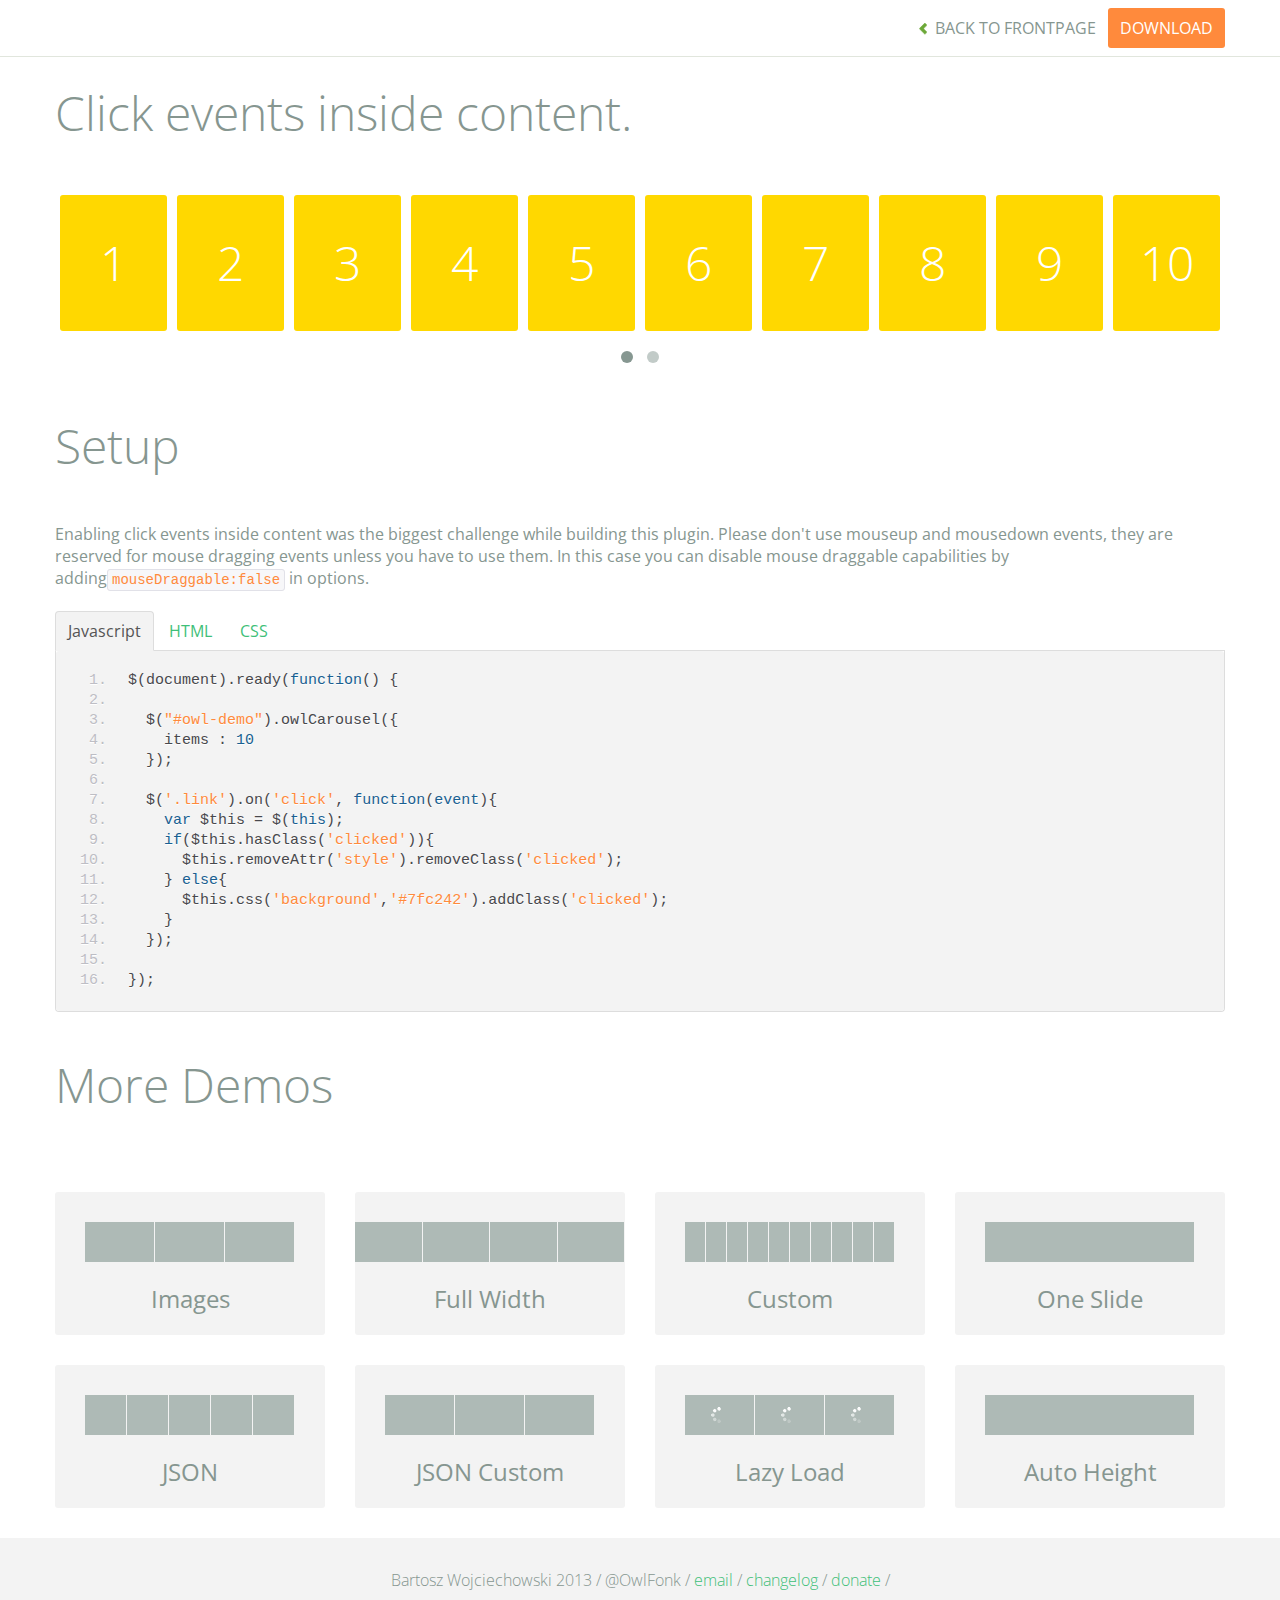
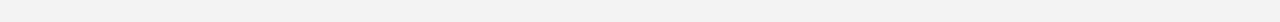
<file: common-files/plugins/owl/demos/click.html>
<!DOCTYPE html>
<html lang="en">
  <head>
    <meta charset="utf-8">
    <title>Owl Carousel - Click Event</title>
    <meta name="viewport" content="width=device-width, initial-scale=1.0">
    <meta name="description" content="jQuery Responsive Carousel - Owl Carusel">
    <meta name="author" content="Bartosz Wojciechowski">

    <link href='http://fonts.googleapis.com/css?family=Open+Sans:400italic,400,300,600,700' rel='stylesheet' type='text/css'>
    <link href="../assets/css/bootstrapTheme.css" rel="stylesheet">
    <link href="../assets/css/custom.css" rel="stylesheet">

    <!-- Owl Carousel Assets -->
    <link href="../owl-carousel/owl.carousel.css" rel="stylesheet">
    <link href="../owl-carousel/owl.theme.css" rel="stylesheet">

    <link href="../assets/js/google-code-prettify/prettify.css" rel="stylesheet">

    <!-- Le fav and touch icons -->
    <link rel="apple-touch-icon-precomposed" sizes="144x144" href="../assets/ico/apple-touch-icon-144-precomposed.png">
    <link rel="apple-touch-icon-precomposed" sizes="114x114" href="../assets/ico/apple-touch-icon-114-precomposed.png">
      <link rel="apple-touch-icon-precomposed" sizes="72x72" href="../assets/ico/apple-touch-icon-72-precomposed.png">
                    <link rel="apple-touch-icon-precomposed" href="../assets/ico/apple-touch-icon-57-precomposed.png">
                                   <link rel="shortcut icon" href="../assets/ico/favicon.png">
  </head>
  <body>

      <div id="top-nav" class="navbar navbar-fixed-top">
        <div class="navbar-inner">
          <div class="container">
            <button type="button" class="btn btn-navbar" data-toggle="collapse" data-target=".nav-collapse">
            <span class="icon-bar"></span>
            <span class="icon-bar"></span>
            <span class="icon-bar"></span>
          </button>
            <div class="nav-collapse collapse">
            <ul class="nav pull-right">
              <li><a href="../index.html"><i class="icon-chevron-left"></i> Back to Frontpage</a></li>
              <li><a href="../owl.carousel.zip" class="download download-on" data-spy="affix" data-offset-top="450">Download</a></li>
            </ul>
            <ul class="nav pull-left">
              
            </ul>
            </div>
          </div>
        </div>
      </div>
   
    <div id="title">
      <div class="container">
        <div class="row">
          <div class="span12">
            <h1>Click events inside content.</h1>
          </div>
        </div>
      </div>
    </div>

      <div id="demo">
        <div class="container">
          <div class="row">
            <div class="span12">

              <div id="owl-demo" class="owl-carousel">
                
                <a class="item link"><h1>1</h1></a>
                <a class="item link"><h1>2</h1></a>
                <a class="item link"><h1>3</h1></a>
                <a class="item link"><h1>4</h1></a>
                <a class="item link"><h1>5</h1></a>
                <a class="item link"><h1>6</h1></a>
                <a class="item link"><h1>7</h1></a>
                <a class="item link"><h1>8</h1></a>
                <a class="item link"><h1>9</h1></a>
                <a class="item link"><h1>10</h1></a>
                <a class="item link"><h1>11</h1></a>
                <a class="item link"><h1>12</h1></a>
                <a class="item link"><h1>13</h1></a>
                <a class="item link"><h1>14</h1></a>
                <a class="item link"><h1>15</h1></a>
                <a class="item link"><h1>16</h1></a>

              </div>
            </div>
          </div>
        </div>

    </div>

    <div id="example-info">
      <div class="container">
        <div class="row">
          <div class="span12">
            <h1>Setup</h1>
            <p>Enabling click events inside content was the biggest challenge while building this plugin. Please don't use mouseup and mousedown events, they are reserved for mouse dragging events unless you have to use them. In this case you can disable mouse draggable capabilities by adding<code>mouseDraggable:false</code> in options.
            </p>
            <ul class="nav nav-tabs" id="myTab">
              <li class="active"><a href="#javascript">Javascript</a></li>
              <li><a href="#HTML">HTML</a></li>
              <li><a href="#CSS">CSS</a></li>
            </ul>
             
            <div class="tab-content">

              <div class="tab-pane active" id="javascript">
<pre class="pre-show prettyprint linenums">
$(document).ready(function() {

  $("#owl-demo").owlCarousel({
    items : 10
  });

  $('.link').on('click', function(event){
    var $this = $(this);
    if($this.hasClass('clicked')){
      $this.removeAttr('style').removeClass('clicked');
    } else{
      $this.css('background','#7fc242').addClass('clicked');
    }
  });

})&#59;
</pre>

              </div>

              <div class="tab-pane" id="HTML">
<pre class="pre-show prettyprint linenums">
&lt;div id="owl-demo" class="owl-carousel"&gt;
  &lt;a class="item link"&gt;&lt;h1&gt;1&lt;/h1&gt;&lt;/a&gt;
  &lt;a class="item link"&gt;&lt;h1&gt;2&lt;/h1&gt;&lt;/a&gt;
  &lt;a class="item link"&gt;&lt;h1&gt;3&lt;/h1&gt;&lt;/a&gt;
  &lt;a class="item link"&gt;&lt;h1&gt;4&lt;/h1&gt;&lt;/a&gt;
  &lt;a class="item link"&gt;&lt;h1&gt;5&lt;/h1&gt;&lt;/a&gt;
  &lt;a class="item link"&gt;&lt;h1&gt;6&lt;/h1&gt;&lt;/a&gt;
  &lt;a class="item link"&gt;&lt;h1&gt;7&lt;/h1&gt;&lt;/a&gt;
  &lt;a class="item link"&gt;&lt;h1&gt;8&lt;/h1&gt;&lt;/a&gt;
  &lt;a class="item link"&gt;&lt;h1&gt;9&lt;/h1&gt;&lt;/a&gt;
  &lt;a class="item link"&gt;&lt;h1&gt;10&lt;/h1&gt;&lt;/a&gt;
  &lt;a class="item link"&gt;&lt;h1&gt;11&lt;/h1&gt;&lt;/a&gt;
  &lt;a class="item link"&gt;&lt;h1&gt;12&lt;/h1&gt;&lt;/a&gt;
  &lt;a class="item link"&gt;&lt;h1&gt;13&lt;/h1&gt;&lt;/a&gt;
  &lt;a class="item link"&gt;&lt;h1&gt;14&lt;/h1&gt;&lt;/a&gt;
  &lt;a class="item link"&gt;&lt;h1&gt;15&lt;/h1&gt;&lt;/a&gt;
  &lt;a class="item link"&gt;&lt;h1&gt;16&lt;/h1&gt;&lt;/a&gt;
&lt;/div&gt;
</pre>
              </div>

              <div class="tab-pane" id="CSS">
<pre class="pre-show prettyprint linenums">
#owl-demo .item{
  display: block;
  cursor: pointer;
  background: #ffd800;
  padding: 30px 0px;
  margin: 5px;
  color: #FFF;
  -webkit-border-radius: 3px;
  -moz-border-radius: 3px;
  border-radius: 3px;
  text-align: center;
  -webkit-tap-highlight-color: rgba(255, 255, 255, 0); 
}
#owl-demo .item:hover{
  background: #F2CD00;
}
</pre>
              </div>
            </div><!--End Tab Content-->

          </div>
        </div>
      </div>
    </div>

    <div id="more">
      <div class="container">

        <div class="row">
          <div class="span12">
            <h1>More Demos</h1>
          </div>
        </div>

        <div class="row demos-row">
          <div class="span3">
            <a href="images.html" class="demo-box">
              <div class="demo-wrapper demo-images clearfix">
                <div class="demo-slide"><div class="bg"></div></div>
                <div class="demo-slide"><div class="bg"></div></div>
                <div class="demo-slide"><div class="bg"></div></div>
              </div>
              <h3>Images</h3>
            </a>
          </div>

          <div class="span3">
            <a href="full.html" class="demo-box">
              <div class="demo-wrapper demo-full clearfix">
                <div class="demo-slide"><div class="bg"></div></div>
                <div class="demo-slide"><div class="bg"></div></div>
                <div class="demo-slide"><div class="bg"></div></div>
                <div class="demo-slide"><div class="bg"></div></div>
              </div>
              <h3>Full Width</h3>
            </a>
          </div>

          <div class="span3">
            <a href="custom.html" class="demo-box">
              <div class="demo-wrapper demo-custom clearfix">
                <div class="demo-slide"><div class="bg"></div></div>
                <div class="demo-slide"><div class="bg"></div></div>
                <div class="demo-slide"><div class="bg"></div></div>
                <div class="demo-slide"><div class="bg"></div></div>
                <div class="demo-slide"><div class="bg"></div></div>
                <div class="demo-slide"><div class="bg"></div></div>
                <div class="demo-slide"><div class="bg"></div></div>
                <div class="demo-slide"><div class="bg"></div></div>
                <div class="demo-slide"><div class="bg"></div></div>
                <div class="demo-slide"><div class="bg"></div></div>
              </div>
              <h3>Custom</h3>
            </a>
          </div>

          <div class="span3">
            <a href="one.html" class="demo-box">
              <div class="demo-wrapper demo-one clearfix">
                <div class="demo-slide"><div class="bg"></div></div>
              </div>
              <h3>One Slide</h3>
            </a>
          </div>

        </div>
        <div class="row demos-row">
          <div class="span3">
            <a href="json.html" class="demo-box">
              <div class="demo-wrapper demo-Json clearfix">
                <div class="demo-slide"><div class="bg"></div></div>
                <div class="demo-slide"><div class="bg"></div></div>
                <div class="demo-slide"><div class="bg"></div></div>
                <div class="demo-slide"><div class="bg"></div></div>
                <div class="demo-slide"><div class="bg"></div></div>
              </div>
              <h3>JSON</h3>
            </a>
          </div>

          <div class="span3">
            <a href="customJson.html" class="demo-box">
              <div class="demo-wrapper demo-Json-custom clearfix">
                <div class="demo-slide"><div class="bg"></div></div>
                <div class="demo-slide"><div class="bg"></div></div>
                <div class="demo-slide"><div class="bg"></div></div>
              </div>
              <h3>JSON Custom</h3>
            </a>
          </div>

          <div class="span3">
            <a href="lazyLoad.html" class="demo-box">
              <div class="demo-wrapper demo-lazy clearfix">
                <div class="demo-slide"><div class="bg"></div></div>
                <div class="demo-slide"><div class="bg"></div></div>
                <div class="demo-slide"><div class="bg"></div></div>
              </div>
              <h3>Lazy Load</h3>
            </a>
          </div>

          <div class="span3">
            <a href="autoHeight.html" class="demo-box">
              <div class="demo-wrapper demo-height clearfix">
                <div class="demo-slide"><div class="bg"></div></div>
              </div>
              <h3>Auto Height</h3>
            </a>
          </div>

        </div>
      </div>
    </div>
 
    <div id="footer">
      <div class="container">
        <div class="row">
          <div class="span12">
            <h5>Bartosz Wojciechowski 2013 / @OwlFonk / 
            <a href="mailto:owl@owlgraphic.com?subject=Hey Owl!">email</a> / 
            <a href="../changelog.html">changelog</a> /
            <a href="https://www.paypal.com/cgi-bin/webscr?cmd=_s-xclick&hosted_button_id=EFSGXZS7V2U9N">donate</a> / 
            <a href="https://twitter.com/share" class="twitter-share-button" data-url="http://owlgraphic.com/owlcarousel/" data-text="Awesome jQuery Owl Carousel Responsive Plugin" data-via="OwlFonk" data-count="none" data-hashtags="owlcarousel"></a>
            <script>
            var owldomain = window.location.hostname.indexOf("owlgraphic");
            if(owldomain !== -1){
              !function(d,s,id){var js,fjs=d.getElementsByTagName(s)[0],p=/^http:/.test(d.location)?'http':'https';if(!d.getElementById(id)){js=d.createElement(s);js.id=id;js.src=p+'://platform.twitter.com/widgets.js';fjs.parentNode.insertBefore(js,fjs);}}(document, 'script', 'twitter-wjs');
            }
            </script>
            </h5>
          </div>
        </div>
      </div>
    </div>


    <script src="../assets/js/jquery-1.9.1.min.js"></script> 
    <script src="../owl-carousel/owl.carousel.js"></script>


    <!-- Demo -->

    <style>
    #owl-demo .item{
        display: block;
        cursor: pointer;
        background: #ffd800;
        padding: 30px 0px;
        margin: 5px;
        color: #FFF;
        -webkit-border-radius: 3px;
        -moz-border-radius: 3px;
        border-radius: 3px;
        text-align: center;
        -webkit-tap-highlight-color: rgba(255, 255, 255, 0); 
    }
    #owl-demo .item:hover{
      background: #F2CD00;
    }
    </style>


    <script>
    $(document).ready(function() {

      $("#owl-demo").owlCarousel({
        items : 10
      });

      $('.link').on('click', function(event){
        var $this = $(this);
        if($this.hasClass('clicked')){
          $this.removeAttr('style').removeClass('clicked');
        } else{
          $this.css('background','#7fc242').addClass('clicked');
        }
      });


    });
    </script>


    <script src="../assets/js/bootstrap-collapse.js"></script>
    <script src="../assets/js/bootstrap-transition.js"></script>
    <script src="../assets/js/bootstrap-tab.js"></script>

    <script src="../assets/js/google-code-prettify/prettify.js"></script>
	  <script src="../assets/js/application.js"></script>

  </body>
</html>
</file>
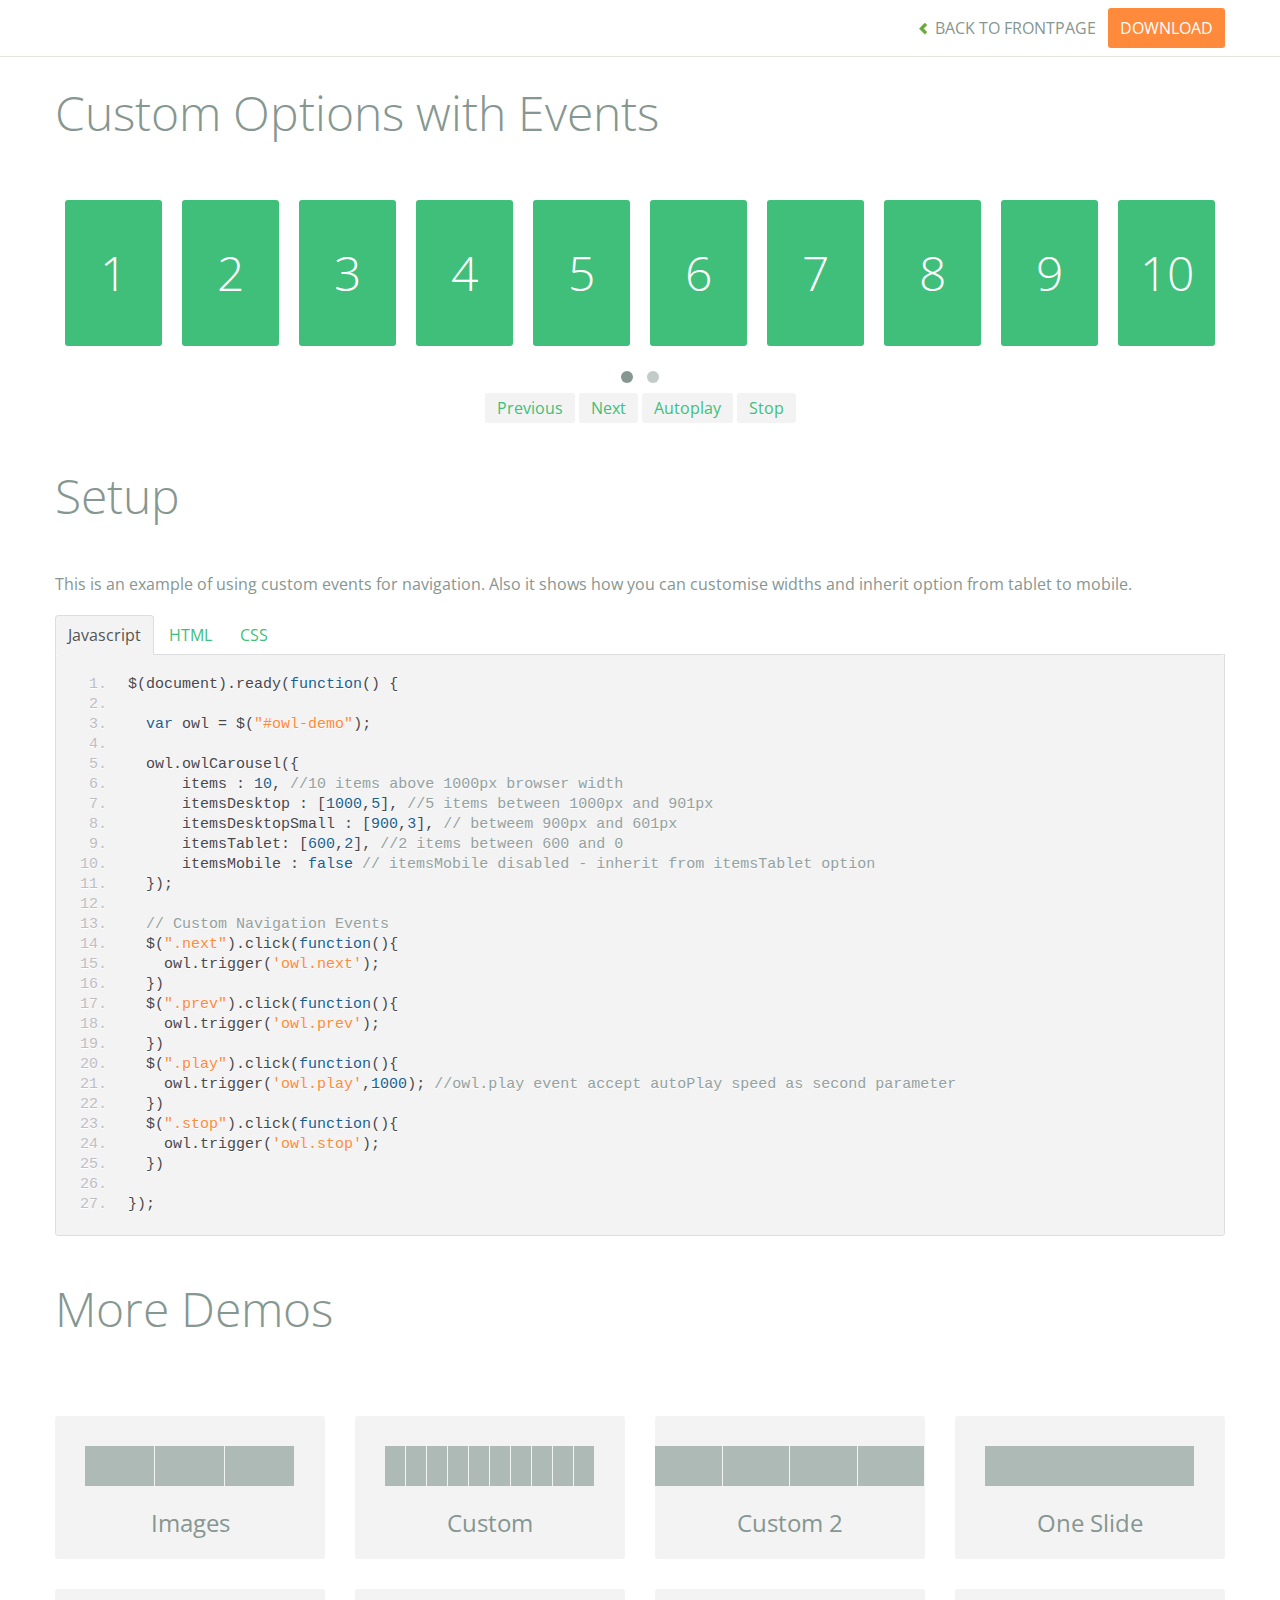
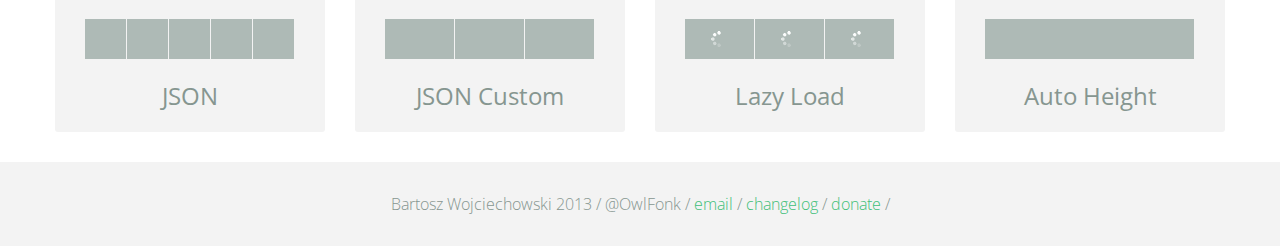
<file: common-files/plugins/owl/demos/custom.html>
<!DOCTYPE html>
<html lang="en">
  <head>
    <meta charset="utf-8">
    <title>Owl Carousel - Custom</title>
    <meta name="viewport" content="width=device-width, initial-scale=1.0">
    <meta name="description" content="jQuery Responsive Carousel - Owl Carusel">
    <meta name="author" content="Bartosz Wojciechowski">

    <link href='http://fonts.googleapis.com/css?family=Open+Sans:400italic,400,300,600,700' rel='stylesheet' type='text/css'>
    <link href="../assets/css/bootstrapTheme.css" rel="stylesheet">
    <link href="../assets/css/custom.css" rel="stylesheet">

    <!-- Owl Carousel Assets -->
    <link href="../owl-carousel/owl.carousel.css" rel="stylesheet">
    <link href="../owl-carousel/owl.theme.css" rel="stylesheet">

    <link href="../assets/js/google-code-prettify/prettify.css" rel="stylesheet">

    <!-- Le fav and touch icons -->
    <link rel="apple-touch-icon-precomposed" sizes="144x144" href="../assets/ico/apple-touch-icon-144-precomposed.png">
    <link rel="apple-touch-icon-precomposed" sizes="114x114" href="../assets/ico/apple-touch-icon-114-precomposed.png">
      <link rel="apple-touch-icon-precomposed" sizes="72x72" href="../assets/ico/apple-touch-icon-72-precomposed.png">
                    <link rel="apple-touch-icon-precomposed" href="../assets/ico/apple-touch-icon-57-precomposed.png">
                                   <link rel="shortcut icon" href="../assets/ico/favicon.png">
  </head>
  <body>

      <div id="top-nav" class="navbar navbar-fixed-top">
        <div class="navbar-inner">
          <div class="container">
            <button type="button" class="btn btn-navbar" data-toggle="collapse" data-target=".nav-collapse">
            <span class="icon-bar"></span>
            <span class="icon-bar"></span>
            <span class="icon-bar"></span>
          </button>
            <div class="nav-collapse collapse">
            <ul class="nav pull-right">
              <li><a href="../index.html"><i class="icon-chevron-left"></i> Back to Frontpage</a></li>
              <li><a href="../owl.carousel.zip" class="download download-on" data-spy="affix" data-offset-top="450">Download</a></li>
            </ul>
            <ul class="nav pull-left">
              
            </ul>
            </div>
          </div>
        </div>
      </div>
   
    <div id="title">
      <div class="container">
        <div class="row">
          <div class="span12">
            <h1>Custom Options with Events</h1>
          </div>
        </div>
      </div>
    </div>

      <div id="demo">
        <div class="container">
          <div class="row">
            <div class="span12">

              <div id="owl-demo" class="owl-carousel">
                
                <div class="item"><h1>1</h1></div>
                <div class="item"><h1>2</h1></div>
                <div class="item"><h1>3</h1></div>
                <div class="item"><h1>4</h1></div>
                <div class="item"><h1>5</h1></div>
                <div class="item"><h1>6</h1></div>
                <div class="item"><h1>7</h1></div>
                <div class="item"><h1>8</h1></div>
                <div class="item"><h1>9</h1></div>
                <div class="item"><h1>10</h1></div>
                <div class="item"><h1>11</h1></div>
                <div class="item"><h1>12</h1></div>
                <div class="item"><h1>13</h1></div>
                <div class="item"><h1>14</h1></div>
                <div class="item"><h1>15</h1></div>
                <div class="item"><h1>16</h1></div>

              </div>
              <div class="customNavigation">
                <a class="btn prev">Previous</a>
                <a class="btn next">Next</a>
                <a class="btn play">Autoplay</a>
                <a class="btn stop">Stop</a>
              </div>

            </div>
          </div>
        </div>

    </div>

    <div id="example-info">
      <div class="container">
        <div class="row">
          <div class="span12">
            <h1>Setup</h1>
            <p>This is an example of using custom events for navigation. Also it shows how you can customise widths and inherit option from tablet to mobile.
            </p>
            <ul class="nav nav-tabs" id="myTab">
              <li class="active"><a href="#javascript">Javascript</a></li>
              <li><a href="#HTML">HTML</a></li>
              <li><a href="#CSS">CSS</a></li>
            </ul>
             
            <div class="tab-content">

              <div class="tab-pane active" id="javascript">
<pre class="pre-show prettyprint linenums">
$(document).ready(function() {

  var owl = &#36;("#owl-demo")&#59;

  owl.owlCarousel({
      items : 10, //10 items above 1000px browser width
      itemsDesktop : [1000,5], //5 items between 1000px and 901px
      itemsDesktopSmall : [900,3], // betweem 900px and 601px
      itemsTablet: [600,2], //2 items between 600 and 0
      itemsMobile : false // itemsMobile disabled - inherit from itemsTablet option
  })&#59;

  // Custom Navigation Events
  $(".next").click(function(){
    owl.trigger('owl.next')&#59;
  })
  $(".prev").click(function(){
    owl.trigger('owl.prev')&#59;
  })
  $(".play").click(function(){
    owl.trigger('owl.play',1000)&#59; //owl.play event accept autoPlay speed as second parameter
  })
  $(".stop").click(function(){
    owl.trigger('owl.stop')&#59;
  })

})&#59;
</pre>

              </div>

              <div class="tab-pane" id="HTML">
<pre class="pre-show prettyprint linenums">
&lt;div id="owl-demo" class="owl-carousel owl-theme"&gt;
  &lt;div class="item"&gt;&lt;h1&gt;1&lt;/h1&gt;&lt;/div&gt;
  &lt;div class="item"&gt;&lt;h1&gt;2&lt;/h1&gt;&lt;/div&gt;
  &lt;div class="item"&gt;&lt;h1&gt;3&lt;/h1&gt;&lt;/div&gt;
  &lt;div class="item"&gt;&lt;h1&gt;4&lt;/h1&gt;&lt;/div&gt;
  &lt;div class="item"&gt;&lt;h1&gt;5&lt;/h1&gt;&lt;/div&gt;
  &lt;div class="item"&gt;&lt;h1&gt;6&lt;/h1&gt;&lt;/div&gt;
  &lt;div class="item"&gt;&lt;h1&gt;7&lt;/h1&gt;&lt;/div&gt;
  &lt;div class="item"&gt;&lt;h1&gt;8&lt;/h1&gt;&lt;/div&gt;
  &lt;div class="item"&gt;&lt;h1&gt;9&lt;/h1&gt;&lt;/div&gt;
  &lt;div class="item"&gt;&lt;h1&gt;10&lt;/h1&gt;&lt;/div&gt;
  &lt;div class="item"&gt;&lt;h1&gt;11&lt;/h1&gt;&lt;/div&gt;
  &lt;div class="item"&gt;&lt;h1&gt;12&lt;/h1&gt;&lt;/div&gt;
  &lt;div class="item"&gt;&lt;h1&gt;13&lt;/h1&gt;&lt;/div&gt;
  &lt;div class="item"&gt;&lt;h1&gt;14&lt;/h1&gt;&lt;/div&gt;
  &lt;div class="item"&gt;&lt;h1&gt;15&lt;/h1&gt;&lt;/div&gt;
  &lt;div class="item"&gt;&lt;h1&gt;16&lt;/h1&gt;&lt;/div&gt;
&lt;/div&gt;

&lt;div class="customNavigation"&gt;
  &lt;a class="btn prev"&gt;Previous&lt;/a&gt;
  &lt;a class="btn next"&gt;Next&lt;/a&gt;
  &lt;a class="btn play"&gt;Autoplay&lt;/a&gt;
  &lt;a class="btn stop"&gt;Stop&lt;/a&gt;
&lt;/div&gt;
</pre>
              </div>

              <div class="tab-pane" id="CSS">
<pre class="pre-show prettyprint linenums">
#owl-demo .item{
  background: #3fbf79;
  padding: 30px 0px;
  margin: 10px;
  color: #FFF;
  -webkit-border-radius: 3px;
  -moz-border-radius: 3px;
  border-radius: 3px;
  text-align: center;
}
.customNavigation{
  text-align: center;
}
//use styles below to disable ugly selection
.customNavigation a{
  -webkit-user-select: none;
  -khtml-user-select: none;
  -moz-user-select: none;
  -ms-user-select: none;
  user-select: none;
  -webkit-tap-highlight-color: rgba(0, 0, 0, 0);
}

</pre>
              </div>
            </div><!--End Tab Content-->

          </div>
        </div>
      </div>
    </div>

    <div id="more">
      <div class="container">

        <div class="row">
          <div class="span12">
            <h1>More Demos</h1>
          </div>
        </div>

        <div class="row demos-row">
          <div class="span3">
            <a href="images.html" class="demo-box">
              <div class="demo-wrapper demo-images clearfix">
                <div class="demo-slide"><div class="bg"></div></div>
                <div class="demo-slide"><div class="bg"></div></div>
                <div class="demo-slide"><div class="bg"></div></div>
              </div>
              <h3>Images</h3>
            </a>
          </div>

          <div class="span3">
            <a href="custom.html" class="demo-box">
              <div class="demo-wrapper demo-custom clearfix">
                <div class="demo-slide"><div class="bg"></div></div>
                <div class="demo-slide"><div class="bg"></div></div>
                <div class="demo-slide"><div class="bg"></div></div>
                <div class="demo-slide"><div class="bg"></div></div>
                <div class="demo-slide"><div class="bg"></div></div>
                <div class="demo-slide"><div class="bg"></div></div>
                <div class="demo-slide"><div class="bg"></div></div>
                <div class="demo-slide"><div class="bg"></div></div>
                <div class="demo-slide"><div class="bg"></div></div>
                <div class="demo-slide"><div class="bg"></div></div>
              </div>
              <h3>Custom</h3>
            </a>
          </div>

          <div class="span3">
            <a href="itemsCustom.html" class="demo-box">
              <div class="demo-wrapper demo-full clearfix">
                <div class="demo-slide"><div class="bg"></div></div>
                <div class="demo-slide"><div class="bg"></div></div>
                <div class="demo-slide"><div class="bg"></div></div>
                <div class="demo-slide"><div class="bg"></div></div>
              </div>
              <h3>Custom 2</h3>
            </a>
          </div>

          <div class="span3">
            <a href="one.html" class="demo-box">
              <div class="demo-wrapper demo-one clearfix">
                <div class="demo-slide"><div class="bg"></div></div>
              </div>
              <h3>One Slide</h3>
            </a>
          </div>

        </div>
        <div class="row demos-row">
          <div class="span3">
            <a href="json.html" class="demo-box">
              <div class="demo-wrapper demo-Json clearfix">
                <div class="demo-slide"><div class="bg"></div></div>
                <div class="demo-slide"><div class="bg"></div></div>
                <div class="demo-slide"><div class="bg"></div></div>
                <div class="demo-slide"><div class="bg"></div></div>
                <div class="demo-slide"><div class="bg"></div></div>
              </div>
              <h3>JSON</h3>
            </a>
          </div>

          <div class="span3">
            <a href="customJson.html" class="demo-box">
              <div class="demo-wrapper demo-Json-custom clearfix">
                <div class="demo-slide"><div class="bg"></div></div>
                <div class="demo-slide"><div class="bg"></div></div>
                <div class="demo-slide"><div class="bg"></div></div>
              </div>
              <h3>JSON Custom</h3>
            </a>
          </div>

          <div class="span3">
            <a href="lazyLoad.html" class="demo-box">
              <div class="demo-wrapper demo-lazy clearfix">
                <div class="demo-slide"><div class="bg"></div></div>
                <div class="demo-slide"><div class="bg"></div></div>
                <div class="demo-slide"><div class="bg"></div></div>
              </div>
              <h3>Lazy Load</h3>
            </a>
          </div>

          <div class="span3">
            <a href="autoHeight.html" class="demo-box">
              <div class="demo-wrapper demo-height clearfix">
                <div class="demo-slide"><div class="bg"></div></div>
              </div>
              <h3>Auto Height</h3>
            </a>
          </div>

        </div>
      </div>
    </div>


 
    <div id="footer">
      <div class="container">
        <div class="row">
          <div class="span12">
            <h5>Bartosz Wojciechowski 2013 / @OwlFonk / 
            <a href="mailto:owl@owlgraphic.com?subject=Hey Owl!">email</a> / 
            <a href="../changelog.html">changelog</a> /
            <a href="https://www.paypal.com/cgi-bin/webscr?cmd=_s-xclick&hosted_button_id=EFSGXZS7V2U9N">donate</a> / 
            <a href="https://twitter.com/share" class="twitter-share-button" data-url="http://owlgraphic.com/owlcarousel/" data-text="Awesome jQuery Owl Carousel Responsive Plugin" data-via="OwlFonk" data-count="none" data-hashtags="owlcarousel"></a>
            <script>
            var owldomain = window.location.hostname.indexOf("owlgraphic");
            if(owldomain !== -1){
              !function(d,s,id){var js,fjs=d.getElementsByTagName(s)[0],p=/^http:/.test(d.location)?'http':'https';if(!d.getElementById(id)){js=d.createElement(s);js.id=id;js.src=p+'://platform.twitter.com/widgets.js';fjs.parentNode.insertBefore(js,fjs);}}(document, 'script', 'twitter-wjs');
            }
            </script>
            </h5>
          </div>
        </div>
      </div>
    </div>


    <script src="../assets/js/jquery-1.9.1.min.js"></script> 
    <script src="../owl-carousel/owl.carousel.js"></script>


    <!-- Demo -->

    <style>
    #owl-demo .item{
        background: #3fbf79;
        padding: 30px 0px;
        margin: 10px;
        color: #FFF;
        -webkit-border-radius: 3px;
        -moz-border-radius: 3px;
        border-radius: 3px;
        text-align: center;
    }
    .customNavigation{
      text-align: center;
    }
    .customNavigation a{
      -webkit-user-select: none;
      -khtml-user-select: none;
      -moz-user-select: none;
      -ms-user-select: none;
      user-select: none;
      -webkit-tap-highlight-color: rgba(0, 0, 0, 0);
    }
    </style>


    <script>
    $(document).ready(function() {

      var owl = $("#owl-demo");

      owl.owlCarousel({

      items : 10, //10 items above 1000px browser width
      itemsDesktop : [1000,5], //5 items between 1000px and 901px
      itemsDesktopSmall : [900,3], // 3 items betweem 900px and 601px
      itemsTablet: [600,2], //2 items between 600 and 0;
      itemsMobile : false // itemsMobile disabled - inherit from itemsTablet option
      
      });

      // Custom Navigation Events
      $(".next").click(function(){
        owl.trigger('owl.next');
      })
      $(".prev").click(function(){
        owl.trigger('owl.prev');
      })
      $(".play").click(function(){
        owl.trigger('owl.play',1000);
      })
      $(".stop").click(function(){
        owl.trigger('owl.stop');
      })


    });
    </script>


    <script src="../assets/js/bootstrap-collapse.js"></script>
    <script src="../assets/js/bootstrap-transition.js"></script>
    <script src="../assets/js/bootstrap-tab.js"></script>

    <script src="../assets/js/google-code-prettify/prettify.js"></script>
    <script src="../assets/js/application.js"></script>

  </body>
</html>
</file>
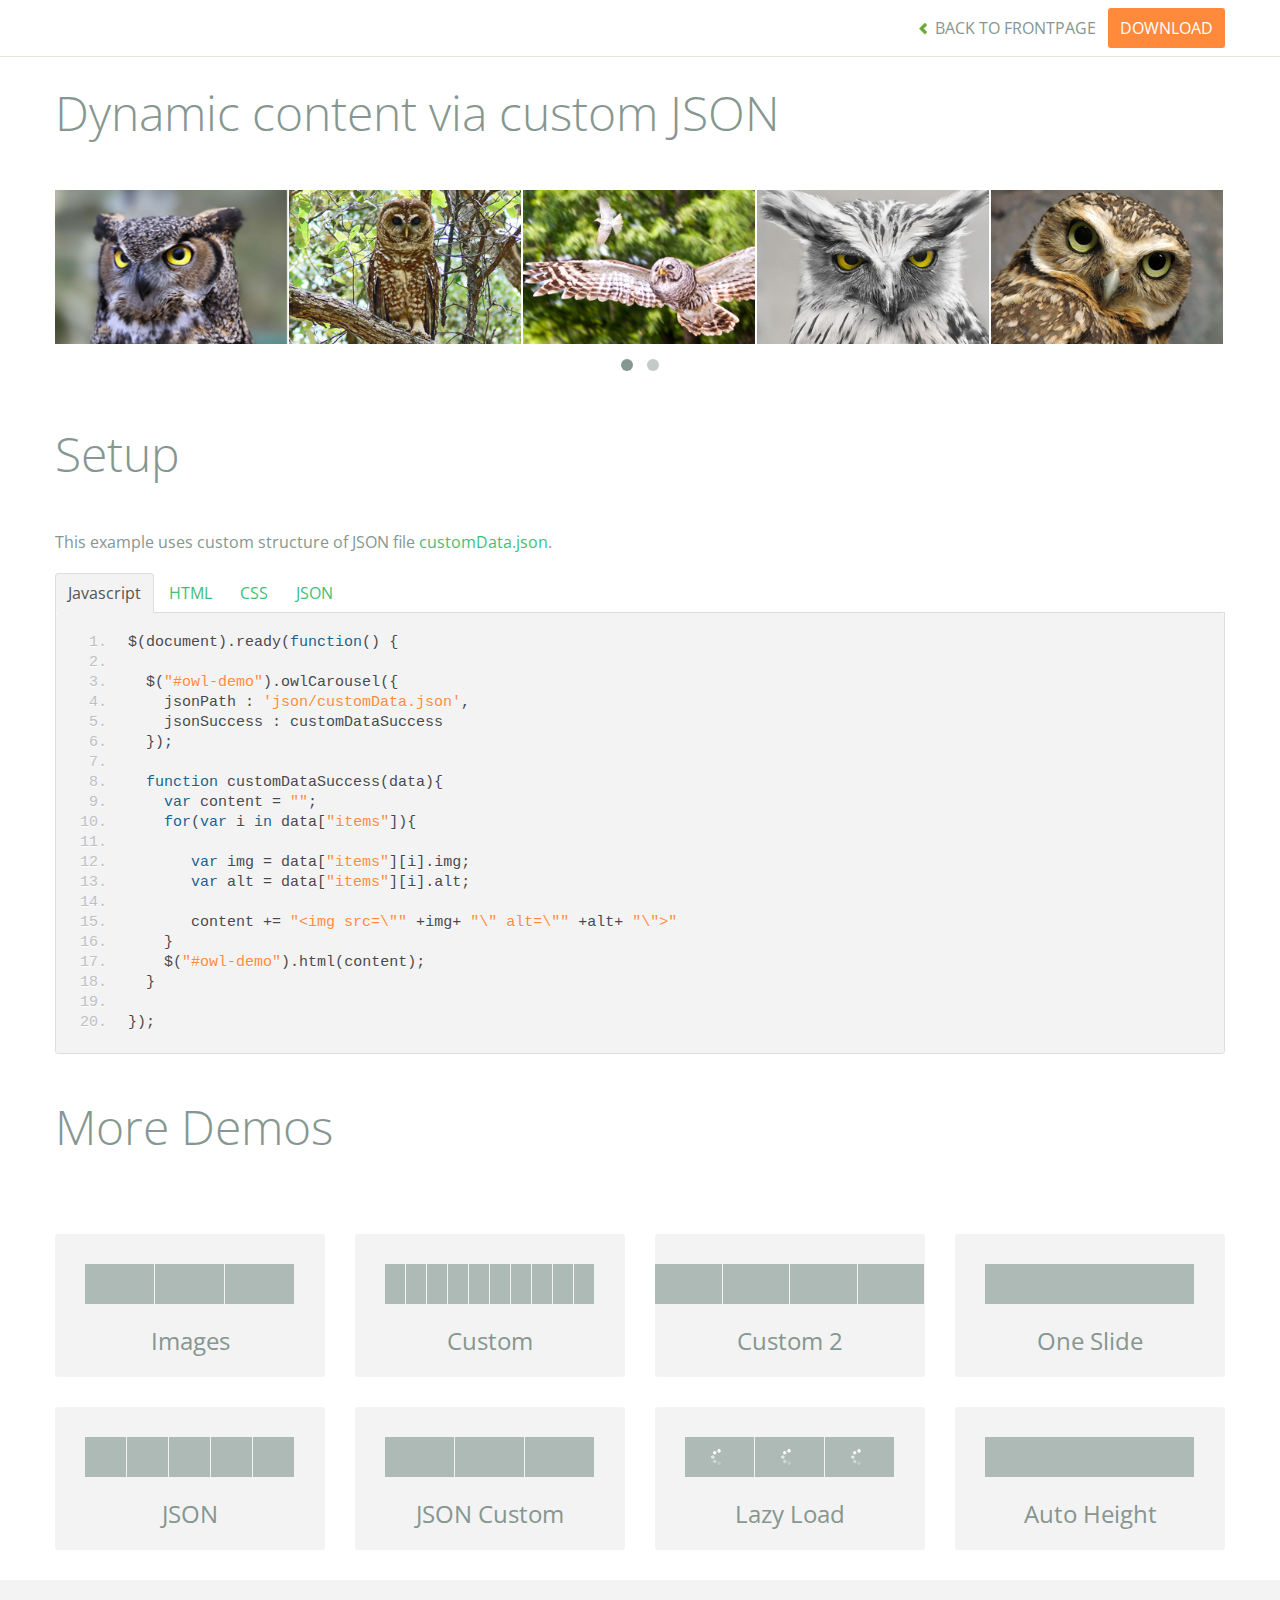
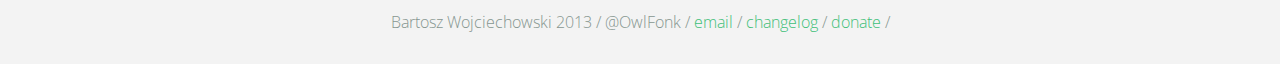
<file: common-files/plugins/owl/demos/customJson.html>
<!DOCTYPE html>
<html lang="en">
  <head>
    <meta charset="utf-8">
    <title>Owl Carousel - Dynamic content via custom JSON</title>
    <meta name="viewport" content="width=device-width, initial-scale=1.0">
    <meta name="description" content="jQuery Responsive Carousel - Owl Carusel">
    <meta name="author" content="Bartosz Wojciechowski">

    <link href='http://fonts.googleapis.com/css?family=Open+Sans:400italic,400,300,600,700' rel='stylesheet' type='text/css'>
    <link href="../assets/css/bootstrapTheme.css" rel="stylesheet">
    <link href="../assets/css/custom.css" rel="stylesheet">

    <!-- Owl Carousel Assets -->
    <link href="../owl-carousel/owl.carousel.css" rel="stylesheet">
    <link href="../owl-carousel/owl.theme.css" rel="stylesheet">

    <link href="../assets/js/google-code-prettify/prettify.css" rel="stylesheet">

    <!-- Le fav and touch icons -->
    <link rel="apple-touch-icon-precomposed" sizes="144x144" href="../assets/ico/apple-touch-icon-144-precomposed.png">
    <link rel="apple-touch-icon-precomposed" sizes="114x114" href="../assets/ico/apple-touch-icon-114-precomposed.png">
      <link rel="apple-touch-icon-precomposed" sizes="72x72" href="../assets/ico/apple-touch-icon-72-precomposed.png">
                    <link rel="apple-touch-icon-precomposed" href="../assets/ico/apple-touch-icon-57-precomposed.png">
                                   <link rel="shortcut icon" href="../assets/ico/favicon.png">
  </head>
  <body>

      <div id="top-nav" class="navbar navbar-fixed-top">
        <div class="navbar-inner">
          <div class="container">
            <button type="button" class="btn btn-navbar" data-toggle="collapse" data-target=".nav-collapse">
            <span class="icon-bar"></span>
            <span class="icon-bar"></span>
            <span class="icon-bar"></span>
          </button>
            <div class="nav-collapse collapse">
            <ul class="nav pull-right">
              <li><a href="../index.html"><i class="icon-chevron-left"></i> Back to Frontpage</a></li>
              <li><a href="../owl.carousel.zip" class="download download-on" data-spy="affix" data-offset-top="450">Download</a></li>
            </ul>
            <ul class="nav pull-left">
              
            </ul>
            </div>
          </div>
        </div>
      </div>
   
    <div id="title">
      <div class="container">
        <div class="row">
          <div class="span12">
            <h1>Dynamic content via custom JSON</h1>
          </div>
        </div>
      </div>
    </div>

      <div id="demo">
        <div class="container">
          <div class="row">
            <div class="span12">

              <div id="owl-demo" class="owl-carousel">
              </div>
            </div>
          </div>
        </div>

    </div>

    <div id="example-info">
      <div class="container">
        <div class="row">
          <div class="span12">
            <h1>Setup</h1>
            <p>This example uses custom structure of JSON file <a href="json/customData.json">customData.json</a>.
            </p>
            <ul class="nav nav-tabs" id="myTab">
              <li class="active"><a href="#javascript">Javascript</a></li>
              <li><a href="#HTML">HTML</a></li>
              <li><a href="#CSS">CSS</a></li>
              <li><a href="#JSON">JSON</a></li>
            </ul>
             
            <div class="tab-content">

              <div class="tab-pane active" id="javascript">
<pre class="pre-show prettyprint linenums">
$(document).ready(function() {

  $("#owl-demo").owlCarousel({
    jsonPath : 'json/customData.json',
    jsonSuccess : customDataSuccess
  });

  function customDataSuccess(data){
    var content = "";
    for(var i in data["items"]){
       
       var img = data["items"][i].img;
       var alt = data["items"][i].alt;

       content += "&lt;img src=\"" +img+ "\" alt=\"" +alt+ "\"&gt"
    }
    $("#owl-demo").html(content);
  }

});
</pre>  

              </div>

              <div class="tab-pane" id="HTML">
<pre class="pre-show prettyprint linenums">
&lt;div id="owl-demo" class="owl-carousel"&gt;
&lt;/div&gt;
</pre>
              </div>

              <div class="tab-pane" id="CSS">
<pre class="pre-show prettyprint linenums">
#owl-demo .item{
  background: #a1def8;
  padding: 30px 0px;
  display: block;
  margin: 5px;
  color: #FFF;
  -webkit-border-radius: 3px;
  -moz-border-radius: 3px;
  border-radius: 3px;
  text-align: center;
}

</pre>
              </div>
              <div class="tab-pane" id="JSON">
<pre class="pre-show prettyprint linenums">
{
  "items" : [
    {
      "img": "assets/owl1.jpg",
      "alt" : "Owl Image 1"
    },
    {
      "img": "assets/owl2.jpg",
      "alt" : "Owl Image 2"
    },
    {
      "img": "assets/owl3.jpg",
      "alt" : "Owl Image 1"
    },
    {
      "img": "assets/owl4.jpg",
      "alt" : "Owl Image 2"
    },
    {
      "img": "assets/owl5.jpg",
      "alt" : "Owl Image 1"
    },
    {
      "img": "assets/owl6.jpg",
      "alt" : "Owl Image 2"
    }
  ]
}
</pre>
</div>
            </div><!--End Tab Content-->

          </div>
        </div>
      </div>
    </div>

    <div id="more">
      <div class="container">

        <div class="row">
          <div class="span12">
            <h1>More Demos</h1>
          </div>
        </div>

        <div class="row demos-row">
          <div class="span3">
            <a href="images.html" class="demo-box">
              <div class="demo-wrapper demo-images clearfix">
                <div class="demo-slide"><div class="bg"></div></div>
                <div class="demo-slide"><div class="bg"></div></div>
                <div class="demo-slide"><div class="bg"></div></div>
              </div>
              <h3>Images</h3>
            </a>
          </div>

          <div class="span3">
            <a href="custom.html" class="demo-box">
              <div class="demo-wrapper demo-custom clearfix">
                <div class="demo-slide"><div class="bg"></div></div>
                <div class="demo-slide"><div class="bg"></div></div>
                <div class="demo-slide"><div class="bg"></div></div>
                <div class="demo-slide"><div class="bg"></div></div>
                <div class="demo-slide"><div class="bg"></div></div>
                <div class="demo-slide"><div class="bg"></div></div>
                <div class="demo-slide"><div class="bg"></div></div>
                <div class="demo-slide"><div class="bg"></div></div>
                <div class="demo-slide"><div class="bg"></div></div>
                <div class="demo-slide"><div class="bg"></div></div>
              </div>
              <h3>Custom</h3>
            </a>
          </div>

          <div class="span3">
            <a href="itemsCustom.html" class="demo-box">
              <div class="demo-wrapper demo-full clearfix">
                <div class="demo-slide"><div class="bg"></div></div>
                <div class="demo-slide"><div class="bg"></div></div>
                <div class="demo-slide"><div class="bg"></div></div>
                <div class="demo-slide"><div class="bg"></div></div>
              </div>
              <h3>Custom 2</h3>
            </a>
          </div>

          <div class="span3">
            <a href="one.html" class="demo-box">
              <div class="demo-wrapper demo-one clearfix">
                <div class="demo-slide"><div class="bg"></div></div>
              </div>
              <h3>One Slide</h3>
            </a>
          </div>

        </div>
        <div class="row demos-row">
          <div class="span3">
            <a href="json.html" class="demo-box">
              <div class="demo-wrapper demo-Json clearfix">
                <div class="demo-slide"><div class="bg"></div></div>
                <div class="demo-slide"><div class="bg"></div></div>
                <div class="demo-slide"><div class="bg"></div></div>
                <div class="demo-slide"><div class="bg"></div></div>
                <div class="demo-slide"><div class="bg"></div></div>
              </div>
              <h3>JSON</h3>
            </a>
          </div>

          <div class="span3">
            <a href="customJson.html" class="demo-box">
              <div class="demo-wrapper demo-Json-custom clearfix">
                <div class="demo-slide"><div class="bg"></div></div>
                <div class="demo-slide"><div class="bg"></div></div>
                <div class="demo-slide"><div class="bg"></div></div>
              </div>
              <h3>JSON Custom</h3>
            </a>
          </div>

          <div class="span3">
            <a href="lazyLoad.html" class="demo-box">
              <div class="demo-wrapper demo-lazy clearfix">
                <div class="demo-slide"><div class="bg"></div></div>
                <div class="demo-slide"><div class="bg"></div></div>
                <div class="demo-slide"><div class="bg"></div></div>
              </div>
              <h3>Lazy Load</h3>
            </a>
          </div>

          <div class="span3">
            <a href="autoHeight.html" class="demo-box">
              <div class="demo-wrapper demo-height clearfix">
                <div class="demo-slide"><div class="bg"></div></div>
              </div>
              <h3>Auto Height</h3>
            </a>
          </div>

        </div>
      </div>
    </div>


 
    <div id="footer">
      <div class="container">
        <div class="row">
          <div class="span12">
            <h5>Bartosz Wojciechowski 2013 / @OwlFonk / 
            <a href="mailto:owl@owlgraphic.com?subject=Hey Owl!">email</a> / 
            <a href="../changelog.html">changelog</a> /
            <a href="https://www.paypal.com/cgi-bin/webscr?cmd=_s-xclick&hosted_button_id=EFSGXZS7V2U9N">donate</a> / 
            <a href="https://twitter.com/share" class="twitter-share-button" data-url="http://owlgraphic.com/owlcarousel/" data-text="Awesome jQuery Owl Carousel Responsive Plugin" data-via="OwlFonk" data-count="none" data-hashtags="owlcarousel"></a>
            <script>
            var owldomain = window.location.hostname.indexOf("owlgraphic");
            if(owldomain !== -1){
              !function(d,s,id){var js,fjs=d.getElementsByTagName(s)[0],p=/^http:/.test(d.location)?'http':'https';if(!d.getElementById(id)){js=d.createElement(s);js.id=id;js.src=p+'://platform.twitter.com/widgets.js';fjs.parentNode.insertBefore(js,fjs);}}(document, 'script', 'twitter-wjs');
            }
            </script>
            </h5>
          </div>
        </div>
      </div>
    </div>


    <script src="../assets/js/jquery-1.9.1.min.js"></script> 
    <script src="../owl-carousel/owl.carousel.js"></script>


    <!-- Demo -->

    <style>
    #owl-demo img{
        display: block;
        width: 99%;
        height: auto;
    }
    </style>


    <script>
    $(document).ready(function() {

      $("#owl-demo").owlCarousel({
        jsonPath : 'json/customData.json',
        jsonSuccess : customDataSuccess
      });

      function customDataSuccess(data){
        var content = "";
        for(var i in data["items"]){
           
           var img = data["items"][i].img;
           var alt = data["items"][i].alt;

           content += "<img src=\"" +img+ "\" alt=\"" +alt+ "\">"
        }
        $("#owl-demo").html(content);
      }

    });
    </script>


    <script src="../assets/js/bootstrap-collapse.js"></script>
    <script src="../assets/js/bootstrap-transition.js"></script>
    <script src="../assets/js/bootstrap-tab.js"></script>

    <script src="../assets/js/google-code-prettify/prettify.js"></script>
	  <script src="../assets/js/application.js"></script>

  </body>
</html>
</file>
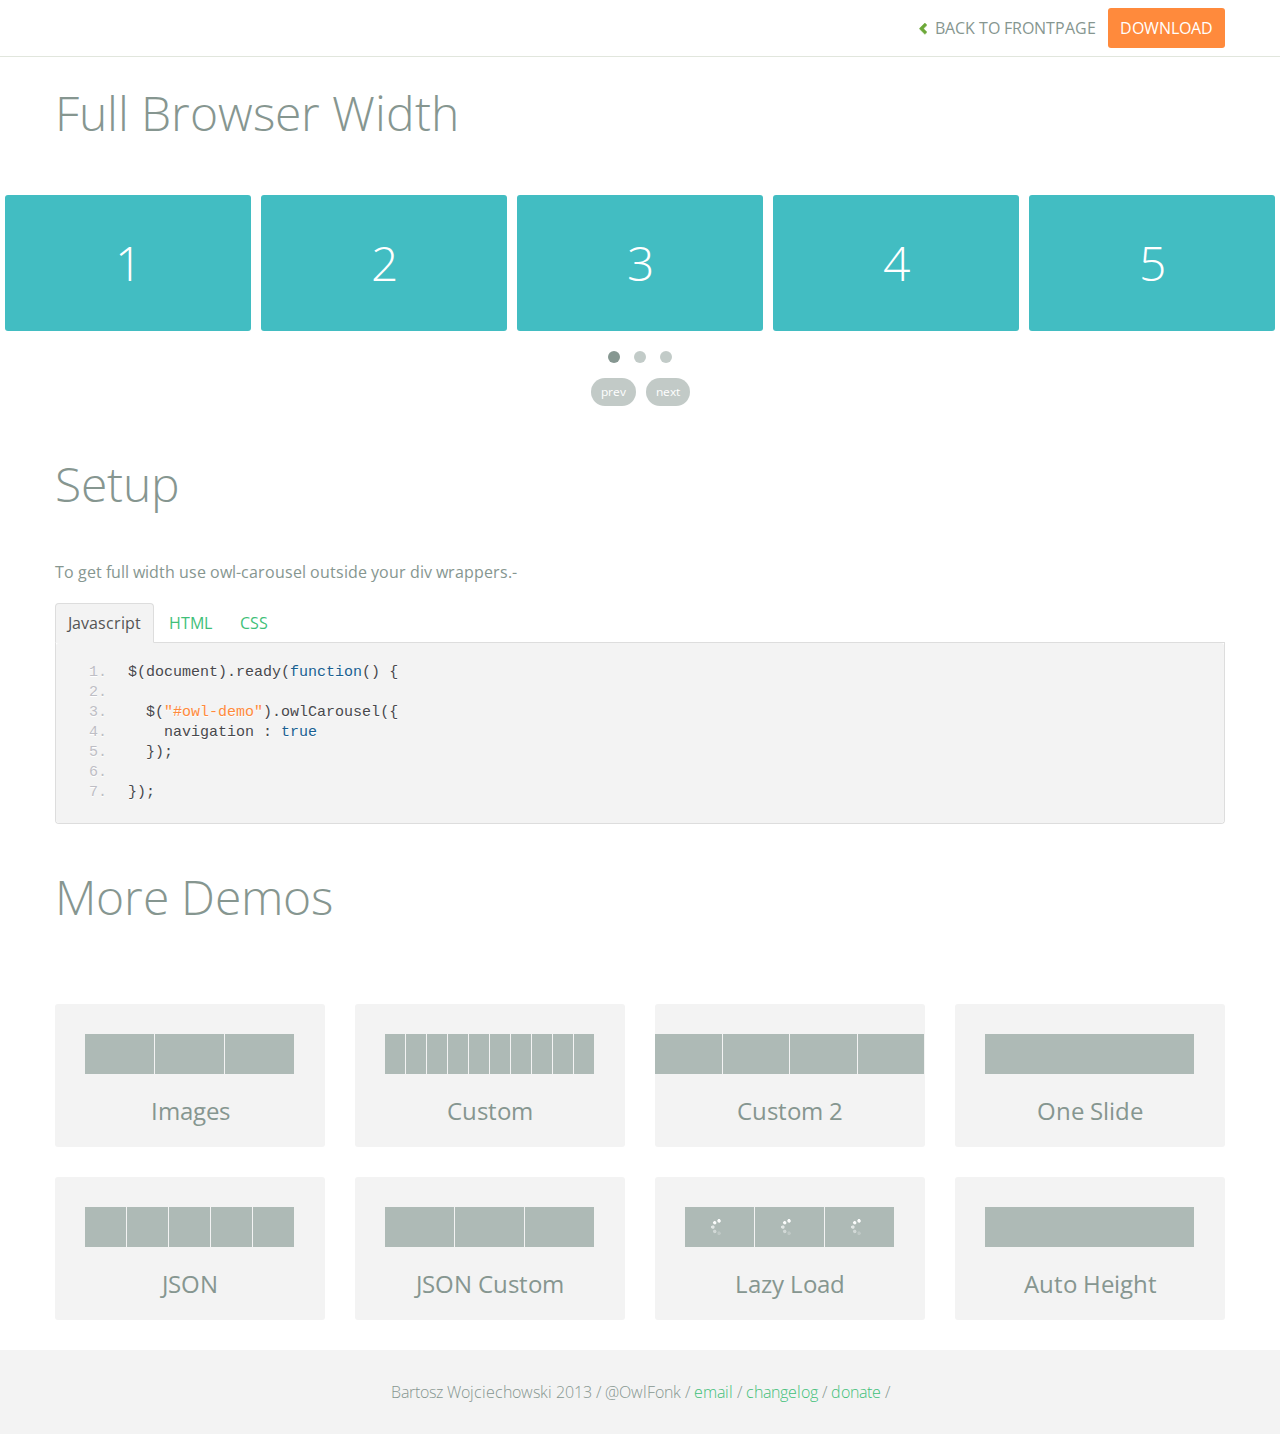
<file: common-files/plugins/owl/demos/full.html>
<!DOCTYPE html>
<html lang="en">
  <head>
    <meta charset="utf-8">
    <title>Owl Carousel - Full Width Demo</title>
    <meta name="viewport" content="width=device-width, initial-scale=1.0">
    <meta name="description" content="jQuery Responsive Carousel - Owl Carusel">
    <meta name="author" content="Bartosz Wojciechowski">
    
    <link href='http://fonts.googleapis.com/css?family=Open+Sans:400italic,400,300,600,700' rel='stylesheet' type='text/css'>
    <link href="../assets/css/bootstrapTheme.css" rel="stylesheet">
    <link href="../assets/css/custom.css" rel="stylesheet">

    <!-- Owl Carousel Assets -->
    <link href="../owl-carousel/owl.carousel.css" rel="stylesheet">
    <link href="../owl-carousel/owl.theme.css" rel="stylesheet">

    <link href="../assets/js/google-code-prettify/prettify.css" rel="stylesheet">

	
    <!-- Le fav and touch icons -->
    <link rel="apple-touch-icon-precomposed" sizes="144x144" href="../assets/ico/apple-touch-icon-144-precomposed.png">
    <link rel="apple-touch-icon-precomposed" sizes="114x114" href="../assets/ico/apple-touch-icon-114-precomposed.png">
      <link rel="apple-touch-icon-precomposed" sizes="72x72" href="../assets/ico/apple-touch-icon-72-precomposed.png">
                    <link rel="apple-touch-icon-precomposed" href="../assets/ico/apple-touch-icon-57-precomposed.png">
                                   <link rel="shortcut icon" href="../assets/ico/favicon.png">
  </head>
  <body>

      <div id="top-nav" class="navbar navbar-fixed-top">
        <div class="navbar-inner">
          <div class="container">
            <button type="button" class="btn btn-navbar" data-toggle="collapse" data-target=".nav-collapse">
            <span class="icon-bar"></span>
            <span class="icon-bar"></span>
            <span class="icon-bar"></span>
          </button>
            <div class="nav-collapse collapse">
            <ul class="nav pull-right">
              <li><a href="../index.html"><i class="icon-chevron-left"></i> Back to Frontpage</a></li>
              <li><a href="../owl.carousel.zip" class="download download-on" data-spy="affix" data-offset-top="450">Download</a></li>
            </ul>
            <ul class="nav pull-left">
              
            </ul>
            </div>
          </div>
        </div>
      </div>
   
    <div id="title">
      <div class="container">
        <div class="row">
          <div class="span12">
            <h1>Full Browser Width</h1>
          </div>
        </div>
      </div>
    </div>

      <div id="demo">

        <div id="owl-demo" class="owl-carousel">
          
          <div class="item"><h1>1</h1></div>
          <div class="item"><h1>2</h1></div>
          <div class="item"><h1>3</h1></div>
          <div class="item"><h1>4</h1></div>
          <div class="item"><h1>5</h1></div>
          <div class="item"><h1>6</h1></div>
          <div class="item"><h1>7</h1></div>
          <div class="item"><h1>8</h1></div>
          <div class="item"><h1>9</h1></div>
          <div class="item"><h1>10</h1></div>
          <div class="item"><h1>11</h1></div>
          <div class="item"><h1>12</h1></div>

        </div>

    </div>

    <div id="example-info">
      <div class="container">
        <div class="row">
          <div class="span12">
            <h1>Setup</h1>
            <p>To get full width use owl-carousel outside your div wrappers.-</p>
            <ul class="nav nav-tabs" id="myTab">
              <li class="active"><a href="#javascript">Javascript</a></li>
              <li><a href="#HTML">HTML</a></li>
              <li><a href="#CSS">CSS</a></li>
            </ul>
             
            <div class="tab-content">

              <div class="tab-pane active" id="javascript">
<pre class="pre-show prettyprint linenums">
$(document).ready(function() {

  $("#owl-demo").owlCarousel({
    navigation : true
  });

});
</pre>  

              </div>

              <div class="tab-pane" id="HTML">
<pre class="pre-show prettyprint linenums">
&lt;div id="owl-demo" class="owl-carousel owl-theme"&gt;
          
  &lt;div class="item"&gt;&lt;h1&gt;1&lt;/h1&gt;&lt;/div&gt;
  &lt;div class="item"&gt;&lt;h1&gt;2&lt;/h1&gt;&lt;/div&gt;
  &lt;div class="item"&gt;&lt;h1&gt;3&lt;/h1&gt;&lt;/div&gt;
  &lt;div class="item"&gt;&lt;h1&gt;4&lt;/h1&gt;&lt;/div&gt;
  &lt;div class="item"&gt;&lt;h1&gt;5&lt;/h1&gt;&lt;/div&gt;
  &lt;div class="item"&gt;&lt;h1&gt;6&lt;/h1&gt;&lt;/div&gt;
  &lt;div class="item"&gt;&lt;h1&gt;7&lt;/h1&gt;&lt;/div&gt;
  &lt;div class="item"&gt;&lt;h1&gt;8&lt;/h1&gt;&lt;/div&gt;
  &lt;div class="item"&gt;&lt;h1&gt;9&lt;/h1&gt;&lt;/div&gt;
  &lt;div class="item"&gt;&lt;h1&gt;10&lt;/h1&gt;&lt;/div&gt;
  &lt;div class="item"&gt;&lt;h1&gt;11&lt;/h1&gt;&lt;/div&gt;
  &lt;div class="item"&gt;&lt;h1&gt;12&lt;/h1&gt;&lt;/div&gt;

&lt;/div&gt;
</pre>
              </div>

              <div class="tab-pane" id="CSS">
<pre class="pre-show prettyprint linenums">
#owl-demo .item{
  background: #42bdc2;
  padding: 30px 0px;
  margin: 10px;
  color: #FFF;
  -webkit-border-radius: 3px;
  -moz-border-radius: 3px;
  border-radius: 3px;
  text-align: center;
}
</pre>
              </div>
            </div><!--End Tab Content-->

          </div>
        </div>
      </div>
    </div>

    <div id="more">
      <div class="container">

        <div class="row">
          <div class="span12">
            <h1>More Demos</h1>
          </div>
        </div>

        <div class="row demos-row">
          <div class="span3">
            <a href="images.html" class="demo-box">
              <div class="demo-wrapper demo-images clearfix">
                <div class="demo-slide"><div class="bg"></div></div>
                <div class="demo-slide"><div class="bg"></div></div>
                <div class="demo-slide"><div class="bg"></div></div>
              </div>
              <h3>Images</h3>
            </a>
          </div>

          <div class="span3">
            <a href="custom.html" class="demo-box">
              <div class="demo-wrapper demo-custom clearfix">
                <div class="demo-slide"><div class="bg"></div></div>
                <div class="demo-slide"><div class="bg"></div></div>
                <div class="demo-slide"><div class="bg"></div></div>
                <div class="demo-slide"><div class="bg"></div></div>
                <div class="demo-slide"><div class="bg"></div></div>
                <div class="demo-slide"><div class="bg"></div></div>
                <div class="demo-slide"><div class="bg"></div></div>
                <div class="demo-slide"><div class="bg"></div></div>
                <div class="demo-slide"><div class="bg"></div></div>
                <div class="demo-slide"><div class="bg"></div></div>
              </div>
              <h3>Custom</h3>
            </a>
          </div>

          <div class="span3">
            <a href="itemsCustom.html" class="demo-box">
              <div class="demo-wrapper demo-full clearfix">
                <div class="demo-slide"><div class="bg"></div></div>
                <div class="demo-slide"><div class="bg"></div></div>
                <div class="demo-slide"><div class="bg"></div></div>
                <div class="demo-slide"><div class="bg"></div></div>
              </div>
              <h3>Custom 2</h3>
            </a>
          </div>

          <div class="span3">
            <a href="one.html" class="demo-box">
              <div class="demo-wrapper demo-one clearfix">
                <div class="demo-slide"><div class="bg"></div></div>
              </div>
              <h3>One Slide</h3>
            </a>
          </div>

        </div>
        <div class="row demos-row">
          <div class="span3">
            <a href="json.html" class="demo-box">
              <div class="demo-wrapper demo-Json clearfix">
                <div class="demo-slide"><div class="bg"></div></div>
                <div class="demo-slide"><div class="bg"></div></div>
                <div class="demo-slide"><div class="bg"></div></div>
                <div class="demo-slide"><div class="bg"></div></div>
                <div class="demo-slide"><div class="bg"></div></div>
              </div>
              <h3>JSON</h3>
            </a>
          </div>

          <div class="span3">
            <a href="customJson.html" class="demo-box">
              <div class="demo-wrapper demo-Json-custom clearfix">
                <div class="demo-slide"><div class="bg"></div></div>
                <div class="demo-slide"><div class="bg"></div></div>
                <div class="demo-slide"><div class="bg"></div></div>
              </div>
              <h3>JSON Custom</h3>
            </a>
          </div>

          <div class="span3">
            <a href="lazyLoad.html" class="demo-box">
              <div class="demo-wrapper demo-lazy clearfix">
                <div class="demo-slide"><div class="bg"></div></div>
                <div class="demo-slide"><div class="bg"></div></div>
                <div class="demo-slide"><div class="bg"></div></div>
              </div>
              <h3>Lazy Load</h3>
            </a>
          </div>

          <div class="span3">
            <a href="autoHeight.html" class="demo-box">
              <div class="demo-wrapper demo-height clearfix">
                <div class="demo-slide"><div class="bg"></div></div>
              </div>
              <h3>Auto Height</h3>
            </a>
          </div>

        </div>
      </div>
    </div>


 
    <div id="footer">
      <div class="container">
        <div class="row">
          <div class="span12">
            <h5>Bartosz Wojciechowski 2013 / @OwlFonk / 
            <a href="mailto:owl@owlgraphic.com?subject=Hey Owl!">email</a> / 
            <a href="../changelog.html">changelog</a> /
            <a href="https://www.paypal.com/cgi-bin/webscr?cmd=_s-xclick&hosted_button_id=EFSGXZS7V2U9N">donate</a> / 
            <a href="https://twitter.com/share" class="twitter-share-button" data-url="http://owlgraphic.com/owlcarousel/" data-text="Awesome jQuery Owl Carousel Responsive Plugin" data-via="OwlFonk" data-count="none" data-hashtags="owlcarousel"></a>
            <script>
            var owldomain = window.location.hostname.indexOf("owlgraphic");
            if(owldomain !== -1){
              !function(d,s,id){var js,fjs=d.getElementsByTagName(s)[0],p=/^http:/.test(d.location)?'http':'https';if(!d.getElementById(id)){js=d.createElement(s);js.id=id;js.src=p+'://platform.twitter.com/widgets.js';fjs.parentNode.insertBefore(js,fjs);}}(document, 'script', 'twitter-wjs');
            }
            </script>
            </h5>
          </div>
        </div>
      </div>
    </div>


    <script src="../assets/js/jquery-1.9.1.min.js"></script> 
    <script src="../owl-carousel/owl.carousel.js"></script>

    <!-- Demo -->

    <style>
    #owl-demo .item{
        background: #42bdc2;
        padding: 30px 0px;
        margin: 5px;
        color: #FFF;
        -webkit-border-radius: 3px;
        -moz-border-radius: 3px;
        border-radius: 3px;
        text-align: center;
    }
    </style>

    <script>
    $(document).ready(function() {
      $("#owl-demo").owlCarousel({
        navigation : true
      });
    });

    </script>
    

    <script src="../assets/js/bootstrap-collapse.js"></script>
    <script src="../assets/js/bootstrap-transition.js"></script>
    <script src="../assets/js/bootstrap-tab.js"></script>

    <script src="../assets/js/google-code-prettify/prettify.js"></script>
	  <script src="../assets/js/application.js"></script>

  </body>
</html>
</file>
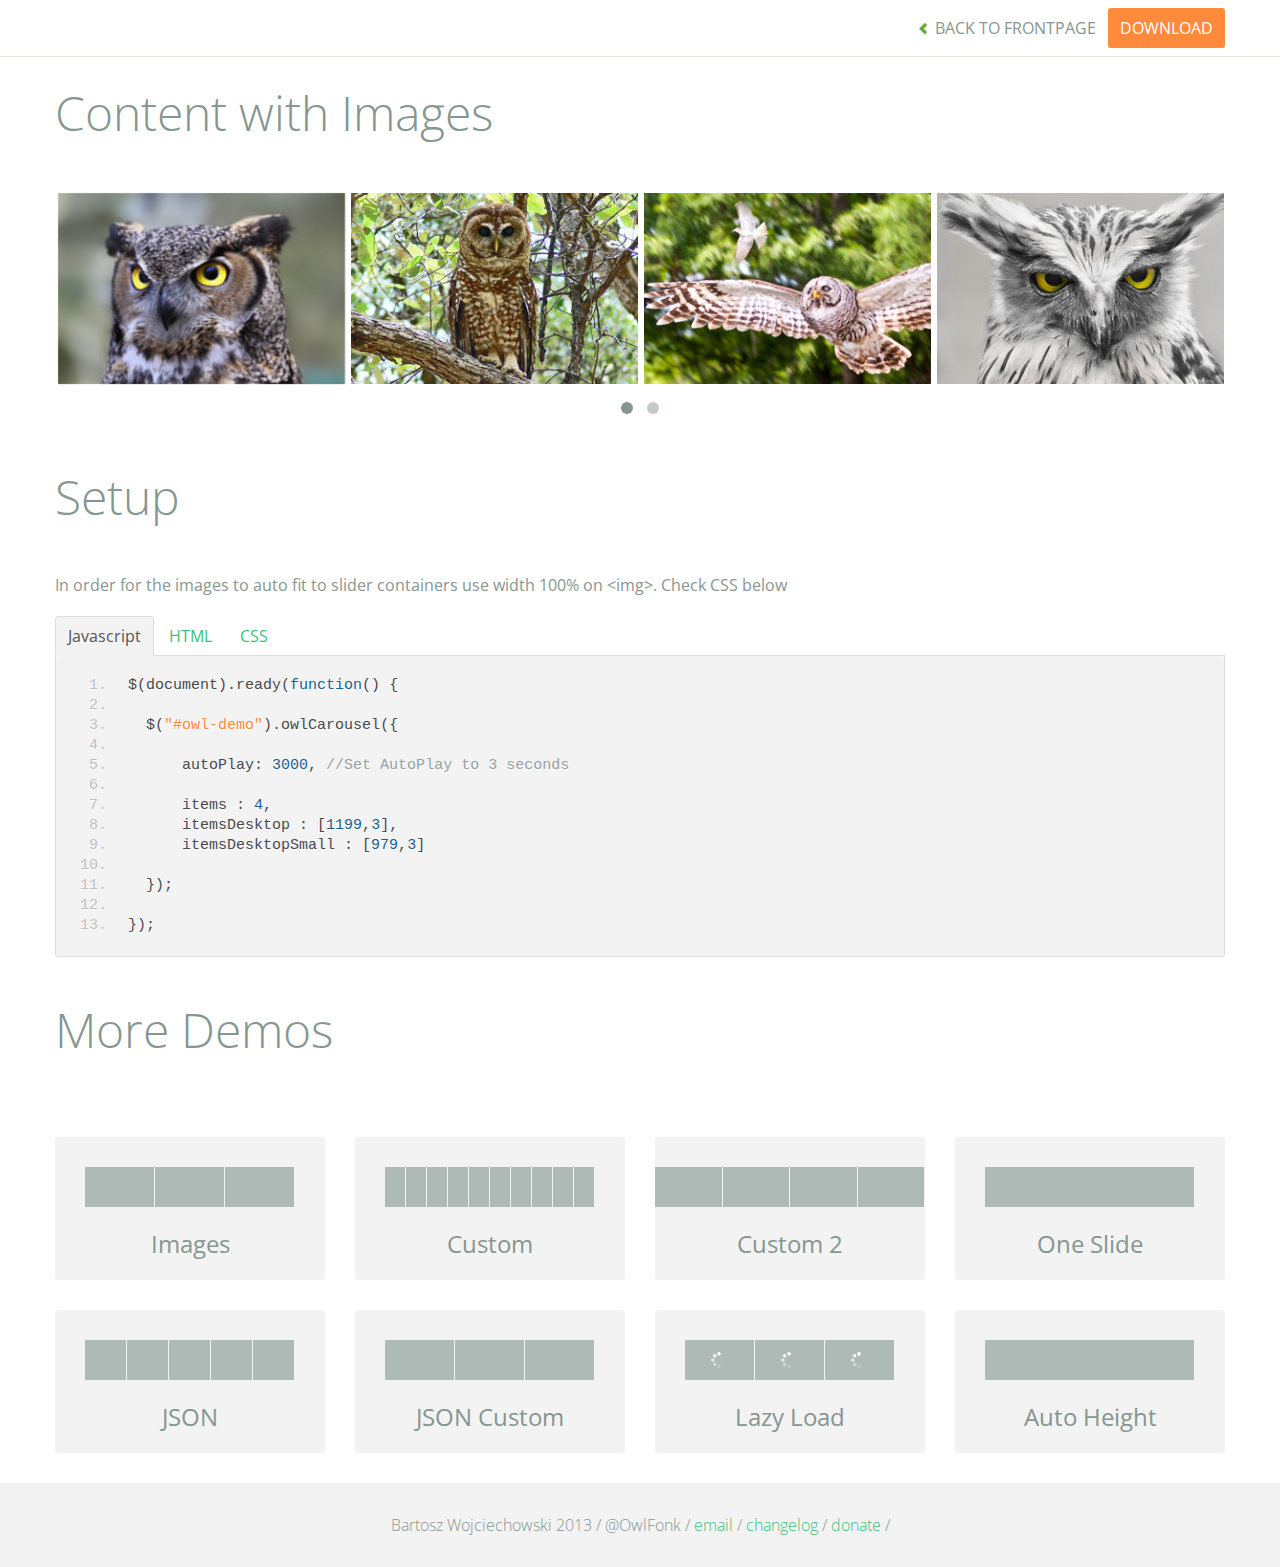
<file: common-files/plugins/owl/demos/images.html>
<!DOCTYPE html>
<html lang="en">
  <head>
    <meta charset="utf-8">
    <title>Owl Carousel - Images Demo</title>
    <meta name="viewport" content="width=device-width, initial-scale=1.0">
    <meta name="description" content="jQuery Responsive Carousel - Owl Carusel">
    <meta name="author" content="Bartosz Wojciechowski">
    
    <link href='http://fonts.googleapis.com/css?family=Open+Sans:400italic,400,300,600,700' rel='stylesheet' type='text/css'>
    <link href="../assets/css/bootstrapTheme.css" rel="stylesheet">
    <link href="../assets/css/custom.css" rel="stylesheet">

    <!-- Owl Carousel Assets -->
    <link href="../owl-carousel/owl.carousel.css" rel="stylesheet">
    <link href="../owl-carousel/owl.theme.css" rel="stylesheet">

    <!-- Prettify -->
    <link href="../assets/js/google-code-prettify/prettify.css" rel="stylesheet">
    

    <!-- Le fav and touch icons -->
    <link rel="apple-touch-icon-precomposed" sizes="144x144" href="../assets/ico/apple-touch-icon-144-precomposed.png">
    <link rel="apple-touch-icon-precomposed" sizes="114x114" href="../assets/ico/apple-touch-icon-114-precomposed.png">
      <link rel="apple-touch-icon-precomposed" sizes="72x72" href="../assets/ico/apple-touch-icon-72-precomposed.png">
                    <link rel="apple-touch-icon-precomposed" href="../assets/ico/apple-touch-icon-57-precomposed.png">
                                   <link rel="shortcut icon" href="../assets/ico/favicon.png">
  </head>
  <body>

      <div id="top-nav" class="navbar navbar-fixed-top">
        <div class="navbar-inner">
          <div class="container">
            <button type="button" class="btn btn-navbar" data-toggle="collapse" data-target=".nav-collapse">
            <span class="icon-bar"></span>
            <span class="icon-bar"></span>
            <span class="icon-bar"></span>
          </button>
            <div class="nav-collapse collapse">
            <ul class="nav pull-right">
              <li><a href="../index.html"><i class="icon-chevron-left"></i> Back to Frontpage</a></li>
              <li><a href="../owl.carousel.zip" class="download download-on" data-spy="affix" data-offset-top="450">Download</a></li>
            </ul>
            <ul class="nav pull-left">
              
            </ul>
            </div>
          </div>
        </div>
      </div>
   
    <div id="title">
      <div class="container">
        <div class="row">
          <div class="span12">
            <h1>Content with Images</h1>
          </div>
        </div>
      </div>
    </div>

      <div id="demo">
        <div class="container">
          <div class="row">
            <div class="span12">

              <div id="owl-demo" class="owl-carousel">
                <div class="item"><img src="assets/owl1.jpg" alt="Owl Image"></div>
                <div class="item"><img src="assets/owl2.jpg" alt="Owl Image"></div>
                <div class="item"><img src="assets/owl3.jpg" alt="Owl Image"></div>
                <div class="item"><img src="assets/owl4.jpg" alt="Owl Image"></div>
                <div class="item"><img src="assets/owl5.jpg" alt="Owl Image"></div>
                <div class="item"><img src="assets/owl6.jpg" alt="Owl Image"></div>
                <div class="item"><img src="assets/owl7.jpg" alt="Owl Image"></div>
                <div class="item"><img src="assets/owl8.jpg" alt="Owl Image"></div>
              </div>
              
            </div>
          </div>
        </div>

    </div>

    <div id="example-info">
      <div class="container">
        <div class="row">
          <div class="span12">
            <h1>Setup</h1>
            <p>In order for the images to auto fit to slider containers use width 100% on &lt;img&gt;. Check CSS below</p>
            <ul class="nav nav-tabs" id="myTab">
              <li class="active"><a href="#javascript">Javascript</a></li>
              <li><a href="#HTML">HTML</a></li>
              <li><a href="#CSS">CSS</a></li>
            </ul>
             
            <div class="tab-content">

              <div class="tab-pane active" id="javascript">
<pre class="pre-show prettyprint linenums">
$(document).ready(function() {

  $("#owl-demo").owlCarousel({

      autoPlay: 3000, //Set AutoPlay to 3 seconds

      items : 4,
      itemsDesktop : [1199,3],
      itemsDesktopSmall : [979,3]

  });

});
</pre>  

              </div>

              <div class="tab-pane" id="HTML">
<pre class="pre-show prettyprint linenums">
&lt;div id="owl-demo"&gt;
          
  &lt;div class="item"&gt;&lt;img src="assets/owl1.jpg" alt="Owl Image"&gt;&lt;/div&gt;
  &lt;div class="item"&gt;&lt;img src="assets/owl2.jpg" alt="Owl Image"&gt;&lt;/div&gt;
  &lt;div class="item"&gt;&lt;img src="assets/owl3.jpg" alt="Owl Image"&gt;&lt;/div&gt;
  &lt;div class="item"&gt;&lt;img src="assets/owl4.jpg" alt="Owl Image"&gt;&lt;/div&gt;
  &lt;div class="item"&gt;&lt;img src="assets/owl5.jpg" alt="Owl Image"&gt;&lt;/div&gt;
  &lt;div class="item"&gt;&lt;img src="assets/owl6.jpg" alt="Owl Image"&gt;&lt;/div&gt;
  &lt;div class="item"&gt;&lt;img src="assets/owl7.jpg" alt="Owl Image"&gt;&lt;/div&gt;
  &lt;div class="item"&gt;&lt;img src="assets/owl8.jpg" alt="Owl Image"&gt;&lt;/div&gt;

&lt;/div&gt;
</pre>
              </div>

              <div class="tab-pane" id="CSS">
<pre class="pre-show prettyprint linenums">
#owl-demo .item{
  margin: 3px;
}
#owl-demo .item img{
  display: block;
  width: 100%;
  height: auto;
}
</pre>
              </div>
            </div><!--End Tab Content-->

          </div>
        </div>
      </div>
    </div>

    <div id="more">
      <div class="container">

        <div class="row">
          <div class="span12">
            <h1>More Demos</h1>
          </div>
        </div>

        <div class="row demos-row">
          <div class="span3">
            <a href="images.html" class="demo-box">
              <div class="demo-wrapper demo-images clearfix">
                <div class="demo-slide"><div class="bg"></div></div>
                <div class="demo-slide"><div class="bg"></div></div>
                <div class="demo-slide"><div class="bg"></div></div>
              </div>
              <h3>Images</h3>
            </a>
          </div>

          <div class="span3">
            <a href="custom.html" class="demo-box">
              <div class="demo-wrapper demo-custom clearfix">
                <div class="demo-slide"><div class="bg"></div></div>
                <div class="demo-slide"><div class="bg"></div></div>
                <div class="demo-slide"><div class="bg"></div></div>
                <div class="demo-slide"><div class="bg"></div></div>
                <div class="demo-slide"><div class="bg"></div></div>
                <div class="demo-slide"><div class="bg"></div></div>
                <div class="demo-slide"><div class="bg"></div></div>
                <div class="demo-slide"><div class="bg"></div></div>
                <div class="demo-slide"><div class="bg"></div></div>
                <div class="demo-slide"><div class="bg"></div></div>
              </div>
              <h3>Custom</h3>
            </a>
          </div>

          <div class="span3">
            <a href="itemsCustom.html" class="demo-box">
              <div class="demo-wrapper demo-full clearfix">
                <div class="demo-slide"><div class="bg"></div></div>
                <div class="demo-slide"><div class="bg"></div></div>
                <div class="demo-slide"><div class="bg"></div></div>
                <div class="demo-slide"><div class="bg"></div></div>
              </div>
              <h3>Custom 2</h3>
            </a>
          </div>

          <div class="span3">
            <a href="one.html" class="demo-box">
              <div class="demo-wrapper demo-one clearfix">
                <div class="demo-slide"><div class="bg"></div></div>
              </div>
              <h3>One Slide</h3>
            </a>
          </div>

        </div>
        <div class="row demos-row">
          <div class="span3">
            <a href="json.html" class="demo-box">
              <div class="demo-wrapper demo-Json clearfix">
                <div class="demo-slide"><div class="bg"></div></div>
                <div class="demo-slide"><div class="bg"></div></div>
                <div class="demo-slide"><div class="bg"></div></div>
                <div class="demo-slide"><div class="bg"></div></div>
                <div class="demo-slide"><div class="bg"></div></div>
              </div>
              <h3>JSON</h3>
            </a>
          </div>

          <div class="span3">
            <a href="customJson.html" class="demo-box">
              <div class="demo-wrapper demo-Json-custom clearfix">
                <div class="demo-slide"><div class="bg"></div></div>
                <div class="demo-slide"><div class="bg"></div></div>
                <div class="demo-slide"><div class="bg"></div></div>
              </div>
              <h3>JSON Custom</h3>
            </a>
          </div>

          <div class="span3">
            <a href="lazyLoad.html" class="demo-box">
              <div class="demo-wrapper demo-lazy clearfix">
                <div class="demo-slide"><div class="bg"></div></div>
                <div class="demo-slide"><div class="bg"></div></div>
                <div class="demo-slide"><div class="bg"></div></div>
              </div>
              <h3>Lazy Load</h3>
            </a>
          </div>

          <div class="span3">
            <a href="autoHeight.html" class="demo-box">
              <div class="demo-wrapper demo-height clearfix">
                <div class="demo-slide"><div class="bg"></div></div>
              </div>
              <h3>Auto Height</h3>
            </a>
          </div>

        </div>
      </div>
    </div>


 
    <div id="footer">
      <div class="container">
        <div class="row">
          <div class="span12">
            <h5>Bartosz Wojciechowski 2013 / @OwlFonk / 
            <a href="mailto:owl@owlgraphic.com?subject=Hey Owl!">email</a> / 
            <a href="../changelog.html">changelog</a> /
            <a href="https://www.paypal.com/cgi-bin/webscr?cmd=_s-xclick&hosted_button_id=EFSGXZS7V2U9N">donate</a> / 
            <a href="https://twitter.com/share" class="twitter-share-button" data-url="http://owlgraphic.com/owlcarousel/" data-text="Awesome jQuery Owl Carousel Responsive Plugin" data-via="OwlFonk" data-count="none" data-hashtags="owlcarousel"></a>
            <script>
            var owldomain = window.location.hostname.indexOf("owlgraphic");
            if(owldomain !== -1){
              !function(d,s,id){var js,fjs=d.getElementsByTagName(s)[0],p=/^http:/.test(d.location)?'http':'https';if(!d.getElementById(id)){js=d.createElement(s);js.id=id;js.src=p+'://platform.twitter.com/widgets.js';fjs.parentNode.insertBefore(js,fjs);}}(document, 'script', 'twitter-wjs');
            }
            </script>
            </h5>
          </div>
        </div>
      </div>
    </div>


    <script src="../assets/js/jquery-1.9.1.min.js"></script> 
    <script src="../owl-carousel/owl.carousel.js"></script>


    <!-- Demo -->

    <style>
    #owl-demo .item{
        margin: 3px;
    }
    #owl-demo .item img{
        display: block;
        width: 100%;
        height: auto;
    }
    </style>


    <script>
    $(document).ready(function() {
      $("#owl-demo").owlCarousel({
        autoPlay: 3000,
        items : 4,
        itemsDesktop : [1199,3],
        itemsDesktopSmall : [979,3]
      });

    });
    </script>

    <script src="../assets/js/bootstrap-collapse.js"></script>
    <script src="../assets/js/bootstrap-transition.js"></script>
    <script src="../assets/js/bootstrap-tab.js"></script>

    <script src="../assets/js/google-code-prettify/prettify.js"></script>
	  <script src="../assets/js/application.js"></script>

  </body>
</html>
</file>
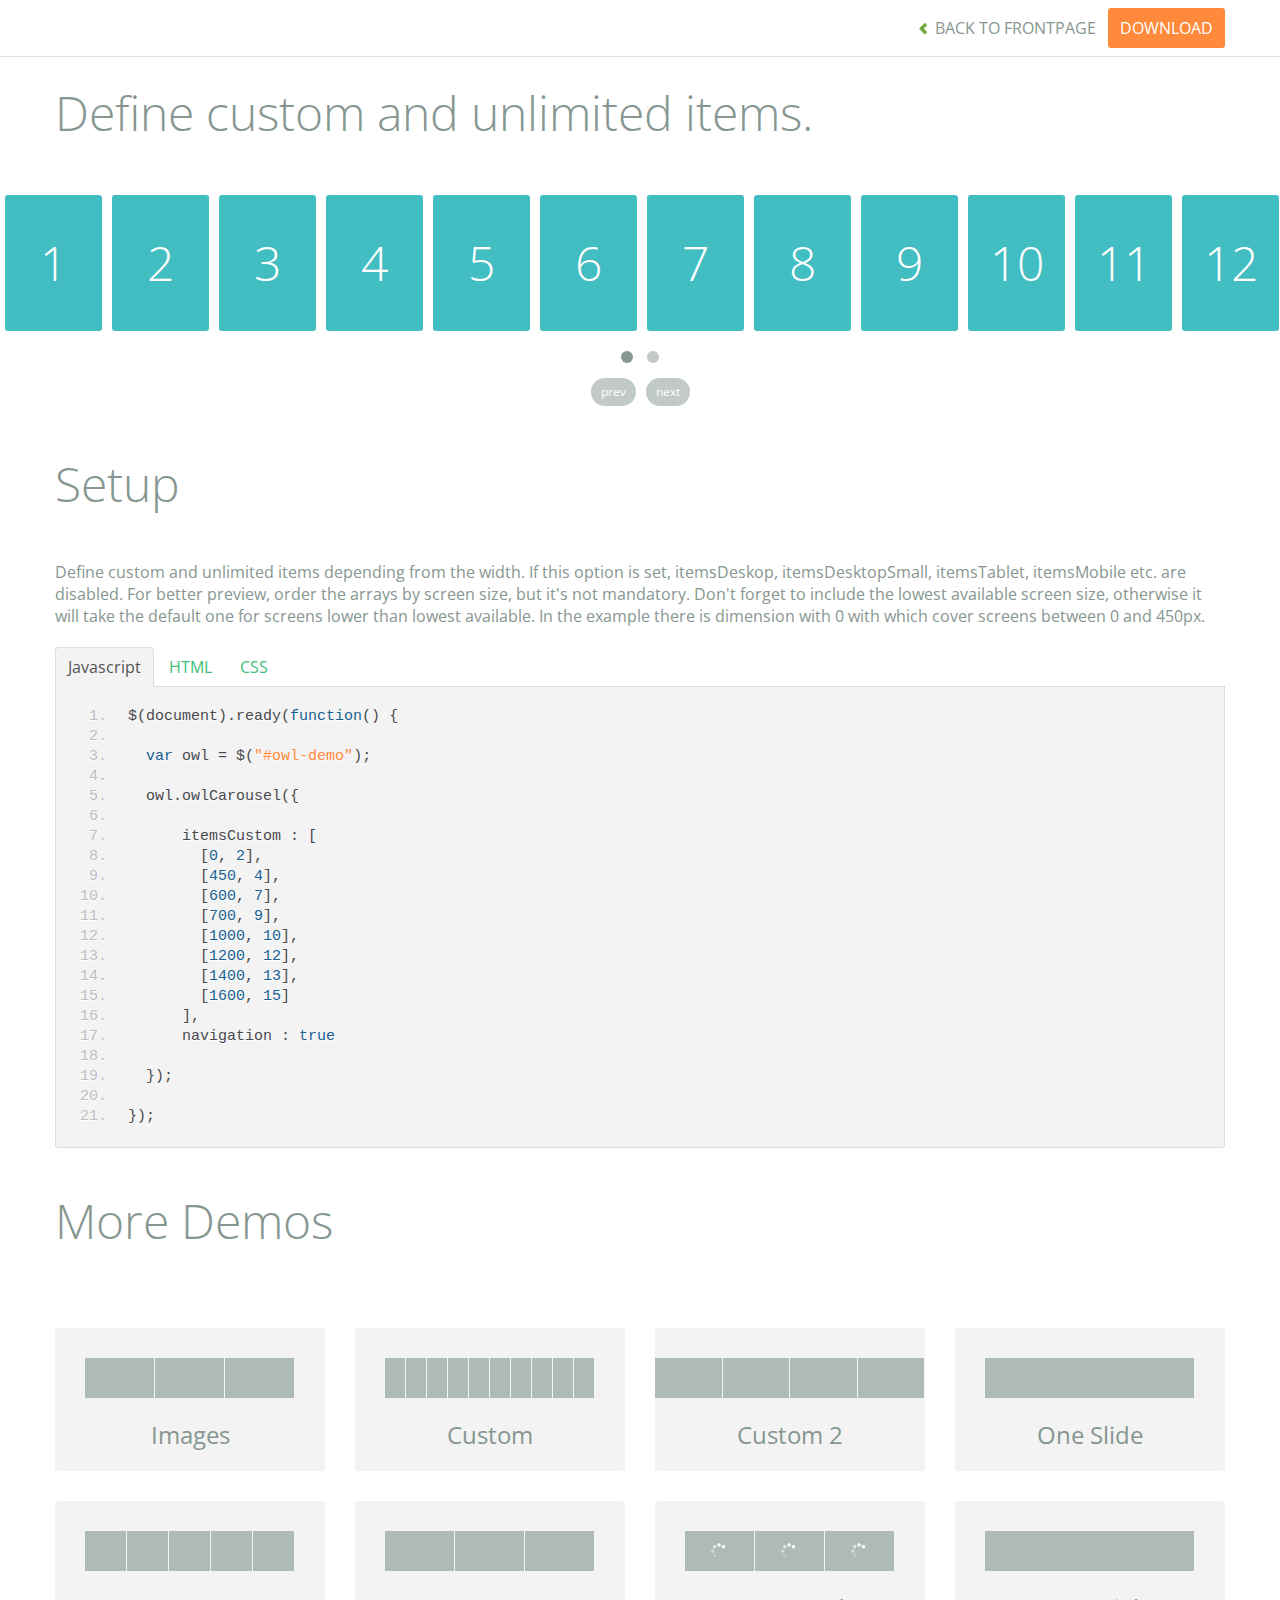
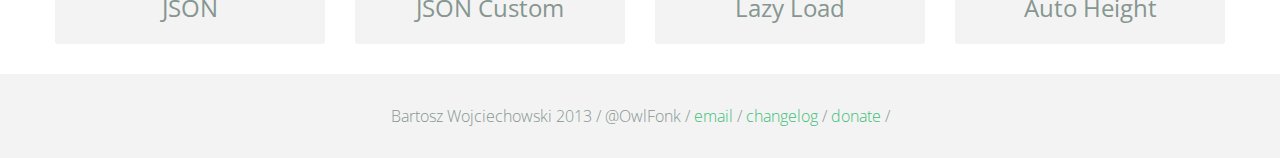
<file: common-files/plugins/owl/demos/itemsCustom.html>
<!DOCTYPE html>
<html lang="en">
  <head>
    <meta charset="utf-8">
    <title>Owl Carousel - itemsCustom</title>
    <meta name="viewport" content="width=device-width, initial-scale=1.0">
    <meta name="description" content="jQuery Responsive Carousel - Owl Carusel">
    <meta name="author" content="Bartosz Wojciechowski">

    <link href='http://fonts.googleapis.com/css?family=Open+Sans:400italic,400,300,600,700' rel='stylesheet' type='text/css'>
    <link href="../assets/css/bootstrapTheme.css" rel="stylesheet">
    <link href="../assets/css/custom.css" rel="stylesheet">

    <!-- Owl Carousel Assets -->
    <link href="../owl-carousel/owl.carousel.css" rel="stylesheet">
    <link href="../owl-carousel/owl.theme.css" rel="stylesheet">

    <link href="../assets/js/google-code-prettify/prettify.css" rel="stylesheet">

    <!-- Le fav and touch icons -->
    <link rel="apple-touch-icon-precomposed" sizes="144x144" href="../assets/ico/apple-touch-icon-144-precomposed.png">
    <link rel="apple-touch-icon-precomposed" sizes="114x114" href="../assets/ico/apple-touch-icon-114-precomposed.png">
      <link rel="apple-touch-icon-precomposed" sizes="72x72" href="../assets/ico/apple-touch-icon-72-precomposed.png">
                    <link rel="apple-touch-icon-precomposed" href="../assets/ico/apple-touch-icon-57-precomposed.png">
                                   <link rel="shortcut icon" href="../assets/ico/favicon.png">
  </head>
  <body>

      <div id="top-nav" class="navbar navbar-fixed-top">
        <div class="navbar-inner">
          <div class="container">
            <button type="button" class="btn btn-navbar" data-toggle="collapse" data-target=".nav-collapse">
            <span class="icon-bar"></span>
            <span class="icon-bar"></span>
            <span class="icon-bar"></span>
          </button>
            <div class="nav-collapse collapse">
            <ul class="nav pull-right">
              <li><a href="../index.html"><i class="icon-chevron-left"></i> Back to Frontpage</a></li>
              <li><a href="../owl.carousel.zip" class="download download-on" data-spy="affix" data-offset-top="450">Download</a></li>
            </ul>
            <ul class="nav pull-left">
              
            </ul>
            </div>
          </div>
        </div>
      </div>
   
    <div id="title">
      <div class="container">
        <div class="row">
          <div class="span12">
            <h1>Define custom and unlimited items.</h1>
          </div>
        </div>
      </div>
    </div>

      <div id="demo">
        <div id="owl-demo" class="owl-carousel">
          
          <div class="item"><h1>1</h1></div>
          <div class="item"><h1>2</h1></div>
          <div class="item"><h1>3</h1></div>
          <div class="item"><h1>4</h1></div>
          <div class="item"><h1>5</h1></div>
          <div class="item"><h1>6</h1></div>
          <div class="item"><h1>7</h1></div>
          <div class="item"><h1>8</h1></div>
          <div class="item"><h1>9</h1></div>
          <div class="item"><h1>10</h1></div>
          <div class="item"><h1>11</h1></div>
          <div class="item"><h1>12</h1></div>
          <div class="item"><h1>13</h1></div>
          <div class="item"><h1>14</h1></div>
          <div class="item"><h1>15</h1></div>
          <div class="item"><h1>16</h1></div>
          <div class="item"><h1>17</h1></div>
          <div class="item"><h1>18</h1></div>
          <div class="item"><h1>19</h1></div>
          <div class="item"><h1>20</h1></div>

        </div>
    </div>

    <div id="example-info">
      <div class="container">
        <div class="row">
          <div class="span12">
            <h1>Setup</h1>
            <p>Define custom and unlimited items depending from the width. If this option is set, itemsDeskop, itemsDesktopSmall, itemsTablet, itemsMobile etc. are disabled. For better preview, order the arrays by screen size, but it's not mandatory. Don't forget to include the lowest available screen size, otherwise it will take the default one for screens lower than lowest available. In the example there is dimension with 0 with which cover screens between 0 and 450px.
            </p>
            <ul class="nav nav-tabs" id="myTab">
              <li class="active"><a href="#javascript">Javascript</a></li>
              <li><a href="#HTML">HTML</a></li>
              <li><a href="#CSS">CSS</a></li>
            </ul>
             
            <div class="tab-content">

              <div class="tab-pane active" id="javascript">
<pre class="pre-show prettyprint linenums">
$(document).ready(function() {

  var owl = &#36;("#owl-demo")&#59;

  owl.owlCarousel({
     
      itemsCustom : [
        [0, 2],
        [450, 4],
        [600, 7],
        [700, 9],
        [1000, 10],
        [1200, 12],
        [1400, 13],
        [1600, 15]
      ],
      navigation : true

  })&#59;

})&#59;
</pre>

              </div>

              <div class="tab-pane" id="HTML">
<pre class="pre-show prettyprint linenums">
&lt;div id="owl-demo" class="owl-carousel owl-theme"&gt;
  &lt;div class="item"&gt;&lt;h1&gt;1&lt;/h1&gt;&lt;/div&gt;
  &lt;div class="item"&gt;&lt;h1&gt;2&lt;/h1&gt;&lt;/div&gt;
  &lt;div class="item"&gt;&lt;h1&gt;3&lt;/h1&gt;&lt;/div&gt;
  &lt;div class="item"&gt;&lt;h1&gt;4&lt;/h1&gt;&lt;/div&gt;
  &lt;div class="item"&gt;&lt;h1&gt;5&lt;/h1&gt;&lt;/div&gt;
  &lt;div class="item"&gt;&lt;h1&gt;6&lt;/h1&gt;&lt;/div&gt;
  &lt;div class="item"&gt;&lt;h1&gt;7&lt;/h1&gt;&lt;/div&gt;
  &lt;div class="item"&gt;&lt;h1&gt;8&lt;/h1&gt;&lt;/div&gt;
  &lt;div class="item"&gt;&lt;h1&gt;9&lt;/h1&gt;&lt;/div&gt;
  &lt;div class="item"&gt;&lt;h1&gt;10&lt;/h1&gt;&lt;/div&gt;
  &lt;div class="item"&gt;&lt;h1&gt;11&lt;/h1&gt;&lt;/div&gt;
  &lt;div class="item"&gt;&lt;h1&gt;12&lt;/h1&gt;&lt;/div&gt;
  &lt;div class="item"&gt;&lt;h1&gt;13&lt;/h1&gt;&lt;/div&gt;
  &lt;div class="item"&gt;&lt;h1&gt;14&lt;/h1&gt;&lt;/div&gt;
  &lt;div class="item"&gt;&lt;h1&gt;15&lt;/h1&gt;&lt;/div&gt;
  &lt;div class="item"&gt;&lt;h1&gt;16&lt;/h1&gt;&lt;/div&gt;
  &lt;div class="item"&gt;&lt;h1&gt;17&lt;/h1&gt;&lt;/div&gt;
  &lt;div class="item"&gt;&lt;h1&gt;18&lt;/h1&gt;&lt;/div&gt;
  &lt;div class="item"&gt;&lt;h1&gt;19&lt;/h1&gt;&lt;/div&gt;
  &lt;div class="item"&gt;&lt;h1&gt;20&lt;/h1&gt;&lt;/div&gt;
&lt;/div&gt;

</pre>
              </div>

              <div class="tab-pane" id="CSS">
<pre class="pre-show prettyprint linenums">
#owl-demo .item{
    background: #42bdc2;
    padding: 30px 0px;
    margin: 5px;
    color: #FFF;
    -webkit-border-radius: 3px;
    -moz-border-radius: 3px;
    border-radius: 3px;
    text-align: center;
}
</pre>
              </div>
            </div><!--End Tab Content-->

          </div>
        </div>
      </div>
    </div>

    <div id="more">
      <div class="container">

        <div class="row">
          <div class="span12">
            <h1>More Demos</h1>
          </div>
        </div>

        <div class="row demos-row">
          <div class="span3">
            <a href="images.html" class="demo-box">
              <div class="demo-wrapper demo-images clearfix">
                <div class="demo-slide"><div class="bg"></div></div>
                <div class="demo-slide"><div class="bg"></div></div>
                <div class="demo-slide"><div class="bg"></div></div>
              </div>
              <h3>Images</h3>
            </a>
          </div>

          <div class="span3">
            <a href="custom.html" class="demo-box">
              <div class="demo-wrapper demo-custom clearfix">
                <div class="demo-slide"><div class="bg"></div></div>
                <div class="demo-slide"><div class="bg"></div></div>
                <div class="demo-slide"><div class="bg"></div></div>
                <div class="demo-slide"><div class="bg"></div></div>
                <div class="demo-slide"><div class="bg"></div></div>
                <div class="demo-slide"><div class="bg"></div></div>
                <div class="demo-slide"><div class="bg"></div></div>
                <div class="demo-slide"><div class="bg"></div></div>
                <div class="demo-slide"><div class="bg"></div></div>
                <div class="demo-slide"><div class="bg"></div></div>
              </div>
              <h3>Custom</h3>
            </a>
          </div>

          <div class="span3">
            <a href="itemsCustom.html" class="demo-box">
              <div class="demo-wrapper demo-full clearfix">
                <div class="demo-slide"><div class="bg"></div></div>
                <div class="demo-slide"><div class="bg"></div></div>
                <div class="demo-slide"><div class="bg"></div></div>
                <div class="demo-slide"><div class="bg"></div></div>
              </div>
              <h3>Custom 2</h3>
            </a>
          </div>

          <div class="span3">
            <a href="one.html" class="demo-box">
              <div class="demo-wrapper demo-one clearfix">
                <div class="demo-slide"><div class="bg"></div></div>
              </div>
              <h3>One Slide</h3>
            </a>
          </div>

        </div>
        <div class="row demos-row">
          <div class="span3">
            <a href="json.html" class="demo-box">
              <div class="demo-wrapper demo-Json clearfix">
                <div class="demo-slide"><div class="bg"></div></div>
                <div class="demo-slide"><div class="bg"></div></div>
                <div class="demo-slide"><div class="bg"></div></div>
                <div class="demo-slide"><div class="bg"></div></div>
                <div class="demo-slide"><div class="bg"></div></div>
              </div>
              <h3>JSON</h3>
            </a>
          </div>

          <div class="span3">
            <a href="customJson.html" class="demo-box">
              <div class="demo-wrapper demo-Json-custom clearfix">
                <div class="demo-slide"><div class="bg"></div></div>
                <div class="demo-slide"><div class="bg"></div></div>
                <div class="demo-slide"><div class="bg"></div></div>
              </div>
              <h3>JSON Custom</h3>
            </a>
          </div>

          <div class="span3">
            <a href="lazyLoad.html" class="demo-box">
              <div class="demo-wrapper demo-lazy clearfix">
                <div class="demo-slide"><div class="bg"></div></div>
                <div class="demo-slide"><div class="bg"></div></div>
                <div class="demo-slide"><div class="bg"></div></div>
              </div>
              <h3>Lazy Load</h3>
            </a>
          </div>

          <div class="span3">
            <a href="autoHeight.html" class="demo-box">
              <div class="demo-wrapper demo-height clearfix">
                <div class="demo-slide"><div class="bg"></div></div>
              </div>
              <h3>Auto Height</h3>
            </a>
          </div>

        </div>
      </div>
    </div>


 
    <div id="footer">
      <div class="container">
        <div class="row">
          <div class="span12">
            <h5>Bartosz Wojciechowski 2013 / @OwlFonk / 
            <a href="mailto:owl@owlgraphic.com?subject=Hey Owl!">email</a> / 
            <a href="../changelog.html">changelog</a> /
            <a href="https://www.paypal.com/cgi-bin/webscr?cmd=_s-xclick&hosted_button_id=EFSGXZS7V2U9N">donate</a> / 
            <a href="https://twitter.com/share" class="twitter-share-button" data-url="http://owlgraphic.com/owlcarousel/" data-text="Awesome jQuery Owl Carousel Responsive Plugin" data-via="OwlFonk" data-count="none" data-hashtags="owlcarousel"></a>
            <script>
            var owldomain = window.location.hostname.indexOf("owlgraphic");
            if(owldomain !== -1){
              !function(d,s,id){var js,fjs=d.getElementsByTagName(s)[0],p=/^http:/.test(d.location)?'http':'https';if(!d.getElementById(id)){js=d.createElement(s);js.id=id;js.src=p+'://platform.twitter.com/widgets.js';fjs.parentNode.insertBefore(js,fjs);}}(document, 'script', 'twitter-wjs');
            }
            </script>
            </h5>
          </div>
        </div>
      </div>
    </div>


    <script src="../assets/js/jquery-1.9.1.min.js"></script> 
    <script src="../owl-carousel/owl.carousel.js"></script>


    <!-- Demo -->

    <style>
    #owl-demo .item{
        background: #42bdc2;
        padding: 30px 0px;
        margin: 5px;
        color: #FFF;
        -webkit-border-radius: 3px;
        -moz-border-radius: 3px;
        border-radius: 3px;
        text-align: center;
    }
    </style>


    <script>
    $(document).ready(function() {

      var owl = $("#owl-demo");

      owl.owlCarousel({

        // Define custom and unlimited items depending from the width
        // If this option is set, itemsDeskop, itemsDesktopSmall, itemsTablet, itemsMobile etc. are disabled
        // For better preview, order the arrays by screen size, but it's not mandatory
        // Don't forget to include the lowest available screen size, otherwise it will take the default one for screens lower than lowest available.
        // In the example there is dimension with 0 with which cover screens between 0 and 450px
        
        itemsCustom : [
          [0, 2],
          [450, 4],
          [600, 7],
          [700, 9],
          [1000, 10],
          [1200, 12],
          [1400, 13],
          [1600, 15]
        ],
        navigation : true

      });



    });
    </script>

    <script src="../assets/js/bootstrap-collapse.js"></script>
    <script src="../assets/js/bootstrap-transition.js"></script>
    <script src="../assets/js/bootstrap-tab.js"></script>

    <script src="../assets/js/google-code-prettify/prettify.js"></script>
	  <script src="../assets/js/application.js"></script>

  </body>
</html>
</file>
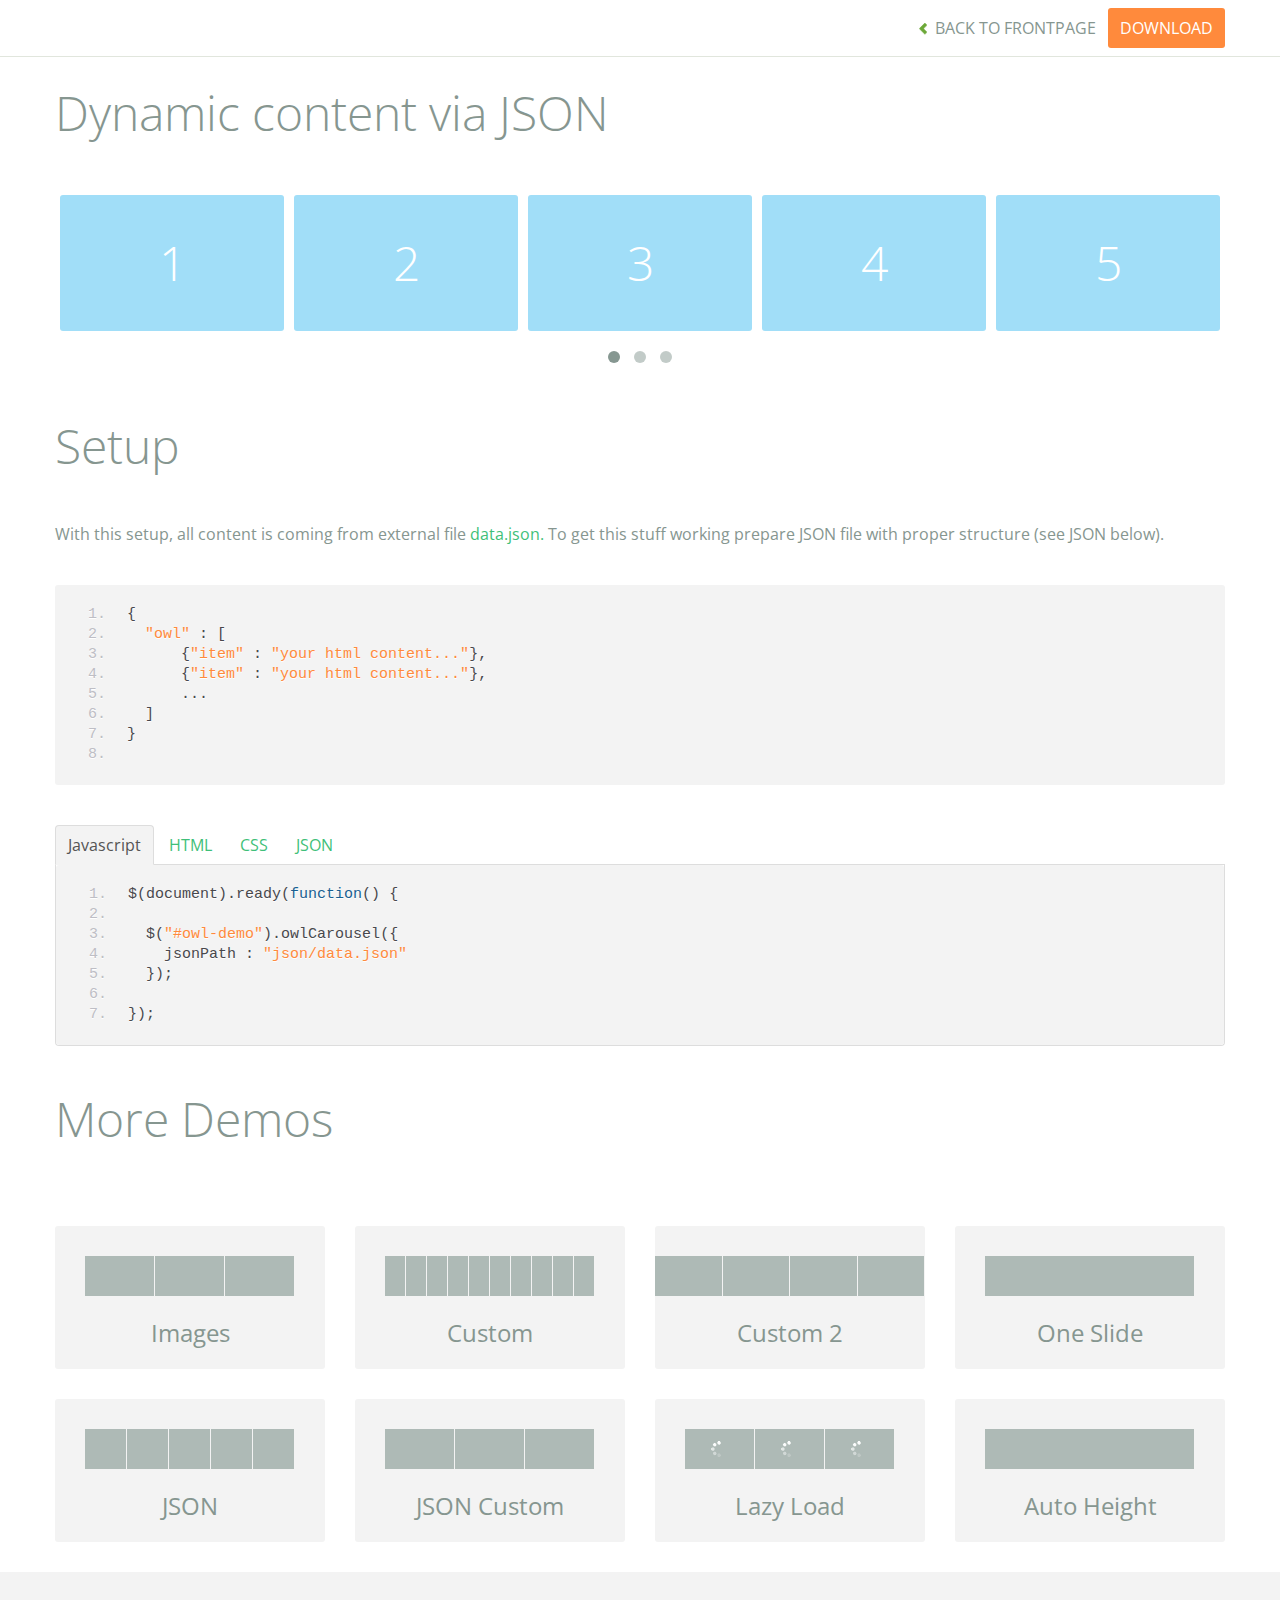
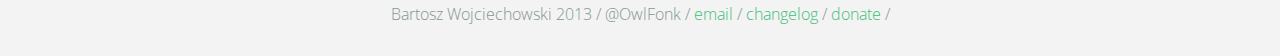
<file: common-files/plugins/owl/demos/json.html>
<!DOCTYPE html>
<html lang="en">
  <head>
    <meta charset="utf-8">
    <title>Owl Carousel - Dynamic content via JSON</title>
    <meta name="viewport" content="width=device-width, initial-scale=1.0">
    <meta name="description" content="jQuery Responsive Carousel - Owl Carusel">
    <meta name="author" content="Bartosz Wojciechowski">

    <link href='http://fonts.googleapis.com/css?family=Open+Sans:400italic,400,300,600,700' rel='stylesheet' type='text/css'>
    <link href="../assets/css/bootstrapTheme.css" rel="stylesheet">
    <link href="../assets/css/custom.css" rel="stylesheet">

    <!-- Owl Carousel Assets -->
    <link href="../owl-carousel/owl.carousel.css" rel="stylesheet">
    <link href="../owl-carousel/owl.theme.css" rel="stylesheet">

    <link href="../assets/js/google-code-prettify/prettify.css" rel="stylesheet">

    <!-- Le fav and touch icons -->
    <link rel="apple-touch-icon-precomposed" sizes="144x144" href="../assets/ico/apple-touch-icon-144-precomposed.png">
    <link rel="apple-touch-icon-precomposed" sizes="114x114" href="../assets/ico/apple-touch-icon-114-precomposed.png">
      <link rel="apple-touch-icon-precomposed" sizes="72x72" href="../assets/ico/apple-touch-icon-72-precomposed.png">
                    <link rel="apple-touch-icon-precomposed" href="../assets/ico/apple-touch-icon-57-precomposed.png">
                                   <link rel="shortcut icon" href="../assets/ico/favicon.png">
  </head>
  <body>

      <div id="top-nav" class="navbar navbar-fixed-top">
        <div class="navbar-inner">
          <div class="container">
            <button type="button" class="btn btn-navbar" data-toggle="collapse" data-target=".nav-collapse">
            <span class="icon-bar"></span>
            <span class="icon-bar"></span>
            <span class="icon-bar"></span>
          </button>
            <div class="nav-collapse collapse">
            <ul class="nav pull-right">
              <li><a href="../index.html"><i class="icon-chevron-left"></i> Back to Frontpage</a></li>
              <li><a href="../owl.carousel.zip" class="download download-on" data-spy="affix" data-offset-top="450">Download</a></li>
            </ul>
            <ul class="nav pull-left">
              
            </ul>
            </div>
          </div>
        </div>
      </div>
   
    <div id="title">
      <div class="container">
        <div class="row">
          <div class="span12">
            <h1>Dynamic content via JSON</h1>
          </div>
        </div>
      </div>
    </div>

      <div id="demo">
        <div class="container">
          <div class="row">
            <div class="span12">

              <div id="owl-demo" class="owl-carousel">
              </div>
            </div>
          </div>
        </div>

    </div>

    <div id="example-info">
      <div class="container">
        <div class="row">
          <div class="span12">
            <h1>Setup</h1>
            <p>With this setup, all content is coming from external file <a href="json/data.json">data.json.</a> To get this stuff working prepare JSON file with proper structure (see JSON below).</p>
            <pre class="pre-show prettyprint linenums">
{
  "owl" : [
      {"item" : "your html content..."},
      {"item" : "your html content..."},
      ...
  ]
}
            </pre>
            <ul class="nav nav-tabs" id="myTab">
              <li class="active"><a href="#javascript">Javascript</a></li>
              <li><a href="#HTML">HTML</a></li>
              <li><a href="#CSS">CSS</a></li>
              <li><a href="#JSON">JSON</a></li>
            </ul>
             
            <div class="tab-content">

              <div class="tab-pane active" id="javascript">
<pre class="pre-show prettyprint linenums">
$(document).ready(function() {

  $("#owl-demo").owlCarousel({
    jsonPath : "json/data.json" 
  });

});
</pre>  

              </div>

              <div class="tab-pane" id="HTML">
<pre class="pre-show prettyprint linenums">
&lt;div id="owl-demo" class="owl-carousel owl-theme"&gt;
&lt;/div&gt;
</pre>
              </div>

              <div class="tab-pane" id="CSS">
<pre class="pre-show prettyprint linenums">
#owl-demo .item{
  background: #a1def8;
  padding: 30px 0px;
  display: block;
  margin: 5px;
  color: #FFF;
  -webkit-border-radius: 3px;
  -moz-border-radius: 3px;
  border-radius: 3px;
  text-align: center;
}

</pre>
              </div>
              <div class="tab-pane" id="JSON">
<pre class="pre-show prettyprint linenums">
{
  "owl" : [
      {"item" : "&lt;span class='item'&gt;&lt;h1&gt;1&lt;/h1&gt;&lt;/span&gt;"},
      {"item" : "&lt;span class='item'&gt;&lt;h1&gt;2&lt;/h1&gt;&lt;/span&gt;"},
      {"item" : "&lt;span class='item'&gt;&lt;h1&gt;3&lt;/h1&gt;&lt;/span&gt;"},
      {"item" : "&lt;span class='item'&gt;&lt;h1&gt;4&lt;/h1&gt;&lt;/span&gt;"},
      {"item" : "&lt;span class='item'&gt;&lt;h1&gt;5&lt;/h1&gt;&lt;/span&gt;"},
      {"item" : "&lt;span class='item'&gt;&lt;h1&gt;6&lt;/h1&gt;&lt;/span&gt;"},
      {"item" : "&lt;span class='item'&gt;&lt;h1&gt;7&lt;/h1&gt;&lt;/span&gt;"},
      {"item" : "&lt;span class='item'&gt;&lt;h1&gt;8&lt;/h1&gt;&lt;/span&gt;"},
      {"item" : "&lt;span class='item'&gt;&lt;h1&gt;9&lt;/h1&gt;&lt;/span&gt;"},
      {"item" : "&lt;span class='item'&gt;&lt;h1&gt;10&lt;/h1&gt;&lt;/span&gt;"},
      {"item" : "&lt;span class='item'&gt;&lt;h1&gt;11&lt;/h1&gt;&lt;/span&gt;"},
      {"item" : "&lt;span class='item'&gt;&lt;h1&gt;12&lt;/h1&gt;&lt;/span&gt;"},
      {"item" : "&lt;span class='item'&gt;&lt;h1&gt;13&lt;/h1&gt;&lt;/span&gt;"},
      {"item" : "&lt;span class='item'&gt;&lt;h1&gt;14&lt;/h1&gt;&lt;/span&gt;"}
  ]
}
</pre>
</div>
            </div><!--End Tab Content-->

          </div>
        </div>
      </div>
    </div>

    <div id="more">
      <div class="container">

        <div class="row">
          <div class="span12">
            <h1>More Demos</h1>
          </div>
        </div>

        <div class="row demos-row">
          <div class="span3">
            <a href="images.html" class="demo-box">
              <div class="demo-wrapper demo-images clearfix">
                <div class="demo-slide"><div class="bg"></div></div>
                <div class="demo-slide"><div class="bg"></div></div>
                <div class="demo-slide"><div class="bg"></div></div>
              </div>
              <h3>Images</h3>
            </a>
          </div>

          <div class="span3">
            <a href="custom.html" class="demo-box">
              <div class="demo-wrapper demo-custom clearfix">
                <div class="demo-slide"><div class="bg"></div></div>
                <div class="demo-slide"><div class="bg"></div></div>
                <div class="demo-slide"><div class="bg"></div></div>
                <div class="demo-slide"><div class="bg"></div></div>
                <div class="demo-slide"><div class="bg"></div></div>
                <div class="demo-slide"><div class="bg"></div></div>
                <div class="demo-slide"><div class="bg"></div></div>
                <div class="demo-slide"><div class="bg"></div></div>
                <div class="demo-slide"><div class="bg"></div></div>
                <div class="demo-slide"><div class="bg"></div></div>
              </div>
              <h3>Custom</h3>
            </a>
          </div>

          <div class="span3">
            <a href="itemsCustom.html" class="demo-box">
              <div class="demo-wrapper demo-full clearfix">
                <div class="demo-slide"><div class="bg"></div></div>
                <div class="demo-slide"><div class="bg"></div></div>
                <div class="demo-slide"><div class="bg"></div></div>
                <div class="demo-slide"><div class="bg"></div></div>
              </div>
              <h3>Custom 2</h3>
            </a>
          </div>

          <div class="span3">
            <a href="one.html" class="demo-box">
              <div class="demo-wrapper demo-one clearfix">
                <div class="demo-slide"><div class="bg"></div></div>
              </div>
              <h3>One Slide</h3>
            </a>
          </div>

        </div>
        <div class="row demos-row">
          <div class="span3">
            <a href="json.html" class="demo-box">
              <div class="demo-wrapper demo-Json clearfix">
                <div class="demo-slide"><div class="bg"></div></div>
                <div class="demo-slide"><div class="bg"></div></div>
                <div class="demo-slide"><div class="bg"></div></div>
                <div class="demo-slide"><div class="bg"></div></div>
                <div class="demo-slide"><div class="bg"></div></div>
              </div>
              <h3>JSON</h3>
            </a>
          </div>

          <div class="span3">
            <a href="customJson.html" class="demo-box">
              <div class="demo-wrapper demo-Json-custom clearfix">
                <div class="demo-slide"><div class="bg"></div></div>
                <div class="demo-slide"><div class="bg"></div></div>
                <div class="demo-slide"><div class="bg"></div></div>
              </div>
              <h3>JSON Custom</h3>
            </a>
          </div>

          <div class="span3">
            <a href="lazyLoad.html" class="demo-box">
              <div class="demo-wrapper demo-lazy clearfix">
                <div class="demo-slide"><div class="bg"></div></div>
                <div class="demo-slide"><div class="bg"></div></div>
                <div class="demo-slide"><div class="bg"></div></div>
              </div>
              <h3>Lazy Load</h3>
            </a>
          </div>

          <div class="span3">
            <a href="autoHeight.html" class="demo-box">
              <div class="demo-wrapper demo-height clearfix">
                <div class="demo-slide"><div class="bg"></div></div>
              </div>
              <h3>Auto Height</h3>
            </a>
          </div>

        </div>
      </div>
    </div>


 
    <div id="footer">
      <div class="container">
        <div class="row">
          <div class="span12">
            <h5>Bartosz Wojciechowski 2013 / @OwlFonk / 
            <a href="mailto:owl@owlgraphic.com?subject=Hey Owl!">email</a> / 
            <a href="../changelog.html">changelog</a> /
            <a href="https://www.paypal.com/cgi-bin/webscr?cmd=_s-xclick&hosted_button_id=EFSGXZS7V2U9N">donate</a> / 
            <a href="https://twitter.com/share" class="twitter-share-button" data-url="http://owlgraphic.com/owlcarousel/" data-text="Awesome jQuery Owl Carousel Responsive Plugin" data-via="OwlFonk" data-count="none" data-hashtags="owlcarousel"></a>
            <script>
            var owldomain = window.location.hostname.indexOf("owlgraphic");
            if(owldomain !== -1){
              !function(d,s,id){var js,fjs=d.getElementsByTagName(s)[0],p=/^http:/.test(d.location)?'http':'https';if(!d.getElementById(id)){js=d.createElement(s);js.id=id;js.src=p+'://platform.twitter.com/widgets.js';fjs.parentNode.insertBefore(js,fjs);}}(document, 'script', 'twitter-wjs');
            }
            </script>
            </h5>
          </div>
        </div>
      </div>
    </div>


    <script src="../assets/js/jquery-1.9.1.min.js"></script> 
    <script src="../owl-carousel/owl.carousel.js"></script>


    <!-- Demo -->

    <style>
    #owl-demo .item{
        background: #a1def8;
        padding: 30px 0px;
        display: block;
        margin: 5px;
        color: #FFF;
        -webkit-border-radius: 3px;
        -moz-border-radius: 3px;
        border-radius: 3px;
        text-align: center;
    }
    </style>


    <script>
    $(document).ready(function() {

      $("#owl-demo").owlCarousel({
        jsonPath : "json/data.json"
      });

    });
    </script>


    <script src="../assets/js/bootstrap-collapse.js"></script>
    <script src="../assets/js/bootstrap-transition.js"></script>
    <script src="../assets/js/bootstrap-tab.js"></script>

    <script src="../assets/js/google-code-prettify/prettify.js"></script>
	  <script src="../assets/js/application.js"></script>

  </body>
</html>
</file>
<file: common-files/css/schemes/gray.css>
/*
#B6B6B6
#7F8C8D

*/


::-moz-selection{color:#fff;background:#7F8C8D}
::selection{color:#fff;background:#7F8C8D}
.btn-col,.project-details h5,.project-info h5{border-color:#7F8C8D;color:#7F8C8D}
.btn-col:hover{color:#7F8C8D}
.section-title h3,.section-title h4,.step-no,.sub-steps .icon,.sub-steps .sub-text,.testimonial .happy-client,.client-photos .photo-hold{border-color:#7F8C8D}
.color-scheme,.service-icon,.step-no .no-inner,.site-name:hover,.project-details .details-list li .strong,.social-icons ul li a:hover{color:#7B7B7B}
.site-name span,.photo-overlay h4{background-color:#7F8C8D}
.step-details .sub-steps li:hover .icon{background-color:#7F8C8D;color:#fff}
.photo-zoom:before{border-color:rgba(0,255,255,0) rgba(255,0,255,0) rgba(149,165,166,1) rgba(255,255,10,0)}
.nicescroll-cursors{background-color:rgba(182, 182, 182,1)!important}

.pricing-table .plan .plan-header.bg-dark .price {color:#D6D6D6;}
.c-primary {color:#787878;}
</file>
<file: common-files/css/line-icons/style.css>
/**
 * PRESENTATION STYLESHEET
 * ----------------------------------------------------------------------------
 */

/*


       PLEASE NOTE: 
       ============

       THIS FILE IS NOT PART OF THE *REQUIRED FONT ICON FILES* 
       THIS FILE IS USED TO STYLE THE ICON DEMO TEMPLATE FOUND AT DEMO.HTML



*/

*,
*:before,
*:after {
	border: 0 none;
	margin: 0;
	padding: 0;
	font-size: 100%;

	-webkit-box-sizing: border-box;
	   -moz-box-sizing: border-box;
	        box-sizing: border-box;
}

::-webkit-scrollbar {
	width: 12px;
	height: 12px;
}
::-webkit-scrollbar-track {
	background-color: rgba(255, 255, 255, 0.1);
	-webkit-border-radius: 5px;
}
::-webkit-scrollbar-thumb {
	background-color: rgba(0, 0, 0, 0.4);
	-webkit-border-radius: 6px;
}
::-webkit-scrollbar-thumb:hover {
	background-color: rgba(0, 0, 0, 0.6);
}

section, 
header, 
footer {
	display: block;
	position: relative;
}

body {
	background-color: #fff;
	color: #0e8a65;
	font-family: "Helvetica Neue", Helvetica, "DejaVu Sans", Arial, sans-serif;
	line-height: 1.5;
	font-size: 1em;
}


section:after,
.masthead:after {
	content: '';
	pointer-events: none;
	position: absolute;
		bottom: -1.5em;
		left: 50%;
		z-index: 10;
	width: 3em;
	height: 3em;

	background: inherit;
	-webkit-transform: translateX(-50%) rotate(45deg);
	transform: translateX(-50%) rotate(45deg);
}

section header {
	position: relative;
}

section header:after {
	background-color: transparent;
	border-bottom-width: 1px;
	border-bottom-style: solid;
	border-bottom-color: inherit;
	content: '';
	position: absolute;
		left: 40%;
		bottom: 0;
	width: 20%;
	height: 0;
}

.masthead {
	background-color: #fff;
	padding: 3em;
	position: relative;
	text-align: center;
}

.colophon {
	padding: 4.5em 3em;
	position: relative;
}
.colophon .group {
	padding: 3em;
	text-align: center;
}

.masthead hgroup,
.colophon .group {
	margin: auto;
	padding: 0 10%;
	position: absolute;
	top: 50%;
	left: 0%;
	right: 0%;
	-webkit-transform: translate(0%,-50%);
	    -ms-transform: translate(0%,-50%);
	        transform: translate(0%,-50%);
}

.masthead h1 {
	font-size: 2.25em;
	font-weight: bolder;
	line-height: 1.5;
	margin-bottom: 1em;
	text-transform: uppercase;
}

.masthead h2 {
	font-size: 1em;
	font-weight: lighter;
	letter-spacing: 6px;
	text-transform: uppercase;
}

.glyphs, 
.classes {
	margin-left: -1.5em;
	padding: 4.5em 3em;
}

.glyphs header,
.classes header {
	margin-bottom: 2.25em;
	padding-bottom: 2.25em;
	text-align: center;
	text-transform: uppercase;
}

.glyphs h1,
.classes h1 {
	font-size: 2.25em;
	font-weight: bolder;
	line-height: 1.5;
}

.glyphs h2,
.classes h2 {
	font-size: 1em;
	font-weight: normal;
	letter-spacing: 3px;
	text-transform: uppercase;
}

h2 code {
	text-transform: lowercase;
}


.glyphs {
	background-color: #74f3c8;
	color: #0e8a65;
}

.classes {
	background-color: #33383e;
	color: #fff;
}

.glyph {
	cursor: pointer;
	display: inline-block;
	font-size: 1em;
	margin: 0 -0.21em 3em 0;
	padding: 1.5em 0 0 1.5em;
	text-align: center;
	width: 50%;
}

.glyph-item {
	border-radius: 8px;
	display: inline-block;
	width: 1.5em;
	height: 1.5em;
	line-height: 1;
	padding: 0.25em;
	position: relative;
}
.glyph:hover .glyph-item {
	background-color: #0e8a65;
	color: #fff;
} 

.mega {
	font-size: 3em;
}

a, 
a:visited {
	color: #74f3c8;
	text-decoration: none;
}

a:hover, 
a:focus {
		color: #0e8a65;
}

.item-box {
	display: inline-block;
	font-family: consolas, monospace;
	font-size: 1.2em;
	margin: 0 -0.22em 1em 0;
	padding-left: 1em;
	width: 100%;

}

.item {
	background-color: #fff;
	color: #33383e;
	border-radius: 8px;
	display: inline-block;
	padding: 0.5em;
	width: 100%;
}


.colophon .group {
	font-size: 1.5em;
	text-transform: uppercase;
}

.group em {
	font-weight: bold;
	font-style: normal;
}


#wH {
	width: 0;
	position: absolute;
	top: 0;
	bottom: 0;
	left: 0;
}



@media only screen and (min-width: 768px) {
	section:after,
	.masthead:after {
		bottom: -3em;
		width: 6em;
		height: 6em;
	}

	section header {
		position: relative;
	}

	.masthead {
		padding: 6em;
	}

	.colophon {
		padding: 9em 6em;
	}

	.masthead h1 {
		font-size: 4.5em;
	}

	.glyphs, 
	.classes {
		padding: 9em 6em;
	}

	.glyphs header,
	.classes header {
		margin-bottom: 4.5em;
		padding-bottom: 4.5em;
	}

	.glyphs h1,
	.classes h1 {
		font-size: 4.5em;
	}


	.mega {
		font-size: 6em;
	}

    
    .glyph {
		width: 16.66666666666667%;
    }

    .item-box {
		width: 33.333%;
    }
    
    .colophon .group {
    	padding: 6em;
    }
}
</file>
<file: common-files/css/line-icons/simple-line-icons.css>
@font-face {
	font-family: 'Simple-Line-Icons';
	src:url('fonts/Simple-Line-Icons.eot');
	src:url('fonts/Simple-Line-Icons.eot?#iefix') format('embedded-opentype'),
		url('fonts/Simple-Line-Icons.woff') format('woff'),
		url('fonts/Simple-Line-Icons.ttf') format('truetype'),
		url('fonts/Simple-Line-Icons.svg#Simple-Line-Icons') format('svg');
	font-weight: normal;
	font-style: normal;
}

/* Use the following CSS code if you want to use data attributes for inserting your icons */
[data-icon]:before {
	font-family: 'Simple-Line-Icons';
	content: attr(data-icon);
	speak: none;
	font-weight: normal;
	font-variant: normal;
	text-transform: none;
	line-height: 1;
	-webkit-font-smoothing: antialiased;
	-moz-osx-font-smoothing: grayscale;
}

/* Use the following CSS code if you want to have a class per icon */
/*
Instead of a list of all class selectors,
you can use the generic selector below, but it's slower:
[class*="icon-"] {
*/
.line-icon-user-female, .line-icon-user-follow, .line-icon-user-following, .line-icon-user-unfollow, .line-icon-trophy, .line-icon-screen-smartphone, .line-icon-screen-desktop, .line-icon-plane, .line-icon-notebook, .line-icon-moustache, .line-icon-mouse, .line-icon-magnet, .line-icon-energy, .line-icon-emoticon-smile, .line-icon-disc, .line-icon-cursor-move, .line-icon-crop, .line-icon-credit-card, .line-icon-chemistry, .line-icon-user, .line-icon-speedometer, .line-icon-social-youtube, .line-icon-social-twitter, .line-icon-social-tumblr, .line-icon-social-facebook, .line-icon-social-dropbox, .line-icon-social-dribbble, .line-icon-shield, .line-icon-screen-tablet, .line-icon-magic-wand, .line-icon-hourglass, .line-icon-graduation, .line-icon-ghost, .line-icon-game-controller, .line-icon-fire, .line-icon-eyeglasses, .line-icon-envelope-open, .line-icon-envelope-letter, .line-icon-bell, .line-icon-badge, .line-icon-anchor, .line-icon-wallet, .line-icon-vector, .line-icon-speech, .line-icon-puzzle, .line-icon-printer, .line-icon-present, .line-icon-playlist, .line-icon-pin, .line-icon-picture, .line-icon-map, .line-icon-layers, .line-icon-handbag, .line-icon-globe-alt, .line-icon-globe, .line-icon-frame, .line-icon-folder-alt, .line-icon-film, .line-icon-feed, .line-icon-earphones-alt, .line-icon-earphones, .line-icon-drop, .line-icon-drawer, .line-icon-docs, .line-icon-directions, .line-icon-direction, .line-icon-diamond, .line-icon-cup, .line-icon-compass, .line-icon-call-out, .line-icon-call-in, .line-icon-call-end, .line-icon-calculator, .line-icon-bubbles, .line-icon-briefcase, .line-icon-book-open, .line-icon-basket-loaded, .line-icon-basket, .line-icon-bag, .line-icon-action-undo, .line-icon-action-redo, .line-icon-wrench, .line-icon-umbrella, .line-icon-trash, .line-icon-tag, .line-icon-support, .line-icon-size-fullscreen, .line-icon-size-actual, .line-icon-shuffle, .line-icon-share-alt, .line-icon-share, .line-icon-rocket, .line-icon-question, .line-icon-pie-chart, .line-icon-pencil, .line-icon-note, .line-icon-music-tone-alt, .line-icon-music-tone, .line-icon-microphone, .line-icon-loop, .line-icon-logout, .line-icon-login, .line-icon-list, .line-icon-like, .line-icon-home, .line-icon-grid, .line-icon-graph, .line-icon-equalizer, .line-icon-dislike, .line-icon-cursor, .line-icon-control-start, .line-icon-control-rewind, .line-icon-control-play, .line-icon-control-pause, .line-icon-control-forward, .line-icon-control-end, .line-icon-calendar, .line-icon-bulb, .line-icon-bar-chart, .line-icon-arrow-up, .line-icon-arrow-right, .line-icon-arrow-left, .line-icon-arrow-down, .line-icon-ban, .line-icon-bubble, .line-icon-camcorder, .line-icon-camera, .line-icon-check, .line-icon-clock, .line-icon-close, .line-icon-cloud-download, .line-icon-cloud-upload, .line-icon-doc, .line-icon-envelope, .line-icon-eye, .line-icon-flag, .line-icon-folder, .line-icon-heart, .line-icon-info, .line-icon-key, .line-icon-link, .line-icon-lock, .line-icon-lock-open, .line-icon-magnifier, .line-icon-magnifier-add, .line-icon-magnifier-remove, .line-icon-paper-clip, .line-icon-paper-plane, .line-icon-plus, .line-icon-pointer, .line-icon-power, .line-icon-refresh, .line-icon-reload, .line-icon-settings, .line-icon-star, .line-icon-symbol-female, .line-icon-symbol-male, .line-icon-target, .line-icon-volume-1, .line-icon-volume-2, .line-icon-volume-off, .line-icon-users {
	font-family: 'Simple-Line-Icons' !important;
	speak: none;
	font-style: normal;
	font-weight: normal;
	font-variant: normal;
	text-transform: none;
	line-height: 1;
	-webkit-font-smoothing: antialiased;
}
.line-icon-user-female:before {
	content: "\e000";
}
.line-icon-user-follow:before {
	content: "\e002";
}
.line-icon-user-following:before {
	content: "\e003";
}
.line-icon-user-unfollow:before {
	content: "\e004";
}
.line-icon-trophy:before {
	content: "\e006";
}
.line-icon-screen-smartphone:before {
	content: "\e010";
}
.line-icon-screen-desktop:before {
	content: "\e011";
}
.line-icon-plane:before {
	content: "\e012";
}
.line-icon-notebook:before {
	content: "\e013";
}
.line-icon-moustache:before {
	content: "\e014";
}
.line-icon-mouse:before {
	content: "\e015";
}
.line-icon-magnet:before {
	content: "\e016";
}
.line-icon-energy:before {
	content: "\e020";
}
.line-icon-emoticon-smile:before {
	content: "\e021";
}
.line-icon-disc:before {
	content: "\e022";
}
.line-icon-cursor-move:before {
	content: "\e023";
}
.line-icon-crop:before {
	content: "\e024";
}
.line-icon-credit-card:before {
	content: "\e025";
}
.line-icon-chemistry:before {
	content: "\e026";
}
.line-icon-user:before {
	content: "\e005";
}
.line-icon-speedometer:before {
	content: "\e007";
}
.line-icon-social-youtube:before {
	content: "\e008";
}
.line-icon-social-twitter:before {
	content: "\e009";
}
.line-icon-social-tumblr:before {
	content: "\e00a";
}
.line-icon-social-facebook:before {
	content: "\e00b";
}
.line-icon-social-dropbox:before {
	content: "\e00c";
}
.line-icon-social-dribbble:before {
	content: "\e00d";
}
.line-icon-shield:before {
	content: "\e00e";
}
.line-icon-screen-tablet:before {
	content: "\e00f";
}
.line-icon-magic-wand:before {
	content: "\e017";
}
.line-icon-hourglass:before {
	content: "\e018";
}
.line-icon-graduation:before {
	content: "\e019";
}
.line-icon-ghost:before {
	content: "\e01a";
}
.line-icon-game-controller:before {
	content: "\e01b";
}
.line-icon-fire:before {
	content: "\e01c";
}
.line-icon-eyeglasses:before {
	content: "\e01d";
}
.line-icon-envelope-open:before {
	content: "\e01e";
}
.line-icon-envelope-letter:before {
	content: "\e01f";
}
.line-icon-bell:before {
	content: "\e027";
}
.line-icon-badge:before {
	content: "\e028";
}
.line-icon-anchor:before {
	content: "\e029";
}
.line-icon-wallet:before {
	content: "\e02a";
}
.line-icon-vector:before {
	content: "\e02b";
}
.line-icon-speech:before {
	content: "\e02c";
}
.line-icon-puzzle:before {
	content: "\e02d";
}
.line-icon-printer:before {
	content: "\e02e";
}
.line-icon-present:before {
	content: "\e02f";
}
.line-icon-playlist:before {
	content: "\e030";
}
.line-icon-pin:before {
	content: "\e031";
}
.line-icon-picture:before {
	content: "\e032";
}
.line-icon-map:before {
	content: "\e033";
}
.line-icon-layers:before {
	content: "\e034";
}
.line-icon-handbag:before {
	content: "\e035";
}
.line-icon-globe-alt:before {
	content: "\e036";
}
.line-icon-globe:before {
	content: "\e037";
}
.line-icon-frame:before {
	content: "\e038";
}
.line-icon-folder-alt:before {
	content: "\e039";
}
.line-icon-film:before {
	content: "\e03a";
}
.line-icon-feed:before {
	content: "\e03b";
}
.line-icon-earphones-alt:before {
	content: "\e03c";
}
.line-icon-earphones:before {
	content: "\e03d";
}
.line-icon-drop:before {
	content: "\e03e";
}
.line-icon-drawer:before {
	content: "\e03f";
}
.line-icon-docs:before {
	content: "\e040";
}
.line-icon-directions:before {
	content: "\e041";
}
.line-icon-direction:before {
	content: "\e042";
}
.line-icon-diamond:before {
	content: "\e043";
}
.line-icon-cup:before {
	content: "\e044";
}
.line-icon-compass:before {
	content: "\e045";
}
.line-icon-call-out:before {
	content: "\e046";
}
.line-icon-call-in:before {
	content: "\e047";
}
.line-icon-call-end:before {
	content: "\e048";
}
.line-icon-calculator:before {
	content: "\e049";
}
.line-icon-bubbles:before {
	content: "\e04a";
}
.line-icon-briefcase:before {
	content: "\e04b";
}
.line-icon-book-open:before {
	content: "\e04c";
}
.line-icon-basket-loaded:before {
	content: "\e04d";
}
.line-icon-basket:before {
	content: "\e04e";
}
.line-icon-bag:before {
	content: "\e04f";
}
.line-icon-action-undo:before {
	content: "\e050";
}
.line-icon-action-redo:before {
	content: "\e051";
}
.line-icon-wrench:before {
	content: "\e052";
}
.line-icon-umbrella:before {
	content: "\e053";
}
.line-icon-trash:before {
	content: "\e054";
}
.line-icon-tag:before {
	content: "\e055";
}
.line-icon-support:before {
	content: "\e056";
}
.line-icon-size-fullscreen:before {
	content: "\e057";
}
.line-icon-size-actual:before {
	content: "\e058";
}
.line-icon-shuffle:before {
	content: "\e059";
}
.line-icon-share-alt:before {
	content: "\e05a";
}
.line-icon-share:before {
	content: "\e05b";
}
.line-icon-rocket:before {
	content: "\e05c";
}
.line-icon-question:before {
	content: "\e05d";
}
.line-icon-pie-chart:before {
	content: "\e05e";
}
.line-icon-pencil:before {
	content: "\e05f";
}
.line-icon-note:before {
	content: "\e060";
}
.line-icon-music-tone-alt:before {
	content: "\e061";
}
.line-icon-music-tone:before {
	content: "\e062";
}
.line-icon-microphone:before {
	content: "\e063";
}
.line-icon-loop:before {
	content: "\e064";
}
.line-icon-logout:before {
	content: "\e065";
}
.line-icon-login:before {
	content: "\e066";
}
.line-icon-list:before {
	content: "\e067";
}
.line-icon-like:before {
	content: "\e068";
}
.line-icon-home:before {
	content: "\e069";
}
.line-icon-grid:before {
	content: "\e06a";
}
.line-icon-graph:before {
	content: "\e06b";
}
.line-icon-equalizer:before {
	content: "\e06c";
}
.line-icon-dislike:before {
	content: "\e06d";
}
.line-icon-cursor:before {
	content: "\e06e";
}
.line-icon-control-start:before {
	content: "\e06f";
}
.line-icon-control-rewind:before {
	content: "\e070";
}
.line-icon-control-play:before {
	content: "\e071";
}
.line-icon-control-pause:before {
	content: "\e072";
}
.line-icon-control-forward:before {
	content: "\e073";
}
.line-icon-control-end:before {
	content: "\e074";
}
.line-icon-calendar:before {
	content: "\e075";
}
.line-icon-bulb:before {
	content: "\e076";
}
.line-icon-bar-chart:before {
	content: "\e077";
}
.line-icon-arrow-up:before {
	content: "\e078";
}
.line-icon-arrow-right:before {
	content: "\e079";
}
.line-icon-arrow-left:before {
	content: "\e07a";
}
.line-icon-arrow-down:before {
	content: "\e07b";
}
.line-icon-ban:before {
	content: "\e07c";
}
.line-icon-bubble:before {
	content: "\e07d";
}
.line-icon-camcorder:before {
	content: "\e07e";
}
.line-icon-camera:before {
	content: "\e07f";
}
.line-icon-check:before {
	content: "\e080";
}
.line-icon-clock:before {
	content: "\e081";
}
.line-icon-close:before {
	content: "\e082";
}
.line-icon-cloud-download:before {
	content: "\e083";
}
.line-icon-cloud-upload:before {
	content: "\e084";
}
.line-icon-doc:before {
	content: "\e085";
}
.line-icon-envelope:before {
	content: "\e086";
}
.line-icon-eye:before {
	content: "\e087";
}
.line-icon-flag:before {
	content: "\e088";
}
.line-icon-folder:before {
	content: "\e089";
}
.line-icon-heart:before {
	content: "\e08a";
}
.line-icon-info:before {
	content: "\e08b";
}
.line-icon-key:before {
	content: "\e08c";
}
.line-icon-link:before {
	content: "\e08d";
}
.line-icon-lock:before {
	content: "\e08e";
}
.line-icon-lock-open:before {
	content: "\e08f";
}
.line-icon-magnifier:before {
	content: "\e090";
}
.line-icon-magnifier-add:before {
	content: "\e091";
}
.line-icon-magnifier-remove:before {
	content: "\e092";
}
.line-icon-paper-clip:before {
	content: "\e093";
}
.line-icon-paper-plane:before {
	content: "\e094";
}
.line-icon-plus:before {
	content: "\e095";
}
.line-icon-pointer:before {
	content: "\e096";
}
.line-icon-power:before {
	content: "\e097";
}
.line-icon-refresh:before {
	content: "\e098";
}
.line-icon-reload:before {
	content: "\e099";
}
.line-icon-settings:before {
	content: "\e09a";
}
.line-icon-star:before {
	content: "\e09b";
}
.line-icon-symbol-female:before {
	content: "\e09c";
}
.line-icon-symbol-male:before {
	content: "\e09d";
}
.line-icon-target:before {
	content: "\e09e";
}
.line-icon-volume-1:before {
	content: "\e09f";
}
.line-icon-volume-2:before {
	content: "\e0a0";
}
.line-icon-volume-off:before {
	content: "\e0a1";
}
.line-icon-users:before {
	content: "\e001";
}
</file>
<file: common-files/plugins/owl/assets/js/google-code-prettify/prettify.css>
.com { color: #93a1a1; }
.lit { color: #195f91; }
.pun, .opn, .clo { color: #93a1a1; }
.fun { color: #dc322f; }
.str, .atv { color: #ff8a3c; }
.kwd, .prettyprint .tag { color: #195f91; }
.typ, .atn, .dec, .var { color: #3fbf79; }
.pln { color: #48484c; }
.pun{ color:#48484c; }
pre.prettyprint {
  padding: 20px;
  background-color: #f3f3f3;
  border: 0px solid #e1e1e8;
}


/* Specify class=linenums on a pre to get line numbering */
ol.linenums {
  margin: 0 0 0 40px; /* IE indents via margin-left */
}
ol.linenums li {
  padding-left: 12px;
  color: #bebec5;
  line-height: 20px;
  text-shadow: 0 1px 0 #fff;
}
</file>
<file: common-files/plugins/smart-menu/css/sm-core-css.css>
/* SmartMenus Core CSS (it's not recommended editing this)
===============================================================*/

.sm,.sm ul,.sm li{display:block;list-style:none;padding:0;margin:0;line-height:normal;direction:ltr;}
ul.sm ul{position:absolute;top:-999999px;width:100px;}
ul.sm li{position:relative;float:left;}
ul.sm a{position:relative;display:block;white-space:nowrap;}
ul.sm a.disabled{cursor:default;}
.sm-rtl,.sm-rtl ul,.sm-rtl li{direction:rtl;}
ul.sm-rtl li{float:right;}
ul.sm ul li,ul.sm-vertical li{float:none;}
ul.sm ul a,ul.sm-vertical a{white-space:normal;}
ul.sm ul.sm-nowrap>li>a{white-space:nowrap;}
ul.sm:after{content:"\00a0";display:block;height:0;font:0/0 serif;clear:both;visibility:hidden;overflow:hidden;}
ul.sm,ul.sm *,ul.sm *:before,ul.sm *:after{-moz-box-sizing:border-box;-webkit-box-sizing:border-box;box-sizing:border-box;}
ul.sm{-webkit-tap-highlight-color:rgba(0,0,0,0);}
</file>
<file: common-files/plugins/smart-menu/css/sm-blue/sm-blue.css>
/* Import "PT Sans Narrow" font from Google fonts */
@import url(http://fonts.googleapis.com/css?family=PT+Sans+Narrow:400,700);


/*
---------------------------------------------------------------
  Note that styles you apply to the main menu items are inherited by the sub menus items too.
  If you'd like to avoid this, you could use child selectors (not supported by IE6) - for example:
  .sm-blue > li > a { ... } instead of .sm-blue a { ... }
---------------------------------------------------------------*/


/* Menu box
===================*/

	.sm-blue {
		background:#3193c0; /* Old browsers */
		background-image:url(css-gradients-fallback/main-menu-bg.png);
		background-image:-moz-linear-gradient(top,#4cb1e0 0%,#1675a1 100%);
		background-image:-webkit-gradient(linear,left top,left bottom,color-stop(0%,#4cb1e0),color-stop(100%,#1675a1));
		background-image:-webkit-linear-gradient(top,#4cb1e0 0%,#1675a1 100%);
		background-image:-o-linear-gradient(top,#4cb1e0 0%,#1675a1 100%);
		background-image:-ms-linear-gradient(top,#4cb1e0 0%,#1675a1 100%);
		background-image:linear-gradient(top,#4cb1e0 0%,#1675a1 100%);
		-moz-border-radius:8px;
		-webkit-border-radius:8px;
		border-radius:8px;
		-moz-box-shadow:0 1px 1px rgba(0,0,0,0.3);
		-webkit-box-shadow:0 1px 1px rgba(0,0,0,0.3);
		box-shadow:0 1px 1px rgba(0,0,0,0.3);
	}
	.sm-blue-vertical {
		-moz-box-shadow:0 1px 4px rgba(0,0,0,0.3);
		-webkit-box-shadow:0 1px 4px rgba(0,0,0,0.3);
		box-shadow:0 1px 4px rgba(0,0,0,0.3);
	}
	.sm-blue ul {
		border:1px solid #a9a9a9;
		padding:7px 0;
		background:#fff;
		-moz-border-radius:0 0 4px 4px;
		-webkit-border-radius:0 0 4px 4px;
		border-radius:0 0 4px 4px;
		-moz-box-shadow:0 5px 12px rgba(0,0,0,0.3);
		-webkit-box-shadow:0 5px 12px rgba(0,0,0,0.3);
		box-shadow:0 5px 12px rgba(0,0,0,0.3);
	}
	/* for vertical main menu subs and 2+ level horizontal main menu subs round all corners */
	.sm-blue-vertical ul,
	.sm-blue ul ul {
		-moz-border-radius:4px;
		-webkit-border-radius:4px;
		border-radius:4px;
	}


/* Menu items
===================*/

	.sm-blue a {
		padding:13px 24px;
		color:#fff;
		font-size:18px;
		line-height:23px;
		font-family:"PT Sans Narrow","Arial Narrow",Arial,Helvetica,sans-serif;
		font-weight:bold;
		text-decoration:none;
		text-shadow:0 1px 0 rgba(0,0,0,0.3);
	}
	.sm-blue a:hover, .sm-blue a:focus, .sm-blue a:active,
	.sm-blue a.highlighted {
		background:#1983af; /* Old browsers */
		background-image:url(css-gradients-fallback/main-item-hover-bg.png);
		background-image:-moz-linear-gradient(top,#34a2d0 0%,#006791 100%);
		background-image:-webkit-gradient(linear,left top, left bottom,color-stop(0%,#34a2d0),color-stop(100%,#006791));
		background-image:-webkit-linear-gradient(top,#34a2d0 0%,#006791 100%);
		background-image:-o-linear-gradient(top,#34a2d0 0%,#006791 100%);
		background-image:-ms-linear-gradient(top,#34a2d0 0%,#006791 100%);
		background-image:linear-gradient(top,#34a2d0 0%,#006791 100%);
		color:#fff;
	}
	.sm-blue-vertical a {
		padding:9px 40px 8px 23px;
		background:#3193c0; /* Old browsers */
		background-image:url(css-gradients-fallback/vertical-main-item-bg.png);
		background-image:-moz-linear-gradient(top,#3fa3d1 0%,#2586b3 100%);
		background-image:-webkit-gradient(linear,left top,left bottom,color-stop(0%,#3fa3d1),color-stop(100%,#2586b3));
		background-image:-webkit-linear-gradient(top,#3fa3d1 0%,#2586b3 100%);
		background-image:-o-linear-gradient(top,#3fa3d1 0%,#2586b3 100%);
		background-image:-ms-linear-gradient(top,#3fa3d1 0%,#2586b3 100%);
		background-image:linear-gradient(top,#3fa3d1 0%,#2586b3 100%);
	}
	.sm-blue ul a {
		padding:9px 40px 8px 23px;
		background:transparent;
		color:#247eab;
		font-size:16px;
		text-shadow:none;
	}
	.sm-blue ul a:hover, .sm-blue ul a:focus, .sm-blue ul a:active,
	.sm-blue ul a.highlighted {
		background:#3193c0; /* Old browsers */
		background-image:url(css-gradients-fallback/main-menu-bg.png);
		background-image:-moz-linear-gradient(top,#4cb1e0 0%,#1675a1 100%);
		background-image:-webkit-gradient(linear,left top,left bottom,color-stop(0%,#4cb1e0),color-stop(100%,#1675a1));
		background-image:-webkit-linear-gradient(top,#4cb1e0 0%,#1675a1 100%);
		background-image:-o-linear-gradient(top,#4cb1e0 0%,#1675a1 100%);
		background-image:-ms-linear-gradient(top,#4cb1e0 0%,#1675a1 100%);
		background-image:linear-gradient(top,#4cb1e0 0%,#1675a1 100%);
		color:#fff;
		text-shadow:0 1px 0 rgba(0,0,0,0.3);
	}
	/* current items - add the class manually to some item or check the "markCurrentItem" script option */
	.sm-blue a.current, .sm-blue a.current:hover, .sm-blue a.current:focus, .sm-blue a.current:active,
	.sm-blue ul a.current, .sm-blue ul a.current:hover, .sm-blue ul a.current:focus, .sm-blue ul a.current:active {
		background:#006892;
		background-image:url(css-gradients-fallback/current-item-bg.png);
		background-image:-moz-linear-gradient(top,#005a84 0%,#00749f 100%);
		background-image:-webkit-gradient(linear,left top,left bottom,color-stop(0%,#005a84),color-stop(100%,#00749f));
		background-image:-webkit-linear-gradient(top,#005a84 0%,#00749f 100%);
		background-image:-o-linear-gradient(top,#005a84 0%,#00749f 100%);
		background-image:-ms-linear-gradient(top,#005a84 0%,#00749f 100%);
		background-image:linear-gradient(top,#005a84 0%,#00749f 100%);
		color:#fff;
		text-shadow:0 1px 0 rgba(0,0,0,0.3);
	}
	/* round the left corners of the first item for horizontal main menu */
	.sm-blue > li:first-child > a {
		-moz-border-radius:8px 0 0 8px;
		-webkit-border-radius:8px 0 0 8px;
		border-radius:8px 0 0 8px;
	}
	/* round the corners of the first and last items for vertical main menu */
	.sm-blue-vertical > li:first-child > a {
		-moz-border-radius:8px 8px 0 0;
		-webkit-border-radius:8px 8px 0 0;
		border-radius:8px 8px 0 0;
	}
	.sm-blue-vertical > li:last-child > a {
		-moz-border-radius:0 0 8px 8px;
		-webkit-border-radius:0 0 8px 8px;
		border-radius:0 0 8px 8px;
	}
	.sm-blue a.has-submenu {

	}


/* Sub menu indicators
===================*/

	.sm-blue a span.sub-arrow {
		position:absolute;
		bottom:2px;
		left:50%;
		margin-left:-5px;
		/* we will use one-side border to create a triangle so that we don't use a real background image, of course, you can use a real image if you like too */
		width:0;
		height:0;
		overflow:hidden;
		border-width:5px; /* tweak size of the arrow */
		border-style:solid dashed dashed dashed;
		border-color:#a4cde1 transparent transparent transparent;
	}
	.sm-blue-vertical a span.sub-arrow,
 	.sm-blue ul a span.sub-arrow {
		bottom:auto;
		top:50%;
		margin-top:-5px;
		right:15px;
		left:auto;
		margin-left:0;
		border-style:dashed dashed dashed solid;
		border-color:transparent transparent transparent #a4cde1;
	}


/* Items separators
===================*/

	.sm-blue li {
		border-left:1px solid #1a8bb9;
	}
	.sm-blue li:first-child,
	.sm-blue-vertical li,
	.sm-blue ul li {
		border-left:0;
	}


/* Scrolling arrows containers for tall sub menus - test sub menu: "Sub test" -> "more..." -> "more..." in the default download package
===================*/

	.sm-blue span.scroll-up, .sm-blue span.scroll-down {
		position:absolute;
		display:none;
		visibility:hidden;
		overflow:hidden;
		background:#ffffff;
		height:20px;
		/* width and position will be automatically set by the script */
	}
	.sm-blue span.scroll-up-arrow, .sm-blue span.scroll-down-arrow {
		position:absolute;
		top:-2px;
		left:50%;
		margin-left:-8px;
		/* we will use one-side border to create a triangle so that we don't use a real background image, of course, you can use a real image if you like too */
		width:0;
		height:0;
		overflow:hidden;
		border-width:8px; /* tweak size of the arrow */
		border-style:dashed dashed solid dashed;
		border-color:transparent transparent #247eab transparent;
	}
	.sm-blue span.scroll-down-arrow {
		top:6px;
		border-style:solid dashed dashed dashed;
		border-color:#247eab transparent transparent transparent;
	}



/*
---------------------------------------------------------------
  Responsiveness
  These will make the sub menus collapsible when the screen width is too small.
---------------------------------------------------------------*/


/* decrease horizontal main menu items left/right padding to avoid wrapping */
@media screen and (max-width: 850px) {
	.sm-blue:not(.sm-blue-vertical) > li > a {
		padding-left:18px;
		padding-right:18px;
	}
}
@media screen and (max-width: 750px) {
	.sm-blue:not(.sm-blue-vertical) > li > a {
		padding-left:10px;
		padding-right:10px;
	}
}

@media screen and (max-width: 640px) {

	/* The following will make the sub menus collapsible for small screen devices (it's not recommended editing these) */
	ul.sm-blue{width:auto !important;}
	ul.sm-blue ul{display:none;position:static !important;top:auto !important;left:auto !important;margin-left:0 !important;margin-top:0 !important;width:auto !important;min-width:0 !important;max-width:none !important;}
	ul.sm-blue>li{float:none;}
	ul.sm-blue>li>a,ul.sm-blue ul.sm-nowrap>li>a{white-space:normal;}
	ul.sm-blue iframe{display:none;}

	/* Uncomment this rule to disable completely the sub menus for small screen devices */
	/*.sm-blue ul, .sm-blue span.sub-arrow, .sm-blue iframe {
		display:none !important;
	}*/


/* Menu box
===================*/

	.sm-blue {
		background:transparent;
		-moz-box-shadow:0 1px 4px rgba(0,0,0,0.3);
		-webkit-box-shadow:0 1px 4px rgba(0,0,0,0.3);
		box-shadow:0 1px 4px rgba(0,0,0,0.3);
	}
	.sm-blue ul {
		border:0;
		padding:0;
		background:#fff;
		-moz-border-radius:0;
		-webkit-border-radius:0;
		border-radius:0;
		-moz-box-shadow:none;
		-webkit-box-shadow:none;
		box-shadow:none;
	}
	.sm-blue ul ul {
		/* darken the background of the 2+ level sub menus and remove border rounding */
		background:rgba(100,100,100,0.1);
		-moz-border-radius:0;
		-webkit-border-radius:0;
		border-radius:0;
	}


/* Menu items
===================*/

	.sm-blue a {
		padding:10px 5px 10px 28px !important; /* add some additional left padding to make room for the sub indicator */
		background:#3193c0 !important; /* Old browsers */
		background-image:url(css-gradients-fallback/vertical-main-item-bg.png) !important;
		background-image:-moz-linear-gradient(top,#3fa3d1 0%,#2586b3 100%) !important;
		background-image:-webkit-gradient(linear,left top,left bottom,color-stop(0%,#3fa3d1),color-stop(100%,#2586b3)) !important;
		background-image:-webkit-linear-gradient(top,#3fa3d1 0%,#2586b3 100%) !important;
		background-image:-o-linear-gradient(top,#3fa3d1 0%,#2586b3 100%) !important;
		background-image:-ms-linear-gradient(top,#3fa3d1 0%,#2586b3 100%) !important;
		background-image:linear-gradient(top,#3fa3d1 0%,#2586b3 100%) !important;
		color:#fff !important;
	}
	.sm-blue ul a {
		background:transparent !important;
		color:#247eab !important;
		text-shadow:none !important;
	}
	.sm-blue a.current {
		background:#006892 !important; /* Old browsers */
		background-image:url(css-gradients-fallback/current-item-bg.png) !important;
		background-image:-moz-linear-gradient(top,#005a84 0%,#00749f 100%) !important;
		background-image:-webkit-gradient(linear,left top,left bottom,color-stop(0%,#005a84),color-stop(100%,#00749f)) !important;
		background-image:-webkit-linear-gradient(top,#005a84 0%,#00749f 100%) !important;
		background-image:-o-linear-gradient(top,#005a84 0%,#00749f 100%) !important;
		background-image:-ms-linear-gradient(top,#005a84 0%,#00749f 100%) !important;
		background-image:linear-gradient(top,#005a84 0%,#00749f 100%) !important;
		color:#fff !important;
	}
	/* add some text indentation for the 2+ level sub menu items */
	.sm-blue ul a {
		border-left:8px solid transparent;
	}
	.sm-blue ul ul a {
		border-left:16px solid transparent;
	}
	.sm-blue ul ul ul a {
		border-left:24px solid transparent;
	}
	.sm-blue ul ul ul ul a {
		border-left:32px solid transparent;
	}
	.sm-blue ul ul ul ul ul a {
		border-left:40px solid transparent;
	}
	/* round the corners of the first and last items */
	.sm-blue > li:first-child > a {
		-moz-border-radius:8px 8px 0 0;
		-webkit-border-radius:8px 8px 0 0;
		border-radius:8px 8px 0 0;
	}
	/* presume we have 4 levels max */
	.sm-blue > li:last-child > a,
	.sm-blue > li:last-child > ul > li:last-child > a,
	.sm-blue > li:last-child > ul > li:last-child > ul > li:last-child > a,
	.sm-blue > li:last-child > ul > li:last-child > ul > li:last-child > ul > li:last-child > a,
	.sm-blue > li:last-child > ul > li:last-child > ul > li:last-child > ul > li:last-child > ul > li:last-child > a,
	.sm-blue > li:last-child > ul,
	.sm-blue > li:last-child > ul > li:last-child > ul,
	.sm-blue > li:last-child > ul > li:last-child > ul > li:last-child > ul,
	.sm-blue > li:last-child > ul > li:last-child > ul > li:last-child > ul > li:last-child > ul,
	.sm-blue > li:last-child > ul > li:last-child > ul > li:last-child > ul > li:last-child > ul > li:last-child > ul {
		-moz-border-radius:0 0 8px 8px;
		-webkit-border-radius:0 0 8px 8px;
		border-radius:0 0 8px 8px;
	}
	/* highlighted items, don't need rounding since their sub is open */
	.sm-blue > li:last-child > a.highlighted,
	.sm-blue > li:last-child > ul > li:last-child > a.highlighted,
	.sm-blue > li:last-child > ul > li:last-child > ul > li:last-child > a.highlighted,
	.sm-blue > li:last-child > ul > li:last-child > ul > li:last-child > ul > li:last-child > a.highlighted,
	.sm-blue > li:last-child > ul > li:last-child > ul > li:last-child > ul > li:last-child > ul > li:last-child > a.highlighted {
		-moz-border-radius:0;
		-webkit-border-radius:0;
		border-radius:0;
	}


/* Sub menu indicators
===================*/

	.sm-blue a span.sub-arrow,
	.sm-blue ul a span.sub-arrow {
		top:50%;
		margin-top:-9px;
		right:auto;
		left:6px;
		margin-left:0;
		width:17px;
		height:17px;
		font:bold 16px/16px monospace !important;
		text-align:center;
		border:0;
		text-shadow:none;
		background:rgba(0,0,0,0.1);
		-moz-border-radius:100px;
		-webkit-border-radius:100px;
		border-radius:100px;
	}
	/* Hide sub indicator "+" when item is expanded - we enable the item link when it's expanded */
	.sm-blue a.highlighted span.sub-arrow {
		display:none !important;
	}


/* Items separators
===================*/

	.sm-blue li {
		border-left:0;
	}
	.sm-blue ul li {
		border-top:1px solid rgba(0,0,0,0.05);
	}
	.sm-blue ul li:first-child {
		border-top:0;
	}

}
</file>
<file: common-files/plugins/smart-menu/libs/demo-assets/demo.css>
/* Import "Lora" font from Google fonts */
@import url(http://fonts.googleapis.com/css?family=Lora:400,700);

html, body {
	background:#fbf3e8;
}
body {
	margin:0;
	padding:2em;
	font:112.5% Lora,Georgia,'Times New Roman',Times,serif;
	color:#222;
}
.columns {
	overflow:hidden;
}
.left-column, .right-column {
	float:left;
	width:50%;
}
.right-column {
	float:right;
}
#content {
	margin:0 24px;
}
#content p a {
	word-wrap:break-word;
}
h1, h2 {
	font-family:"PT Sans Narrow","Arial Narrow",Arial,Helvetica,sans-serif;
	font-weight:bold;
	color:#1675A1;
}
h1 {
	margin-top:1em;
	margin-bottom:0.36em;
	font-size:2.26em;
	text-shadow:0 1px 1px #FFF;
}
h2 {
	margin-bottom:0.416em;
	font-size:1.667em;
}
p, ul, dl {
	margin-bottom:1.5em;
	line-height:1.625em;
}
ul {
	list-style:circle;
	padding-left:1.3em;
}
a {
	color:#D23600;
	text-decoration:none;
}
a:hover, a:focus, a:active {
	color:#980000;
}
#themes, #source {
	margin:2.5625em 24px 2em 24px;
	border:1px solid;
 	border-color:#ebe3d9;
 	border-color:rgba(0,0,0,0.04);
	padding:2.5%;
	background:#f4ece1;
	background:rgba(0,0,0,0.03);
	-moz-border-radius:8px;
	-webkit-border-radius:8px;
	border-radius:8px;
}
#themes p:last-child {
	margin-bottom:0;
}
#themes select {
	display:block;
}
#themes label {
	margin-left:0.3em;
}
.right-column h2 {
	margin-top:0;
}
.right-column h3 {
	font-size:1em;
	font-weight:normal;
}
dl.docs-terms dt {
	margin:0 0 0.5em 0;
	font-weight:bold;
}
dl.docs-terms dd {
	margin:0 0 1.5em 1.3em;
}
dl.docs-arguments {
	margin:0 0 0 1.3em;
}
dl.docs-arguments dt, dl.docs-arguments dd {
	margin:0;
}
pre.sh_sourceCode {
	border:1px solid;
	border-color:#e1ddd8;
	border-color:rgba(0,0,0,0.10);
	padding:0.5em;
	background:#f9f5f0;
	background:rgba(255,255,255,0.5);
	overflow:auto;
	min-width:0;
	font:0.89em Consolas,'Lucida Console',Monaco,'Courier New',Courier,monospace;
	-moz-border-radius:3px;
	-webkit-border-radius:3px;
	border-radius:3px;
}
code {
	background:#f9f5f0;
	background:rgba(255,255,255,0.5);
	-moz-border-radius:3px;
	-webkit-border-radius:3px;
	border-radius:3px;
}
kbd {
	/* Thanks to: https://github.com/michaelhue/keyscss */
	display: inline;
	display: inline-block;
	min-width: 1em;
	padding: .2em .3em;
	font: normal .85em/1 "Lucida Grande", Lucida, Arial, sans-serif;
	text-align: center;
	-moz-border-radius: .3em;
	-webkit-border-radius: .3em;
	border-radius: .3em;
	cursor: default;
	-moz-user-select: none;
	-webkit-user-select: none;
	user-select: none;
	background: #555;
	background-image:-moz-linear-gradient(top,rgb(70,70,70) 0%,rgb(90,90,90) 100%);
	background-image:-webkit-gradient(linear,left top,left bottom,color-stop(0%,rgb(70,70,70)),color-stop(100%,rgb(90,90,90)));
	background-image:-webkit-linear-gradient(top,rgb(70,70,70) 0%,rgb(90,90,90) 100%);
	background-image:-o-linear-gradient(top,rgb(70,70,70) 0%,rgb(90,90,90) 100%);
	background-image:-ms-linear-gradient(top,rgb(70,70,70) 0%,rgb(90,90,90) 100%);
	background-image:linear-gradient(top,rgb(70,70,70) 0%,rgb(90,90,90) 100%);
	color: #fff;
	text-shadow: -1px -1px 0 rgb(70, 70, 70);
	-moz-box-shadow: inset 0 0 1px rgb(150, 150, 150), inset 0 -.05em .4em rgb(80, 80, 80), 0 .1em 0 rgb(30, 30, 30), 0 .1em .1em rgba(0, 0, 0, .3);
	-webkit-box-shadow: inset 0 0 1px rgb(150, 150, 150), inset 0 -.05em .4em rgb(80, 80, 80), 0 .1em 0 rgb(30, 30, 30), 0 .1em .1em rgba(0, 0, 0, .3);
	box-shadow: inset 0 0 1px rgb(150, 150, 150), inset 0 -.05em .4em rgb(80, 80, 80), 0 .1em 0 rgb(30, 30, 30), 0 .1em .1em rgba(0, 0, 0, .3);
}
.pagination {
	text-align:center;
}
.pagination a {
	margin:1em 0.5em 0 0.5em;
	display:inline-block;
	border:1px solid #dad3c9;
	border-color:rgba(0,0,0,0.10);
	padding:0.111em 0.666em;
	text-decoration:none;
	color:#1675A1;
	-moz-border-radius:50px;
	-webkit-border-radius:50px;
	border-radius:50px;
}
.pagination a:hover, .pagination a:focus, .pagination a:active {
	color:#d23600;
}
@media screen and (max-width: 640px) {
	body {
		padding-left:5px !important;
		padding-right:5px !important;
		font-size:100%;
	}
	.left-column, .right-column {
		float:none;
		width:auto;
	}
	#content {
		margin:0;
		padding:0 5px;
	}
	#themes, #source {
		margin-left:0;
		margin-right:0;
	}
}
</file>
<file: common-files/css/line-icons/line-icons.css>
@charset "UTF-8";

@font-face {
  font-family: "line-icons";
  src:url("fonts/line-icons.eot");
  src:url("fonts/line-icons.eot?#iefix") format("embedded-opentype"),
    url("fonts/line-icons.woff") format("woff"),
    url("fonts/line-icons.ttf") format("truetype"),
    url("fonts/line-icons.svg#line-icons") format("svg");
  font-weight: normal;
  font-style: normal;

}

[data-icon]:before {
  font-family: "line-icons" !important;
  content: attr(data-icon);
  font-style: normal !important;
  font-weight: normal !important;
  font-variant: normal !important;
  text-transform: none !important;
  speak: none;
  line-height: 1;
  -webkit-font-smoothing: antialiased;
  -moz-osx-font-smoothing: grayscale;
}

[class^="icons-"]:before,
[class*=" icons-"]:before {
  font-family: "line-icons" !important;
  font-style: normal !important;
  font-weight: normal !important;
  font-variant: normal !important;
  text-transform: none !important;
  speak: none;
  line-height: 1;
  -webkit-font-smoothing: antialiased;
  -moz-osx-font-smoothing: grayscale;
}

.icons-alerts-01:before {
  content: "a";
}
.icons-alerts-02:before {
  content: "b";
}
.icons-alerts-03:before {
  content: "c";
}
.icons-alerts-04:before {
  content: "d";
}
.icons-alerts-05:before {
  content: "e";
}
.icons-alerts-06:before {
  content: "f";
}
.icons-alerts-07:before {
  content: "g";
}
.icons-alerts-08:before {
  content: "h";
}
.icons-alerts-09:before {
  content: "i";
}
.icons-alerts-10:before {
  content: "j";
}
.icons-alerts-11:before {
  content: "k";
}
.icons-alerts-12:before {
  content: "l";
}
.icons-alerts-13:before {
  content: "m";
}
.icons-arrows-08:before {
  content: "n";
}
.icons-arrows-07:before {
  content: "o";
}
.icons-arrows-06:before {
  content: "p";
}
.icons-arrows-05:before {
  content: "q";
}
.icons-arrows-03:before {
  content: "r";
}
.icons-arrows-04:before {
  content: "s";
}
.icons-arrows-02:before {
  content: "t";
}
.icons-arrows-01:before {
  content: "u";
}
.icons-alerts-18:before {
  content: "v";
}
.icons-alerts-17:before {
  content: "w";
}
.icons-alerts-16:before {
  content: "x";
}
.icons-alerts-15:before {
  content: "y";
}
.icons-alerts-14:before {
  content: "z";
}
.icons-arrows-09:before {
  content: "A";
}
.icons-arrows-10:before {
  content: "B";
}
.icons-arrows-11:before {
  content: "C";
}
.icons-arrows-12:before {
  content: "D";
}
.icons-arrows-13:before {
  content: "E";
}
.icons-arrows-14:before {
  content: "F";
}
.icons-arrows-15:before {
  content: "G";
}
.icons-arrows-16:before {
  content: "H";
}
.icons-arrows-22:before {
  content: "I";
}
.icons-arrows-17:before {
  content: "J";
}
.icons-arrows-18:before {
  content: "K";
}
.icons-arrows-19:before {
  content: "L";
}
.icons-arrows-20:before {
  content: "M";
}
.icons-arrows-21:before {
  content: "N";
}
.icons-arrows-30:before {
  content: "O";
}
.icons-arrows-31:before {
  content: "P";
}
.icons-arrows-32:before {
  content: "Q";
}
.icons-arrows-33:before {
  content: "R";
}
.icons-arrows-34:before {
  content: "S";
}
.icons-arrows-23:before {
  content: "O";
}
.icons-arrows-24:before {
  content: "T";
}
.icons-arrows-25:before {
  content: "U";
}
.icons-arrows-26:before {
  content: "V";
}
.icons-arrows-27:before {
  content: "W";
}
.icons-arrows-28:before {
  content: "X";
}
.icons-arrows-29:before {
  content: "Y";
}
.icons-arrows-36:before {
  content: "Z";
}
.icons-arrows-37:before {
  content: "0";
}
.icons-arrows-38:before {
  content: "1";
}
.icons-arrows-39:before {
  content: "2";
}
.icons-arrows-40:before {
  content: "3";
}
.icons-arrows-41:before {
  content: "4";
}
.icons-badges-votes-01:before {
  content: "5";
}
.icons-badges-votes-02:before {
  content: "6";
}
.icons-arrows-30:before {
  content: "7";
}
.icons-badges-votes-03:before {
  content: "8";
}
.icons-badges-votes-04:before {
  content: "9";
}
.icons-badges-votes-05:before {
  content: "!";
}
.icons-badges-votes-06:before {
  content: "\"";
}
.icons-arrows-35:before {
  content: "#";
}
.icons-badges-votes-07:before {
  content: "$";
}
.icons-badges-votes-08:before {
  content: "%";
}
.icons-badges-votes-09:before {
  content: "&";
}
.icons-badges-votes-10:before {
  content: "'";
}
.icons-badges-votes-11:before {
  content: "(";
}
.icons-badges-votes-12:before {
  content: ")";
}
.icons-badges-votes-13:before {
  content: "*";
}
.icons-badges-votes-14:before {
  content: "+";
}
.icons-badges-votes-15:before {
  content: ",";
}
.icons-badges-votes-16:before {
  content: "-";
}
.icons-chat-messages-01:before {
  content: ".";
}
.icons-chat-messages-02:before {
  content: "/";
}
.icons-chat-messages-03:before {
  content: ":";
}
.icons-chat-messages-04:before {
  content: ";";
}
.icons-chat-messages-05:before {
  content: "<";
}
.icons-chat-messages-06:before {
  content: "=";
}
.icons-chat-messages-07:before {
  content: ">";
}
.icons-chat-messages-08:before {
  content: "?";
}
.icons-chat-messages-09:before {
  content: "@";
}
.icons-chat-messages-10:before {
  content: "[";
}
.icons-chat-messages-11:before {
  content: "]";
}
.icons-chat-messages-12:before {
  content: "^";
}
.icons-chat-messages-13:before {
  content: "_";
}
.icons-chat-messages-14:before {
  content: "`";
}
.icons-chat-messages-15:before {
  content: "{";
}
.icons-chat-messages-16:before {
  content: "|";
}
.icons-documents-bookmarks-01:before {
  content: "}";
}
.icons-documents-bookmarks-02:before {
  content: "~";
}
.icons-documents-bookmarks-03:before {
  content: "\";
}
.icons-documents-bookmarks-04:before {
  content: "\e000";
}
.icons-documents-bookmarks-05:before {
  content: "\e001";
}
.icons-documents-bookmarks-06:before {
  content: "\e002";
}
.icons-documents-bookmarks-07:before {
  content: "\e003";
}
.icons-documents-bookmarks-08:before {
  content: "\e004";
}
.icons-documents-bookmarks-09:before {
  content: "\e005";
}
.icons-documents-bookmarks-10:before {
  content: "\e006";
}
.icons-documents-bookmarks-11:before {
  content: "\e007";
}
.icons-documents-bookmarks-12:before {
  content: "\e008";
}
.icons-documents-bookmarks-13:before {
  content: "\e009";
}
.icons-documents-bookmarks-14:before {
  content: "\e00a";
}
.icons-documents-bookmarks-15:before {
  content: "\e00b";
}
.icons-documents-bookmarks-16:before {
  content: "\e00c";
}
.icons-ecology-01:before {
  content: "\e00d";
}
.icons-ecology-02:before {
  content: "\e00e";
}
.icons-ecology-03:before {
  content: "\e00f";
}
.icons-ecology-04:before {
  content: "\e010";
}
.icons-ecology-05:before {
  content: "\e011";
}
.icons-ecology-06:before {
  content: "\e012";
}
.icons-ecology-07:before {
  content: "\e013";
}
.icons-ecology-08:before {
  content: "\e014";
}
.icons-ecology-09:before {
  content: "\e015";
}
.icons-ecology-10:before {
  content: "\e016";
}
.icons-ecology-11:before {
  content: "\e017";
}
.icons-ecology-12:before {
  content: "\e018";
}
.icons-ecology-13:before {
  content: "\e019";
}
.icons-ecology-14:before {
  content: "\e01a";
}
.icons-ecology-15:before {
  content: "\e01b";
}
.icons-ecology-16:before {
  content: "\e01c";
}
.icons-education-science-01:before {
  content: "\e01d";
}
.icons-education-science-02:before {
  content: "\e01e";
}
.icons-education-science-03:before {
  content: "\e01f";
}
.icons-education-science-04:before {
  content: "\e020";
}
.icons-education-science-05:before {
  content: "\e021";
}
.icons-education-science-06:before {
  content: "\e022";
}
.icons-education-science-07:before {
  content: "\e023";
}
.icons-education-science-08:before {
  content: "\e024";
}
.icons-education-science-09:before {
  content: "\e025";
}
.icons-education-science-10:before {
  content: "\e026";
}
.icons-education-science-11:before {
  content: "\e027";
}
.icons-education-science-12:before {
  content: "\e028";
}
.icons-education-science-13:before {
  content: "\e029";
}
.icons-education-science-14:before {
  content: "\e02a";
}
.icons-education-science-15:before {
  content: "\e02b";
}
.icons-education-science-16:before {
  content: "\e02c";
}
.icons-education-science-17:before {
  content: "\e02d";
}
.icons-education-science-18:before {
  content: "\e02e";
}
.icons-education-science-19:before {
  content: "\e02f";
}
.icons-education-science-20:before {
  content: "\e030";
}
.icons-emoticons-01:before {
  content: "\e031";
}
.icons-emoticons-02:before {
  content: "\e032";
}
.icons-emoticons-03:before {
  content: "\e033";
}
.icons-emoticons-04:before {
  content: "\e034";
}
.icons-emoticons-05:before {
  content: "\e035";
}
.icons-emoticons-06:before {
  content: "\e036";
}
.icons-emoticons-07:before {
  content: "\e037";
}
.icons-emoticons-08:before {
  content: "\e038";
}
.icons-emoticons-09:before {
  content: "\e039";
}
.icons-emoticons-10:before {
  content: "\e03a";
}
.icons-emoticons-11:before {
  content: "\e03b";
}
.icons-emoticons-12:before {
  content: "\e03c";
}
.icons-emoticons-13:before {
  content: "\e03d";
}
.icons-emoticons-14:before {
  content: "\e03e";
}
.icons-emoticons-15:before {
  content: "\e03f";
}
.icons-emoticons-16:before {
  content: "\e040";
}
.icons-emoticons-17:before {
  content: "\e041";
}
.icons-emoticons-18:before {
  content: "\e042";
}
.icons-emoticons-19:before {
  content: "\e043";
}
.icons-emoticons-20:before {
  content: "\e044";
}
.icons-emoticons-21:before {
  content: "\e045";
}
.icons-emoticons-22:before {
  content: "\e046";
}
.icons-emoticons-23:before {
  content: "\e047";
}
.icons-emoticons-24:before {
  content: "\e048";
}
.icons-emoticons-25:before {
  content: "\e049";
}
.icons-emoticons-26:before {
  content: "\e04a";
}
.icons-emoticons-27:before {
  content: "\e04b";
}
.icons-emoticons-28:before {
  content: "\e04c";
}
.icons-emoticons-29:before {
  content: "\e04d";
}
.icons-emoticons-30:before {
  content: "\e04e";
}
.icons-emoticons-31:before {
  content: "\e04f";
}
.icons-emoticons-32:before {
  content: "\e050";
}
.icons-emoticons-33:before {
  content: "\e051";
}
.icons-emoticons-34:before {
  content: "\e052";
}
.icons-emoticons-35:before {
  content: "\e053";
}
.icons-emoticons-artboard-80:before {
  content: "\e054";
}
.icons-faces-users-01:before {
  content: "\e055";
}
.icons-faces-users-02:before {
  content: "\e056";
}
.icons-faces-users-03:before {
  content: "\e057";
}
.icons-faces-users-04:before {
  content: "\e058";
}
.icons-faces-users-05:before {
  content: "\e059";
}
.icons-faces-users-06:before {
  content: "\e05a";
}
.icons-faces-users-07:before {
  content: "\e05b";
}
.icons-filetypes-01:before {
  content: "\e05c";
}
.icons-filetypes-02:before {
  content: "\e05d";
}
.icons-filetypes-03:before {
  content: "\e05e";
}
.icons-filetypes-04:before {
  content: "\e05f";
}
.icons-filetypes-05:before {
  content: "\e060";
}
.icons-filetypes-06:before {
  content: "\e061";
}
.icons-filetypes-07:before {
  content: "\e062";
}
.icons-filetypes-08:before {
  content: "\e063";
}
.icons-filetypes-09:before {
  content: "\e064";
}
.icons-filetypes-10:before {
  content: "\e065";
}
.icons-filetypes-11:before {
  content: "\e066";
}
.icons-filetypes-12:before {
  content: "\e067";
}
.icons-filetypes-13:before {
  content: "\e068";
}
.icons-filetypes-14:before {
  content: "\e069";
}
.icons-filetypes-15:before {
  content: "\e06a";
}
.icons-filetypes-16:before {
  content: "\e06b";
}
.icons-filetypes-17:before {
  content: "\e06c";
}
.icons-food-01:before {
  content: "\e06d";
}
.icons-food-02:before {
  content: "\e06e";
}
.icons-food-03:before {
  content: "\e06f";
}
.icons-food-04:before {
  content: "\e070";
}
.icons-food-05:before {
  content: "\e071";
}
.icons-food-06:before {
  content: "\e072";
}
.icons-food-07:before {
  content: "\e073";
}
.icons-food-08:before {
  content: "\e074";
}
.icons-food-09:before {
  content: "\e075";
}
.icons-food-10:before {
  content: "\e076";
}
.icons-food-11:before {
  content: "\e077";
}
.icons-food-12:before {
  content: "\e078";
}
.icons-food-13:before {
  content: "\e079";
}
.icons-food-14:before {
  content: "\e07a";
}
.icons-food-15:before {
  content: "\e07b";
}
.icons-food-16:before {
  content: "\e07c";
}
.icons-food-17:before {
  content: "\e07d";
}
.icons-food-18:before {
  content: "\e07e";
}
.icons-graphic-design-01:before {
  content: "\e07f";
}
.icons-graphic-design-02:before {
  content: "\e080";
}
.icons-graphic-design-03:before {
  content: "\e081";
}
.icons-graphic-design-04:before {
  content: "\e082";
}
.icons-graphic-design-05:before {
  content: "\e083";
}
.icons-graphic-design-06:before {
  content: "\e084";
}
.icons-graphic-design-07:before {
  content: "\e085";
}
.icons-graphic-design-08:before {
  content: "\e086";
}
.icons-graphic-design-09:before {
  content: "\e087";
}
.icons-graphic-design-10:before {
  content: "\e088";
}
.icons-graphic-design-11:before {
  content: "\e089";
}
.icons-graphic-design-12:before {
  content: "\e08a";
}
.icons-graphic-design-13:before {
  content: "\e08b";
}
.icons-graphic-design-14:before {
  content: "\e08c";
}
.icons-graphic-design-15:before {
  content: "\e08d";
}
.icons-graphic-design-16:before {
  content: "\e08e";
}
.icons-graphic-design-17:before {
  content: "\e08f";
}
.icons-graphic-design-18:before {
  content: "\e090";
}
.icons-graphic-design-19:before {
  content: "\e091";
}
.icons-graphic-design-20:before {
  content: "\e092";
}
.icons-graphic-design-21:before {
  content: "\e093";
}
.icons-graphic-design-22:before {
  content: "\e094";
}
.icons-graphic-design-23:before {
  content: "\e095";
}
.icons-graphic-design-24:before {
  content: "\e096";
}
.icons-graphic-design-25:before {
  content: "\e097";
}
.icons-graphic-design-26:before {
  content: "\e098";
}
.icons-graphic-design-27:before {
  content: "\e099";
}
.icons-graphic-design-28:before {
  content: "\e09a";
}
.icons-graphic-design-29:before {
  content: "\e09b";
}
.icons-graphic-design-30:before {
  content: "\e09c";
}
.icons-graphic-design-31:before {
  content: "\e09d";
}
.icons-graphic-design-32:before {
  content: "\e09e";
}
.icons-graphic-design-33:before {
  content: "\e09f";
}
.icons-graphic-design-34:before {
  content: "\e0a0";
}
.icons-medical-01:before {
  content: "\e0a1";
}
.icons-medical-02:before {
  content: "\e0a2";
}
.icons-medical-03:before {
  content: "\e0a3";
}
.icons-medical-04:before {
  content: "\e0a4";
}
.icons-medical-05:before {
  content: "\e0a5";
}
.icons-medical-06:before {
  content: "\e0a6";
}
.icons-medical-07:before {
  content: "\e0a7";
}
.icons-medical-08:before {
  content: "\e0a8";
}
.icons-medical-09:before {
  content: "\e0a9";
}
.icons-medical-10:before {
  content: "\e0aa";
}
.icons-medical-11:before {
  content: "\e0ab";
}
.icons-medical-12:before {
  content: "\e0ac";
}
.icons-medical-13:before {
  content: "\e0ad";
}
.icons-medical-14:before {
  content: "\e0ae";
}
.icons-medical-15:before {
  content: "\e0af";
}
.icons-medical-16:before {
  content: "\e0b0";
}
.icons-medical-17:before {
  content: "\e0b1";
}
.icons-medical-18:before {
  content: "\e0b2";
}
.icons-medical-19:before {
  content: "\e0b3";
}
.icons-medical-20:before {
  content: "\e0b4";
}
.icons-medical-21:before {
  content: "\e0b5";
}
.icons-medical-22:before {
  content: "\e0b6";
}
.icons-medical-23:before {
  content: "\e0b7";
}
.icons-medical-24:before {
  content: "\e0b8";
}
.icons-medical-25:before {
  content: "\e0b9";
}
.icons-medical-26:before {
  content: "\e0ba";
}
.icons-medical-27:before {
  content: "\e0bb";
}
.icons-medical-28:before {
  content: "\e0bc";
}
.icons-multimedia-01:before {
  content: "\e0bd";
}
.icons-multimedia-02:before {
  content: "\e0be";
}
.icons-multimedia-03:before {
  content: "\e0bf";
}
.icons-multimedia-04:before {
  content: "\e0c0";
}
.icons-multimedia-05:before {
  content: "\e0c1";
}
.icons-multimedia-06:before {
  content: "\e0c2";
}
.icons-multimedia-07:before {
  content: "\e0c3";
}
.icons-multimedia-08:before {
  content: "\e0c4";
}
.icons-multimedia-09:before {
  content: "\e0c5";
}
.icons-multimedia-10:before {
  content: "\e0c6";
}
.icons-multimedia-11:before {
  content: "\e0c7";
}
.icons-multimedia-12:before {
  content: "\e0c8";
}
.icons-multimedia-13:before {
  content: "\e0c9";
}
.icons-multimedia-14:before {
  content: "\e0ca";
}
.icons-multimedia-15:before {
  content: "\e0cb";
}
.icons-multimedia-16:before {
  content: "\e0cc";
}
.icons-multimedia-17:before {
  content: "\e0cd";
}
.icons-multimedia-18:before {
  content: "\e0ce";
}
.icons-multimedia-19:before {
  content: "\e0cf";
}
.icons-multimedia-20:before {
  content: "\e0d0";
}
.icons-multimedia-21:before {
  content: "\e0d1";
}
.icons-multimedia-22:before {
  content: "\e0d2";
}
.icons-multimedia-23:before {
  content: "\e0d3";
}
.icons-multimedia-24:before {
  content: "\e0d4";
}
.icons-multimedia-25:before {
  content: "\e0d5";
}
.icons-multimedia-26:before {
  content: "\e0d6";
}
.icons-multimedia-27:before {
  content: "\e0d7";
}
.icons-multimedia-28:before {
  content: "\e0d8";
}
.icons-multimedia-29:before {
  content: "\e0d9";
}
.icons-multimedia-30:before {
  content: "\e0da";
}
.icons-multimedia-31:before {
  content: "\e0db";
}
.icons-multimedia-32:before {
  content: "\e0dc";
}
.icons-multimedia-33:before {
  content: "\e0dd";
}
.icons-multimedia-34:before {
  content: "\e0de";
}
.icons-multimedia-35:before {
  content: "\e0df";
}
.icons-multimedia-36:before {
  content: "\e0e0";
}
.icons-multimedia-37:before {
  content: "\e0e1";
}
.icons-multimedia-38:before {
  content: "\e0e2";
}
.icons-multimedia-39:before {
  content: "\e0e3";
}
.icons-multimedia-40:before {
  content: "\e0e4";
}
.icons-nature-01:before {
  content: "\e0e5";
}
.icons-nature-02:before {
  content: "\e0e6";
}
.icons-nature-03:before {
  content: "\e0e7";
}
.icons-nature-04:before {
  content: "\e0e8";
}
.icons-nature-05:before {
  content: "\e0e9";
}
.icons-nature-06:before {
  content: "\e0ea";
}
.icons-nature-07:before {
  content: "\e0eb";
}
.icons-nature-08:before {
  content: "\e0ec";
}
.icons-nature-09:before {
  content: "\e0ed";
}
.icons-nature-10:before {
  content: "\e0ee";
}
.icons-nature-11:before {
  content: "\e0ef";
}
.icons-nature-12:before {
  content: "\e0f0";
}
.icons-nature-13:before {
  content: "\e0f1";
}
.icons-nature-14:before {
  content: "\e0f2";
}
.icons-office-01:before {
  content: "\e0f3";
}
.icons-office-01:before {
  content: "\e0f3";
}
.icons-shopping-15:before {
  content: "\e183";
}
.icons-shopping-16:before {
  content: "\e184";
}
.icons-shopping-17:before {
  content: "\e185";
}
.icons-shopping-18:before {
  content: "\e186";
}
.icons-shopping-19:before {
  content: "\e187";
}
.icons-shopping-20:before {
  content: "\e188";
}
.icons-shopping-21:before {
  content: "\e189";
}
.icons-shopping-22:before {
  content: "\e18a";
}
.icons-shopping-23:before {
  content: "\e18b";
}
.icons-shopping-24:before {
  content: "\e18c";
}
.icons-shopping-25:before {
  content: "\e18d";
}
.icons-shopping-26:before {
  content: "\e18e";
}
.icons-shopping-27:before {
  content: "\e18f";
}
.icons-socialmedia-01:before {
  content: "\e190";
}
.icons-socialmedia-02:before {
  content: "\e191";
}
.icons-socialmedia-03:before {
  content: "\e192";
}
.icons-socialmedia-04:before {
  content: "\e193";
}
.icons-socialmedia-05:before {
  content: "\e194";
}
.icons-socialmedia-06:before {
  content: "\e195";
}
.icons-socialmedia-07:before {
  content: "\e196";
}
.icons-socialmedia-08:before {
  content: "\e197";
}
.icons-socialmedia-09:before {
  content: "\e198";
}
.icons-socialmedia-10:before {
  content: "\e199";
}
.icons-socialmedia-11:before {
  content: "\e19a";
}
.icons-socialmedia-12:before {
  content: "\e19b";
}
.icons-socialmedia-13:before {
  content: "\e19c";
}
.icons-socialmedia-14:before {
  content: "\e19d";
}
.icons-socialmedia-15:before {
  content: "\e19e";
}
.icons-socialmedia-16:before {
  content: "\e19f";
}
.icons-socialmedia-17:before {
  content: "\e1a0";
}
.icons-socialmedia-18:before {
  content: "\e1a1";
}
.icons-socialmedia-19:before {
  content: "\e1a2";
}
.icons-socialmedia-20:before {
  content: "\e1a3";
}
.icons-socialmedia-21:before {
  content: "\e1a4";
}
.icons-socialmedia-22:before {
  content: "\e1a5";
}
.icons-socialmedia-23:before {
  content: "\e1a6";
}
.icons-socialmedia-24:before {
  content: "\e1a7";
}
.icons-socialmedia-25:before {
  content: "\e1a8";
}
.icons-socialmedia-26:before {
  content: "\e1a9";
}
.icons-socialmedia-27:before {
  content: "\e1aa";
}
.icons-socialmedia-28:before {
  content: "\e1ab";
}
.icons-socialmedia-29:before {
  content: "\e1ac";
}
.icons-sport-01:before {
  content: "\e1ad";
}
.icons-sport-02:before {
  content: "\e1ae";
}
.icons-sport-03:before {
  content: "\e1af";
}
.icons-sport-04:before {
  content: "\e1b0";
}
.icons-sport-05:before {
  content: "\e1b1";
}
.icons-sport-06:before {
  content: "\e1b2";
}
.icons-sport-07:before {
  content: "\e1b3";
}
.icons-sport-08:before {
  content: "\e1b4";
}
.icons-sport-09:before {
  content: "\e1b5";
}
.icons-sport-10:before {
  content: "\e1b6";
}
.icons-sport-11:before {
  content: "\e1b7";
}
.icons-sport-12:before {
  content: "\e1b8";
}
.icons-sport-13:before {
  content: "\e1b9";
}
.icons-sport-14:before {
  content: "\e1ba";
}
.icons-sport-15:before {
  content: "\e1bb";
}
.icons-sport-16:before {
  content: "\e1bc";
}
.icons-sport-17:before {
  content: "\e1bd";
}
.icons-sport-18:before {
  content: "\e1be";
}
.icons-text-hierarchy-01:before {
  content: "\e1bf";
}
.icons-text-hierarchy-02:before {
  content: "\e1c0";
}
.icons-text-hierarchy-03:before {
  content: "\e1c1";
}
.icons-text-hierarchy-04:before {
  content: "\e1c2";
}
.icons-text-hierarchy-05:before {
  content: "\e1c3";
}
.icons-text-hierarchy-06:before {
  content: "\e1c4";
}
.icons-text-hierarchy-07:before {
  content: "\e1c5";
}
.icons-text-hierarchy-08:before {
  content: "\e1c6";
}
.icons-text-hierarchy-09:before {
  content: "\e1c7";
}
.icons-text-hierarchy-10:before {
  content: "\e1c8";
}
.icons-touch-gestures-01:before {
  content: "\e1c9";
}
.icons-touch-gestures-02:before {
  content: "\e1ca";
}
.icons-touch-gestures-03:before {
  content: "\e1cb";
}
.icons-touch-gestures-04:before {
  content: "\e1cc";
}
.icons-touch-gestures-05:before {
  content: "\e1cd";
}
.icons-touch-gestures-06:before {
  content: "\e1ce";
}
.icons-touch-gestures-07:before {
  content: "\e1cf";
}
.icons-touch-gestures-08:before {
  content: "\e1d0";
}
.icons-touch-gestures-09:before {
  content: "\e1d1";
}
.icons-touch-gestures-10:before {
  content: "\e1d2";
}
.icons-touch-gestures-11:before {
  content: "\e1d3";
}
.icons-touch-gestures-12:before {
  content: "\e1d4";
}
.icons-touch-gestures-13:before {
  content: "\e1d5";
}
.icons-touch-gestures-14:before {
  content: "\e1d6";
}
.icons-touch-gestures-15:before {
  content: "\e1d7";
}
.icons-touch-gestures-16:before {
  content: "\e1d8";
}
.icons-touch-gestures-17:before {
  content: "\e1d9";
}
.icons-touch-gestures-18:before {
  content: "\e1da";
}
.icons-touch-gestures-19:before {
  content: "\e1db";
}
.icons-touch-gestures-20:before {
  content: "\e1dc";
}
.icons-touch-gestures-21:before {
  content: "\e1dd";
}
.icons-touch-gestures-22:before {
  content: "\e1de";
}
.icons-touch-gestures-23:before {
  content: "\e1df";
}
.icons-touch-gestures-24:before {
  content: "\e1e0";
}
.icons-travel-transportation-01:before {
  content: "\e1e1";
}
.icons-travel-transportation-02:before {
  content: "\e1e2";
}
.icons-travel-transportation-03:before {
  content: "\e1e3";
}
.icons-travel-transportation-04:before {
  content: "\e1e4";
}
.icons-travel-transportation-05:before {
  content: "\e1e5";
}
.icons-travel-transportation-06:before {
  content: "\e1e6";
}
.icons-travel-transportation-07:before {
  content: "\e1e7";
}
.icons-travel-transportation-08:before {
  content: "\e1e8";
}
.icons-travel-transportation-09:before {
  content: "\e1e9";
}
.icons-travel-transportation-10:before {
  content: "\e1ea";
}
.icons-travel-transportation-11:before {
  content: "\e1eb";
}
.icons-travel-transportation-12:before {
  content: "\e1ec";
}
.icons-travel-transportation-13:before {
  content: "\e1ed";
}
.icons-travel-transportation-14:before {
  content: "\e1ee";
}
.icons-travel-transportation-15:before {
  content: "\e1ef";
}
.icons-travel-transportation-16:before {
  content: "\e1f0";
}
.icons-travel-transportation-17:before {
  content: "\e1f1";
}
.icons-travel-transportation-18:before {
  content: "\e1f2";
}
.icons-travel-transportation-19:before {
  content: "\e1f3";
}
.icons-travel-transportation-20:before {
  content: "\e1f4";
}
.icons-weather-01:before {
  content: "\e1f5";
}
.icons-weather-02:before {
  content: "\e1f6";
}
.icons-weather-03:before {
  content: "\e1f7";
}
.icons-weather-04:before {
  content: "\e1f8";
}
.icons-weather-05:before {
  content: "\e1f9";
}
.icons-weather-06:before {
  content: "\e1fa";
}
.icons-weather-07:before {
  content: "\e1fb";
}
.icons-weather-08:before {
  content: "\e1fc";
}
.icons-weather-09:before {
  content: "\e1fd";
}
.icons-weather-10:before {
  content: "\e1fe";
}
.icons-weather-11:before {
  content: "\e1ff";
}
.icons-weather-12:before {
  content: "\e200";
}
.icons-weather-13:before {
  content: "\e201";
}
.icons-weather-14:before {
  content: "\e202";
}
.icons-office-02:before {
  content: "\e0f4";
}
.icons-office-03:before {
  content: "\e0f5";
}
.icons-office-04:before {
  content: "\e0f6";
}
.icons-office-05:before {
  content: "\e0f7";
}
.icons-office-06:before {
  content: "\e0f8";
}
.icons-office-07:before {
  content: "\e0f9";
}
.icons-office-08:before {
  content: "\e0fa";
}
.icons-office-09:before {
  content: "\e0fb";
}
.icons-office-10:before {
  content: "\e0fc";
}
.icons-office-11:before {
  content: "\e0fd";
}
.icons-office-12:before {
  content: "\e0fe";
}
.icons-office-13:before {
  content: "\e0ff";
}
.icons-office-14:before {
  content: "\e100";
}
.icons-office-15:before {
  content: "\e101";
}
.icons-office-16:before {
  content: "\e102";
}
.icons-office-17:before {
  content: "\e103";
}
.icons-office-18:before {
  content: "\e104";
}
.icons-office-19:before {
  content: "\e105";
}
.icons-office-20:before {
  content: "\e106";
}
.icons-office-21:before {
  content: "\e107";
}
.icons-office-22:before {
  content: "\e108";
}
.icons-office-23:before {
  content: "\e109";
}
.icons-office-24:before {
  content: "\e10a";
}
.icons-office-25:before {
  content: "\e10b";
}
.icons-office-26:before {
  content: "\e10c";
}
.icons-office-27:before {
  content: "\e10d";
}
.icons-office-28:before {
  content: "\e10e";
}
.icons-office-29:before {
  content: "\e10f";
}
.icons-office-30:before {
  content: "\e110";
}
.icons-office-31:before {
  content: "\e111";
}
.icons-office-32:before {
  content: "\e112";
}
.icons-office-33:before {
  content: "\e113";
}
.icons-office-34:before {
  content: "\e114";
}
.icons-office-35:before {
  content: "\e115";
}
.icons-office-36:before {
  content: "\e116";
}
.icons-office-37:before {
  content: "\e117";
}
.icons-office-38:before {
  content: "\e118";
}
.icons-office-39:before {
  content: "\e119";
}
.icons-office-40:before {
  content: "\e11a";
}
.icons-office-41:before {
  content: "\e11b";
}
.icons-office-42:before {
  content: "\e11c";
}
.icons-office-43:before {
  content: "\e11d";
}
.icons-office-44:before {
  content: "\e11e";
}
.icons-office-45:before {
  content: "\e11f";
}
.icons-office-46:before {
  content: "\e120";
}
.icons-office-47:before {
  content: "\e121";
}
.icons-office-48:before {
  content: "\e122";
}
.icons-office-49:before {
  content: "\e123";
}
.icons-office-50:before {
  content: "\e124";
}
.icons-office-51:before {
  content: "\e125";
}
.icons-office-52:before {
  content: "\e126";
}
.icons-office-53:before {
  content: "\e127";
}
.icons-office-54:before {
  content: "\e128";
}
.icons-office-55:before {
  content: "\e129";
}
.icons-office-56:before {
  content: "\e12a";
}
.icons-office-57:before {
  content: "\e12b";
}
.icons-office-58:before {
  content: "\e12c";
}
.icons-office-59:before {
  content: "\e12d";
}
.icons-office-60:before {
  content: "\e12e";
}
.icons-office-61:before {
  content: "\e12f";
}
.icons-party-01:before {
  content: "\e130";
}
.icons-party-02:before {
  content: "\e131";
}
.icons-party-03:before {
  content: "\e132";
}
.icons-party-04:before {
  content: "\e133";
}
.icons-party-05:before {
  content: "\e134";
}
.icons-party-06:before {
  content: "\e135";
}
.icons-party-07:before {
  content: "\e136";
}
.icons-party-08:before {
  content: "\e137";
}
.icons-party-09:before {
  content: "\e138";
}
.icons-party-10:before {
  content: "\e139";
}
.icons-party-11:before {
  content: "\e13a";
}
.icons-realestate-living-01:before {
  content: "\e13b";
}
.icons-realestate-living-02:before {
  content: "\e13c";
}
.icons-realestate-living-03:before {
  content: "\e13d";
}
.icons-realestate-living-04:before {
  content: "\e13e";
}
.icons-realestate-living-05:before {
  content: "\e13f";
}
.icons-realestate-living-06:before {
  content: "\e140";
}
.icons-realestate-living-07:before {
  content: "\e141";
}
.icons-realestate-living-08:before {
  content: "\e142";
}
.icons-realestate-living-09:before {
  content: "\e143";
}
.icons-realestate-living-10:before {
  content: "\e144";
}
.icons-realestate-living-11:before {
  content: "\e145";
}
.icons-realestate-living-12:before {
  content: "\e146";
}
.icons-realestate-living-13:before {
  content: "\e147";
}
.icons-realestate-living-14:before {
  content: "\e148";
}
.icons-realestate-living-15:before {
  content: "\e149";
}
.icons-realestate-living-16:before {
  content: "\e14a";
}
.icons-seo-icons-01:before {
  content: "\e14b";
}
.icons-seo-icons-02:before {
  content: "\e14c";
}
.icons-seo-icons-03:before {
  content: "\e14d";
}
.icons-seo-icons-04:before {
  content: "\e14e";
}
.icons-seo-icons-05:before {
  content: "\e14f";
}
.icons-seo-icons-06:before {
  content: "\e150";
}
.icons-seo-icons-07:before {
  content: "\e151";
}
.icons-seo-icons-08:before {
  content: "\e152";
}
.icons-seo-icons-09:before {
  content: "\e153";
}
.icons-seo-icons-10:before {
  content: "\e154";
}
.icons-seo-icons-11:before {
  content: "\e155";
}
.icons-seo-icons-12:before {
  content: "\e156";
}
.icons-seo-icons-13:before {
  content: "\e157";
}
.icons-seo-icons-14:before {
  content: "\e158";
}
.icons-seo-icons-15:before {
  content: "\e159";
}
.icons-seo-icons-16:before {
  content: "\e15a";
}
.icons-seo-icons-17:before {
  content: "\e15b";
}
.icons-seo-icons-18:before {
  content: "\e15c";
}
.icons-seo-icons-19:before {
  content: "\e15d";
}
.icons-seo-icons-20:before {
  content: "\e15e";
}
.icons-seo-icons-21:before {
  content: "\e15f";
}
.icons-seo-icons-22:before {
  content: "\e160";
}
.icons-seo-icons-23:before {
  content: "\e161";
}
.icons-seo-icons-24:before {
  content: "\e162";
}
.icons-seo-icons-25:before {
  content: "\e163";
}
.icons-seo-icons-26:before {
  content: "\e164";
}
.icons-seo-icons-27:before {
  content: "\e165";
}
.icons-seo-icons-28:before {
  content: "\e166";
}
.icons-seo-icons-29:before {
  content: "\e167";
}
.icons-seo-icons-30:before {
  content: "\e168";
}
.icons-seo-icons-31:before {
  content: "\e169";
}
.icons-seo-icons-32:before {
  content: "\e16a";
}
.icons-seo-icons-33:before {
  content: "\e16b";
}
.icons-seo-icons-34:before {
  content: "\e16c";
}
.icons-seo-icons-35:before {
  content: "\e16d";
}
.icons-seo-icons-36:before {
  content: "\e16e";
}
.icons-seo-icons-37:before {
  content: "\e16f";
}
.icons-seo-icons-38:before {
  content: "\e170";
}
.icons-seo-icons-39:before {
  content: "\e171";
}
.icons-seo-icons-40:before {
  content: "\e172";
}
.icons-seo-icons-41:before {
  content: "\e173";
}
.icons-seo-icons-42:before {
  content: "\e174";
}
.icons-shopping-01:before {
  content: "\e175";
}
.icons-shopping-02:before {
  content: "\e176";
}
.icons-shopping-03:before {
  content: "\e177";
}
.icons-shopping-04:before {
  content: "\e178";
}
.icons-shopping-05:before {
  content: "\e179";
}
.icons-shopping-06:before {
  content: "\e17a";
}
.icons-shopping-07:before {
  content: "\e17b";
}
.icons-shopping-08:before {
  content: "\e17c";
}
.icons-shopping-09:before {
  content: "\e17d";
}
.icons-shopping-10:before {
  content: "\e17e";
}
.icons-shopping-11:before {
  content: "\e17f";
}
.icons-shopping-12:before {
  content: "\e180";
}
.icons-shopping-13:before {
  content: "\e181";
}
.icons-shopping-14:before {
  content: "\e182";
}
</file>
